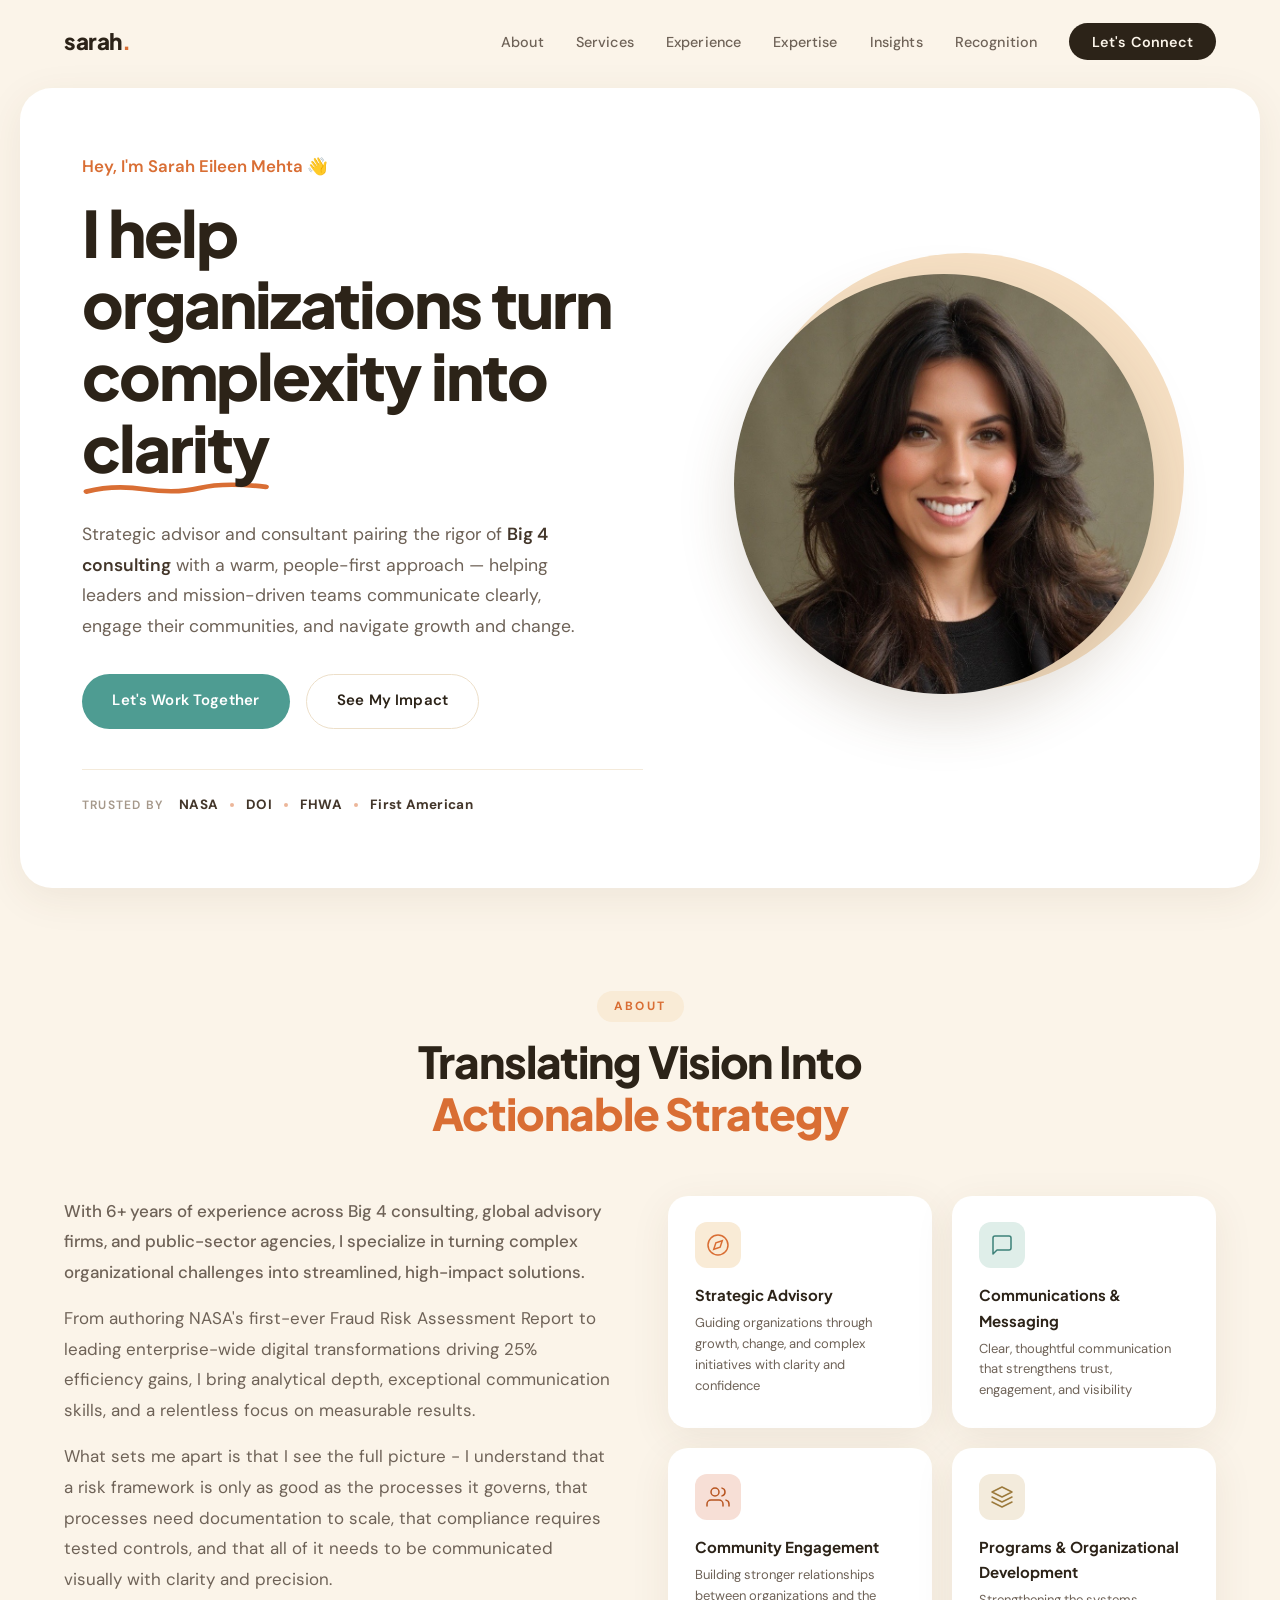
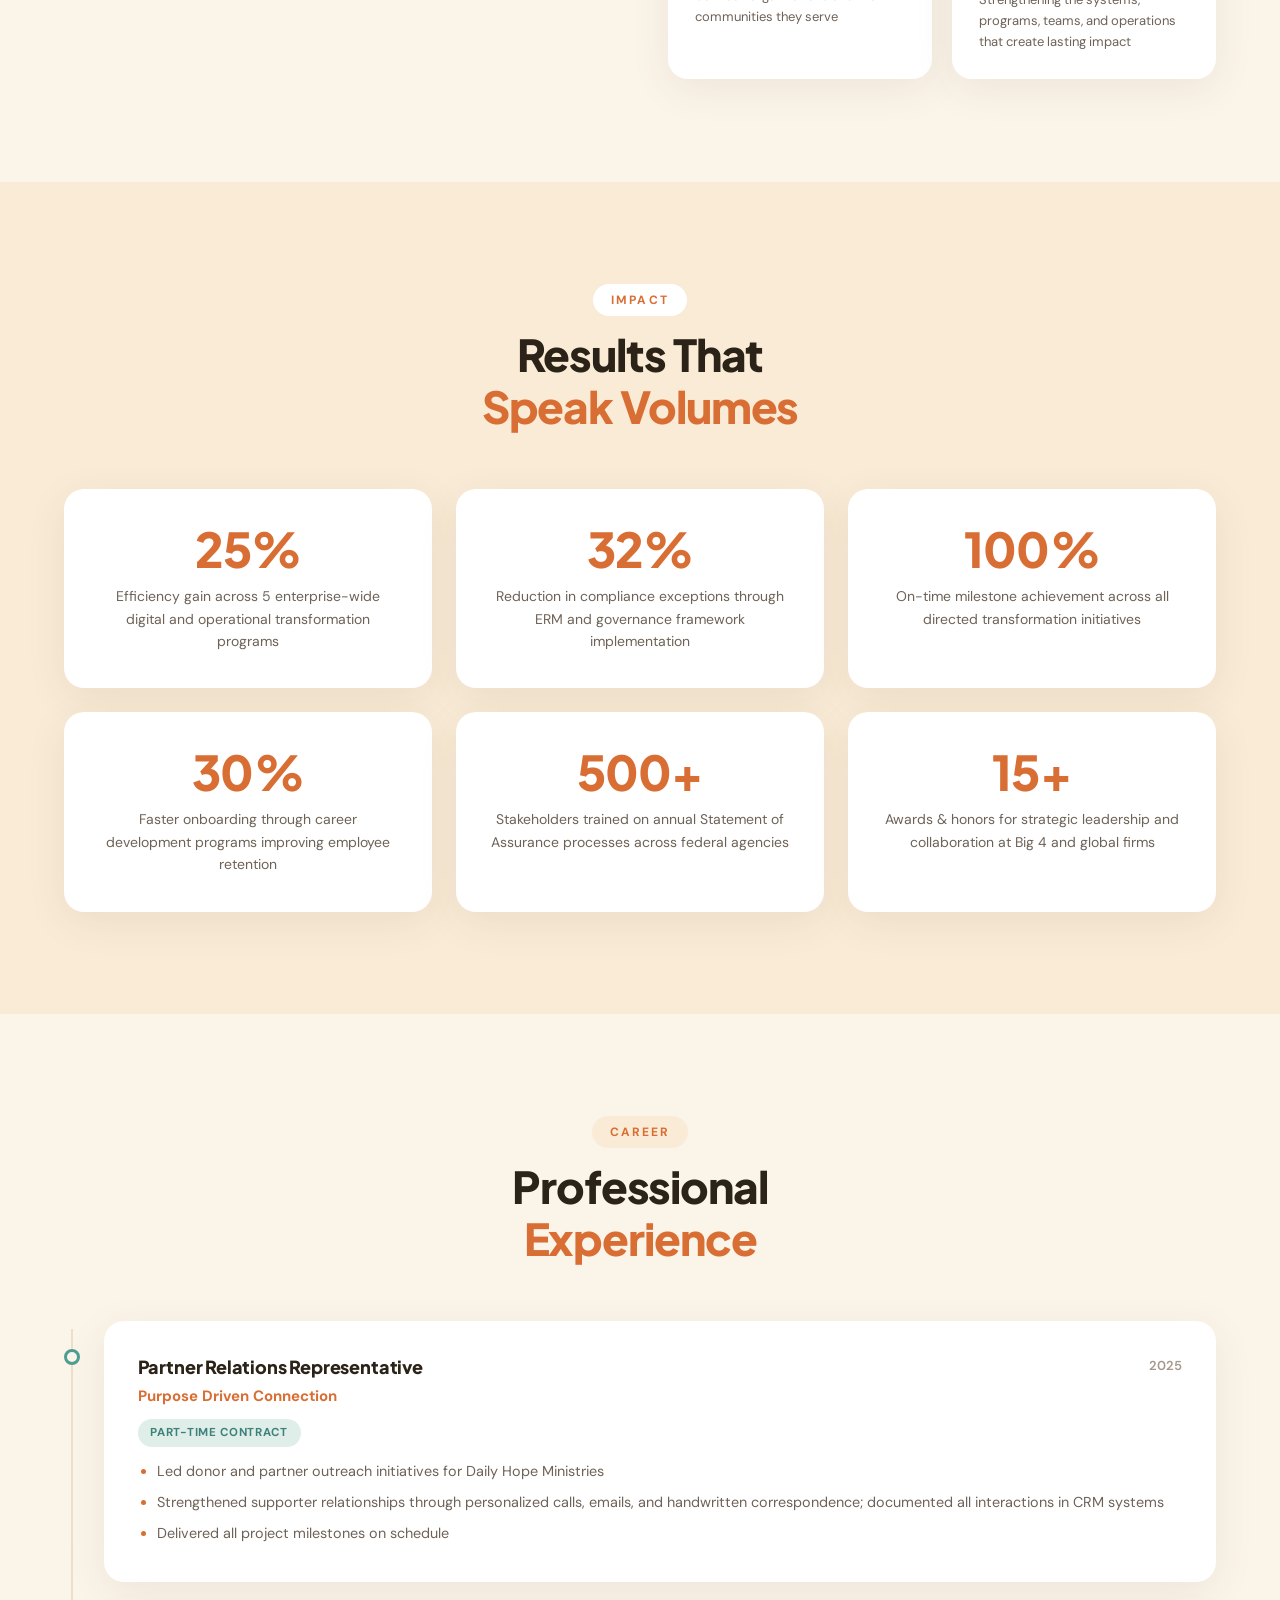
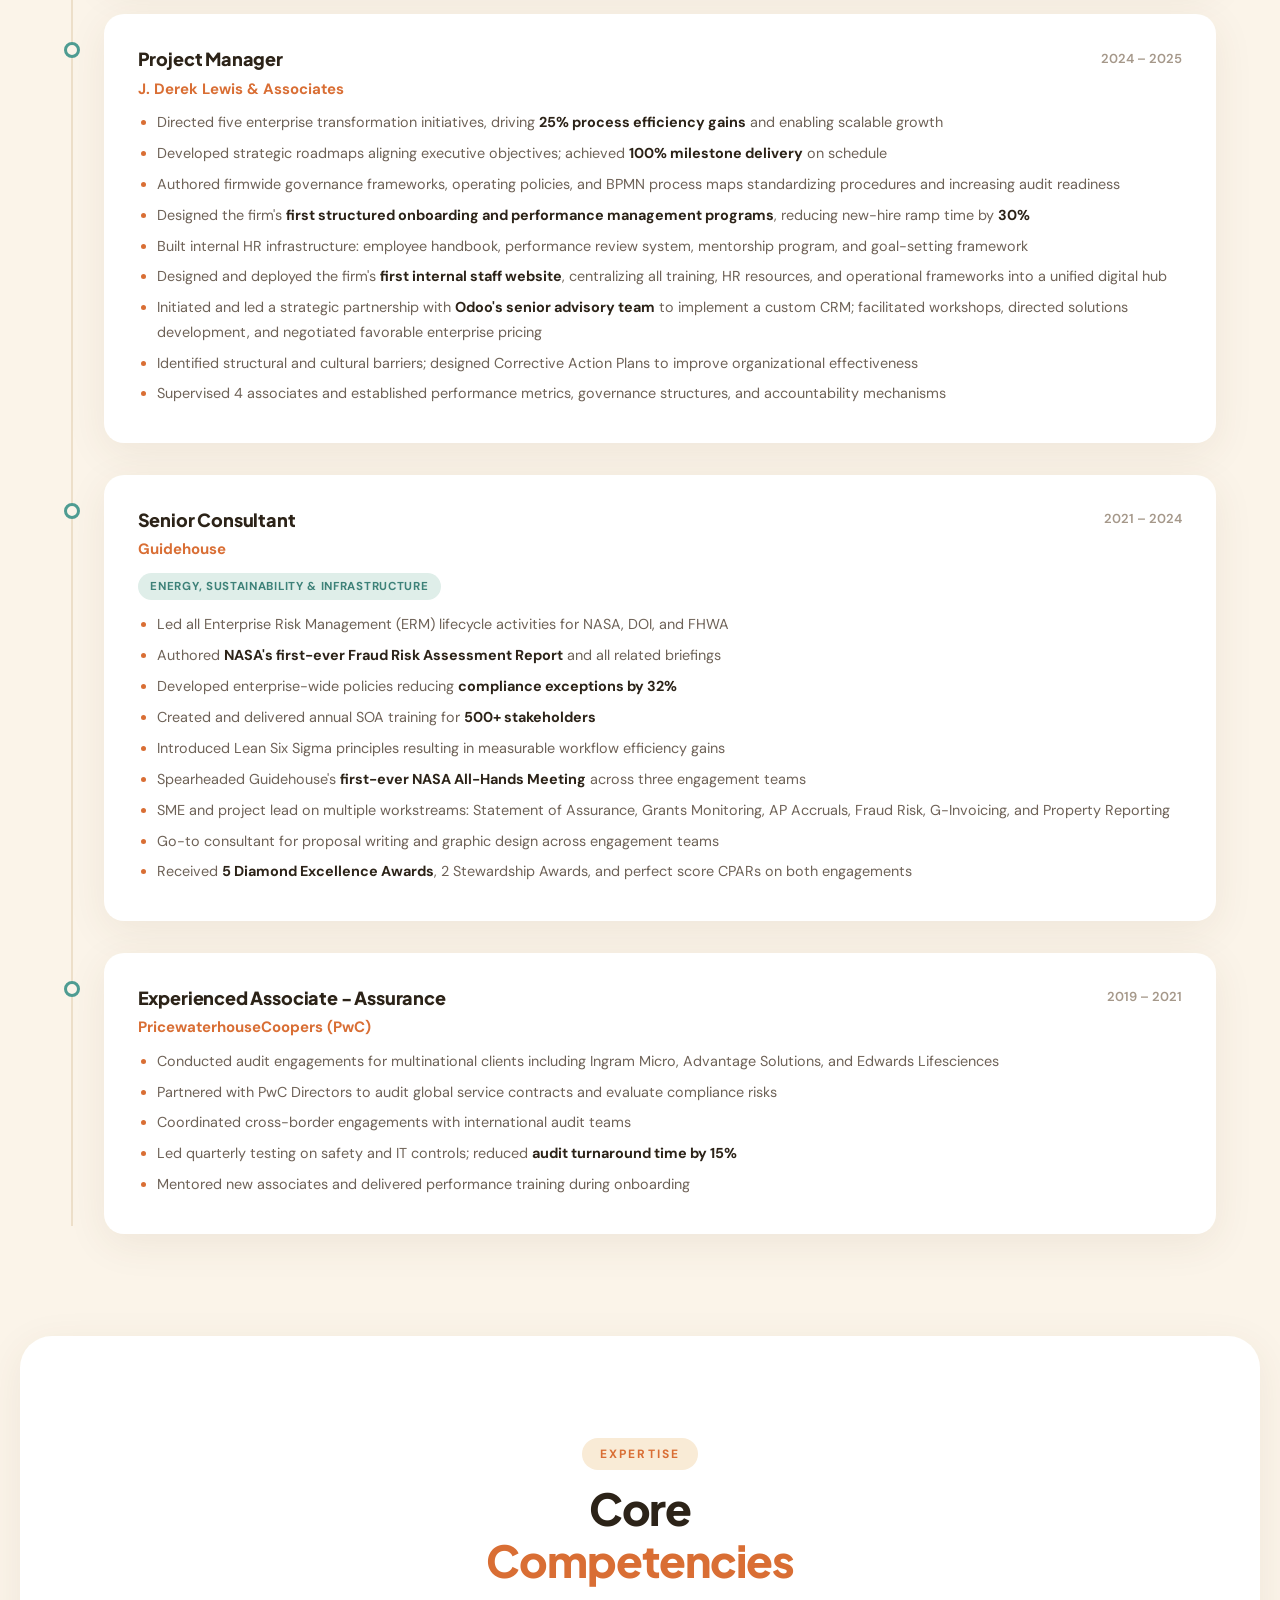
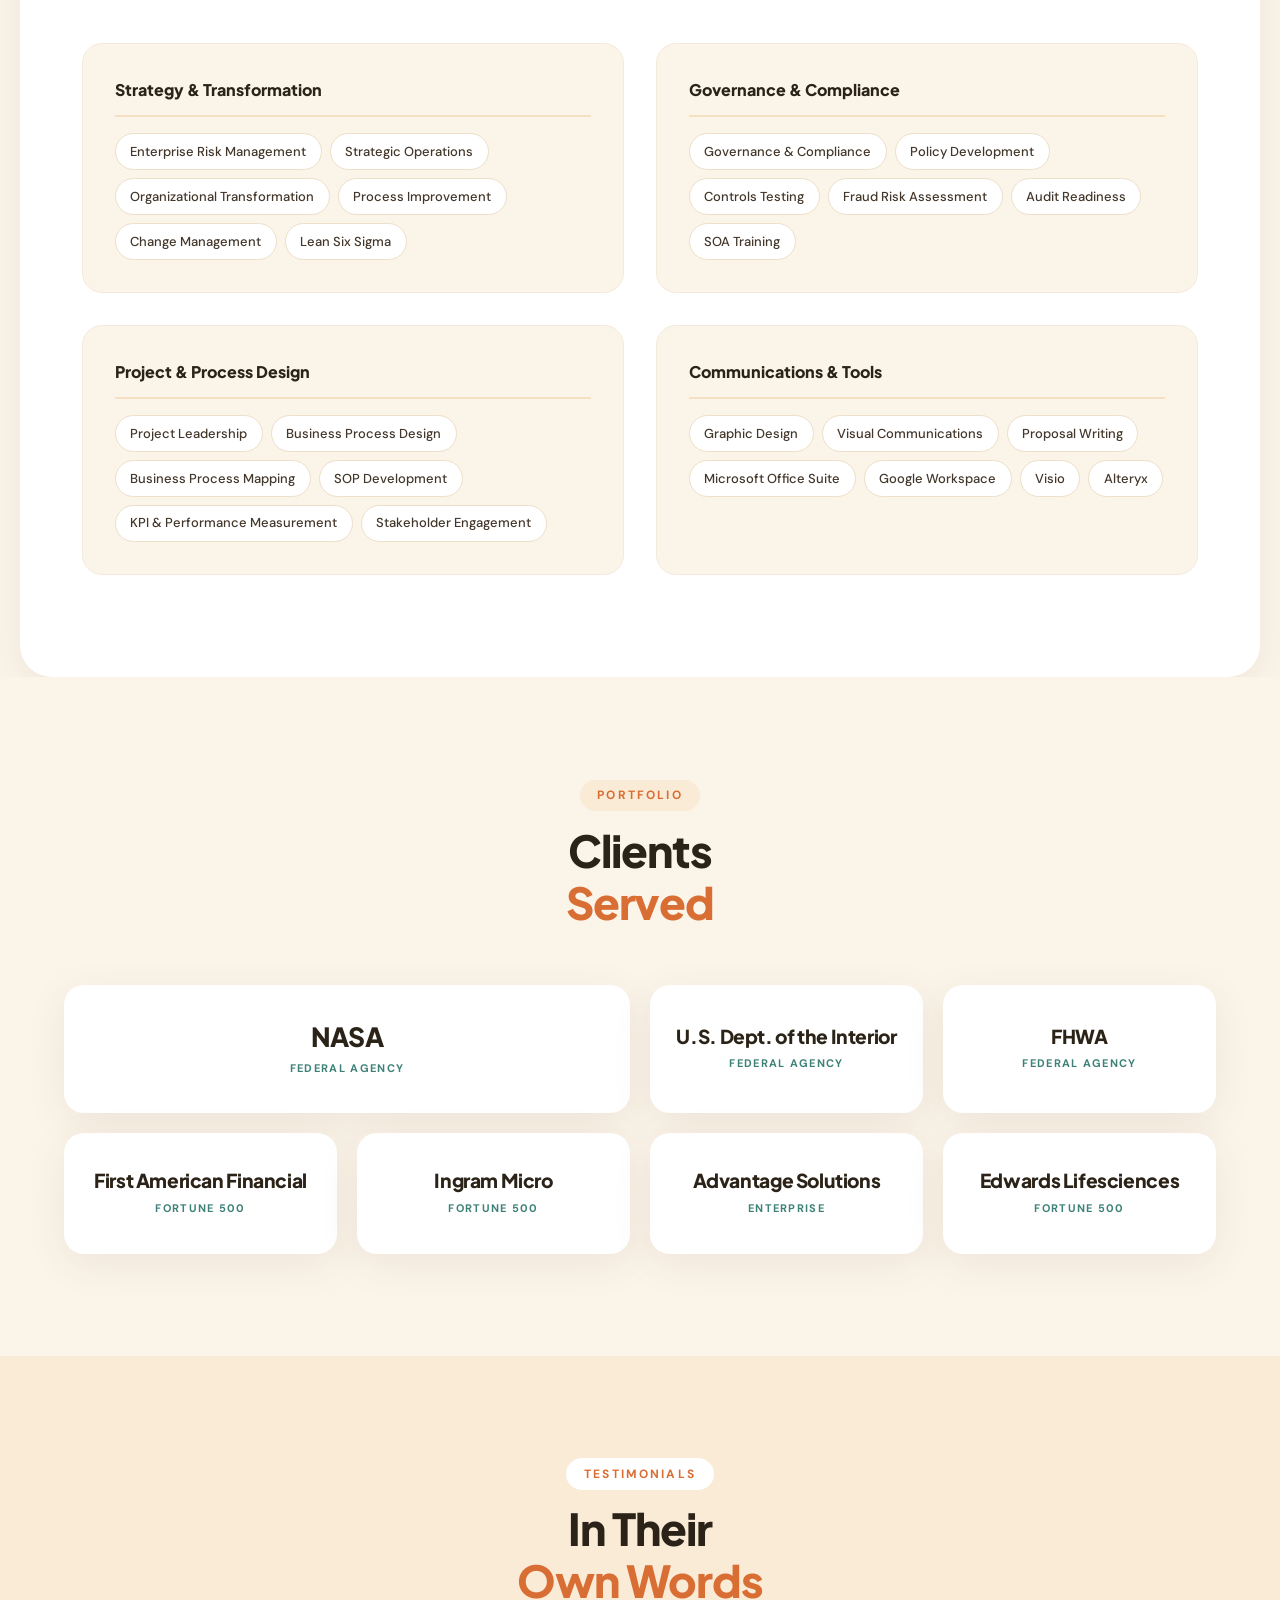
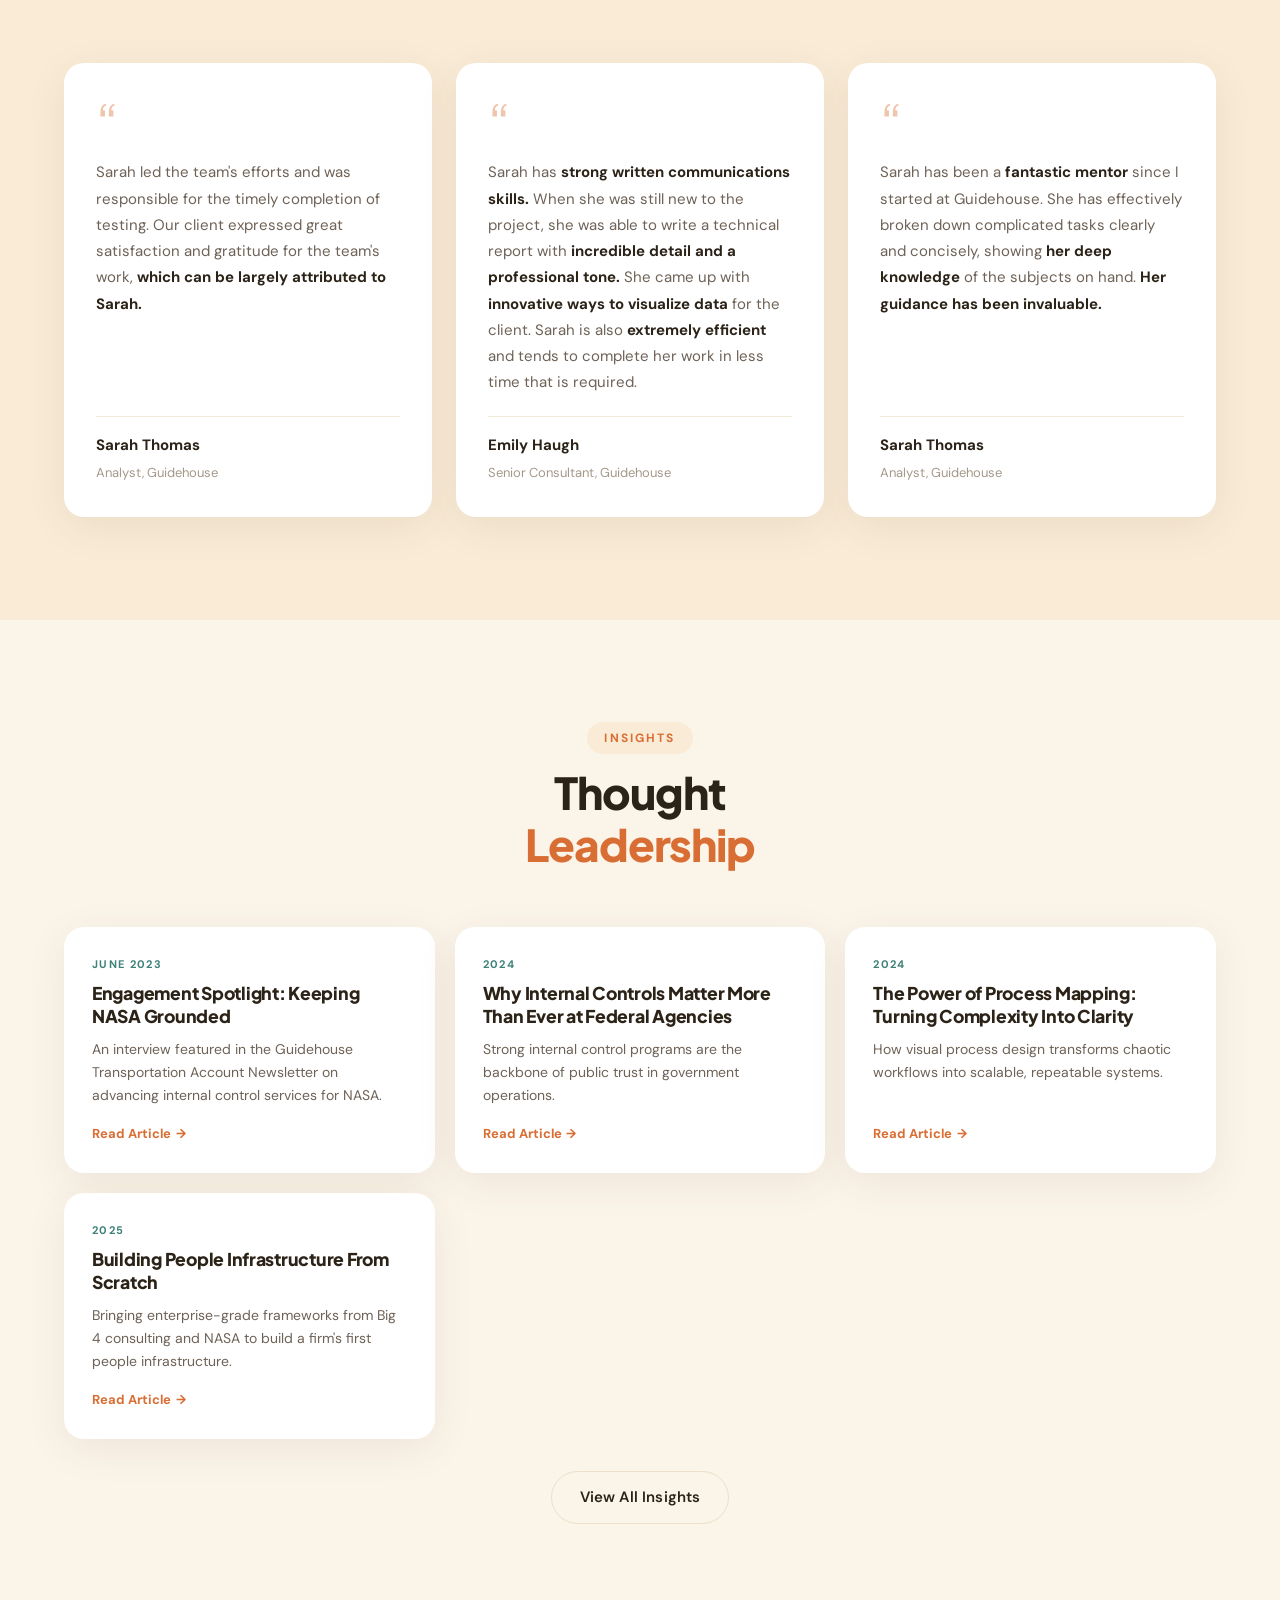
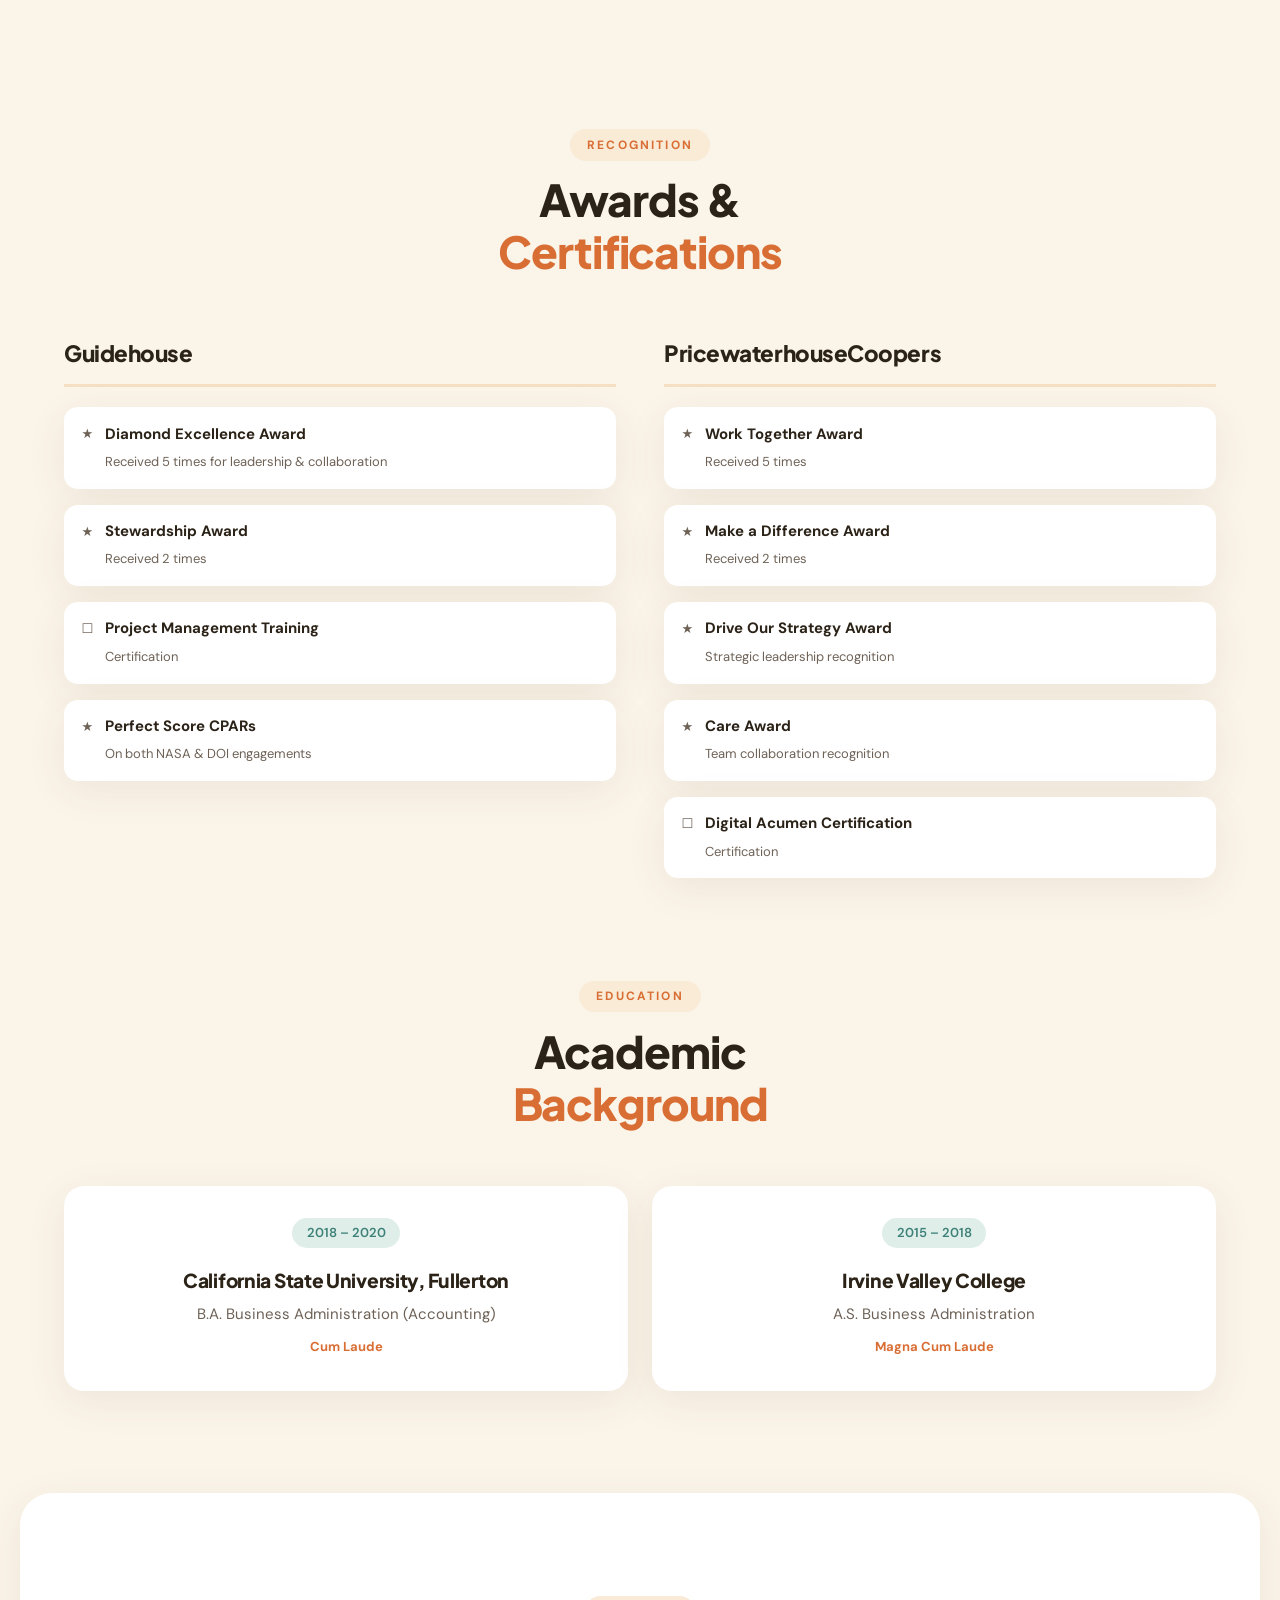
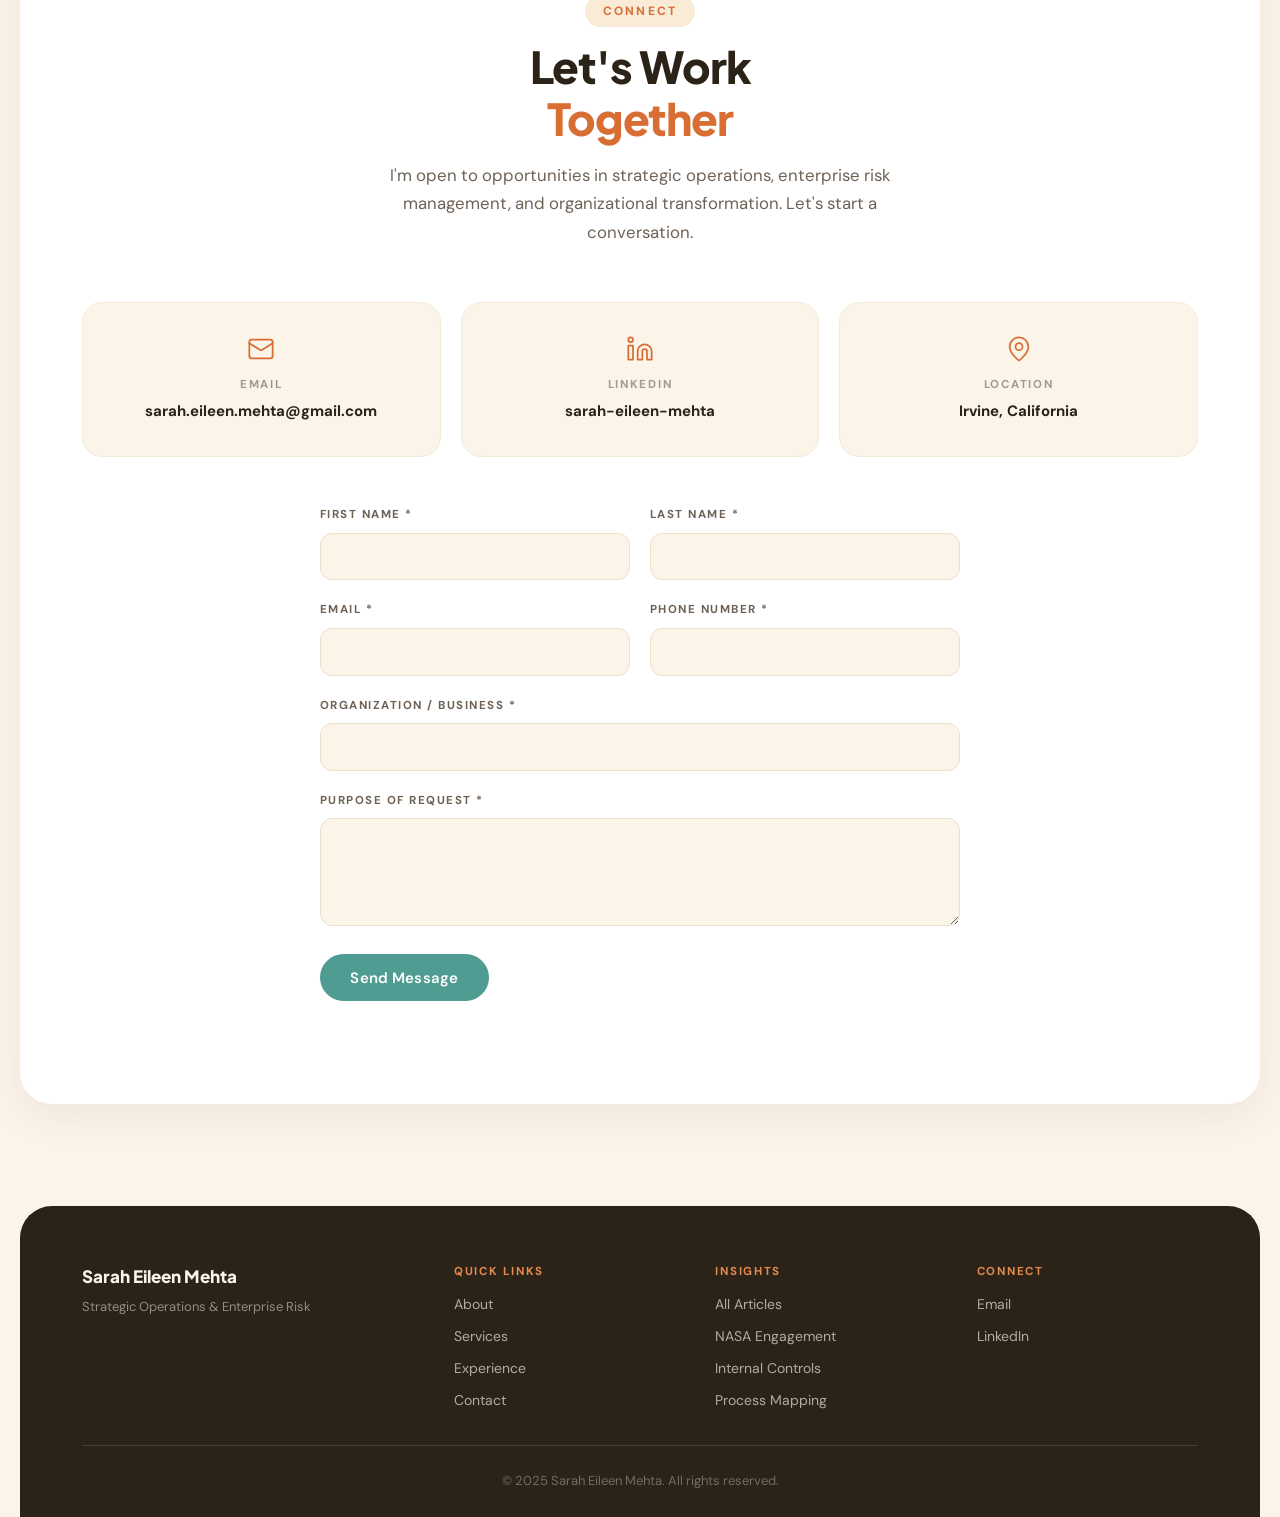
<file: index.html>
<!DOCTYPE html>
<html lang="en">
<head>
    <meta charset="UTF-8">
    <meta name="viewport" content="width=device-width, initial-scale=1.0">
    <title>Sarah Eileen Mehta | Strategic Advisor & Consultant</title>
    <meta name="description" content="Strategic advisor and consultant helping organizations, leaders, and mission-driven teams communicate clearly, engage their communities, and navigate growth and change — backed by Big 4 consulting and federal experience with NASA, DOI, and FHWA.">
    <link rel="preconnect" href="https://fonts.googleapis.com">
    <link rel="preconnect" href="https://fonts.gstatic.com" crossorigin>
    <link href="https://fonts.googleapis.com/css2?family=DM+Sans:wght@400;500;600;700&family=Plus+Jakarta+Sans:wght@500;600;700;800&display=swap" rel="stylesheet">
    <link rel="stylesheet" href="styles.css">
</head>
<body>

<!-- Navigation -->
<nav class="nav" id="nav">
    <div class="nav__container">
        <a href="#hero" class="nav__logo">sarah<span class="nav__logo-accent">.</span></a>
        <button class="nav__toggle" id="navToggle" aria-label="Toggle navigation">
            <span></span><span></span><span></span>
        </button>
        <ul class="nav__links" id="navLinks">
            <li><a href="#about">About</a></li>
            <li><a href="services.html">Services</a></li>
            <li><a href="#experience">Experience</a></li>
            <li><a href="#expertise">Expertise</a></li>
            <li><a href="blog.html">Insights</a></li>
            <li><a href="#recognition">Recognition</a></li>
            <li><a href="contact.html" class="nav__cta">Let's Connect</a></li>
        </ul>
    </div>
</nav>

<!-- Hero -->
<section class="hero" id="hero">
    <div class="hero__container">
        <div class="hero__content">
            <p class="hero__label">Hey, I'm Sarah Eileen Mehta 👋</p>
            <h1 class="hero__title">I help organizations turn complexity into <span class="hero__title-accent">clarity</span></h1>
            <p class="hero__subtitle">Strategic advisor and consultant pairing the rigor of <em>Big 4 consulting</em> with a warm, people-first approach — helping leaders and mission-driven teams communicate clearly, engage their communities, and navigate growth and change.</p>
            <div class="hero__actions">
                <a href="contact.html" class="btn btn--primary">Let's Work Together</a>
                <a href="#impact" class="btn btn--ghost">See My Impact</a>
            </div>
            <div class="hero__clients-bar">
                <span class="hero__clients-label">Trusted by</span>
                <span class="hero__client">NASA</span>
                <span class="hero__client-dot"></span>
                <span class="hero__client">DOI</span>
                <span class="hero__client-dot"></span>
                <span class="hero__client">FHWA</span>
                <span class="hero__client-dot"></span>
                <span class="hero__client">First American</span>
            </div>
        </div>
        <div class="hero__image-col">
            <div class="hero__image-wrapper">
                <img src="headshot/Headshot Profile.jpeg" alt="Sarah Eileen Mehta - Strategic Operations &amp; Enterprise Risk Leader" class="hero__image" width="480" height="480" loading="eager">
                <div class="hero__image-frame"></div>
            </div>
        </div>
    </div>
</section>

<!-- About -->
<section class="section about" id="about">
    <div class="container">
        <div class="section__header fade-in">
            <span class="section__label">About</span>
            <h2 class="section__title">Translating Vision Into<br><span class="accent">Actionable Strategy</span></h2>
        </div>
        <div class="about__grid">
            <div class="about__text fade-in">
                <p class="about__lead">With 6+ years of experience across Big 4 consulting, global advisory firms, and public-sector agencies, I specialize in turning complex organizational challenges into streamlined, high-impact solutions.</p>
                <p>From authoring NASA's first-ever Fraud Risk Assessment Report to leading enterprise-wide digital transformations driving 25% efficiency gains, I bring analytical depth, exceptional communication skills, and a relentless focus on measurable results.</p>
                <p>What sets me apart is that I see the full picture - I understand that a risk framework is only as good as the processes it governs, that processes need documentation to scale, that compliance requires tested controls, and that all of it needs to be communicated visually with clarity and precision.</p>
            </div>
            <div class="about__services fade-in">
                <div class="service-card">
                    <div class="service-card__icon">
                        <svg width="24" height="24" viewBox="0 0 24 24" fill="none" stroke="currentColor" stroke-width="1.5"><circle cx="12" cy="12" r="10"/><polygon points="16.24 7.76 14.12 14.12 7.76 16.24 9.88 9.88 16.24 7.76"/></svg>
                    </div>
                    <h3>Strategic Advisory</h3>
                    <p>Guiding organizations through growth, change, and complex initiatives with clarity and confidence</p>
                </div>
                <div class="service-card">
                    <div class="service-card__icon">
                        <svg width="24" height="24" viewBox="0 0 24 24" fill="none" stroke="currentColor" stroke-width="1.5" stroke-linecap="round" stroke-linejoin="round"><path d="M21 15a2 2 0 0 1-2 2H7l-4 4V5a2 2 0 0 1 2-2h14a2 2 0 0 1 2 2z"/></svg>
                    </div>
                    <h3>Communications & Messaging</h3>
                    <p>Clear, thoughtful communication that strengthens trust, engagement, and visibility</p>
                </div>
                <div class="service-card">
                    <div class="service-card__icon">
                        <svg width="24" height="24" viewBox="0 0 24 24" fill="none" stroke="currentColor" stroke-width="1.5" stroke-linecap="round" stroke-linejoin="round"><path d="M17 21v-2a4 4 0 0 0-4-4H5a4 4 0 0 0-4 4v2"/><circle cx="9" cy="7" r="4"/><path d="M23 21v-2a4 4 0 0 0-3-3.87"/><path d="M16 3.13a4 4 0 0 1 0 7.75"/></svg>
                    </div>
                    <h3>Community Engagement</h3>
                    <p>Building stronger relationships between organizations and the communities they serve</p>
                </div>
                <div class="service-card">
                    <div class="service-card__icon">
                        <svg width="24" height="24" viewBox="0 0 24 24" fill="none" stroke="currentColor" stroke-width="1.5" stroke-linecap="round" stroke-linejoin="round"><polygon points="12 2 2 7 12 12 22 7 12 2"/><polyline points="2 17 12 22 22 17"/><polyline points="2 12 12 17 22 12"/></svg>
                    </div>
                    <h3>Programs & Organizational Development</h3>
                    <p>Strengthening the systems, programs, teams, and operations that create lasting impact</p>
                </div>
            </div>
        </div>
    </div>
</section>

<!-- Impact / Metrics -->
<section class="section impact" id="impact">
    <div class="container">
        <div class="section__header fade-in">
            <span class="section__label">Impact</span>
            <h2 class="section__title">Results That<br><span class="accent">Speak Volumes</span></h2>
        </div>
        <div class="impact__grid">
            <div class="impact__card fade-in">
                <div class="impact__number" data-target="25" data-suffix="%">0%</div>
                <p class="impact__desc">Efficiency gain across 5 enterprise-wide digital and operational transformation programs</p>
            </div>
            <div class="impact__card fade-in">
                <div class="impact__number" data-target="32" data-suffix="%">0%</div>
                <p class="impact__desc">Reduction in compliance exceptions through ERM and governance framework implementation</p>
            </div>
            <div class="impact__card fade-in">
                <div class="impact__number" data-target="100" data-suffix="%">0%</div>
                <p class="impact__desc">On-time milestone achievement across all directed transformation initiatives</p>
            </div>
            <div class="impact__card fade-in">
                <div class="impact__number" data-target="30" data-suffix="%">0%</div>
                <p class="impact__desc">Faster onboarding through career development programs improving employee retention</p>
            </div>
            <div class="impact__card fade-in">
                <div class="impact__number" data-target="500" data-suffix="+">0</div>
                <p class="impact__desc">Stakeholders trained on annual Statement of Assurance processes across federal agencies</p>
            </div>
            <div class="impact__card fade-in">
                <div class="impact__number" data-target="15" data-suffix="+">0</div>
                <p class="impact__desc">Awards &amp; honors for strategic leadership and collaboration at Big 4 and global firms</p>
            </div>
        </div>
    </div>
</section>

<!-- Experience -->
<section class="section experience" id="experience">
    <div class="container">
        <div class="section__header fade-in">
            <span class="section__label">Career</span>
            <h2 class="section__title">Professional<br><span class="accent">Experience</span></h2>
        </div>

        <div class="timeline">
            <!-- Purpose Driven Connection -->
            <div class="timeline__item fade-in">
                <div class="timeline__marker"></div>
                <div class="timeline__card">
                    <div class="timeline__top">
                        <div>
                            <h3 class="timeline__role">Partner Relations Representative</h3>
                            <p class="timeline__company">Purpose Driven Connection</p>
                        </div>
                        <span class="timeline__date">2025</span>
                    </div>
                    <span class="timeline__badge">Part-Time Contract</span>
                    <ul class="timeline__list">
                        <li>Led donor and partner outreach initiatives for Daily Hope Ministries</li>
                        <li>Strengthened supporter relationships through personalized calls, emails, and handwritten correspondence; documented all interactions in CRM systems</li>
                        <li>Delivered all project milestones on schedule</li>
                    </ul>
                </div>
            </div>

            <!-- J. Derek Lewis -->
            <div class="timeline__item fade-in">
                <div class="timeline__marker"></div>
                <div class="timeline__card">
                    <div class="timeline__top">
                        <div>
                            <h3 class="timeline__role">Project Manager</h3>
                            <p class="timeline__company">J. Derek Lewis &amp; Associates</p>
                        </div>
                        <span class="timeline__date">2024 &ndash; 2025</span>
                    </div>
                    <ul class="timeline__list">
                        <li>Directed five enterprise transformation initiatives, driving <strong>25% process efficiency gains</strong> and enabling scalable growth</li>
                        <li>Developed strategic roadmaps aligning executive objectives; achieved <strong>100% milestone delivery</strong> on schedule</li>
                        <li>Authored firmwide governance frameworks, operating policies, and BPMN process maps standardizing procedures and increasing audit readiness</li>
                        <li>Designed the firm's <strong>first structured onboarding and performance management programs</strong>, reducing new-hire ramp time by <strong>30%</strong></li>
                        <li>Built internal HR infrastructure: employee handbook, performance review system, mentorship program, and goal-setting framework</li>
                        <li>Designed and deployed the firm's <strong>first internal staff website</strong>, centralizing all training, HR resources, and operational frameworks into a unified digital hub</li>
                        <li>Initiated and led a strategic partnership with <strong>Odoo's senior advisory team</strong> to implement a custom CRM; facilitated workshops, directed solutions development, and negotiated favorable enterprise pricing</li>
                        <li>Identified structural and cultural barriers; designed Corrective Action Plans to improve organizational effectiveness</li>
                        <li>Supervised 4 associates and established performance metrics, governance structures, and accountability mechanisms</li>
                    </ul>
                </div>
            </div>

            <!-- Guidehouse -->
            <div class="timeline__item fade-in">
                <div class="timeline__marker"></div>
                <div class="timeline__card">
                    <div class="timeline__top">
                        <div>
                            <h3 class="timeline__role">Senior Consultant</h3>
                            <p class="timeline__company">Guidehouse</p>
                        </div>
                        <span class="timeline__date">2021 &ndash; 2024</span>
                    </div>
                    <span class="timeline__badge">Energy, Sustainability &amp; Infrastructure</span>
                    <ul class="timeline__list">
                        <li>Led all Enterprise Risk Management (ERM) lifecycle activities for NASA, DOI, and FHWA</li>
                        <li>Authored <strong>NASA's first-ever Fraud Risk Assessment Report</strong> and all related briefings</li>
                        <li>Developed enterprise-wide policies reducing <strong>compliance exceptions by 32%</strong></li>
                        <li>Created and delivered annual SOA training for <strong>500+ stakeholders</strong></li>
                        <li>Introduced Lean Six Sigma principles resulting in measurable workflow efficiency gains</li>
                        <li>Spearheaded Guidehouse's <strong>first-ever NASA All-Hands Meeting</strong> across three engagement teams</li>
                        <li>SME and project lead on multiple workstreams: Statement of Assurance, Grants Monitoring, AP Accruals, Fraud Risk, G-Invoicing, and Property Reporting</li>
                        <li>Go-to consultant for proposal writing and graphic design across engagement teams</li>
                        <li>Received <strong>5 Diamond Excellence Awards</strong>, 2 Stewardship Awards, and perfect score CPARs on both engagements</li>
                    </ul>
                </div>
            </div>

            <!-- PwC -->
            <div class="timeline__item fade-in">
                <div class="timeline__marker"></div>
                <div class="timeline__card">
                    <div class="timeline__top">
                        <div>
                            <h3 class="timeline__role">Experienced Associate - Assurance</h3>
                            <p class="timeline__company">PricewaterhouseCoopers (PwC)</p>
                        </div>
                        <span class="timeline__date">2019 &ndash; 2021</span>
                    </div>
                    <ul class="timeline__list">
                        <li>Conducted audit engagements for multinational clients including Ingram Micro, Advantage Solutions, and Edwards Lifesciences</li>
                        <li>Partnered with PwC Directors to audit global service contracts and evaluate compliance risks</li>
                        <li>Coordinated cross-border engagements with international audit teams</li>
                        <li>Led quarterly testing on safety and IT controls; reduced <strong>audit turnaround time by 15%</strong></li>
                        <li>Mentored new associates and delivered performance training during onboarding</li>
                    </ul>
                </div>
            </div>
        </div>
    </div>
</section>

<!-- Expertise -->
<section class="section expertise" id="expertise">
    <div class="container">
        <div class="section__header fade-in">
            <span class="section__label">Expertise</span>
            <h2 class="section__title">Core<br><span class="accent">Competencies</span></h2>
        </div>
        <div class="expertise__grid">
            <div class="expertise__group fade-in">
                <h3 class="expertise__group-title">Strategy &amp; Transformation</h3>
                <div class="tags">
                    <span class="tag">Enterprise Risk Management</span>
                    <span class="tag">Strategic Operations</span>
                    <span class="tag">Organizational Transformation</span>
                    <span class="tag">Process Improvement</span>
                    <span class="tag">Change Management</span>
                    <span class="tag">Lean Six Sigma</span>
                </div>
            </div>
            <div class="expertise__group fade-in">
                <h3 class="expertise__group-title">Governance &amp; Compliance</h3>
                <div class="tags">
                    <span class="tag">Governance &amp; Compliance</span>
                    <span class="tag">Policy Development</span>
                    <span class="tag">Controls Testing</span>
                    <span class="tag">Fraud Risk Assessment</span>
                    <span class="tag">Audit Readiness</span>
                    <span class="tag">SOA Training</span>
                </div>
            </div>
            <div class="expertise__group fade-in">
                <h3 class="expertise__group-title">Project &amp; Process Design</h3>
                <div class="tags">
                    <span class="tag">Project Leadership</span>
                    <span class="tag">Business Process Design</span>
                    <span class="tag">Business Process Mapping</span>
                    <span class="tag">SOP Development</span>
                    <span class="tag">KPI &amp; Performance Measurement</span>
                    <span class="tag">Stakeholder Engagement</span>
                </div>
            </div>
            <div class="expertise__group fade-in">
                <h3 class="expertise__group-title">Communications &amp; Tools</h3>
                <div class="tags">
                    <span class="tag">Graphic Design</span>
                    <span class="tag">Visual Communications</span>
                    <span class="tag">Proposal Writing</span>
                    <span class="tag">Microsoft Office Suite</span>
                    <span class="tag">Google Workspace</span>
                    <span class="tag">Visio</span>
                    <span class="tag">Alteryx</span>
                </div>
            </div>
        </div>
    </div>
</section>

<!-- Clients -->
<section class="section clients" id="clients">
    <div class="container">
        <div class="section__header fade-in">
            <span class="section__label">Portfolio</span>
            <h2 class="section__title">Clients<br><span class="accent">Served</span></h2>
        </div>
        <div class="clients__grid fade-in">
            <div class="client-logo">
                <span class="client-logo__name">NASA</span>
                <span class="client-logo__type">Federal Agency</span>
            </div>
            <div class="client-logo">
                <span class="client-logo__name">U.S. Dept. of the Interior</span>
                <span class="client-logo__type">Federal Agency</span>
            </div>
            <div class="client-logo">
                <span class="client-logo__name">FHWA</span>
                <span class="client-logo__type">Federal Agency</span>
            </div>
            <div class="client-logo">
                <span class="client-logo__name">First American Financial</span>
                <span class="client-logo__type">Fortune 500</span>
            </div>
            <div class="client-logo">
                <span class="client-logo__name">Ingram Micro</span>
                <span class="client-logo__type">Fortune 500</span>
            </div>
            <div class="client-logo">
                <span class="client-logo__name">Advantage Solutions</span>
                <span class="client-logo__type">Enterprise</span>
            </div>
            <div class="client-logo">
                <span class="client-logo__name">Edwards Lifesciences</span>
                <span class="client-logo__type">Fortune 500</span>
            </div>
        </div>
    </div>
</section>

<!-- Testimonials -->
<section class="section testimonials">
    <div class="container">
        <div class="section__header fade-in">
            <span class="section__label">Testimonials</span>
            <h2 class="section__title">In Their<br><span class="accent">Own Words</span></h2>
        </div>
        <div class="testimonials__grid">
            <blockquote class="testimonial fade-in">
                <div class="testimonial__icon">&ldquo;</div>
                <p class="testimonial__text">Sarah led the team's efforts and was responsible for the timely completion of testing. Our client expressed great satisfaction and gratitude for the team's work, <strong>which can be largely attributed to Sarah.</strong></p>
                <footer class="testimonial__footer">
                    <cite class="testimonial__author">Sarah Thomas</cite>
                    <span class="testimonial__role">Analyst, Guidehouse</span>
                </footer>
            </blockquote>
            <blockquote class="testimonial fade-in">
                <div class="testimonial__icon">&ldquo;</div>
                <p class="testimonial__text">Sarah has <strong>strong written communications skills.</strong> When she was still new to the project, she was able to write a technical report with <strong>incredible detail and a professional tone.</strong> She came up with <strong>innovative ways to visualize data</strong> for the client. Sarah is also <strong>extremely efficient</strong> and tends to complete her work in less time that is required.</p>
                <footer class="testimonial__footer">
                    <cite class="testimonial__author">Emily Haugh</cite>
                    <span class="testimonial__role">Senior Consultant, Guidehouse</span>
                </footer>
            </blockquote>
            <blockquote class="testimonial fade-in">
                <div class="testimonial__icon">&ldquo;</div>
                <p class="testimonial__text">Sarah has been a <strong>fantastic mentor</strong> since I started at Guidehouse. She has effectively broken down complicated tasks clearly and concisely, showing <strong>her deep knowledge</strong> of the subjects on hand. <strong>Her guidance has been invaluable.</strong></p>
                <footer class="testimonial__footer">
                    <cite class="testimonial__author">Sarah Thomas</cite>
                    <span class="testimonial__role">Analyst, Guidehouse</span>
                </footer>
            </blockquote>
        </div>
    </div>
</section>

<!-- Insights Preview -->
<section class="section insights-preview" id="insights">
    <div class="container">
        <div class="section__header fade-in">
            <span class="section__label">Insights</span>
            <h2 class="section__title">Thought<br><span class="accent">Leadership</span></h2>
        </div>
        <div class="insights__grid">
            <a href="blog/nasa-engagement-spotlight.html" class="insight-card fade-in">
                <span class="insight-card__date">June 2023</span>
                <h3 class="insight-card__title">Engagement Spotlight: Keeping NASA Grounded</h3>
                <p class="insight-card__excerpt">An interview featured in the Guidehouse Transportation Account Newsletter on advancing internal control services for NASA.</p>
                <span class="insight-card__link">Read Article</span>
            </a>
            <a href="blog/internal-controls-federal-agencies.html" class="insight-card fade-in">
                <span class="insight-card__date">2024</span>
                <h3 class="insight-card__title">Why Internal Controls Matter More Than Ever at Federal Agencies</h3>
                <p class="insight-card__excerpt">Strong internal control programs are the backbone of public trust in government operations.</p>
                <span class="insight-card__link">Read Article</span>
            </a>
            <a href="blog/power-of-process-mapping.html" class="insight-card fade-in">
                <span class="insight-card__date">2024</span>
                <h3 class="insight-card__title">The Power of Process Mapping: Turning Complexity Into Clarity</h3>
                <p class="insight-card__excerpt">How visual process design transforms chaotic workflows into scalable, repeatable systems.</p>
                <span class="insight-card__link">Read Article</span>
            </a>
            <a href="blog/building-people-infrastructure.html" class="insight-card fade-in">
                <span class="insight-card__date">2025</span>
                <h3 class="insight-card__title">Building People Infrastructure From Scratch</h3>
                <p class="insight-card__excerpt">Bringing enterprise-grade frameworks from Big 4 consulting and NASA to build a firm's first people infrastructure.</p>
                <span class="insight-card__link">Read Article</span>
            </a>
        </div>
        <div class="insights__cta fade-in">
            <a href="blog.html" class="btn btn--ghost-dark">View All Insights</a>
        </div>
    </div>
</section>

<!-- Recognition -->
<section class="section recognition" id="recognition">
    <div class="container">
        <div class="section__header fade-in">
            <span class="section__label">Recognition</span>
            <h2 class="section__title">Awards &amp;<br><span class="accent">Certifications</span></h2>
        </div>
        <div class="recognition__grid">
            <div class="recognition__col fade-in">
                <h3 class="recognition__org">Guidehouse</h3>
                <ul class="recognition__list">
                    <li class="recognition__item">
                        <span class="recognition__star">&#9733;</span>
                        <div>
                            <strong>Diamond Excellence Award</strong>
                            <span>Received 5 times for leadership &amp; collaboration</span>
                        </div>
                    </li>
                    <li class="recognition__item">
                        <span class="recognition__star">&#9733;</span>
                        <div>
                            <strong>Stewardship Award</strong>
                            <span>Received 2 times</span>
                        </div>
                    </li>
                    <li class="recognition__item">
                        <span class="recognition__cert">&#9744;</span>
                        <div>
                            <strong>Project Management Training</strong>
                            <span>Certification</span>
                        </div>
                    </li>
                    <li class="recognition__item">
                        <span class="recognition__star">&#9733;</span>
                        <div>
                            <strong>Perfect Score CPARs</strong>
                            <span>On both NASA &amp; DOI engagements</span>
                        </div>
                    </li>
                </ul>
            </div>
            <div class="recognition__col fade-in">
                <h3 class="recognition__org">PricewaterhouseCoopers</h3>
                <ul class="recognition__list">
                    <li class="recognition__item">
                        <span class="recognition__star">&#9733;</span>
                        <div>
                            <strong>Work Together Award</strong>
                            <span>Received 5 times</span>
                        </div>
                    </li>
                    <li class="recognition__item">
                        <span class="recognition__star">&#9733;</span>
                        <div>
                            <strong>Make a Difference Award</strong>
                            <span>Received 2 times</span>
                        </div>
                    </li>
                    <li class="recognition__item">
                        <span class="recognition__star">&#9733;</span>
                        <div>
                            <strong>Drive Our Strategy Award</strong>
                            <span>Strategic leadership recognition</span>
                        </div>
                    </li>
                    <li class="recognition__item">
                        <span class="recognition__star">&#9733;</span>
                        <div>
                            <strong>Care Award</strong>
                            <span>Team collaboration recognition</span>
                        </div>
                    </li>
                    <li class="recognition__item">
                        <span class="recognition__cert">&#9744;</span>
                        <div>
                            <strong>Digital Acumen Certification</strong>
                            <span>Certification</span>
                        </div>
                    </li>
                </ul>
            </div>
        </div>
    </div>
</section>

<!-- Education -->
<section class="section education" id="education">
    <div class="container">
        <div class="section__header fade-in">
            <span class="section__label">Education</span>
            <h2 class="section__title">Academic<br><span class="accent">Background</span></h2>
        </div>
        <div class="education__grid">
            <div class="education__card fade-in">
                <span class="education__year">2018 &ndash; 2020</span>
                <h3 class="education__school">California State University, Fullerton</h3>
                <p class="education__degree">B.A. Business Administration (Accounting)</p>
                <span class="education__honors">Cum Laude</span>
            </div>
            <div class="education__card fade-in">
                <span class="education__year">2015 &ndash; 2018</span>
                <h3 class="education__school">Irvine Valley College</h3>
                <p class="education__degree">A.S. Business Administration</p>
                <span class="education__honors">Magna Cum Laude</span>
            </div>
        </div>
    </div>
</section>

<!-- Contact -->
<section class="section contact" id="contact">
    <div class="container">
        <div class="section__header fade-in">
            <span class="section__label">Connect</span>
            <h2 class="section__title">Let's Work<br><span class="accent">Together</span></h2>
            <p class="section__subtitle">I'm open to opportunities in strategic operations, enterprise risk management, and organizational transformation. Let's start a conversation.</p>
        </div>
        <div class="contact__grid fade-in">
            <a href="mailto:sarah.eileen.mehta@gmail.com" class="contact__card">
                <div class="contact__icon">
                    <svg width="28" height="28" viewBox="0 0 24 24" fill="none" stroke="currentColor" stroke-width="1.5" stroke-linecap="round" stroke-linejoin="round"><rect x="2" y="4" width="20" height="16" rx="2"/><path d="m22 7-8.97 5.7a1.94 1.94 0 0 1-2.06 0L2 7"/></svg>
                </div>
                <span class="contact__label">Email</span>
                <span class="contact__value">sarah.eileen.mehta@gmail.com</span>
            </a>
            <a href="https://linkedin.com/in/sarah-eileen-mehta" target="_blank" rel="noopener noreferrer" class="contact__card">
                <div class="contact__icon">
                    <svg width="28" height="28" viewBox="0 0 24 24" fill="none" stroke="currentColor" stroke-width="1.5" stroke-linecap="round" stroke-linejoin="round"><path d="M16 8a6 6 0 0 1 6 6v7h-4v-7a2 2 0 0 0-4 0v7h-4v-7a6 6 0 0 1 6-6z"/><rect x="2" y="9" width="4" height="12"/><circle cx="4" cy="4" r="2"/></svg>
                </div>
                <span class="contact__label">LinkedIn</span>
                <span class="contact__value">sarah-eileen-mehta</span>
            </a>
            <div class="contact__card">
                <div class="contact__icon">
                    <svg width="28" height="28" viewBox="0 0 24 24" fill="none" stroke="currentColor" stroke-width="1.5" stroke-linecap="round" stroke-linejoin="round"><path d="M20 10c0 6-8 12-8 12s-8-6-8-12a8 8 0 0 1 16 0Z"/><circle cx="12" cy="10" r="3"/></svg>
                </div>
                <span class="contact__label">Location</span>
                <span class="contact__value">Irvine, California</span>
            </div>
        </div>
        <form class="contact__form fade-in" id="contactForm">
            <input type="text" name="website" tabindex="-1" autocomplete="off" aria-hidden="true" style="position:absolute;left:-9999px;width:1px;height:1px;opacity:0">
            <div class="form__row">
                <div class="form__group">
                    <label for="firstName" class="form__label">First Name *</label>
                    <input type="text" id="firstName" name="firstName" class="form__input" required>
                </div>
                <div class="form__group">
                    <label for="lastName" class="form__label">Last Name *</label>
                    <input type="text" id="lastName" name="lastName" class="form__input" required>
                </div>
            </div>
            <div class="form__row">
                <div class="form__group">
                    <label for="email" class="form__label">Email *</label>
                    <input type="email" id="email" name="email" class="form__input" required>
                </div>
                <div class="form__group">
                    <label for="phone" class="form__label">Phone Number *</label>
                    <input type="tel" id="phone" name="phone" class="form__input" required>
                </div>
            </div>
            <div class="form__group">
                <label for="organization" class="form__label">Organization / Business *</label>
                <input type="text" id="organization" name="organization" class="form__input" required>
            </div>
            <div class="form__group">
                <label for="purpose" class="form__label">Purpose of Request *</label>
                <textarea id="purpose" name="purpose" class="form__input form__textarea" rows="4" required></textarea>
            </div>
            <button type="submit" class="btn btn--primary form__submit">Send Message</button>
        </form>
    </div>
</section>

<!-- Footer -->
<footer class="footer">
    <div class="container">
        <div class="footer__top">
            <div class="footer__brand">
                <span class="footer__name">Sarah Eileen Mehta</span>
                <p class="footer__tagline">Strategic Operations & Enterprise Risk</p>
            </div>
            <div class="footer__nav">
                <span class="footer__nav-title">Quick Links</span>
                <a href="#about">About</a>
                <a href="services.html">Services</a>
                <a href="#experience">Experience</a>
                <a href="contact.html">Contact</a>
            </div>
            <div class="footer__nav">
                <span class="footer__nav-title">Insights</span>
                <a href="blog.html">All Articles</a>
                <a href="blog/nasa-engagement-spotlight.html">NASA Engagement</a>
                <a href="blog/internal-controls-federal-agencies.html">Internal Controls</a>
                <a href="blog/power-of-process-mapping.html">Process Mapping</a>
            </div>
            <div class="footer__nav">
                <span class="footer__nav-title">Connect</span>
                <a href="mailto:sarah.eileen.mehta@gmail.com">Email</a>
                <a href="https://linkedin.com/in/sarah-eileen-mehta" target="_blank" rel="noopener noreferrer">LinkedIn</a>
            </div>
        </div>
        <div class="footer__bottom">
            <span class="footer__copy">&copy; 2025 Sarah Eileen Mehta. All rights reserved.</span>
        </div>
    </div>
</footer>

<script>
/* --- Navbar Scroll --- */
const nav = document.getElementById('nav');
let lastY = 0;
window.addEventListener('scroll', () => {
    const y = window.scrollY;
    nav.classList.toggle('nav--scrolled', y > 60);
    nav.classList.toggle('nav--hidden', y > 400 && y > lastY);
    lastY = y;
}, { passive: true });

/* --- Mobile Toggle --- */
const toggle = document.getElementById('navToggle');
const links = document.getElementById('navLinks');
toggle.addEventListener('click', () => {
    links.classList.toggle('nav__links--open');
    toggle.classList.toggle('nav__toggle--active');
});
document.querySelectorAll('.nav__links a').forEach(a => {
    a.addEventListener('click', () => {
        links.classList.remove('nav__links--open');
        toggle.classList.remove('nav__toggle--active');
    });
});

/* --- Smooth Scroll --- */
document.querySelectorAll('a[href^="#"]').forEach(a => {
    a.addEventListener('click', e => {
        e.preventDefault();
        const t = document.querySelector(a.getAttribute('href'));
        if (t) window.scrollTo({ top: t.offsetTop - 72, behavior: 'smooth' });
    });
});

/* --- Fade-In Observer --- */
const fadeEls = document.querySelectorAll('.fade-in');
const fadeObs = new IntersectionObserver((entries) => {
    entries.forEach(e => { if (e.isIntersecting) { e.target.classList.add('visible'); fadeObs.unobserve(e.target); } });
}, { threshold: 0.15, rootMargin: '0px 0px -40px 0px' });
fadeEls.forEach(el => fadeObs.observe(el));

/* --- Counter Animation --- */
function animateCounter(el) {
    const target = +el.dataset.target;
    const suffix = el.dataset.suffix || '';
    const duration = 1600;
    const start = performance.now();
    function step(now) {
        const progress = Math.min((now - start) / duration, 1);
        const eased = 1 - Math.pow(1 - progress, 3);
        el.textContent = Math.round(eased * target) + suffix;
        if (progress < 1) requestAnimationFrame(step);
    }
    requestAnimationFrame(step);
}
const counters = document.querySelectorAll('.impact__number');
const counterObs = new IntersectionObserver((entries) => {
    entries.forEach(e => { if (e.isIntersecting) { animateCounter(e.target); counterObs.unobserve(e.target); } });
}, { threshold: 0.5 });
counters.forEach(el => counterObs.observe(el));

/* --- Contact Form Submission --- */
const WEBHOOK_URL = 'https://hooks.zapier.com/hooks/catch/26162536/ucc3877/';
const contactForm = document.getElementById('contactForm');
if (contactForm) {
    contactForm.addEventListener('submit', async (e) => {
        e.preventDefault();
        const form = e.target;
        const btn = form.querySelector('.form__submit');
        const originalText = btn.textContent;
        btn.textContent = 'Sending...';
        btn.disabled = true;

        // Honeypot: bots fill hidden fields. Pretend success without sending.
        if (form.website && form.website.value) { window.location.href = 'thank-you.html'; return; }

        const data = {
            firstName: form.firstName.value.trim(),
            lastName: form.lastName.value.trim(),
            email: form.email.value.trim(),
            phone: form.phone.value.trim(),
            organization: form.organization.value.trim(),
            purpose: form.purpose.value.trim(),
            submittedAt: new Date().toISOString()
        };

        // Guard: don't send blank inquiries.
        if (!data.firstName || !data.email) {
            btn.textContent = 'Please fill in the required fields';
            btn.disabled = false;
            setTimeout(() => { btn.textContent = originalText; }, 3000);
            return;
        }

        try {
            // Send as url-encoded form data: this content type survives `no-cors`,
            // so Zapier receives named fields instead of an unparsed text/plain blob.
            await fetch(WEBHOOK_URL, {
                method: 'POST',
                headers: { 'Content-Type': 'application/x-www-form-urlencoded;charset=UTF-8' },
                mode: 'no-cors',
                body: new URLSearchParams(data).toString()
            });
            window.location.href = 'thank-you.html';
        } catch (err) {
            btn.textContent = 'Something went wrong — try again';
            btn.disabled = false;
            setTimeout(() => { btn.textContent = originalText; }, 3000);
        }
    });
}
</script>

</body>
</html>
</file>
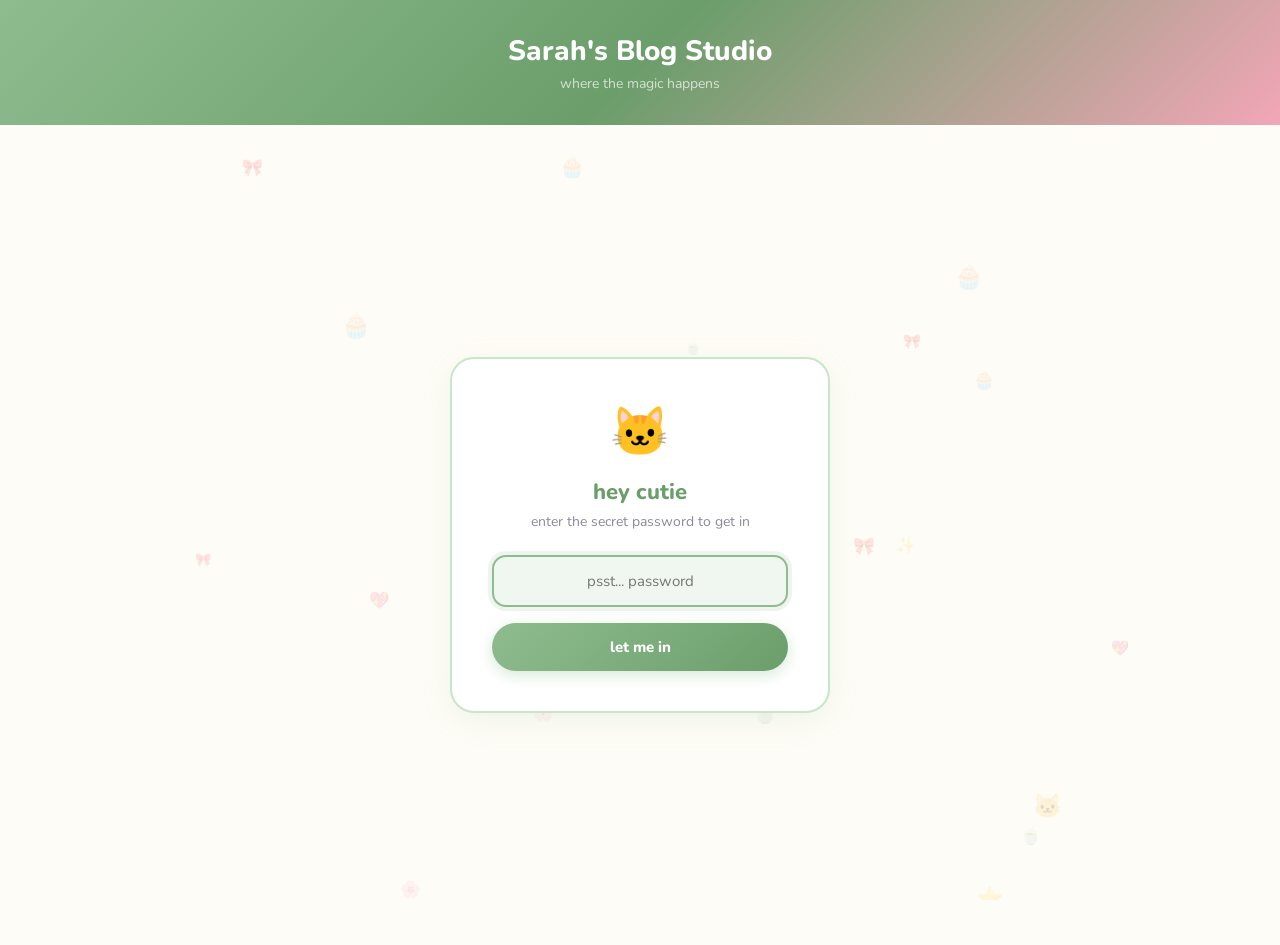
<file: admin.html>
<!DOCTYPE html>
<html lang="en">
<head>
    <meta charset="UTF-8">
    <meta name="viewport" content="width=device-width, initial-scale=1.0">
    <title>Sarah's Blog Studio</title>
    <meta name="robots" content="noindex, nofollow">
    <link rel="preconnect" href="https://fonts.googleapis.com">
    <link rel="preconnect" href="https://fonts.gstatic.com" crossorigin>
    <link href="https://fonts.googleapis.com/css2?family=Nunito:wght@400;600;700;800&family=Playfair+Display:ital,wght@0,700;1,700&display=swap" rel="stylesheet">
    <link href="https://cdn.quilljs.com/1.3.7/quill.snow.css" rel="stylesheet">
    <style>
        :root {
            --matcha: #8fbc8f;
            --matcha-dark: #6b9e6b;
            --matcha-light: #c8e6c8;
            --matcha-cream: #f0f7f0;
            --pink: #f2a6b7;
            --pink-light: #fce4ec;
            --pink-dark: #e88da1;
            --cream: #fefcf6;
            --lavender: #d4c5f9;
            --lavender-light: #ede7fb;
            --text: #4a4a5a;
            --text-light: #8a8a9a;
            --white: #ffffff;
            --border: #e8e0d8;
            --font: 'Nunito', sans-serif;
        }
        * { margin: 0; padding: 0; box-sizing: border-box; }
        body {
            font-family: var(--font); background: var(--cream); color: var(--text);
            min-height: 100vh; overflow-x: hidden;
        }

        /* Sparkles */
        .sparkle {
            position: fixed; pointer-events: none; z-index: 9999;
            animation: sparkle-fall linear forwards;
        }
        @keyframes sparkle-fall {
            0% { opacity: 1; transform: translateY(0) rotate(0deg) scale(1); }
            100% { opacity: 0; transform: translateY(120px) rotate(360deg) scale(0); }
        }
        .sparkle-bg {
            position: fixed; top: 0; left: 0; width: 100%; height: 100%;
            pointer-events: none; z-index: 0; overflow: hidden;
        }
        .sparkle-bg span {
            position: absolute; font-size: 1rem; opacity: 0.15;
            animation: float 8s ease-in-out infinite;
        }
        @keyframes float {
            0%, 100% { transform: translateY(0) rotate(0deg); }
            50% { transform: translateY(-20px) rotate(10deg); }
        }

        /* Header */
        .admin-header {
            background: linear-gradient(135deg, var(--matcha) 0%, var(--matcha-dark) 50%, var(--pink) 100%);
            padding: 2rem 0; text-align: center; position: relative; z-index: 1;
        }
        .admin-header h1 {
            font-size: 1.75rem; color: var(--white); font-weight: 800;
        }
        .admin-header p { color: rgba(255,255,255,0.7); font-size: 0.875rem; margin-top: 0.25rem; }

        /* Steps */
        .steps {
            display: flex; justify-content: center; gap: 1.5rem;
            padding: 1.25rem 0; background: var(--white);
            border-bottom: 2px dashed var(--matcha-light); position: relative; z-index: 1;
        }
        .step-indicator {
            display: flex; align-items: center; gap: 0.5rem;
            font-size: 0.8125rem; font-weight: 700; color: var(--text-light);
            transition: all 0.4s ease;
        }
        .step-indicator.active { color: var(--matcha-dark); transform: scale(1.05); }
        .step-indicator.done { color: var(--pink-dark); }
        .step-num {
            width: 32px; height: 32px; border-radius: 50%;
            display: flex; align-items: center; justify-content: center;
            font-size: 0.9rem; transition: all 0.4s ease;
            background: var(--matcha-cream); color: var(--text-light);
        }
        .step-indicator.active .step-num {
            background: var(--matcha); color: var(--white);
            box-shadow: 0 0 12px rgba(143,188,143,0.5);
            animation: pulse-glow 2s ease-in-out infinite;
        }
        .step-indicator.done .step-num {
            background: var(--pink); color: var(--white);
        }
        @keyframes pulse-glow {
            0%, 100% { box-shadow: 0 0 12px rgba(143,188,143,0.3); }
            50% { box-shadow: 0 0 20px rgba(143,188,143,0.6); }
        }

        /* Form */
        .admin-form {
            max-width: 800px; margin: 2rem auto; padding: 0 1.5rem;
            position: relative; z-index: 1;
            animation: slide-up 0.5s ease-out;
        }
        @keyframes slide-up {
            from { opacity: 0; transform: translateY(20px); }
            to { opacity: 1; transform: translateY(0); }
        }

        .form-group { margin-bottom: 1.5rem; }
        .form-group label {
            display: block; font-size: 0.8125rem; font-weight: 800;
            color: var(--matcha-dark); text-transform: uppercase;
            letter-spacing: 0.08em; margin-bottom: 0.5rem;
        }
        .form-group input,
        .form-group textarea,
        .form-group select {
            width: 100%; padding: 0.85rem 1rem;
            border: 2px solid var(--border); border-radius: 14px;
            font-family: var(--font); font-size: 0.9375rem;
            color: var(--text); background: var(--white);
            transition: all 0.3s ease;
        }
        .form-group input:focus,
        .form-group textarea:focus {
            outline: none; border-color: var(--matcha);
            box-shadow: 0 0 0 4px rgba(143,188,143,0.15);
        }
        .form-group textarea { min-height: 80px; resize: vertical; }
        .form-group .hint { font-size: 0.75rem; color: var(--text-light); margin-top: 0.35rem; }

        .form-row { display: grid; grid-template-columns: 1fr 1fr; gap: 1rem; }

        /* Toggle */
        .toggle-group { display: flex; align-items: center; gap: 0.75rem; }
        .toggle { position: relative; width: 48px; height: 26px; }
        .toggle input { opacity: 0; width: 0; height: 0; }
        .toggle-slider {
            position: absolute; cursor: pointer; inset: 0;
            background: var(--border); border-radius: 100px; transition: 0.3s;
        }
        .toggle-slider::before {
            content: ''; position: absolute; height: 20px; width: 20px;
            left: 3px; bottom: 3px; background: var(--white);
            border-radius: 50%; transition: 0.3s;
            box-shadow: 0 2px 4px rgba(0,0,0,0.1);
        }
        .toggle input:checked + .toggle-slider { background: var(--pink); }
        .toggle input:checked + .toggle-slider::before { transform: translateX(22px); }
        .toggle-label { font-size: 0.875rem; font-weight: 700; color: var(--text); }

        /* Quill */
        .ql-container {
            font-family: var(--font); font-size: 1rem;
            min-height: 300px; border-radius: 0 0 14px 14px;
            border: 2px solid var(--border); border-top: none;
        }
        .ql-toolbar {
            border-radius: 14px 14px 0 0;
            border: 2px solid var(--border);
            background: var(--matcha-cream);
        }
        .ql-editor { min-height: 300px; }

        /* Buttons */
        .btn {
            display: inline-flex; align-items: center; justify-content: center; gap: 0.5rem;
            padding: 0.9rem 2rem; border-radius: 100px;
            font-family: var(--font); font-size: 0.9375rem;
            font-weight: 800; cursor: pointer; border: none;
            transition: all 0.3s cubic-bezier(0.34, 1.56, 0.64, 1);
            position: relative; overflow: hidden;
        }
        .btn::after {
            content: ''; position: absolute; inset: 0;
            background: linear-gradient(45deg, transparent 40%, rgba(255,255,255,0.2) 50%, transparent 60%);
            transform: translateX(-100%); transition: transform 0.6s;
        }
        .btn:hover::after { transform: translateX(100%); }

        .btn--primary {
            background: linear-gradient(135deg, var(--matcha) 0%, var(--matcha-dark) 100%);
            color: var(--white); box-shadow: 0 4px 15px rgba(143,188,143,0.35);
        }
        .btn--primary:hover {
            transform: translateY(-3px) scale(1.02);
            box-shadow: 0 8px 25px rgba(143,188,143,0.45);
        }
        .btn--primary:active { transform: translateY(-1px) scale(0.98); }
        .btn--primary:disabled { opacity: 0.5; cursor: not-allowed; transform: none !important; box-shadow: none; }

        .btn--secondary {
            background: var(--white); color: var(--text);
            border: 2px solid var(--border); box-shadow: 0 2px 8px rgba(0,0,0,0.04);
        }
        .btn--secondary:hover {
            border-color: var(--matcha); transform: translateY(-2px);
            box-shadow: 0 4px 12px rgba(0,0,0,0.06);
        }

        .btn--publish {
            background: linear-gradient(135deg, var(--pink) 0%, var(--pink-dark) 100%);
            color: var(--white); box-shadow: 0 4px 15px rgba(242,166,183,0.35);
        }
        .btn--publish:hover {
            transform: translateY(-3px) scale(1.02);
            box-shadow: 0 8px 25px rgba(242,166,183,0.45);
        }
        .btn--publish:disabled { opacity: 0.5; cursor: not-allowed; transform: none !important; box-shadow: none; }

        .form-actions { display: flex; gap: 1rem; margin-top: 2rem; margin-bottom: 3rem; }

        /* Status */
        .status {
            margin-top: 1rem; padding: 1rem 1.25rem; border-radius: 14px;
            font-size: 0.875rem; font-weight: 700; display: none;
            animation: slide-up 0.3s ease-out;
        }
        .status--success {
            display: block; background: var(--matcha-cream); color: var(--matcha-dark);
            border: 2px solid var(--matcha-light);
        }
        .status--error {
            display: block; background: var(--pink-light); color: #b5445a;
            border: 2px solid var(--pink);
        }
        .status--loading {
            display: block; background: var(--lavender-light); color: #6b5ab5;
            border: 2px solid var(--lavender);
        }
        .status--loading::before {
            content: ''; display: inline-block; width: 14px; height: 14px;
            border: 2px solid #6b5ab5; border-top-color: transparent;
            border-radius: 50%; margin-right: 0.5rem; vertical-align: middle;
            animation: spin 0.8s linear infinite;
        }
        @keyframes spin { to { transform: rotate(360deg); } }

        /* Preview */
        .preview-container {
            max-width: 1100px; margin: 2rem auto; padding: 0 1.5rem;
            position: relative; z-index: 1;
        }
        .preview-frame {
            width: 100%; height: 700px;
            border: 2px solid var(--border); border-radius: 20px;
            background: var(--white);
            box-shadow: 0 8px 30px rgba(0,0,0,0.06);
        }
        .revision-box {
            max-width: 800px; margin: 1.5rem auto; padding: 0 1.5rem;
            position: relative; z-index: 1;
        }
        .revision-box label {
            display: block; font-size: 0.8125rem; font-weight: 800;
            color: var(--matcha-dark); text-transform: uppercase;
            letter-spacing: 0.08em; margin-bottom: 0.5rem;
        }
        .revision-box textarea {
            width: 100%; padding: 0.85rem 1rem; min-height: 100px;
            border: 2px solid var(--border); border-radius: 14px;
            font-family: var(--font); font-size: 0.9375rem;
            color: var(--text); background: var(--white); resize: vertical;
        }
        .revision-box textarea:focus {
            outline: none; border-color: var(--matcha);
            box-shadow: 0 0 0 4px rgba(143,188,143,0.15);
        }
        .revision-actions {
            max-width: 800px; margin: 1rem auto 3rem; padding: 0 1.5rem;
            display: flex; gap: 1rem; align-items: center;
            position: relative; z-index: 1;
        }
        .revision-actions .spacer { flex: 1; }

        /* Published */
        .published-box {
            max-width: 500px; margin: 4rem auto; padding: 3rem;
            background: var(--white); border-radius: 24px;
            border: 2px solid var(--matcha-light); text-align: center;
            box-shadow: 0 8px 30px rgba(143,188,143,0.12);
            animation: pop-in 0.5s cubic-bezier(0.34, 1.56, 0.64, 1);
            position: relative; z-index: 1;
        }
        @keyframes pop-in {
            from { opacity: 0; transform: scale(0.8); }
            to { opacity: 1; transform: scale(1); }
        }
        .published-box .pub-emoji { font-size: 3rem; margin-bottom: 1rem; }
        .published-box h2 {
            font-family: var(--font); font-size: 1.5rem;
            color: var(--matcha-dark); font-weight: 800; margin-bottom: 0.5rem;
        }
        .published-box p { color: var(--text-light); margin-bottom: 1rem; line-height: 1.7; }
        .published-box a { color: var(--pink-dark); font-weight: 700; text-decoration: underline; }

        /* Login Gate */
        .login-gate {
            display: flex; align-items: center; justify-content: center;
            min-height: calc(100vh - 80px); position: relative; z-index: 1;
        }
        .login-box {
            max-width: 380px; width: 100%; padding: 2.5rem;
            background: var(--white); border-radius: 24px;
            border: 2px solid var(--matcha-light); text-align: center;
            box-shadow: 0 8px 30px rgba(143,188,143,0.12);
            animation: pop-in 0.6s cubic-bezier(0.34, 1.56, 0.64, 1);
        }
        .login-box .login-emoji { font-size: 3rem; margin-bottom: 0.75rem; }
        .login-box h2 {
            font-family: var(--font); font-size: 1.375rem;
            color: var(--matcha-dark); font-weight: 800; margin-bottom: 0.35rem;
        }
        .login-box p { color: var(--text-light); font-size: 0.875rem; margin-bottom: 1.5rem; }
        .login-box input {
            width: 100%; padding: 0.85rem 1rem; margin-bottom: 1rem;
            border: 2px solid var(--border); border-radius: 14px;
            font-family: var(--font); font-size: 0.9375rem;
            color: var(--text); background: var(--matcha-cream); text-align: center;
            transition: all 0.3s;
        }
        .login-box input:focus {
            outline: none; border-color: var(--matcha);
            box-shadow: 0 0 0 4px rgba(143,188,143,0.15);
        }
        .login-error {
            font-size: 0.8125rem; color: #b5445a; margin-bottom: 1rem;
            display: none; font-weight: 700;
            animation: shake 0.4s ease;
        }
        @keyframes shake {
            0%, 100% { transform: translateX(0); }
            25% { transform: translateX(-6px); }
            75% { transform: translateX(6px); }
        }

        .app-content { display: none; }

        /* Manage Posts */
        .manage-section {
            max-width: 800px; margin: 0 auto 3rem; padding: 0 1.5rem;
            position: relative; z-index: 1;
        }
        .manage-toggle {
            display: flex; align-items: center; gap: 0.5rem;
            font-size: 0.875rem; font-weight: 800; color: var(--text-light);
            cursor: pointer; background: none; border: none;
            font-family: var(--font); padding: 0.5rem 0;
            transition: color 0.3s;
        }
        .manage-toggle:hover { color: var(--pink-dark); }
        .manage-toggle .arrow { transition: transform 0.3s; display: inline-block; }
        .manage-toggle.open .arrow { transform: rotate(90deg); }
        .manage-panel { display: none; margin-top: 1rem; }
        .manage-panel.open { display: block; animation: slide-up 0.3s ease-out; }
        .post-list { list-style: none; }
        .post-item {
            display: flex; align-items: center; justify-content: space-between;
            padding: 0.85rem 1.25rem; margin-bottom: 0.5rem;
            background: var(--white); border: 2px solid var(--border);
            border-radius: 14px; transition: all 0.2s;
        }
        .post-item:hover { border-color: var(--pink); }
        .post-item__name {
            font-size: 0.875rem; font-weight: 700; color: var(--text);
        }
        .post-item__delete {
            background: none; border: none; cursor: pointer;
            font-size: 0.8rem; font-weight: 800; color: var(--text-light);
            font-family: var(--font); padding: 0.4rem 0.8rem;
            border-radius: 100px; transition: all 0.3s;
        }
        .post-item__delete:hover {
            background: var(--pink-light); color: #b5445a;
        }
        .manage-status {
            margin-top: 0.75rem; font-size: 0.8125rem;
            font-weight: 700; color: var(--text-light);
        }

        @media (max-width: 640px) {
            .form-row { grid-template-columns: 1fr; }
            .admin-form, .revision-box, .revision-actions { padding: 0 1rem; }
            .steps { gap: 0.75rem; padding: 1rem 0.5rem; }
            .step-indicator span:not(.step-num) { display: none; }
            .preview-frame { height: 500px; }
            .login-box { margin: 0 1rem; }
        }
    </style>
</head>
<body>

<!-- Floating sparkle background -->
<div class="sparkle-bg" id="sparkle-bg"></div>

<header class="admin-header">
    <h1>Sarah's Blog Studio</h1>
    <p>where the magic happens</p>
</header>

<!-- Login Gate -->
<div id="login-gate" class="login-gate">
    <div class="login-box">
        <div class="login-emoji">🐱</div>
        <h2>hey cutie</h2>
        <p>enter the secret password to get in</p>
        <input type="password" id="login-password" placeholder="psst... password" autofocus>
        <p class="login-error" id="login-error">nope, try again bestie</p>
        <button class="btn btn--primary" id="loginBtn" style="width:100%;">let me in</button>
    </div>
</div>

<!-- App (hidden until login) -->
<div class="app-content" id="app-content">

<div class="steps">
    <div class="step-indicator active" id="step1-ind">
        <span class="step-num">🍵</span>
        <span>Write</span>
    </div>
    <div class="step-indicator" id="step2-ind">
        <span class="step-num">🧁</span>
        <span>Preview &amp; Revise</span>
    </div>
    <div class="step-indicator" id="step3-ind">
        <span class="step-num">✨</span>
        <span>Published</span>
    </div>
</div>

<!-- STEP 1: Input Form -->
<div id="step-form" class="admin-form">
    <div class="form-group">
        <label for="title">article title 🍵</label>
        <input type="text" id="title" placeholder="e.g., Why Internal Controls Matter More Than Ever">
    </div>

    <div class="form-row">
        <div class="form-group">
            <label for="slug">url slug 🔗</label>
            <input type="text" id="slug" placeholder="auto-generated-from-title">
            <p class="hint">Auto-generated from title. Edit if needed.</p>
        </div>
        <div class="form-group">
            <label for="date">date 📅</label>
            <input type="text" id="date" placeholder="e.g., March 2026 or 2026">
        </div>
    </div>

    <div class="form-group">
        <label>upload pdf to generate content 📄</label>
        <input type="file" id="pdf-input" accept=".pdf" style="display:none;">
        <div id="pdf-drop-zone" style="border: 2px dashed var(--border); border-radius: 14px; padding: 1.25rem; text-align: center; cursor: pointer; transition: all 0.3s ease; background: var(--bg);">
            <span style="font-size: 1.75rem;">📄</span>
            <p style="margin: 0.35rem 0 0; font-size: 0.875rem; color: var(--text-light);">drop a PDF or click to add</p>
        </div>
        <div id="pdf-list" style="margin-top: 0.75rem; display: flex; flex-direction: column; gap: 0.5rem;"></div>
        <button type="button" id="pdf-generate-btn" style="display:none; margin-top: 0.75rem; width: 100%; padding: 0.75rem; border: none; border-radius: 12px; background: var(--matcha); color: white; font-family: var(--font); font-size: 0.9rem; font-weight: 700; cursor: pointer; transition: all 0.3s ease;">✨ generate from PDFs</button>
        <div id="pdf-loading" style="display:none; text-align:center; padding: 0.75rem;">
            <span style="font-size: 1.25rem;">⏳</span>
            <span style="font-size: 0.875rem; color: var(--text-light); margin-left: 0.5rem;">generating content from PDFs...</span>
        </div>
        <p class="hint">add PDFs one by one — click generate when ready. title & content will auto-fill.</p>
    </div>

    <div class="form-group">
        <label>article content 🐱</label>
        <div id="editor"></div>
    </div>

    <div class="form-group">
        <div class="toggle-group">
            <label class="toggle">
                <input type="checkbox" id="featured">
                <span class="toggle-slider"></span>
            </label>
            <span class="toggle-label">⭐ Mark as Featured</span>
        </div>
    </div>

    <div class="form-actions">
        <button class="btn btn--primary" id="generateBtn">✨ Generate Preview</button>
    </div>

    <div id="generate-status" class="status"></div>
</div>

<!-- STEP 2: Preview & Revise -->
<div id="step-preview" style="display:none;">
    <div class="preview-container">
        <iframe id="preview-frame" class="preview-frame"></iframe>
    </div>

    <div class="revision-box">
        <label for="excerpt">excerpt (auto-generated — edit if u want) 📝</label>
        <textarea id="excerpt" rows="2" placeholder="Summary for the blog listing page..."></textarea>
        <br><br>
        <label for="metaDesc">meta description (auto-generated) 🔍</label>
        <textarea id="metaDesc" rows="2" placeholder="SEO description for search engines..."></textarea>
        <br><br>
        <label for="feedback">request changes 🧁</label>
        <textarea id="feedback" placeholder="e.g., &quot;Move the stats banner lower&quot;, &quot;Change the bar chart title&quot;, &quot;Add a blockquote after paragraph 3&quot;..."></textarea>
    </div>

    <div class="revision-actions">
        <button class="btn btn--secondary" id="backBtn">← Back</button>
        <button class="btn btn--primary" id="reviseBtn">🔄 Revise</button>
        <span class="spacer"></span>
        <button class="btn btn--publish" id="publishBtn">🚀 Publish</button>
    </div>

    <div id="revise-status" class="status" style="max-width:800px;margin:0 auto 2rem;padding-left:1.5rem;padding-right:1.5rem;"></div>
</div>

<!-- STEP 3: Published -->
<div id="step-published" style="display:none;">
    <div class="published-box">
        <div class="pub-emoji">🎉🐱✨</div>
        <h2>yay it's live!</h2>
        <p>your article is being deployed right meow. give it about 30 seconds.</p>
        <p id="published-link"></p>
        <br>
        <button class="btn btn--primary" id="newPostBtn">🍵 Write Another</button>
    </div>
</div>

<!-- Manage Posts -->
<div class="manage-section" id="manage-section">
    <button class="manage-toggle" id="manageToggle">
        <span class="arrow">▶</span> 🗑️ Manage Existing Posts
    </button>
    <div class="manage-panel" id="managePanel">
        <ul class="post-list" id="postList"></ul>
        <p class="manage-status" id="manage-status"></p>
    </div>
</div>

</div><!-- /app-content -->

<script src="https://cdn.quilljs.com/1.3.7/quill.min.js"></script>
<script>
// Floating background sparkles
(function() {
    var bg = document.getElementById('sparkle-bg');
    var icons = ['✨','🐱','🍵','🧁','💖','🌸','⭐','🎀'];
    for (var i = 0; i < 25; i++) {
        var s = document.createElement('span');
        s.textContent = icons[Math.floor(Math.random() * icons.length)];
        s.style.left = Math.random() * 100 + '%';
        s.style.top = Math.random() * 100 + '%';
        s.style.animationDelay = (Math.random() * 8) + 's';
        s.style.animationDuration = (6 + Math.random() * 6) + 's';
        s.style.fontSize = (0.8 + Math.random() * 0.8) + 'rem';
        bg.appendChild(s);
    }
})();

// PDF Upload Handler
(function() {
    var dropZone = document.getElementById('pdf-drop-zone');
    var pdfInput = document.getElementById('pdf-input');
    var pdfList = document.getElementById('pdf-list');
    var generateBtn = document.getElementById('pdf-generate-btn');
    var loadingEl = document.getElementById('pdf-loading');
    var pendingFiles = [];

    // Open file picker on click
    dropZone.addEventListener('click', function() { pdfInput.click(); });

    // Drag over style
    dropZone.addEventListener('dragover', function(e) { e.preventDefault(); dropZone.style.borderColor = 'var(--matcha)'; });
    dropZone.addEventListener('dragleave', function() { dropZone.style.borderColor = 'var(--border)'; });
    dropZone.addEventListener('drop', function(e) {
        e.preventDefault();
        dropZone.style.borderColor = 'var(--border)';
        var files = Array.from(e.dataTransfer.files).filter(function(f) { return f.type === 'application/pdf'; });
        files.forEach(addFile);
    });

    // File picker change
    pdfInput.addEventListener('change', function() {
        Array.from(pdfInput.files).forEach(addFile);
        pdfInput.value = '';
    });

    function addFile(file) {
        // Avoid duplicates by name
        if (pendingFiles.find(function(f) { return f.name === file.name; })) return;
        pendingFiles.push(file);
        renderList();
    }

    function removeFile(name) {
        pendingFiles = pendingFiles.filter(function(f) { return f.name !== name; });
        renderList();
    }

    function renderList() {
        pdfList.innerHTML = '';
        pendingFiles.forEach(function(file) {
            var item = document.createElement('div');
            item.style.cssText = 'display:flex; align-items:center; justify-content:space-between; padding: 0.6rem 0.9rem; background: var(--bg); border: 1.5px solid var(--border); border-radius: 10px; font-size: 0.875rem;';
            item.innerHTML = '<span>📄 ' + file.name + '</span><button type="button" style="background:none; border:none; cursor:pointer; font-size:1rem; color:var(--text-light); padding:0;" data-name="' + file.name + '">✕</button>';
            item.querySelector('button').addEventListener('click', function() { removeFile(this.dataset.name); });
            pdfList.appendChild(item);
        });
        generateBtn.style.display = pendingFiles.length > 0 ? 'block' : 'none';
    }

    function fileToBase64(file) {
        return new Promise(function(resolve, reject) {
            var reader = new FileReader();
            reader.onload = function(e) { resolve(e.target.result.split(',')[1]); };
            reader.onerror = reject;
            reader.readAsDataURL(file);
        });
    }

    generateBtn.addEventListener('click', async function() {
        if (!pendingFiles.length) return;
        generateBtn.style.display = 'none';
        loadingEl.style.display = 'block';

        try {
            var pdfs = await Promise.all(pendingFiles.map(async function(f) {
                return { base64: await fileToBase64(f), filename: f.name };
            }));

            var res = await fetch('/api/pdf-to-content', {
                method: 'POST',
                headers: { 'Content-Type': 'application/json' },
                body: JSON.stringify({ password: adminPassword, pdfs: pdfs })
            });

            var data = await res.json();

            if (data.error) {
                alert('Error: ' + data.error);
            } else {
                var titleInput = document.getElementById('title');
                if (titleInput && data.title) titleInput.value = data.title;
                if (window.quill && data.content) {
                    quill.clipboard.dangerouslyPasteHTML(data.content);
                } else {
                    var editor = document.getElementById('editor');
                    if (editor) editor.innerHTML = data.content;
                }
                // Clear the list after success
                pendingFiles = [];
                renderList();
                pdfList.innerHTML = '<div style="text-align:center; font-size:0.875rem; color:var(--matcha-dark); padding:0.5rem;">✅ done! title & content filled in below.</div>';
            }
        } catch(err) {
            alert('Failed: ' + err.message);
            renderList();
        }

        loadingEl.style.display = 'none';
    });
})();

// Click sparkle burst
document.addEventListener('click', function(e) {
    var icons = ['✨','💖','⭐','🌸'];
    for (var i = 0; i < 5; i++) {
        var s = document.createElement('span');
        s.className = 'sparkle';
        s.textContent = icons[Math.floor(Math.random() * icons.length)];
        s.style.left = (e.clientX + (Math.random() - 0.5) * 40) + 'px';
        s.style.top = (e.clientY + (Math.random() - 0.5) * 40) + 'px';
        s.style.fontSize = (0.7 + Math.random() * 0.6) + 'rem';
        s.style.animationDuration = (0.6 + Math.random() * 0.8) + 's';
        document.body.appendChild(s);
        setTimeout(function(el) { el.remove(); }, 1500, s);
    }
});

var quill = new Quill('#editor', {
    theme: 'snow',
    placeholder: 'paste or write your article content here...',
    modules: {
        toolbar: [
            [{ header: [2, 3, false] }],
            ['bold', 'italic'],
            [{ list: 'ordered' }, { list: 'bullet' }],
            ['blockquote'],
            ['clean']
        ]
    }
});

// State
var currentBodyHtml = '';
var adminPassword = '';

// Login gate
document.getElementById('loginBtn').addEventListener('click', doLogin);
document.getElementById('login-password').addEventListener('keydown', function(e) {
    if (e.key === 'Enter') doLogin();
});

async function doLogin() {
    var pw = document.getElementById('login-password').value;
    var errEl = document.getElementById('login-error');
    var btn = document.getElementById('loginBtn');
    if (!pw) return;

    btn.disabled = true;
    btn.textContent = '🐱 checking...';
    errEl.style.display = 'none';

    try {
        var res = await fetch('/api/login', {
            method: 'POST',
            headers: { 'Content-Type': 'application/json' },
            body: JSON.stringify({ password: pw })
        });

        if (res.ok) {
            adminPassword = pw;
            document.getElementById('login-gate').style.display = 'none';
            document.getElementById('app-content').style.display = 'block';
        } else {
            errEl.style.display = '';
            document.getElementById('login-password').value = '';
            document.getElementById('login-password').focus();
        }
    } catch (err) {
        errEl.textContent = 'connection error, try again babe';
        errEl.style.display = '';
    }

    btn.disabled = false;
    btn.textContent = 'let me in';
}

// Auto-generate slug
document.getElementById('title').addEventListener('input', function(e) {
    document.getElementById('slug').value = e.target.value
        .toLowerCase()
        .replace(/[^a-z0-9\s-]/g, '')
        .replace(/\s+/g, '-')
        .replace(/-+/g, '-')
        .replace(/^-|-$/g, '')
        .substring(0, 60);
});

// Show/hide steps
function showStep(step) {
    document.getElementById('step-form').style.display = step === 1 ? '' : 'none';
    document.getElementById('step-preview').style.display = step === 2 ? '' : 'none';
    document.getElementById('step-published').style.display = step === 3 ? '' : 'none';

    var s1 = document.getElementById('step1-ind');
    var s2 = document.getElementById('step2-ind');
    var s3 = document.getElementById('step3-ind');

    s1.className = 'step-indicator' + (step === 1 ? ' active' : ' done');
    s2.className = 'step-indicator' + (step === 2 ? ' active' : (step > 2 ? ' done' : ''));
    s3.className = 'step-indicator' + (step === 3 ? ' active' : '');
    window.scrollTo({ top: 0, behavior: 'smooth' });
}

// Build preview HTML for iframe
function buildPreviewHtml(bodyContent) {
    var title = document.getElementById('title').value.trim();
    var date = document.getElementById('date').value.trim();
    var excerpt = (document.getElementById('excerpt').value || '').trim();

    return '<!DOCTYPE html><html lang="en"><head>' +
        '<meta charset="UTF-8"><meta name="viewport" content="width=device-width, initial-scale=1.0">' +
        '<link rel="preconnect" href="https://fonts.googleapis.com">' +
        '<link rel="preconnect" href="https://fonts.gstatic.com" crossorigin>' +
        '<link href="https://fonts.googleapis.com/css2?family=DM+Sans:wght@400;500;600;700&family=Plus+Jakarta+Sans:wght@500;600;700;800&display=swap" rel="stylesheet">' +
        '<link rel="stylesheet" href="/styles.css">' +
        '<link rel="stylesheet" href="/blog.css">' +
        '</head><body>' +
        '<header class="article-header">' +
        '<div class="container">' +
        '<span class="article-header__date">' + date + '</span>' +
        '<h1 class="article-header__title">' + title + '</h1>' +
        '<p class="article-header__subtitle">' + excerpt + '</p>' +
        '</div></header>' +
        '<article class="article"><div class="container article__container">' +
        bodyContent +
        '</div></article>' +
        '<script>' +
        'var observer = new IntersectionObserver(function(entries) {' +
        '  entries.forEach(function(entry) {' +
        '    if (entry.isIntersecting) { entry.target.classList.add("animated"); observer.unobserve(entry.target); }' +
        '  });' +
        '}, { threshold: 0.3 });' +
        'document.querySelectorAll(".stat-ring, .bar-chart").forEach(function(el) { observer.observe(el); });' +
        '<\/script>' +
        '</body></html>';
}

function updatePreview() {
    var iframe = document.getElementById('preview-frame');
    iframe.srcdoc = buildPreviewHtml(currentBodyHtml);
}

// STEP 1: Generate Preview
document.getElementById('generateBtn').addEventListener('click', async function() {
    var btn = this;
    var statusEl = document.getElementById('generate-status');

    var password = adminPassword;
    var title = document.getElementById('title').value.trim();
    var content = quill.root.innerHTML;

    if (!title || !content || content === '<p><br></p>') {
        statusEl.className = 'status status--error';
        statusEl.textContent = '🐱 fill in the title and content first!';
        return;
    }

    var slug = document.getElementById('slug').value.trim();
    var date = document.getElementById('date').value.trim();

    if (!slug || !date) {
        statusEl.className = 'status status--error';
        statusEl.textContent = '🐱 need the slug and date too!';
        return;
    }

    btn.disabled = true;
    btn.textContent = '✨ generating...';
    statusEl.className = 'status status--loading';
    statusEl.textContent = 'sprinkling visual magic on your content... hang tight 🍵';

    try {
        var res = await fetch('/api/generate', {
            method: 'POST',
            headers: { 'Content-Type': 'application/json' },
            body: JSON.stringify({ password: password, title: title, content: content })
        });

        var data = await res.json();

        if (res.ok) {
            currentBodyHtml = data.html;
            if (data.excerpt) document.getElementById('excerpt').value = data.excerpt;
            if (data.metaDescription) document.getElementById('metaDesc').value = data.metaDescription;
            statusEl.className = 'status';
            statusEl.style.display = 'none';
            updatePreview();
            showStep(2);
        } else {
            statusEl.className = 'status status--error';
            statusEl.textContent = '😿 ' + (data.error || 'something went wrong, try again!');
        }
    } catch (err) {
        statusEl.className = 'status status--error';
        statusEl.textContent = '😿 network error — check your connection babe';
    }

    btn.disabled = false;
    btn.textContent = '✨ Generate Preview';
});

// STEP 2: Back to Edit
document.getElementById('backBtn').addEventListener('click', function() {
    showStep(1);
});

// STEP 2: Revise
document.getElementById('reviseBtn').addEventListener('click', async function() {
    var btn = this;
    var statusEl = document.getElementById('revise-status');
    var feedback = document.getElementById('feedback').value.trim();

    if (!feedback) {
        statusEl.className = 'status status--error';
        statusEl.textContent = '🐱 tell me what to change!';
        return;
    }

    var password = adminPassword;

    btn.disabled = true;
    btn.textContent = '🔄 revising...';
    statusEl.className = 'status status--loading';
    statusEl.textContent = 'making your changes... ✨';

    try {
        var res = await fetch('/api/revise', {
            method: 'POST',
            headers: { 'Content-Type': 'application/json' },
            body: JSON.stringify({ password: password, currentHtml: currentBodyHtml, feedback: feedback })
        });

        var data = await res.json();

        if (res.ok) {
            currentBodyHtml = data.html;
            updatePreview();
            document.getElementById('feedback').value = '';
            statusEl.className = 'status status--success';
            statusEl.textContent = '🎉 changes applied! check the preview above';
        } else {
            statusEl.className = 'status status--error';
            statusEl.textContent = '😿 ' + (data.error || 'revision failed, try again!');
        }
    } catch (err) {
        statusEl.className = 'status status--error';
        statusEl.textContent = '😿 network error — try again';
    }

    btn.disabled = false;
    btn.textContent = '🔄 Revise';
});

// STEP 2: Publish
document.getElementById('publishBtn').addEventListener('click', async function() {
    var btn = this;
    var statusEl = document.getElementById('revise-status');

    var password = adminPassword;
    var title = document.getElementById('title').value.trim();
    var slug = document.getElementById('slug').value.trim();
    var date = document.getElementById('date').value.trim();
    var excerpt = document.getElementById('excerpt').value.trim();
    var metaDescription = document.getElementById('metaDesc').value.trim() || excerpt;
    var featured = document.getElementById('featured').checked;

    btn.disabled = true;
    btn.textContent = '🚀 publishing...';
    statusEl.className = 'status status--loading';
    statusEl.textContent = 'pushing to the world... 🌍✨';

    try {
        var res = await fetch('/api/publish', {
            method: 'POST',
            headers: { 'Content-Type': 'application/json' },
            body: JSON.stringify({
                password: password,
                title: title,
                slug: slug,
                date: date,
                metaDescription: metaDescription,
                excerpt: excerpt,
                content: currentBodyHtml,
                featured: featured
            })
        });

        var data = await res.json();

        if (res.ok) {
            document.getElementById('published-link').innerHTML =
                '<a href="' + data.url + '" target="_blank">view your article →</a>';
            showStep(3);
        } else {
            statusEl.className = 'status status--error';
            statusEl.textContent = '😿 ' + (data.error || 'publish failed, try again!');
        }
    } catch (err) {
        statusEl.className = 'status status--error';
        statusEl.textContent = '😿 network error — try again';
    }

    btn.disabled = false;
    btn.textContent = '🚀 Publish';
});

// Manage Posts
document.getElementById('manageToggle').addEventListener('click', function() {
    var panel = document.getElementById('managePanel');
    var btn = this;
    var isOpen = panel.classList.contains('open');

    if (isOpen) {
        panel.classList.remove('open');
        btn.classList.remove('open');
    } else {
        panel.classList.add('open');
        btn.classList.add('open');
        loadPosts();
    }
});

async function loadPosts() {
    var listEl = document.getElementById('postList');
    var statusEl = document.getElementById('manage-status');
    listEl.innerHTML = '';
    statusEl.textContent = '🐱 loading posts...';

    try {
        var res = await fetch('/api/list-posts', {
            method: 'POST',
            headers: { 'Content-Type': 'application/json' },
            body: JSON.stringify({ password: adminPassword })
        });
        var data = await res.json();

        if (!res.ok) { statusEl.textContent = '😿 ' + data.error; return; }

        if (data.posts.length === 0) {
            statusEl.textContent = 'no posts yet!';
            return;
        }

        statusEl.textContent = '';
        data.posts.forEach(function(post) {
            var li = document.createElement('li');
            li.className = 'post-item';
            li.innerHTML = '<span class="post-item__name">📄 ' + post.slug + '</span>' +
                '<button class="post-item__delete" data-slug="' + post.slug + '">delete 🗑️</button>';
            listEl.appendChild(li);
        });

        listEl.querySelectorAll('.post-item__delete').forEach(function(btn) {
            btn.addEventListener('click', function() { deletePost(this.dataset.slug); });
        });
    } catch (err) {
        statusEl.textContent = '😿 failed to load posts';
    }
}

async function deletePost(slug) {
    if (!confirm('delete "' + slug + '"? this can\'t be undone! 🫣')) return;

    var statusEl = document.getElementById('manage-status');
    statusEl.textContent = '🗑️ deleting ' + slug + '...';

    try {
        var res = await fetch('/api/delete-post', {
            method: 'POST',
            headers: { 'Content-Type': 'application/json' },
            body: JSON.stringify({ password: adminPassword, slug: slug })
        });
        var data = await res.json();

        if (res.ok) {
            statusEl.textContent = '✨ "' + slug + '" deleted!';
            loadPosts();
        } else {
            statusEl.textContent = '😿 ' + (data.error || 'failed to delete');
        }
    } catch (err) {
        statusEl.textContent = '😿 network error';
    }
}

// STEP 3: New Post
document.getElementById('newPostBtn').addEventListener('click', function() {
    document.getElementById('title').value = '';
    document.getElementById('slug').value = '';
    document.getElementById('date').value = '';
    document.getElementById('excerpt').value = '';
    document.getElementById('metaDesc').value = '';
    document.getElementById('featured').checked = false;
    document.getElementById('feedback').value = '';
    quill.setContents([]);
    currentBodyHtml = '';
    document.getElementById('generate-status').style.display = 'none';
    document.getElementById('revise-status').style.display = 'none';
    showStep(1);
});
</script>

</body>
</html>
</file>
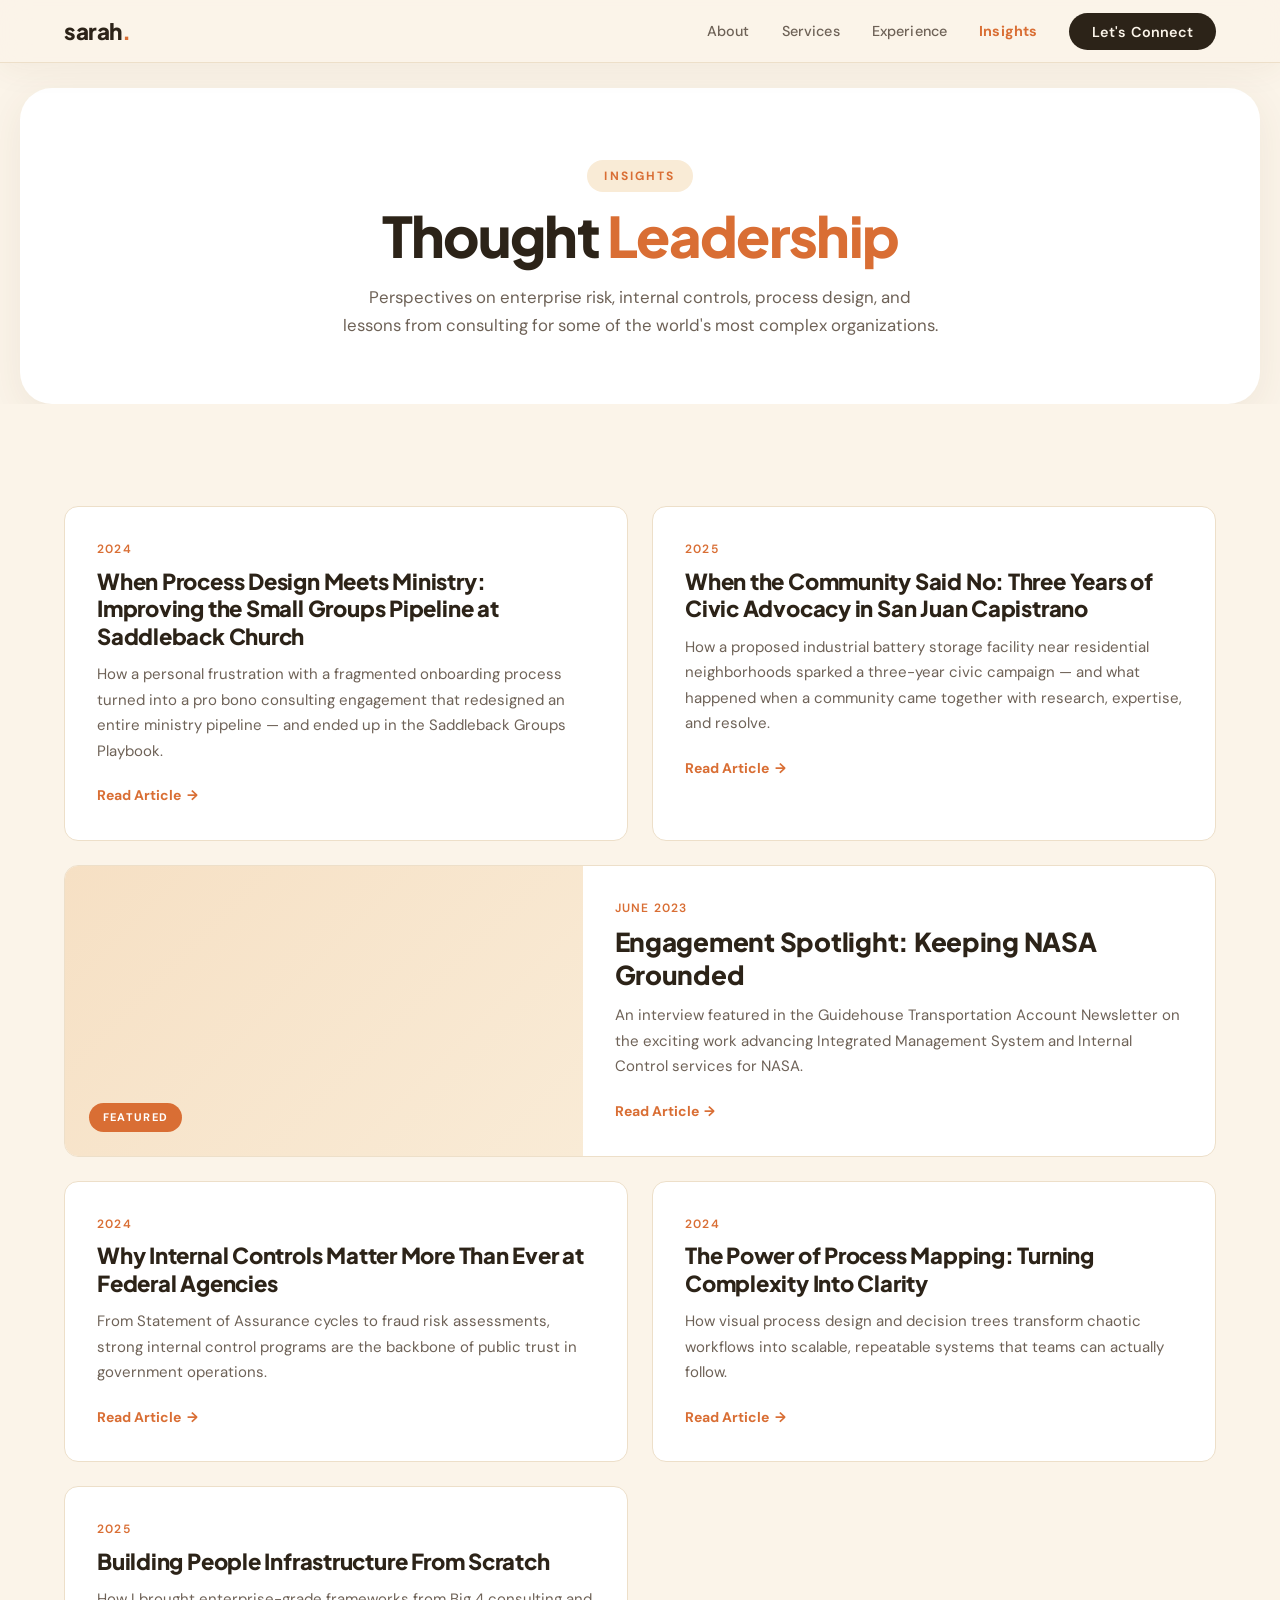
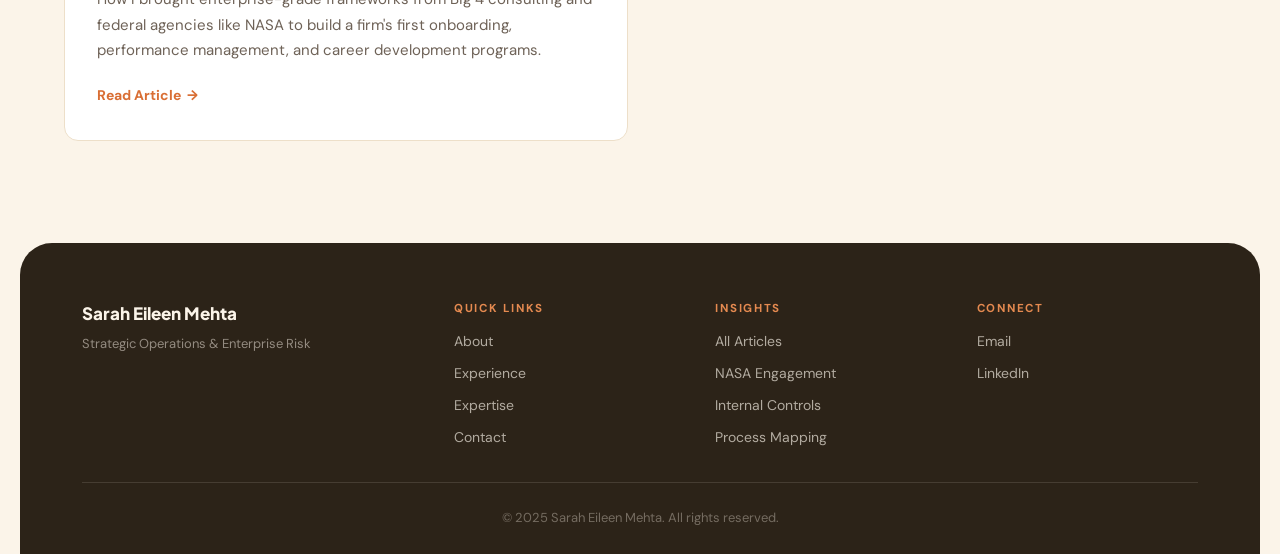
<file: blog.html>
<!DOCTYPE html>
<html lang="en">
<head>
    <meta charset="UTF-8">
    <meta name="viewport" content="width=device-width, initial-scale=1.0">
    <title>Insights | Sarah Eileen Mehta</title>
    <meta name="description" content="Thought leadership on enterprise risk management, internal controls, process mapping, and federal consulting from Sarah Eileen Mehta.">
    <link rel="preconnect" href="https://fonts.googleapis.com">
    <link rel="preconnect" href="https://fonts.gstatic.com" crossorigin>
    <link href="https://fonts.googleapis.com/css2?family=DM+Sans:wght@400;500;600;700&family=Plus+Jakarta+Sans:wght@500;600;700;800&display=swap" rel="stylesheet">
    <link rel="stylesheet" href="styles.css">
    <link rel="stylesheet" href="blog.css">
</head>
<body>

<!-- Navigation -->
<nav class="nav nav--scrolled" id="nav">
    <div class="nav__container">
        <a href="index.html" class="nav__logo">sarah<span class="nav__logo-accent">.</span></a>
        <button class="nav__toggle" id="navToggle" aria-label="Toggle navigation">
            <span></span><span></span><span></span>
        </button>
        <ul class="nav__links" id="navLinks">
            <li><a href="index.html#about">About</a></li>
            <li><a href="services.html">Services</a></li>
            <li><a href="index.html#experience">Experience</a></li>
            <li><a href="blog.html" class="nav__links--active">Insights</a></li>
            <li><a href="contact.html" class="nav__cta">Let's Connect</a></li>
        </ul>
    </div>
</nav>

<!-- Blog Header -->
<header class="blog-header">
    <div class="container">
        <span class="section__label">Insights</span>
        <h1 class="blog-header__title">Thought <span class="accent">Leadership</span></h1>
        <p class="blog-header__subtitle">Perspectives on enterprise risk, internal controls, process design, and lessons from consulting for some of the world's most complex organizations.</p>
    </div>
</header>

<!-- Blog Grid -->
<section class="section blog-list">
    <div class="container">
        <div class="blog-grid">
            <!-- NEW_POSTS_HERE -->

            <a href="blog/small-groups-process-design-saddleback.html" class="blog-card">
                <div class="blog-card__body">
                    <span class="blog-card__date">2024</span>
                    <h2 class="blog-card__title">When Process Design Meets Ministry: Improving the Small Groups Pipeline at Saddleback Church</h2>
                    <p class="blog-card__excerpt">How a personal frustration with a fragmented onboarding process turned into a pro bono consulting engagement that redesigned an entire ministry pipeline — and ended up in the Saddleback Groups Playbook.</p>
                    <span class="blog-card__link">Read Article</span>
                </div>
            </a>

            <a href="blog/bess-community-advocacy-san-juan-capistrano.html" class="blog-card">
                <div class="blog-card__body">
                    <span class="blog-card__date">2025</span>
                    <h2 class="blog-card__title">When the Community Said No: Three Years of Civic Advocacy in San Juan Capistrano</h2>
                    <p class="blog-card__excerpt">How a proposed industrial battery storage facility near residential neighborhoods sparked a three-year civic campaign — and what happened when a community came together with research, expertise, and resolve.</p>
                    <span class="blog-card__link">Read Article</span>
                </div>
            </a>

            <a href="blog/nasa-engagement-spotlight.html" class="blog-card blog-card--featured">
                <div class="blog-card__image">
                    <span class="blog-card__tag">Featured</span>
                </div>
                <div class="blog-card__body">
                    <span class="blog-card__date">June 2023</span>
                    <h2 class="blog-card__title">Engagement Spotlight: Keeping NASA Grounded</h2>
                    <p class="blog-card__excerpt">An interview featured in the Guidehouse Transportation Account Newsletter on the exciting work advancing Integrated Management System and Internal Control services for NASA.</p>
                    <span class="blog-card__link">Read Article</span>
                </div>
            </a>

            <a href="blog/internal-controls-federal-agencies.html" class="blog-card">
                <div class="blog-card__body">
                    <span class="blog-card__date">2024</span>
                    <h2 class="blog-card__title">Why Internal Controls Matter More Than Ever at Federal Agencies</h2>
                    <p class="blog-card__excerpt">From Statement of Assurance cycles to fraud risk assessments, strong internal control programs are the backbone of public trust in government operations.</p>
                    <span class="blog-card__link">Read Article</span>
                </div>
            </a>

            <a href="blog/power-of-process-mapping.html" class="blog-card">
                <div class="blog-card__body">
                    <span class="blog-card__date">2024</span>
                    <h2 class="blog-card__title">The Power of Process Mapping: Turning Complexity Into Clarity</h2>
                    <p class="blog-card__excerpt">How visual process design and decision trees transform chaotic workflows into scalable, repeatable systems that teams can actually follow.</p>
                    <span class="blog-card__link">Read Article</span>
                </div>
            </a>

            <a href="blog/building-people-infrastructure.html" class="blog-card">
                <div class="blog-card__body">
                    <span class="blog-card__date">2025</span>
                    <h2 class="blog-card__title">Building People Infrastructure From Scratch</h2>
                    <p class="blog-card__excerpt">How I brought enterprise-grade frameworks from Big 4 consulting and federal agencies like NASA to build a firm's first onboarding, performance management, and career development programs.</p>
                    <span class="blog-card__link">Read Article</span>
                </div>
            </a>

        </div>
    </div>
</section>

<!-- Footer -->
<footer class="footer">
    <div class="container">
        <div class="footer__top">
            <div class="footer__brand">
                <span class="footer__name">Sarah Eileen Mehta</span>
                <p class="footer__tagline">Strategic Operations & Enterprise Risk</p>
            </div>
            <div class="footer__nav">
                <span class="footer__nav-title">Quick Links</span>
                <a href="index.html#about">About</a>
                <a href="index.html#experience">Experience</a>
                <a href="index.html#expertise">Expertise</a>
                <a href="contact.html">Contact</a>
            </div>
            <div class="footer__nav">
                <span class="footer__nav-title">Insights</span>
                <a href="blog.html">All Articles</a>
                <a href="blog/nasa-engagement-spotlight.html">NASA Engagement</a>
                <a href="blog/internal-controls-federal-agencies.html">Internal Controls</a>
                <a href="blog/power-of-process-mapping.html">Process Mapping</a>
            </div>
            <div class="footer__nav">
                <span class="footer__nav-title">Connect</span>
                <a href="mailto:sarah.eileen.mehta@gmail.com">Email</a>
                <a href="https://linkedin.com/in/sarah-eileen-mehta" target="_blank" rel="noopener noreferrer">LinkedIn</a>
            </div>
        </div>
        <div class="footer__bottom">
            <span class="footer__copy">&copy; 2025 Sarah Eileen Mehta. All rights reserved.</span>
        </div>
    </div>
</footer>

<script>
const toggle = document.getElementById('navToggle');
const links = document.getElementById('navLinks');
toggle.addEventListener('click', () => {
    links.classList.toggle('nav__links--open');
    toggle.classList.toggle('nav__toggle--active');
});
document.querySelectorAll('.nav__links a').forEach(a => {
    a.addEventListener('click', () => {
        links.classList.remove('nav__links--open');
        toggle.classList.remove('nav__toggle--active');
    });
});
</script>

</body>
</html>
</file>
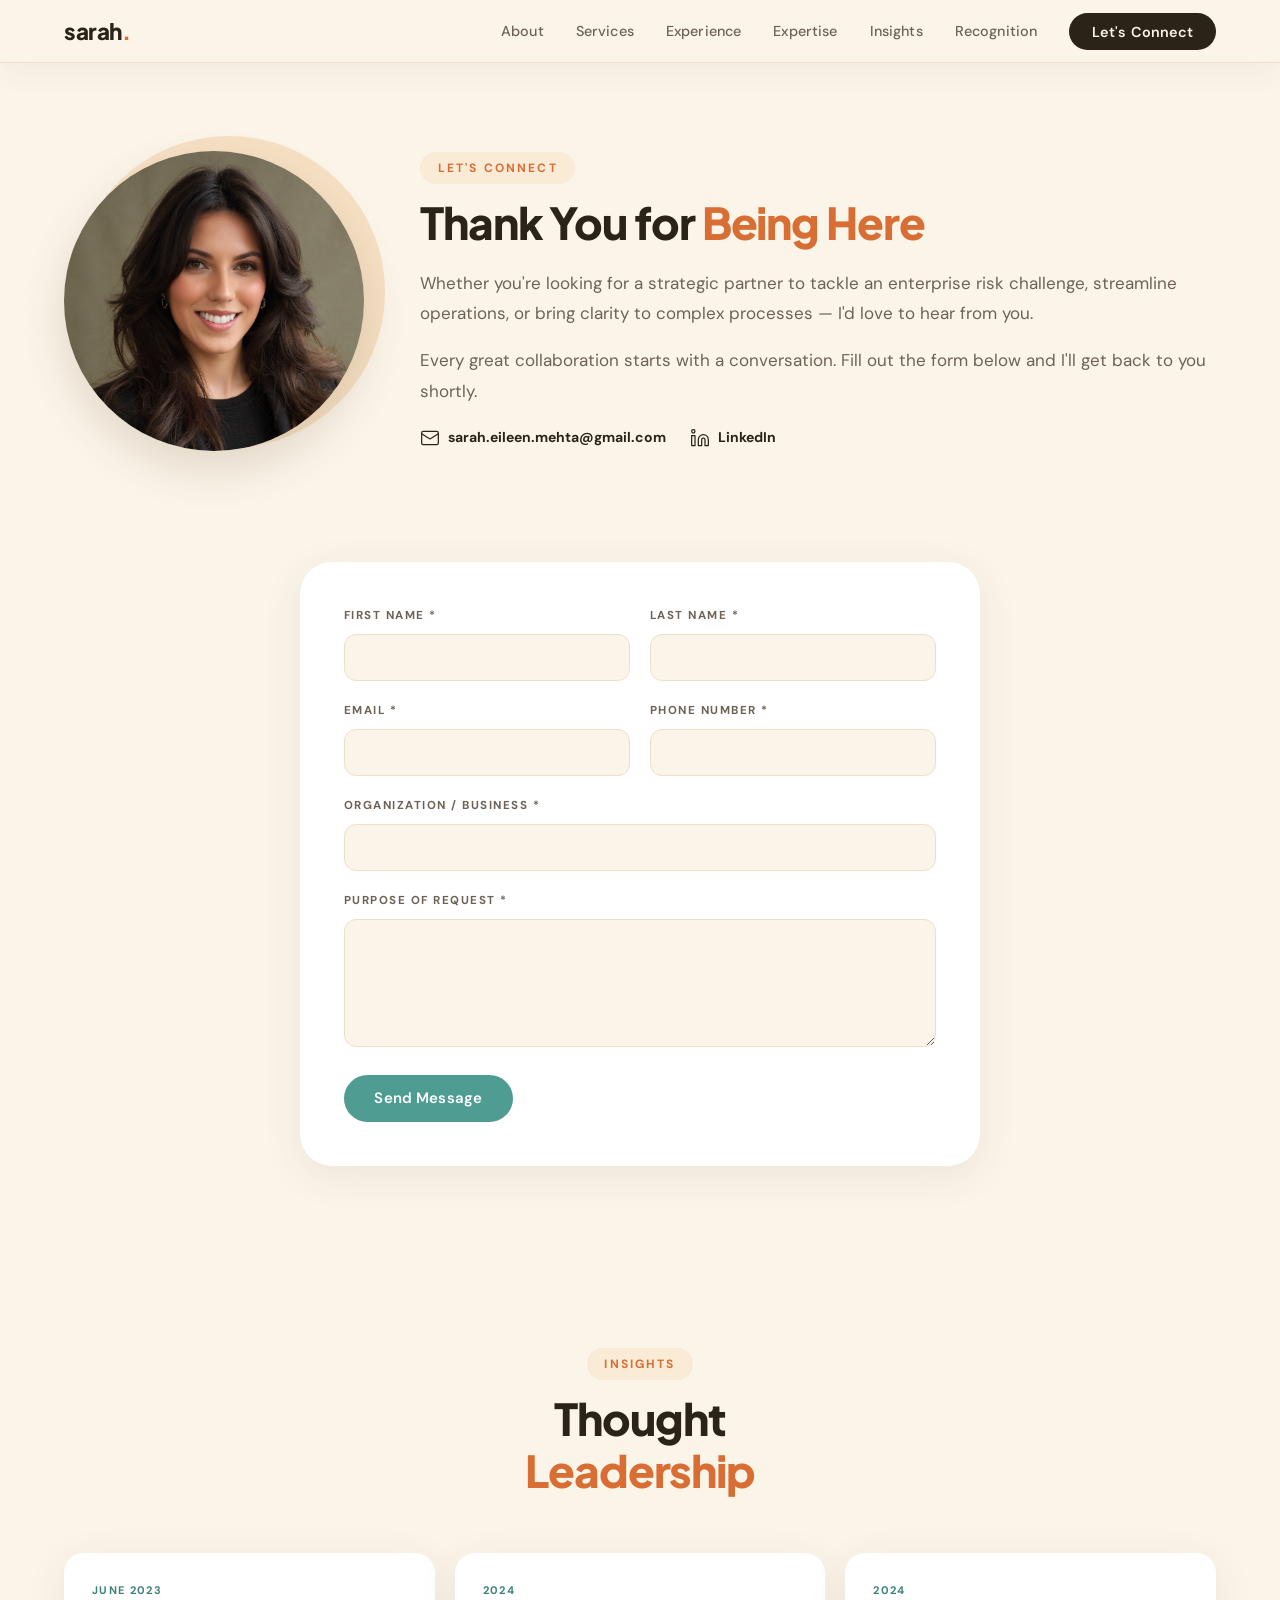
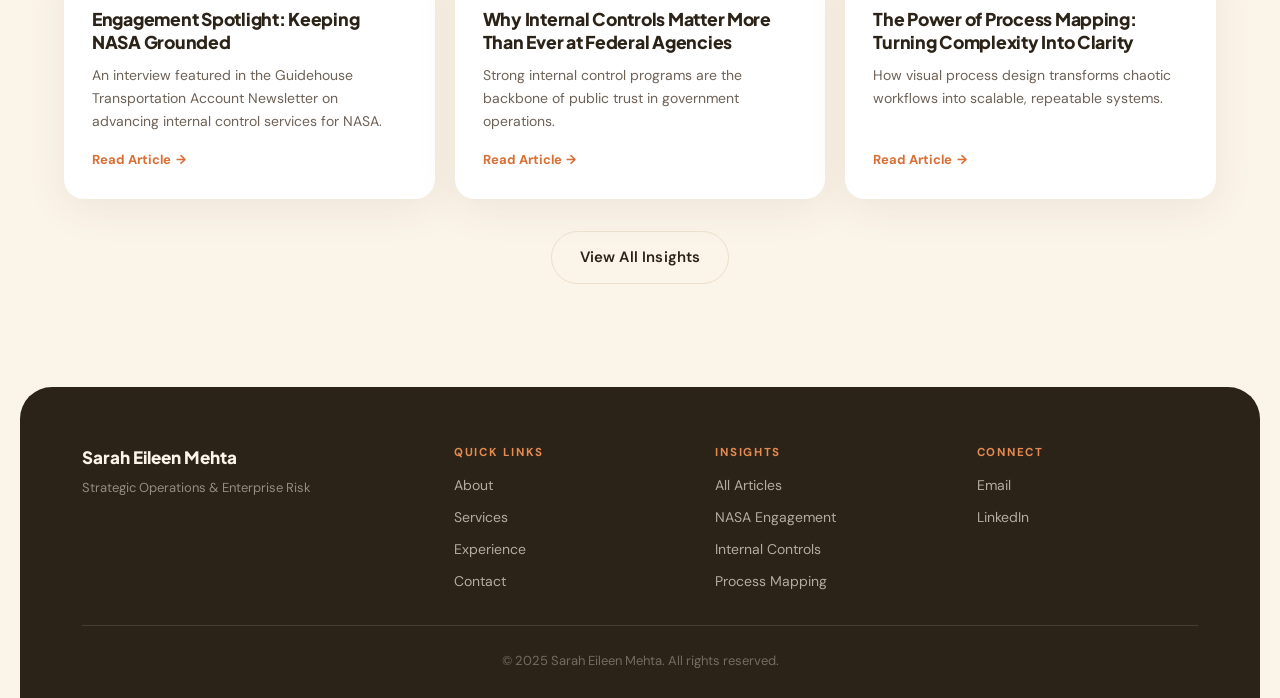
<file: contact.html>
<!DOCTYPE html>
<html lang="en">
<head>
    <meta charset="UTF-8">
    <meta name="viewport" content="width=device-width, initial-scale=1.0">
    <title>Contact | Sarah Eileen Mehta</title>
    <meta name="description" content="Get in touch with Sarah Eileen Mehta for strategic operations, enterprise risk management, and organizational transformation consulting.">
    <link rel="preconnect" href="https://fonts.googleapis.com">
    <link rel="preconnect" href="https://fonts.gstatic.com" crossorigin>
    <link href="https://fonts.googleapis.com/css2?family=DM+Sans:wght@400;500;600;700&family=Plus+Jakarta+Sans:wght@500;600;700;800&display=swap" rel="stylesheet">
    <link rel="stylesheet" href="styles.css">
</head>
<body>

<!-- Navigation -->
<nav class="nav nav--scrolled" id="nav">
    <div class="nav__container">
        <a href="index.html" class="nav__logo">sarah<span class="nav__logo-accent">.</span></a>
        <button class="nav__toggle" id="navToggle" aria-label="Toggle navigation">
            <span></span><span></span><span></span>
        </button>
        <ul class="nav__links" id="navLinks">
            <li><a href="index.html#about">About</a></li>
            <li><a href="services.html">Services</a></li>
            <li><a href="index.html#experience">Experience</a></li>
            <li><a href="index.html#expertise">Expertise</a></li>
            <li><a href="blog.html">Insights</a></li>
            <li><a href="index.html#recognition">Recognition</a></li>
            <li><a href="contact.html" class="nav__cta nav__links--active">Let's Connect</a></li>
        </ul>
    </div>
</nav>

<!-- Contact Hero -->
<section class="contact-page__hero">
    <div class="container">
        <div class="contact-page__intro">
            <div class="contact-page__photo-col">
                <div class="contact-page__photo-wrapper">
                    <img src="headshot/Headshot Profile.jpeg" alt="Sarah Eileen Mehta" class="contact-page__photo" width="400" height="400" loading="eager">
                    <div class="contact-page__photo-frame"></div>
                </div>
            </div>
            <div class="contact-page__text-col">
                <span class="section__label">Let's Connect</span>
                <h1 class="contact-page__title">Thank You for <span class="accent">Being Here</span></h1>
                <p class="contact-page__summary">Whether you're looking for a strategic partner to tackle an enterprise risk challenge, streamline operations, or bring clarity to complex processes — I'd love to hear from you.</p>
                <p class="contact-page__summary">Every great collaboration starts with a conversation. Fill out the form below and I'll get back to you shortly.</p>
                <div class="contact-page__links">
                    <a href="mailto:sarah.eileen.mehta@gmail.com" class="contact-page__link">
                        <svg width="20" height="20" viewBox="0 0 24 24" fill="none" stroke="currentColor" stroke-width="1.5" stroke-linecap="round" stroke-linejoin="round"><rect x="2" y="4" width="20" height="16" rx="2"/><path d="m22 7-8.97 5.7a1.94 1.94 0 0 1-2.06 0L2 7"/></svg>
                        sarah.eileen.mehta@gmail.com
                    </a>
                    <a href="https://linkedin.com/in/sarah-eileen-mehta" target="_blank" rel="noopener noreferrer" class="contact-page__link">
                        <svg width="20" height="20" viewBox="0 0 24 24" fill="none" stroke="currentColor" stroke-width="1.5" stroke-linecap="round" stroke-linejoin="round"><path d="M16 8a6 6 0 0 1 6 6v7h-4v-7a2 2 0 0 0-4 0v7h-4v-7a6 6 0 0 1 6-6z"/><rect x="2" y="9" width="4" height="12"/><circle cx="4" cy="4" r="2"/></svg>
                        LinkedIn
                    </a>
                </div>
            </div>
        </div>
    </div>
</section>

<!-- Contact Form -->
<section class="contact-page__form-section">
    <div class="container">
        <form class="contact-page__form" id="contactForm">
            <input type="text" name="website" tabindex="-1" autocomplete="off" aria-hidden="true" style="position:absolute;left:-9999px;width:1px;height:1px;opacity:0">
            <div class="form__row">
                <div class="form__group">
                    <label for="firstName" class="form__label form__label--light">First Name *</label>
                    <input type="text" id="firstName" name="firstName" class="form__input form__input--light" required>
                </div>
                <div class="form__group">
                    <label for="lastName" class="form__label form__label--light">Last Name *</label>
                    <input type="text" id="lastName" name="lastName" class="form__input form__input--light" required>
                </div>
            </div>
            <div class="form__row">
                <div class="form__group">
                    <label for="email" class="form__label form__label--light">Email *</label>
                    <input type="email" id="email" name="email" class="form__input form__input--light" required>
                </div>
                <div class="form__group">
                    <label for="phone" class="form__label form__label--light">Phone Number *</label>
                    <input type="tel" id="phone" name="phone" class="form__input form__input--light" required>
                </div>
            </div>
            <div class="form__group">
                <label for="organization" class="form__label form__label--light">Organization / Business *</label>
                <input type="text" id="organization" name="organization" class="form__input form__input--light" required>
            </div>
            <div class="form__group">
                <label for="purpose" class="form__label form__label--light">Purpose of Request *</label>
                <textarea id="purpose" name="purpose" class="form__input form__input--light form__textarea" rows="5" required></textarea>
            </div>
            <button type="submit" class="btn btn--primary form__submit">Send Message</button>
        </form>
    </div>
</section>

<!-- Insights Preview -->
<section class="section insights-preview" id="insights">
    <div class="container">
        <div class="section__header fade-in">
            <span class="section__label">Insights</span>
            <h2 class="section__title">Thought<br><span class="accent">Leadership</span></h2>
        </div>
        <div class="insights__grid">
            <a href="blog/nasa-engagement-spotlight.html" class="insight-card fade-in">
                <span class="insight-card__date">June 2023</span>
                <h3 class="insight-card__title">Engagement Spotlight: Keeping NASA Grounded</h3>
                <p class="insight-card__excerpt">An interview featured in the Guidehouse Transportation Account Newsletter on advancing internal control services for NASA.</p>
                <span class="insight-card__link">Read Article</span>
            </a>
            <a href="blog/internal-controls-federal-agencies.html" class="insight-card fade-in">
                <span class="insight-card__date">2024</span>
                <h3 class="insight-card__title">Why Internal Controls Matter More Than Ever at Federal Agencies</h3>
                <p class="insight-card__excerpt">Strong internal control programs are the backbone of public trust in government operations.</p>
                <span class="insight-card__link">Read Article</span>
            </a>
            <a href="blog/power-of-process-mapping.html" class="insight-card fade-in">
                <span class="insight-card__date">2024</span>
                <h3 class="insight-card__title">The Power of Process Mapping: Turning Complexity Into Clarity</h3>
                <p class="insight-card__excerpt">How visual process design transforms chaotic workflows into scalable, repeatable systems.</p>
                <span class="insight-card__link">Read Article</span>
            </a>
        </div>
        <div class="insights__cta fade-in">
            <a href="blog.html" class="btn btn--ghost-dark">View All Insights</a>
        </div>
    </div>
</section>

<!-- Footer -->
<footer class="footer">
    <div class="container">
        <div class="footer__top">
            <div class="footer__brand">
                <span class="footer__name">Sarah Eileen Mehta</span>
                <p class="footer__tagline">Strategic Operations & Enterprise Risk</p>
            </div>
            <div class="footer__nav">
                <span class="footer__nav-title">Quick Links</span>
                <a href="index.html#about">About</a>
                <a href="services.html">Services</a>
                <a href="index.html#experience">Experience</a>
                <a href="contact.html">Contact</a>
            </div>
            <div class="footer__nav">
                <span class="footer__nav-title">Insights</span>
                <a href="blog.html">All Articles</a>
                <a href="blog/nasa-engagement-spotlight.html">NASA Engagement</a>
                <a href="blog/internal-controls-federal-agencies.html">Internal Controls</a>
                <a href="blog/power-of-process-mapping.html">Process Mapping</a>
            </div>
            <div class="footer__nav">
                <span class="footer__nav-title">Connect</span>
                <a href="mailto:sarah.eileen.mehta@gmail.com">Email</a>
                <a href="https://linkedin.com/in/sarah-eileen-mehta" target="_blank" rel="noopener noreferrer">LinkedIn</a>
            </div>
        </div>
        <div class="footer__bottom">
            <span class="footer__copy">&copy; 2025 Sarah Eileen Mehta. All rights reserved.</span>
        </div>
    </div>
</footer>

<script>
const toggle = document.getElementById('navToggle');
const links = document.getElementById('navLinks');
toggle.addEventListener('click', () => {
    links.classList.toggle('nav__links--open');
    toggle.classList.toggle('nav__toggle--active');
});
document.querySelectorAll('.nav__links a').forEach(a => {
    a.addEventListener('click', () => {
        links.classList.remove('nav__links--open');
        toggle.classList.remove('nav__toggle--active');
    });
});

/* Contact Form Submission */
const WEBHOOK_URL = 'https://hooks.zapier.com/hooks/catch/26162536/ucc3877/';

document.getElementById('contactForm').addEventListener('submit', async (e) => {
    e.preventDefault();
    const form = e.target;
    const btn = form.querySelector('.form__submit');
    const originalText = btn.textContent;
    btn.textContent = 'Sending...';
    btn.disabled = true;

    // Honeypot: bots fill hidden fields. Pretend success without sending.
    if (form.website && form.website.value) { window.location.href = 'thank-you.html'; return; }

    const data = {
        firstName: form.firstName.value.trim(),
        lastName: form.lastName.value.trim(),
        email: form.email.value.trim(),
        phone: form.phone.value.trim(),
        organization: form.organization.value.trim(),
        purpose: form.purpose.value.trim(),
        submittedAt: new Date().toISOString()
    };

    // Guard: don't send blank inquiries.
    if (!data.firstName || !data.email) {
        btn.textContent = 'Please fill in the required fields';
        btn.disabled = false;
        setTimeout(() => { btn.textContent = originalText; }, 3000);
        return;
    }

    try {
        // Send as url-encoded form data: this content type survives `no-cors`,
        // so Zapier receives named fields instead of an unparsed text/plain blob.
        await fetch(WEBHOOK_URL, {
            method: 'POST',
            headers: { 'Content-Type': 'application/x-www-form-urlencoded;charset=UTF-8' },
            mode: 'no-cors',
            body: new URLSearchParams(data).toString()
        });
        window.location.href = 'thank-you.html';
    } catch (err) {
        btn.textContent = 'Something went wrong — try again';
        btn.disabled = false;
        setTimeout(() => { btn.textContent = originalText; }, 3000);
    }
});

/* Fade-In Observer */
const fadeEls = document.querySelectorAll('.fade-in');
const fadeObs = new IntersectionObserver((entries) => {
    entries.forEach(e => { if (e.isIntersecting) { e.target.classList.add('visible'); fadeObs.unobserve(e.target); } });
}, { threshold: 0.15, rootMargin: '0px 0px -40px 0px' });
fadeEls.forEach(el => fadeObs.observe(el));
</script>

</body>
</html>
</file>
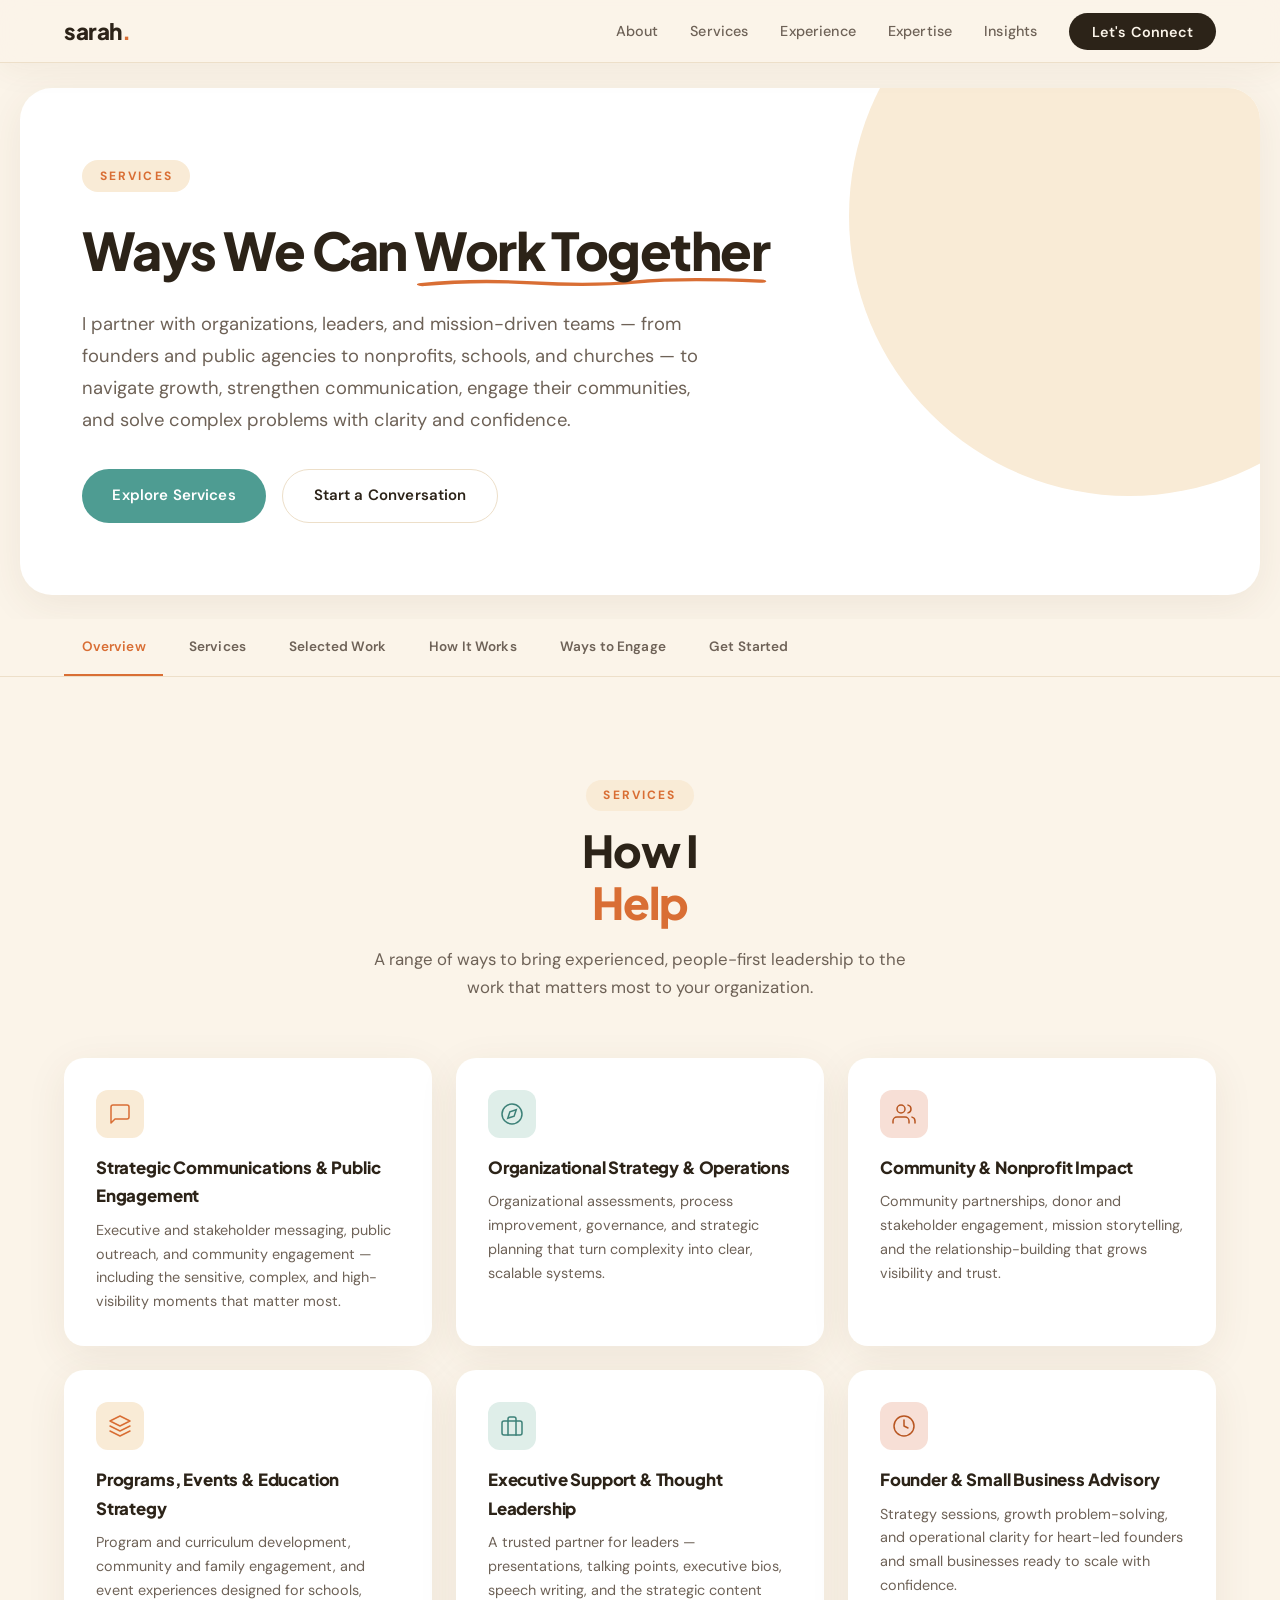
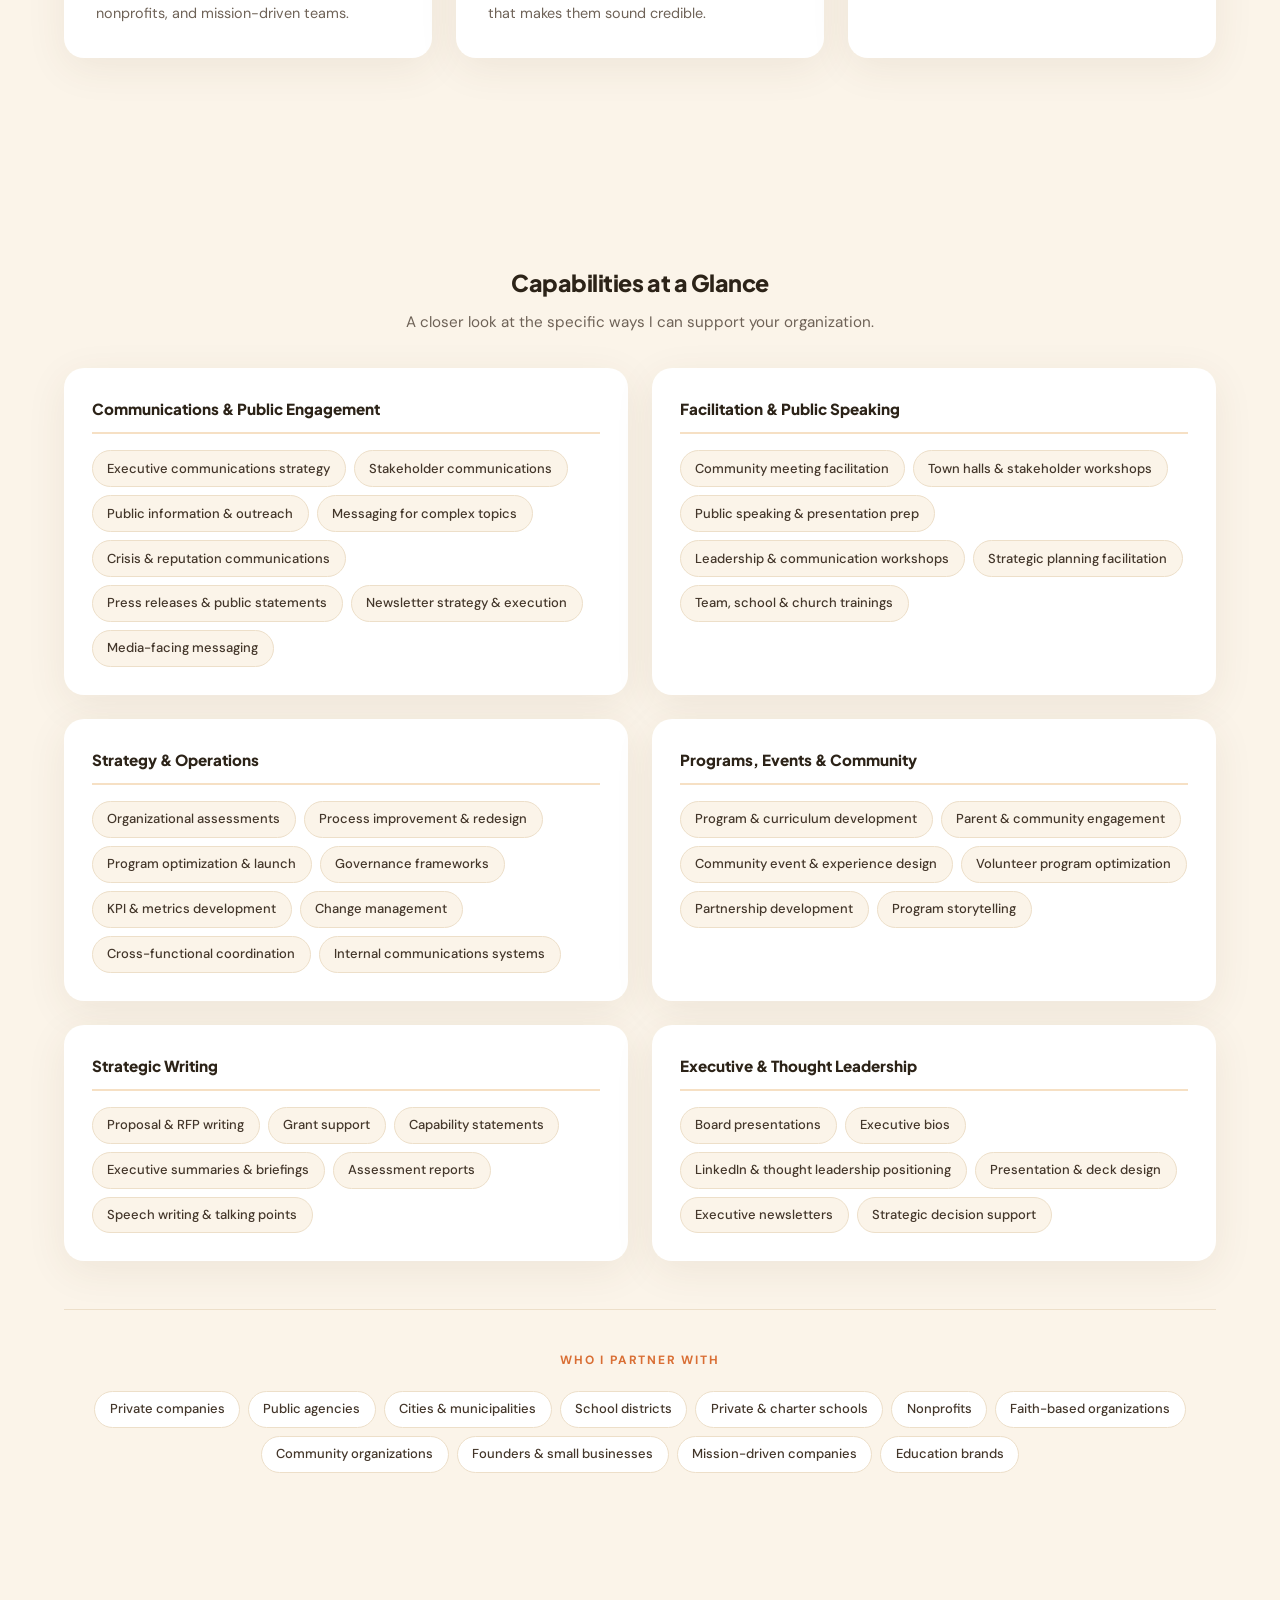
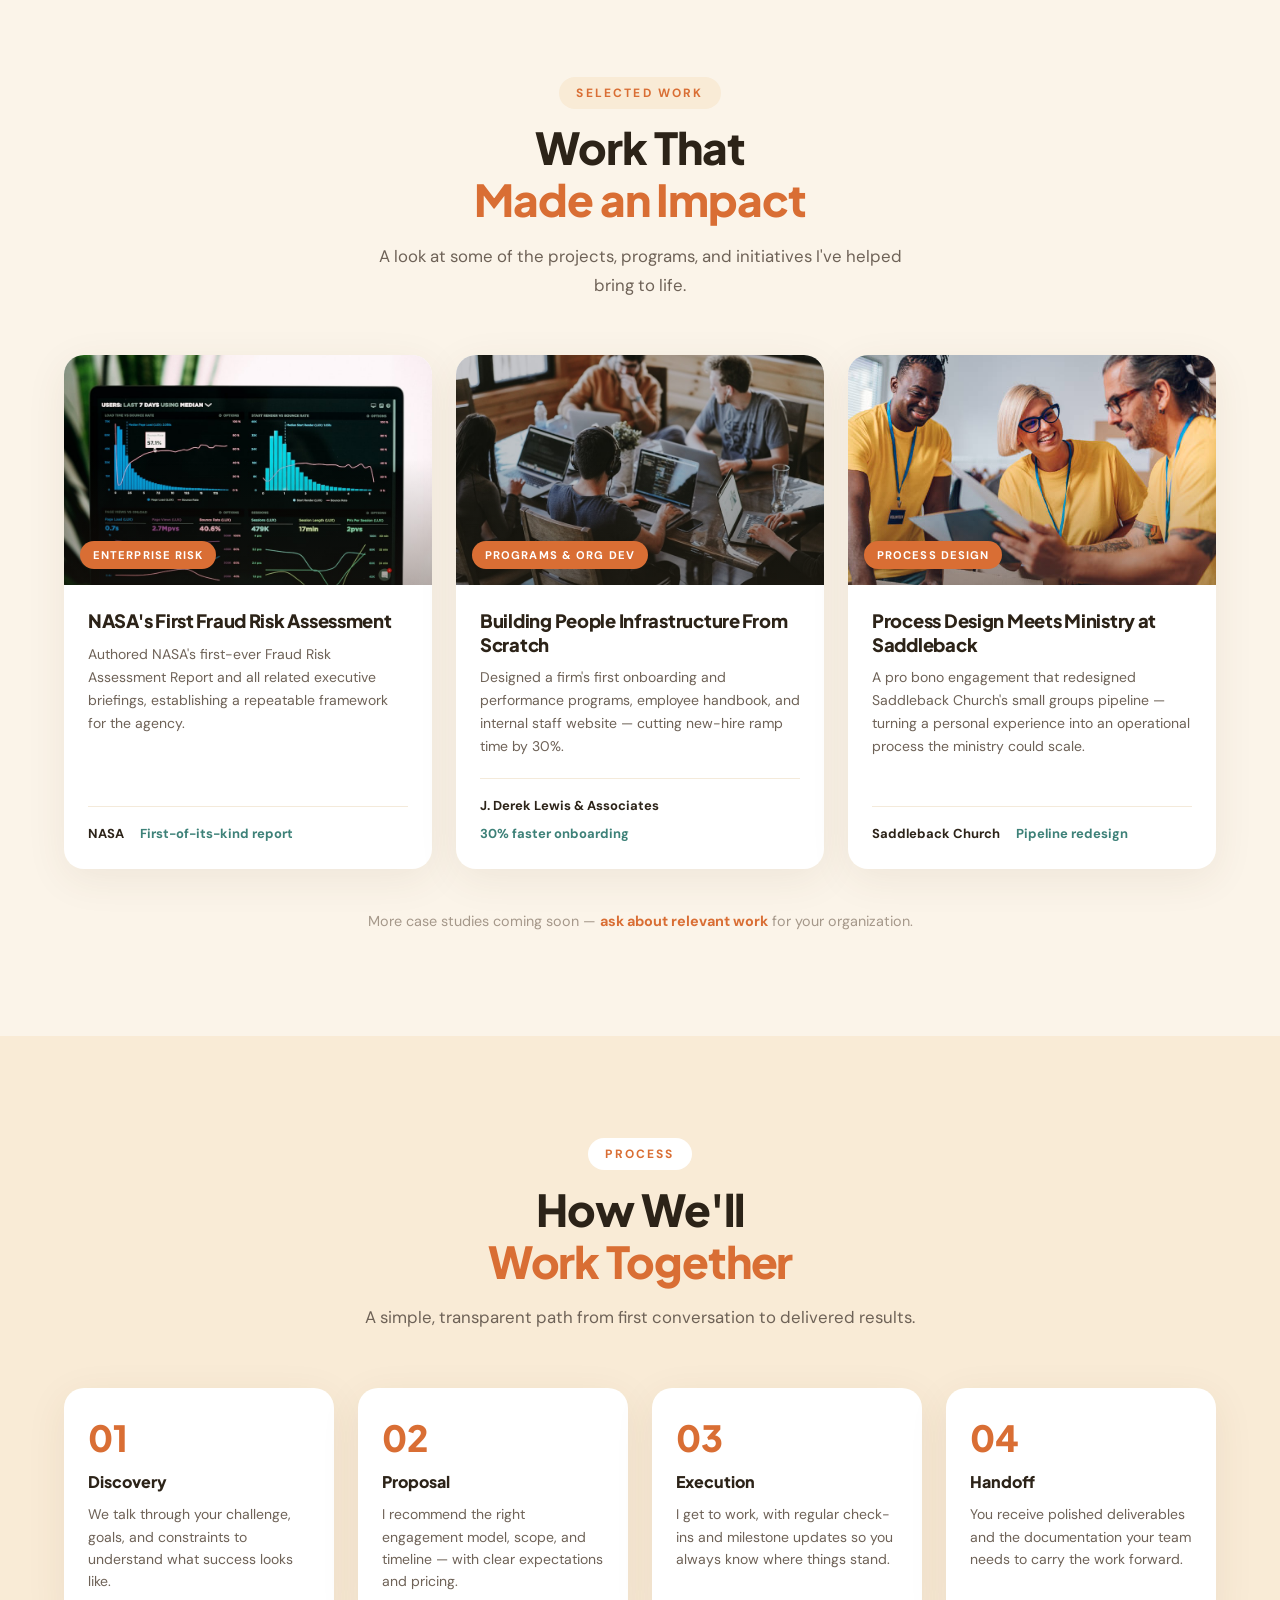
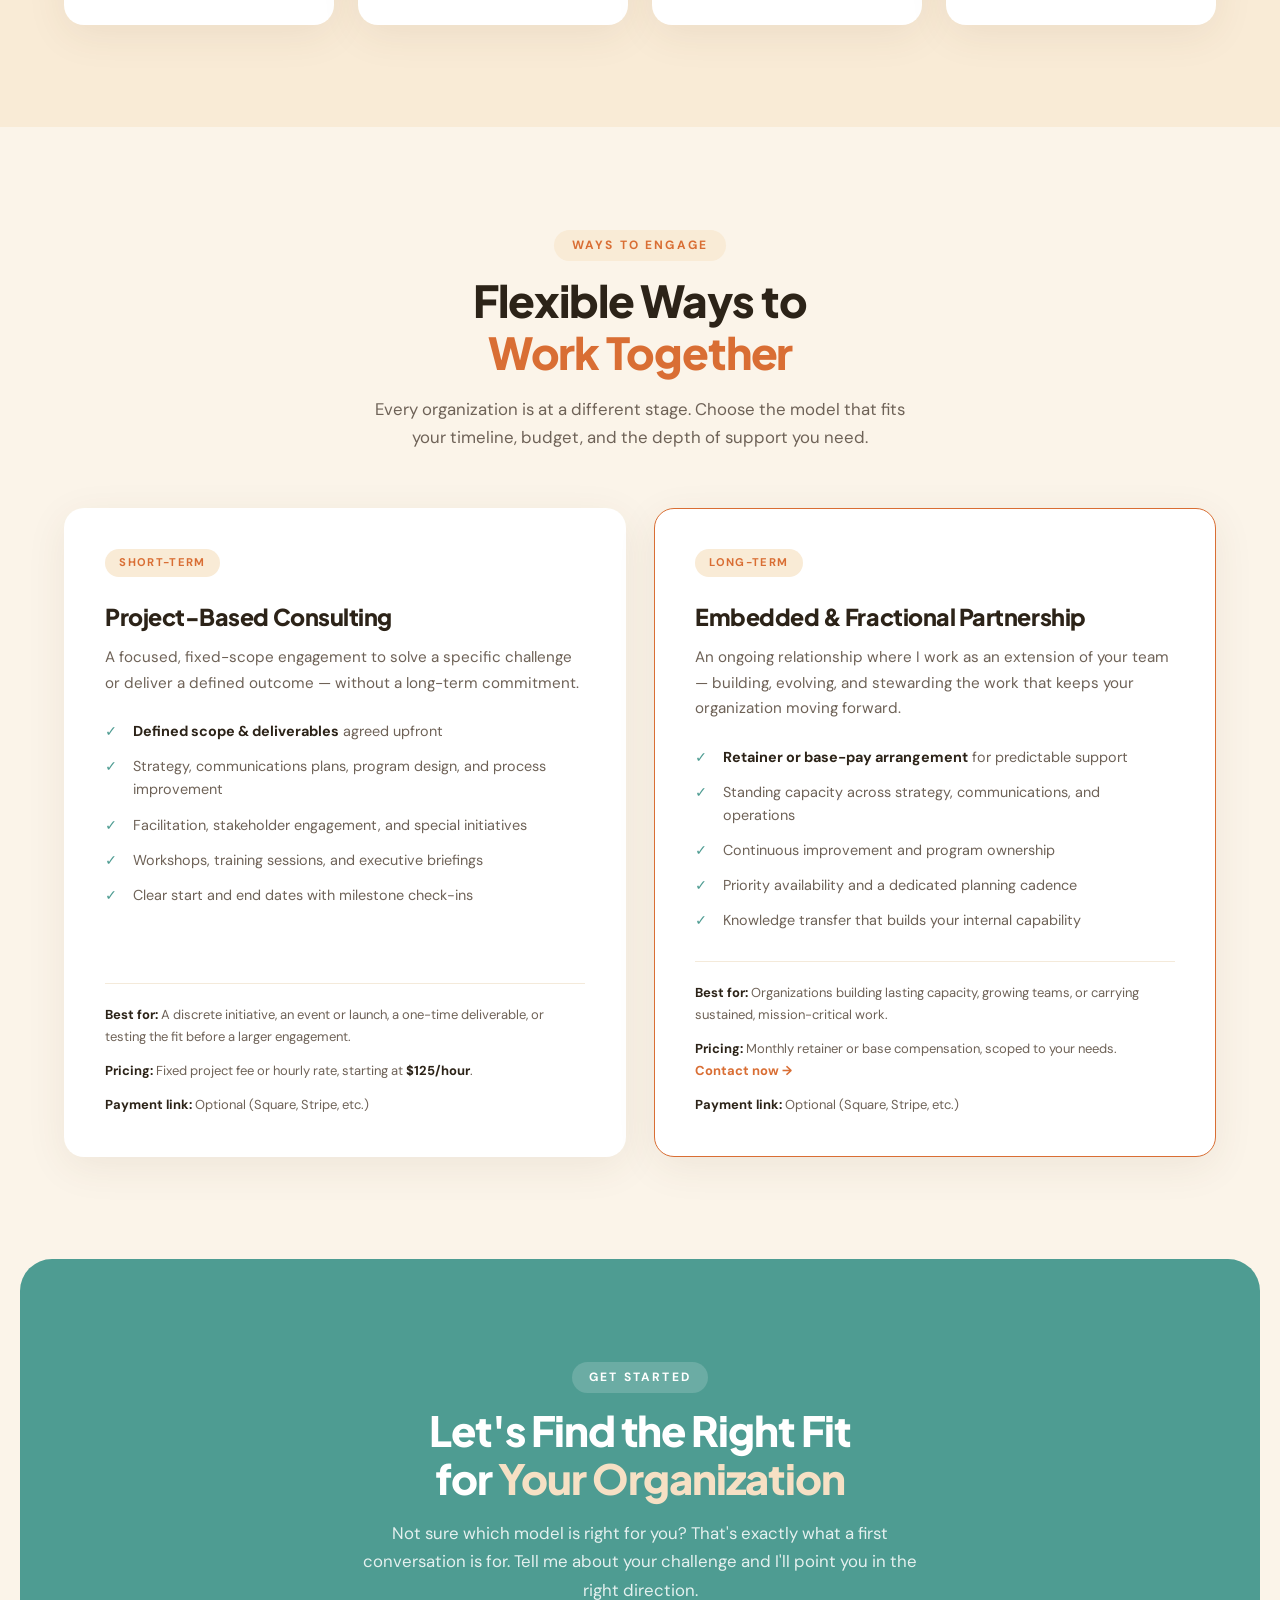
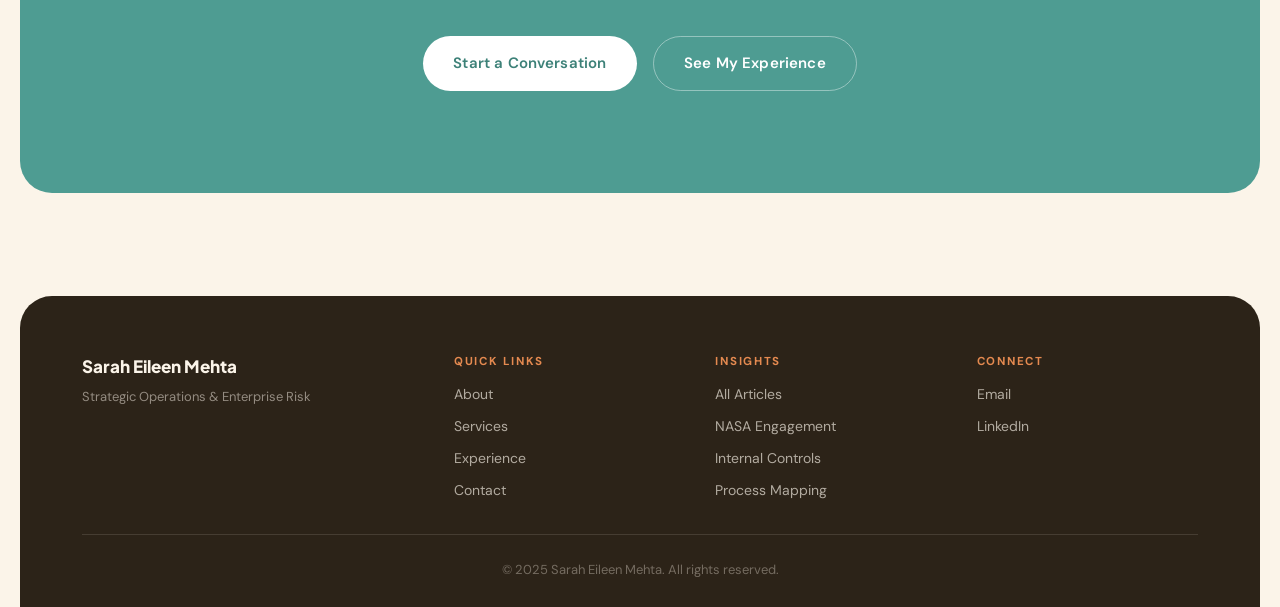
<file: services.html>
<!DOCTYPE html>
<html lang="en">
<head>
    <meta charset="UTF-8">
    <meta name="viewport" content="width=device-width, initial-scale=1.0">
    <title>Services | Sarah Eileen Mehta</title>
    <meta name="description" content="Strategic operations and enterprise risk consulting — short-term project engagements and long-term embedded partnerships with Sarah Eileen Mehta.">
    <link rel="preconnect" href="https://fonts.googleapis.com">
    <link rel="preconnect" href="https://fonts.gstatic.com" crossorigin>
    <link href="https://fonts.googleapis.com/css2?family=DM+Sans:wght@400;500;600;700&family=Plus+Jakarta+Sans:wght@500;600;700;800&display=swap" rel="stylesheet">
    <link rel="stylesheet" href="styles.css?v=7">
</head>
<body>

<!-- Navigation -->
<nav class="nav nav--scrolled" id="nav">
    <div class="nav__container">
        <a href="index.html" class="nav__logo">sarah<span class="nav__logo-accent">.</span></a>
        <button class="nav__toggle" id="navToggle" aria-label="Toggle navigation">
            <span></span><span></span><span></span>
        </button>
        <ul class="nav__links" id="navLinks">
            <li><a href="index.html#about">About</a></li>
            <li><a href="services.html">Services</a></li>
            <li><a href="index.html#experience">Experience</a></li>
            <li><a href="index.html#expertise">Expertise</a></li>
            <li><a href="blog.html">Insights</a></li>
            <li><a href="contact.html" class="nav__cta">Let's Connect</a></li>
        </ul>
    </div>
</nav>

<!-- Services Hero -->
<section class="services-page__hero" id="overview">
    <div class="container">
        <div class="services-page__hero-inner">
            <span class="section__label">Services</span>
            <h1 class="services-page__title">Ways We Can <span class="accent">Work Together</span></h1>
            <p class="services-page__lead">I partner with organizations, leaders, and mission-driven teams &mdash; from founders and public agencies to nonprofits, schools, and churches &mdash; to navigate growth, strengthen communication, engage their communities, and solve complex problems with clarity and confidence.</p>
            <div class="services-page__hero-actions">
                <a href="#services" class="btn btn--primary">Explore Services</a>
                <a href="contact.html" class="btn btn--ghost">Start a Conversation</a>
            </div>
        </div>
    </div>
</section>

<!-- In-page sub-navigation -->
<nav class="services-subnav" id="servicesSubnav" aria-label="Services sections">
    <div class="services-subnav__inner">
        <a href="#overview" class="services-subnav__link">Overview</a>
        <a href="#services" class="services-subnav__link">Services</a>
        <a href="#work" class="services-subnav__link">Selected Work</a>
        <a href="#process" class="services-subnav__link">How It Works</a>
        <a href="#engagement" class="services-subnav__link">Ways to Engage</a>
        <a href="#get-started" class="services-subnav__link">Get Started</a>
    </div>
</nav>

<!-- Services -->
<section class="section capabilities" id="services">
    <div class="container">
        <div class="section__header fade-in">
            <span class="section__label">Services</span>
            <h2 class="section__title">How I<br><span class="accent">Help</span></h2>
            <p class="section__subtitle">A range of ways to bring experienced, people-first leadership to the work that matters most to your organization.</p>
        </div>
        <div class="capabilities__grid capabilities__grid--three">
            <div class="capability-card fade-in">
                <div class="capability-card__icon">
                    <svg width="24" height="24" viewBox="0 0 24 24" fill="none" stroke="currentColor" stroke-width="1.5" stroke-linecap="round" stroke-linejoin="round"><path d="M21 15a2 2 0 0 1-2 2H7l-4 4V5a2 2 0 0 1 2-2h14a2 2 0 0 1 2 2z"/></svg>
                </div>
                <h3>Strategic Communications &amp; Public Engagement</h3>
                <p>Executive and stakeholder messaging, public outreach, and community engagement &mdash; including the sensitive, complex, and high-visibility moments that matter most.</p>
            </div>
            <div class="capability-card fade-in">
                <div class="capability-card__icon">
                    <svg width="24" height="24" viewBox="0 0 24 24" fill="none" stroke="currentColor" stroke-width="1.5"><circle cx="12" cy="12" r="10"/><polygon points="16.24 7.76 14.12 14.12 7.76 16.24 9.88 9.88 16.24 7.76"/></svg>
                </div>
                <h3>Organizational Strategy &amp; Operations</h3>
                <p>Organizational assessments, process improvement, governance, and strategic planning that turn complexity into clear, scalable systems.</p>
            </div>
            <div class="capability-card fade-in">
                <div class="capability-card__icon">
                    <svg width="24" height="24" viewBox="0 0 24 24" fill="none" stroke="currentColor" stroke-width="1.5" stroke-linecap="round" stroke-linejoin="round"><path d="M17 21v-2a4 4 0 0 0-4-4H5a4 4 0 0 0-4 4v2"/><circle cx="9" cy="7" r="4"/><path d="M23 21v-2a4 4 0 0 0-3-3.87"/><path d="M16 3.13a4 4 0 0 1 0 7.75"/></svg>
                </div>
                <h3>Community &amp; Nonprofit Impact</h3>
                <p>Community partnerships, donor and stakeholder engagement, mission storytelling, and the relationship-building that grows visibility and trust.</p>
            </div>
            <div class="capability-card fade-in">
                <div class="capability-card__icon">
                    <svg width="24" height="24" viewBox="0 0 24 24" fill="none" stroke="currentColor" stroke-width="1.5" stroke-linecap="round" stroke-linejoin="round"><polygon points="12 2 2 7 12 12 22 7 12 2"/><polyline points="2 17 12 22 22 17"/><polyline points="2 12 12 17 22 12"/></svg>
                </div>
                <h3>Programs, Events &amp; Education Strategy</h3>
                <p>Program and curriculum development, community and family engagement, and event experiences designed for schools, nonprofits, and mission-driven teams.</p>
            </div>
            <div class="capability-card fade-in">
                <div class="capability-card__icon">
                    <svg width="24" height="24" viewBox="0 0 24 24" fill="none" stroke="currentColor" stroke-width="1.5" stroke-linecap="round" stroke-linejoin="round"><rect x="2" y="7" width="20" height="14" rx="2" ry="2"/><path d="M16 21V5a2 2 0 0 0-2-2h-4a2 2 0 0 0-2 2v16"/></svg>
                </div>
                <h3>Executive Support &amp; Thought Leadership</h3>
                <p>A trusted partner for leaders &mdash; presentations, talking points, executive bios, speech writing, and the strategic content that makes them sound credible.</p>
            </div>
            <div class="capability-card fade-in">
                <div class="capability-card__icon">
                    <svg width="24" height="24" viewBox="0 0 24 24" fill="none" stroke="currentColor" stroke-width="1.5" stroke-linecap="round" stroke-linejoin="round"><circle cx="12" cy="12" r="10"/><polyline points="12 6 12 12 16 14"/></svg>
                </div>
                <h3>Founder &amp; Small Business Advisory</h3>
                <p>Strategy sessions, growth problem-solving, and operational clarity for heart-led founders and small businesses ready to scale with confidence.</p>
            </div>
        </div>
    </div>
</section>

<!-- Capabilities at a Glance -->
<section class="section capabilities-glance" id="capabilities">
    <div class="container">
        <div class="skills">
            <div class="skills__intro fade-in">
                <h3>Capabilities at a Glance</h3>
                <p>A closer look at the specific ways I can support your organization.</p>
            </div>
            <div class="skills__grid">
                <div class="skills__group fade-in">
                    <h4 class="skills__group-title">Communications &amp; Public Engagement</h4>
                    <div class="tags">
                        <span class="tag">Executive communications strategy</span>
                        <span class="tag">Stakeholder communications</span>
                        <span class="tag">Public information &amp; outreach</span>
                        <span class="tag">Messaging for complex topics</span>
                        <span class="tag">Crisis &amp; reputation communications</span>
                        <span class="tag">Press releases &amp; public statements</span>
                        <span class="tag">Newsletter strategy &amp; execution</span>
                        <span class="tag">Media-facing messaging</span>
                    </div>
                </div>
                <div class="skills__group fade-in">
                    <h4 class="skills__group-title">Facilitation &amp; Public Speaking</h4>
                    <div class="tags">
                        <span class="tag">Community meeting facilitation</span>
                        <span class="tag">Town halls &amp; stakeholder workshops</span>
                        <span class="tag">Public speaking &amp; presentation prep</span>
                        <span class="tag">Leadership &amp; communication workshops</span>
                        <span class="tag">Strategic planning facilitation</span>
                        <span class="tag">Team, school &amp; church trainings</span>
                    </div>
                </div>
                <div class="skills__group fade-in">
                    <h4 class="skills__group-title">Strategy &amp; Operations</h4>
                    <div class="tags">
                        <span class="tag">Organizational assessments</span>
                        <span class="tag">Process improvement &amp; redesign</span>
                        <span class="tag">Program optimization &amp; launch</span>
                        <span class="tag">Governance frameworks</span>
                        <span class="tag">KPI &amp; metrics development</span>
                        <span class="tag">Change management</span>
                        <span class="tag">Cross-functional coordination</span>
                        <span class="tag">Internal communications systems</span>
                    </div>
                </div>
                <div class="skills__group fade-in">
                    <h4 class="skills__group-title">Programs, Events &amp; Community</h4>
                    <div class="tags">
                        <span class="tag">Program &amp; curriculum development</span>
                        <span class="tag">Parent &amp; community engagement</span>
                        <span class="tag">Community event &amp; experience design</span>
                        <span class="tag">Volunteer program optimization</span>
                        <span class="tag">Partnership development</span>
                        <span class="tag">Program storytelling</span>
                    </div>
                </div>
                <div class="skills__group fade-in">
                    <h4 class="skills__group-title">Strategic Writing</h4>
                    <div class="tags">
                        <span class="tag">Proposal &amp; RFP writing</span>
                        <span class="tag">Grant support</span>
                        <span class="tag">Capability statements</span>
                        <span class="tag">Executive summaries &amp; briefings</span>
                        <span class="tag">Assessment reports</span>
                        <span class="tag">Speech writing &amp; talking points</span>
                    </div>
                </div>
                <div class="skills__group fade-in">
                    <h4 class="skills__group-title">Executive &amp; Thought Leadership</h4>
                    <div class="tags">
                        <span class="tag">Board presentations</span>
                        <span class="tag">Executive bios</span>
                        <span class="tag">LinkedIn &amp; thought leadership positioning</span>
                        <span class="tag">Presentation &amp; deck design</span>
                        <span class="tag">Executive newsletters</span>
                        <span class="tag">Strategic decision support</span>
                    </div>
                </div>
            </div>
            <!-- Who I partner with -->
            <div class="audience fade-in">
                <p class="audience__title">Who I Partner With</p>
                <div class="audience__tags">
                    <span class="tag">Private companies</span>
                    <span class="tag">Public agencies</span>
                    <span class="tag">Cities &amp; municipalities</span>
                    <span class="tag">School districts</span>
                    <span class="tag">Private &amp; charter schools</span>
                    <span class="tag">Nonprofits</span>
                    <span class="tag">Faith-based organizations</span>
                    <span class="tag">Community organizations</span>
                    <span class="tag">Founders &amp; small businesses</span>
                    <span class="tag">Mission-driven companies</span>
                    <span class="tag">Education brands</span>
                </div>
            </div>
        </div>
    </div>
</section>

<!-- Selected Work -->
<section class="section work" id="work">
    <div class="container">
        <div class="section__header fade-in">
            <span class="section__label">Selected Work</span>
            <h2 class="section__title">Work That<br><span class="accent">Made an Impact</span></h2>
            <p class="section__subtitle">A look at some of the projects, programs, and initiatives I've helped bring to life.</p>
        </div>
        <div class="work__grid">
            <!--
                PROJECT CARD TEMPLATE — duplicate this block for each project.
                • Add an image: set style="background-image:url('path/to/image.jpg')" on .work-card__media
                  (leave it off and a styled gradient placeholder shows automatically).
                • Add a link: use <a href="..." class="work-card">…</a> if the project has a detail page.
            -->
            <a class="work-card fade-in" href="blog/nasa-engagement-spotlight.html">
                <div class="work-card__media" style="background-image:url('images/work/risk_a.jpg')">
                    <span class="work-card__tag">Enterprise Risk</span>
                </div>
                <div class="work-card__body">
                    <h3 class="work-card__title">NASA's First Fraud Risk Assessment</h3>
                    <p class="work-card__desc">Authored NASA's first-ever Fraud Risk Assessment Report and all related executive briefings, establishing a repeatable framework for the agency.</p>
                    <div class="work-card__meta">
                        <span class="work-card__client">NASA</span>
                        <span class="work-card__result">First-of-its-kind report</span>
                    </div>
                </div>
            </a>
            <a class="work-card fade-in" href="blog/building-people-infrastructure.html">
                <div class="work-card__media" style="background-image:url('images/work/people.jpg')">
                    <span class="work-card__tag">Programs &amp; Org Dev</span>
                </div>
                <div class="work-card__body">
                    <h3 class="work-card__title">Building People Infrastructure From Scratch</h3>
                    <p class="work-card__desc">Designed a firm's first onboarding and performance programs, employee handbook, and internal staff website — cutting new-hire ramp time by 30%.</p>
                    <div class="work-card__meta">
                        <span class="work-card__client">J. Derek Lewis &amp; Associates</span>
                        <span class="work-card__result">30% faster onboarding</span>
                    </div>
                </div>
            </a>
            <a class="work-card fade-in" href="blog/small-groups-process-design-saddleback.html">
                <div class="work-card__media" style="background-image:url('images/work/saddleback.png')">
                    <span class="work-card__tag">Process Design</span>
                </div>
                <div class="work-card__body">
                    <h3 class="work-card__title">Process Design Meets Ministry at Saddleback</h3>
                    <p class="work-card__desc">A pro bono engagement that redesigned Saddleback Church's small groups pipeline — turning a personal experience into an operational process the ministry could scale.</p>
                    <div class="work-card__meta">
                        <span class="work-card__client">Saddleback Church</span>
                        <span class="work-card__result">Pipeline redesign</span>
                    </div>
                </div>
            </a>
        </div>
        <p class="work__note fade-in">More case studies coming soon &mdash; <a href="contact.html" class="engagement__contact-link">ask about relevant work</a> for your organization.</p>
    </div>
</section>

<!-- How It Works -->
<section class="section process" id="process">
    <div class="container">
        <div class="section__header fade-in">
            <span class="section__label">Process</span>
            <h2 class="section__title">How We'll<br><span class="accent">Work Together</span></h2>
            <p class="section__subtitle">A simple, transparent path from first conversation to delivered results.</p>
        </div>
        <div class="process__grid">
            <div class="process__step fade-in">
                <div class="process__num">01</div>
                <h3>Discovery</h3>
                <p>We talk through your challenge, goals, and constraints to understand what success looks like.</p>
            </div>
            <div class="process__step fade-in">
                <div class="process__num">02</div>
                <h3>Proposal</h3>
                <p>I recommend the right engagement model, scope, and timeline — with clear expectations and pricing.</p>
            </div>
            <div class="process__step fade-in">
                <div class="process__num">03</div>
                <h3>Execution</h3>
                <p>I get to work, with regular check-ins and milestone updates so you always know where things stand.</p>
            </div>
            <div class="process__step fade-in">
                <div class="process__num">04</div>
                <h3>Handoff</h3>
                <p>You receive polished deliverables and the documentation your team needs to carry the work forward.</p>
            </div>
        </div>
    </div>
</section>

<!-- Ways to Engage (pricing) -->
<section class="section engagement" id="engagement">
    <div class="container">
        <div class="section__header fade-in">
            <span class="section__label">Ways to Engage</span>
            <h2 class="section__title">Flexible Ways to<br><span class="accent">Work Together</span></h2>
            <p class="section__subtitle">Every organization is at a different stage. Choose the model that fits your timeline, budget, and the depth of support you need.</p>
        </div>
        <div class="engagement__grid">
            <!-- Short-term -->
            <div class="engagement__card fade-in">
                <span class="engagement__tag">Short-Term</span>
                <h3 class="engagement__name">Project-Based Consulting</h3>
                <p class="engagement__desc">A focused, fixed-scope engagement to solve a specific challenge or deliver a defined outcome &mdash; without a long-term commitment.</p>
                <ul class="engagement__list">
                    <li><strong>Defined scope &amp; deliverables</strong> agreed upfront</li>
                    <li>Strategy, communications plans, program design, and process improvement</li>
                    <li>Facilitation, stakeholder engagement, and special initiatives</li>
                    <li>Workshops, training sessions, and executive briefings</li>
                    <li>Clear start and end dates with milestone check-ins</li>
                </ul>
                <div class="engagement__footer">
                    <p class="engagement__terms"><strong>Best for:</strong> A discrete initiative, an event or launch, a one-time deliverable, or testing the fit before a larger engagement.</p>
                    <p class="engagement__terms"><strong>Pricing:</strong> Fixed project fee or hourly rate, starting at <strong>$125/hour</strong>.</p>
                    <p class="engagement__terms"><strong>Payment link:</strong> Optional (Square, Stripe, etc.)</p>
                </div>
            </div>
            <!-- Long-term -->
            <div class="engagement__card engagement__card--featured fade-in">
                <span class="engagement__tag">Long-Term</span>
                <h3 class="engagement__name">Embedded &amp; Fractional Partnership</h3>
                <p class="engagement__desc">An ongoing relationship where I work as an extension of your team &mdash; building, evolving, and stewarding the work that keeps your organization moving forward.</p>
                <ul class="engagement__list">
                    <li><strong>Retainer or base-pay arrangement</strong> for predictable support</li>
                    <li>Standing capacity across strategy, communications, and operations</li>
                    <li>Continuous improvement and program ownership</li>
                    <li>Priority availability and a dedicated planning cadence</li>
                    <li>Knowledge transfer that builds your internal capability</li>
                </ul>
                <div class="engagement__footer">
                    <p class="engagement__terms"><strong>Best for:</strong> Organizations building lasting capacity, growing teams, or carrying sustained, mission-critical work.</p>
                    <p class="engagement__terms"><strong>Pricing:</strong> Monthly retainer or base compensation, scoped to your needs. <a href="contact.html" class="engagement__contact-link">Contact now &rarr;</a></p>
                    <p class="engagement__terms"><strong>Payment link:</strong> Optional (Square, Stripe, etc.)</p>
                </div>
            </div>
        </div>
    </div>
</section>

<!-- CTA -->
<section class="section services-cta" id="get-started">
    <div class="container">
        <span class="section__label">Get Started</span>
        <h2 class="services-cta__title">Let's Find the Right Fit<br>for <span class="accent">Your Organization</span></h2>
        <p class="services-cta__text">Not sure which model is right for you? That's exactly what a first conversation is for. Tell me about your challenge and I'll point you in the right direction.</p>
        <div class="services-cta__actions">
            <a href="contact.html" class="btn btn--primary">Start a Conversation</a>
            <a href="index.html#experience" class="btn btn--ghost">See My Experience</a>
        </div>
    </div>
</section>

<!-- Footer -->
<footer class="footer">
    <div class="container">
        <div class="footer__top">
            <div class="footer__brand">
                <span class="footer__name">Sarah Eileen Mehta</span>
                <p class="footer__tagline">Strategic Operations & Enterprise Risk</p>
            </div>
            <div class="footer__nav">
                <span class="footer__nav-title">Quick Links</span>
                <a href="index.html#about">About</a>
                <a href="services.html">Services</a>
                <a href="index.html#experience">Experience</a>
                <a href="contact.html">Contact</a>
            </div>
            <div class="footer__nav">
                <span class="footer__nav-title">Insights</span>
                <a href="blog.html">All Articles</a>
                <a href="blog/nasa-engagement-spotlight.html">NASA Engagement</a>
                <a href="blog/internal-controls-federal-agencies.html">Internal Controls</a>
                <a href="blog/power-of-process-mapping.html">Process Mapping</a>
            </div>
            <div class="footer__nav">
                <span class="footer__nav-title">Connect</span>
                <a href="mailto:sarah.eileen.mehta@gmail.com">Email</a>
                <a href="https://linkedin.com/in/sarah-eileen-mehta" target="_blank" rel="noopener noreferrer">LinkedIn</a>
            </div>
        </div>
        <div class="footer__bottom">
            <span class="footer__copy">&copy; 2025 Sarah Eileen Mehta. All rights reserved.</span>
        </div>
    </div>
</footer>

<script>
/* --- Mobile Toggle --- */
const toggle = document.getElementById('navToggle');
const links = document.getElementById('navLinks');
toggle.addEventListener('click', () => {
    links.classList.toggle('nav__links--open');
    toggle.classList.toggle('nav__toggle--active');
});
document.querySelectorAll('.nav__links a').forEach(a => {
    a.addEventListener('click', () => {
        links.classList.remove('nav__links--open');
        toggle.classList.remove('nav__toggle--active');
    });
});

/* --- In-page smooth scroll (accounts for sticky subnav) --- */
const subnav = document.getElementById('servicesSubnav');
document.querySelectorAll('a[href^="#"]').forEach(a => {
    a.addEventListener('click', e => {
        const target = document.querySelector(a.getAttribute('href'));
        if (!target) return;
        e.preventDefault();
        const stickyTop = parseInt(getComputedStyle(subnav).top, 10) || 0;
        const offset = stickyTop + subnav.offsetHeight + 8;
        const top = target.getBoundingClientRect().top + window.scrollY - offset;
        window.scrollTo({ top, behavior: 'smooth' });
    });
});

/* --- Active section highlighting in subnav --- */
const subLinks = Array.from(document.querySelectorAll('.services-subnav__link'));
const sections = subLinks.map(l => document.querySelector(l.getAttribute('href'))).filter(Boolean);
const spyObs = new IntersectionObserver((entries) => {
    entries.forEach(entry => {
        if (entry.isIntersecting) {
            const id = entry.target.id;
            subLinks.forEach(l => l.classList.toggle('is-active', l.getAttribute('href') === '#' + id));
        }
    });
}, { rootMargin: '-45% 0px -50% 0px', threshold: 0 });
sections.forEach(s => spyObs.observe(s));

/* --- Fade-In Observer --- */
const fadeEls = document.querySelectorAll('.fade-in');
const fadeObs = new IntersectionObserver((entries) => {
    entries.forEach(e => { if (e.isIntersecting) { e.target.classList.add('visible'); fadeObs.unobserve(e.target); } });
}, { threshold: 0.15, rootMargin: '0px 0px -40px 0px' });
fadeEls.forEach(el => fadeObs.observe(el));
</script>

</body>
</html>
</file>
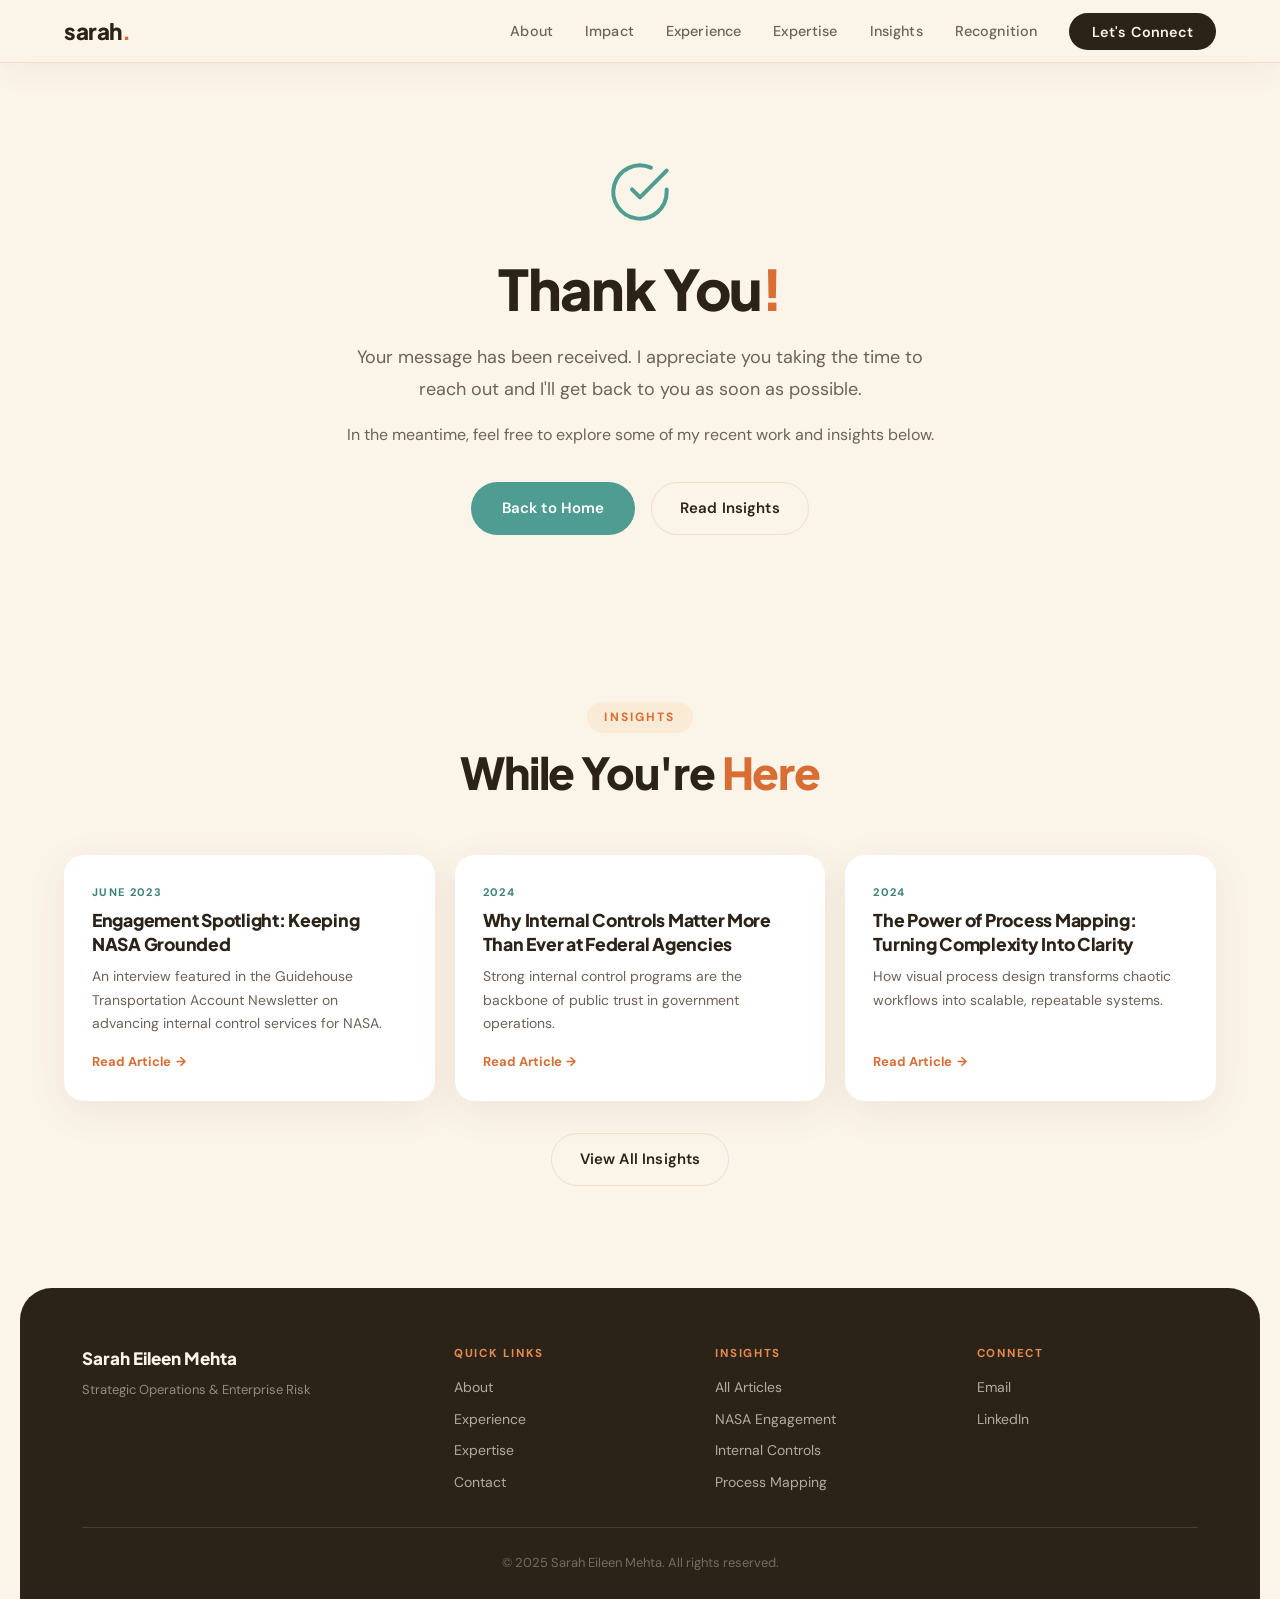
<file: thank-you.html>
<!DOCTYPE html>
<html lang="en">
<head>
    <meta charset="UTF-8">
    <meta name="viewport" content="width=device-width, initial-scale=1.0">
    <title>Thank You | Sarah Eileen Mehta</title>
    <meta name="description" content="Thank you for reaching out to Sarah Eileen Mehta. Your message has been received.">
    <link rel="preconnect" href="https://fonts.googleapis.com">
    <link rel="preconnect" href="https://fonts.gstatic.com" crossorigin>
    <link href="https://fonts.googleapis.com/css2?family=DM+Sans:wght@400;500;600;700&family=Plus+Jakarta+Sans:wght@500;600;700;800&display=swap" rel="stylesheet">
    <link rel="stylesheet" href="styles.css">
</head>
<body>

<!-- Navigation -->
<nav class="nav nav--scrolled" id="nav">
    <div class="nav__container">
        <a href="index.html" class="nav__logo">sarah<span class="nav__logo-accent">.</span></a>
        <button class="nav__toggle" id="navToggle" aria-label="Toggle navigation">
            <span></span><span></span><span></span>
        </button>
        <ul class="nav__links" id="navLinks">
            <li><a href="index.html#about">About</a></li>
            <li><a href="index.html#impact">Impact</a></li>
            <li><a href="index.html#experience">Experience</a></li>
            <li><a href="index.html#expertise">Expertise</a></li>
            <li><a href="blog.html">Insights</a></li>
            <li><a href="index.html#recognition">Recognition</a></li>
            <li><a href="contact.html" class="nav__cta">Let's Connect</a></li>
        </ul>
    </div>
</nav>

<!-- Thank You Hero -->
<section class="thankyou">
    <div class="container">
        <div class="thankyou__content">
            <div class="thankyou__icon">
                <svg width="64" height="64" viewBox="0 0 24 24" fill="none" stroke="currentColor" stroke-width="1.5" stroke-linecap="round" stroke-linejoin="round"><path d="M22 11.08V12a10 10 0 1 1-5.93-9.14"/><polyline points="22 4 12 14.01 9 11.01"/></svg>
            </div>
            <h1 class="thankyou__title">Thank You<span class="accent">!</span></h1>
            <p class="thankyou__message">Your message has been received. I appreciate you taking the time to reach out and I'll get back to you as soon as possible.</p>
            <p class="thankyou__submessage">In the meantime, feel free to explore some of my recent work and insights below.</p>
            <div class="thankyou__actions">
                <a href="index.html" class="btn btn--primary">Back to Home</a>
                <a href="blog.html" class="btn btn--ghost-dark">Read Insights</a>
            </div>
        </div>
    </div>
</section>

<!-- Insights Preview -->
<section class="section insights-preview" id="insights">
    <div class="container">
        <div class="section__header fade-in">
            <span class="section__label">Insights</span>
            <h2 class="section__title">While You're <span class="accent">Here</span></h2>
        </div>
        <div class="insights__grid">
            <a href="blog/nasa-engagement-spotlight.html" class="insight-card fade-in">
                <span class="insight-card__date">June 2023</span>
                <h3 class="insight-card__title">Engagement Spotlight: Keeping NASA Grounded</h3>
                <p class="insight-card__excerpt">An interview featured in the Guidehouse Transportation Account Newsletter on advancing internal control services for NASA.</p>
                <span class="insight-card__link">Read Article</span>
            </a>
            <a href="blog/internal-controls-federal-agencies.html" class="insight-card fade-in">
                <span class="insight-card__date">2024</span>
                <h3 class="insight-card__title">Why Internal Controls Matter More Than Ever at Federal Agencies</h3>
                <p class="insight-card__excerpt">Strong internal control programs are the backbone of public trust in government operations.</p>
                <span class="insight-card__link">Read Article</span>
            </a>
            <a href="blog/power-of-process-mapping.html" class="insight-card fade-in">
                <span class="insight-card__date">2024</span>
                <h3 class="insight-card__title">The Power of Process Mapping: Turning Complexity Into Clarity</h3>
                <p class="insight-card__excerpt">How visual process design transforms chaotic workflows into scalable, repeatable systems.</p>
                <span class="insight-card__link">Read Article</span>
            </a>
        </div>
        <div class="insights__cta fade-in">
            <a href="blog.html" class="btn btn--ghost-dark">View All Insights</a>
        </div>
    </div>
</section>

<!-- Footer -->
<footer class="footer">
    <div class="container">
        <div class="footer__top">
            <div class="footer__brand">
                <span class="footer__name">Sarah Eileen Mehta</span>
                <p class="footer__tagline">Strategic Operations & Enterprise Risk</p>
            </div>
            <div class="footer__nav">
                <span class="footer__nav-title">Quick Links</span>
                <a href="index.html#about">About</a>
                <a href="index.html#experience">Experience</a>
                <a href="index.html#expertise">Expertise</a>
                <a href="contact.html">Contact</a>
            </div>
            <div class="footer__nav">
                <span class="footer__nav-title">Insights</span>
                <a href="blog.html">All Articles</a>
                <a href="blog/nasa-engagement-spotlight.html">NASA Engagement</a>
                <a href="blog/internal-controls-federal-agencies.html">Internal Controls</a>
                <a href="blog/power-of-process-mapping.html">Process Mapping</a>
            </div>
            <div class="footer__nav">
                <span class="footer__nav-title">Connect</span>
                <a href="mailto:sarah.eileen.mehta@gmail.com">Email</a>
                <a href="https://linkedin.com/in/sarah-eileen-mehta" target="_blank" rel="noopener noreferrer">LinkedIn</a>
            </div>
        </div>
        <div class="footer__bottom">
            <span class="footer__copy">&copy; 2025 Sarah Eileen Mehta. All rights reserved.</span>
        </div>
    </div>
</footer>

<script>
const toggle = document.getElementById('navToggle');
const links = document.getElementById('navLinks');
toggle.addEventListener('click', () => {
    links.classList.toggle('nav__links--open');
    toggle.classList.toggle('nav__toggle--active');
});
document.querySelectorAll('.nav__links a').forEach(a => {
    a.addEventListener('click', () => {
        links.classList.remove('nav__links--open');
        toggle.classList.remove('nav__toggle--active');
    });
});

/* Fade-In Observer */
const fadeEls = document.querySelectorAll('.fade-in');
const fadeObs = new IntersectionObserver((entries) => {
    entries.forEach(e => { if (e.isIntersecting) { e.target.classList.add('visible'); fadeObs.unobserve(e.target); } });
}, { threshold: 0.15, rootMargin: '0px 0px -40px 0px' });
fadeEls.forEach(el => fadeObs.observe(el));
</script>

</body>
</html>
</file>
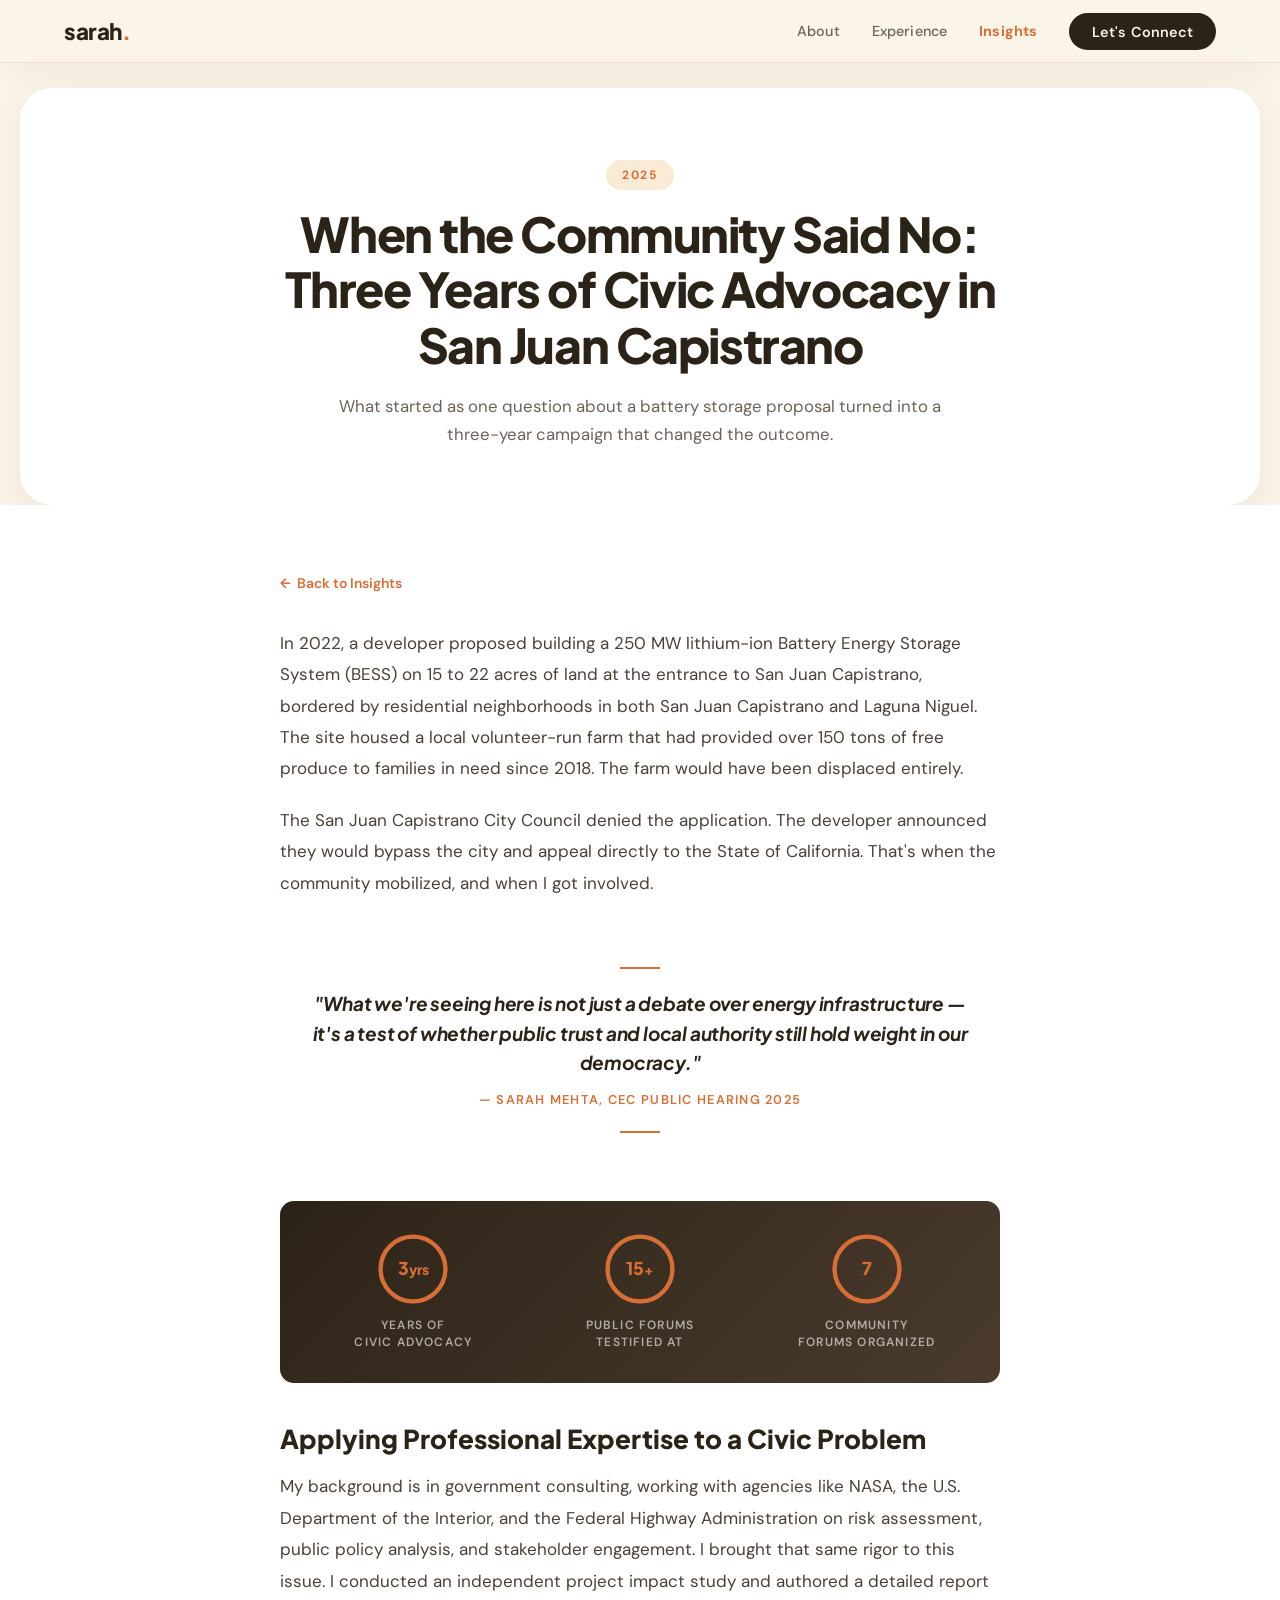
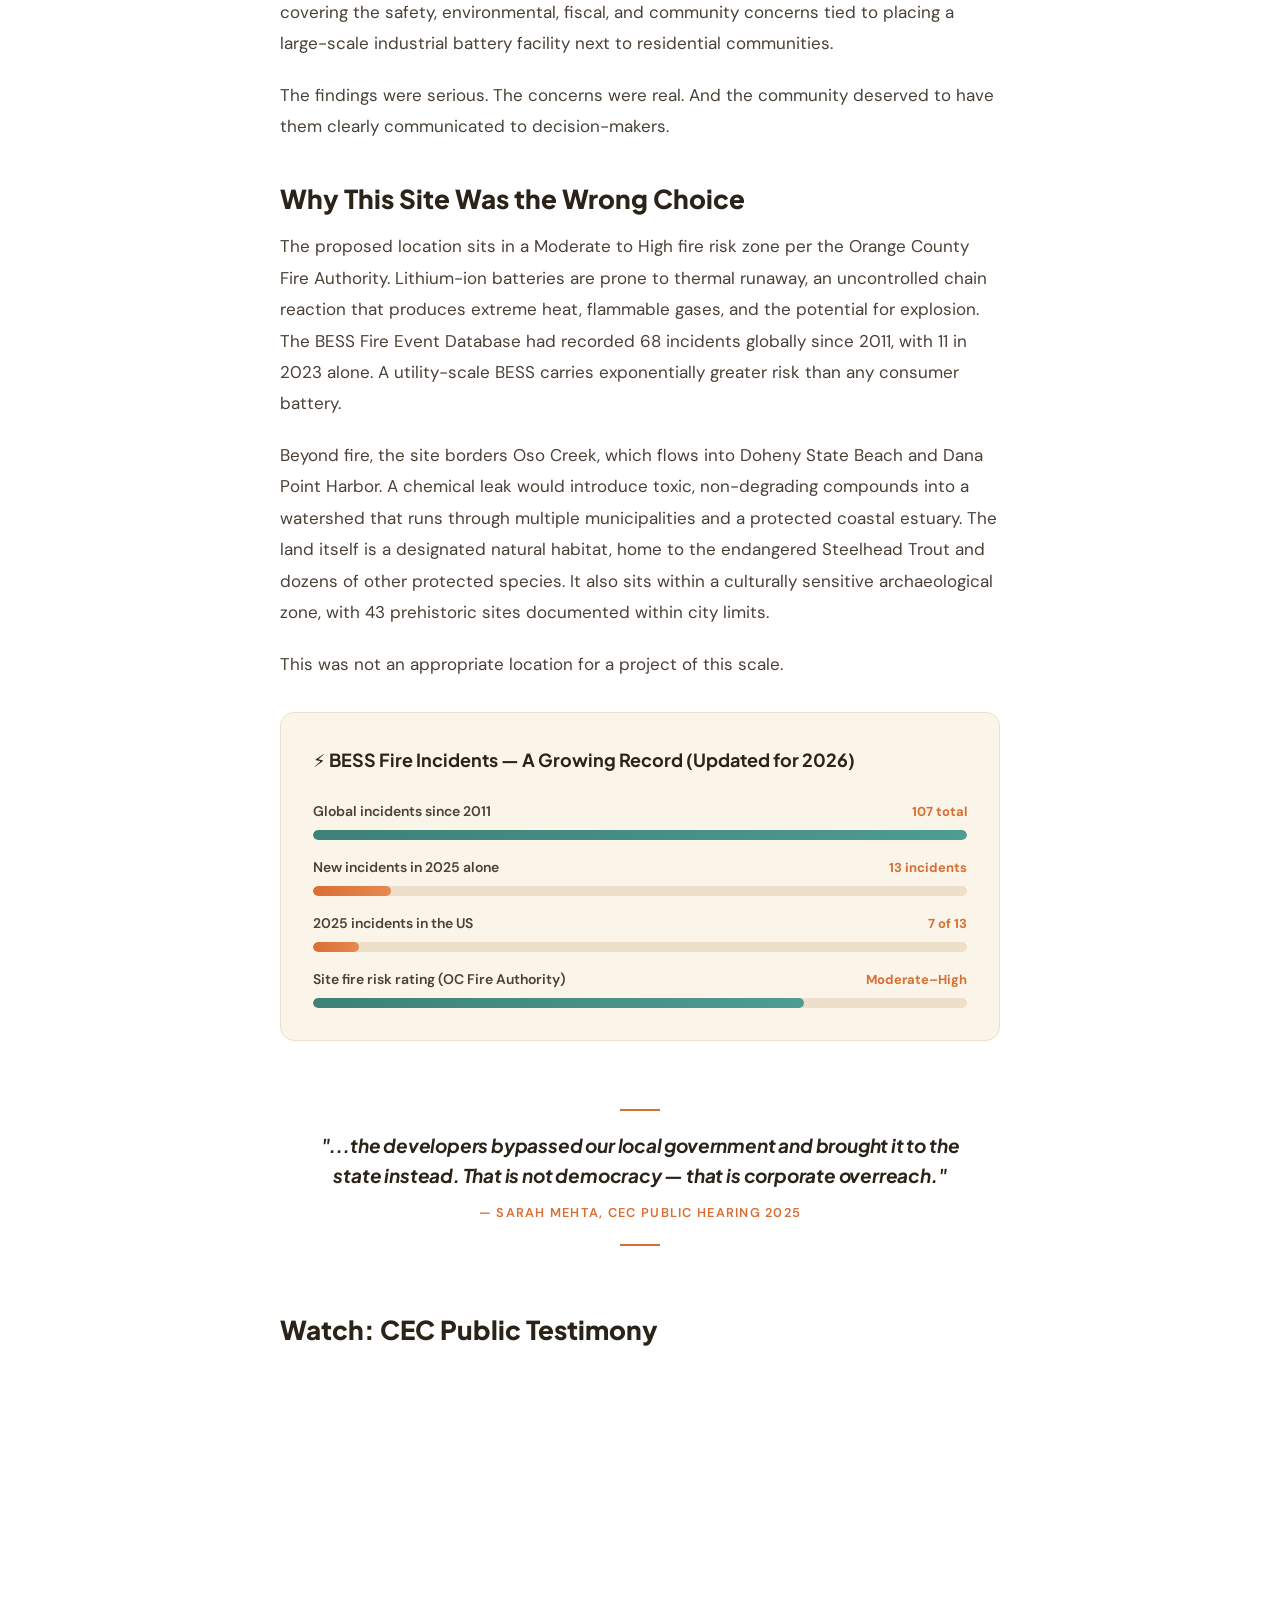
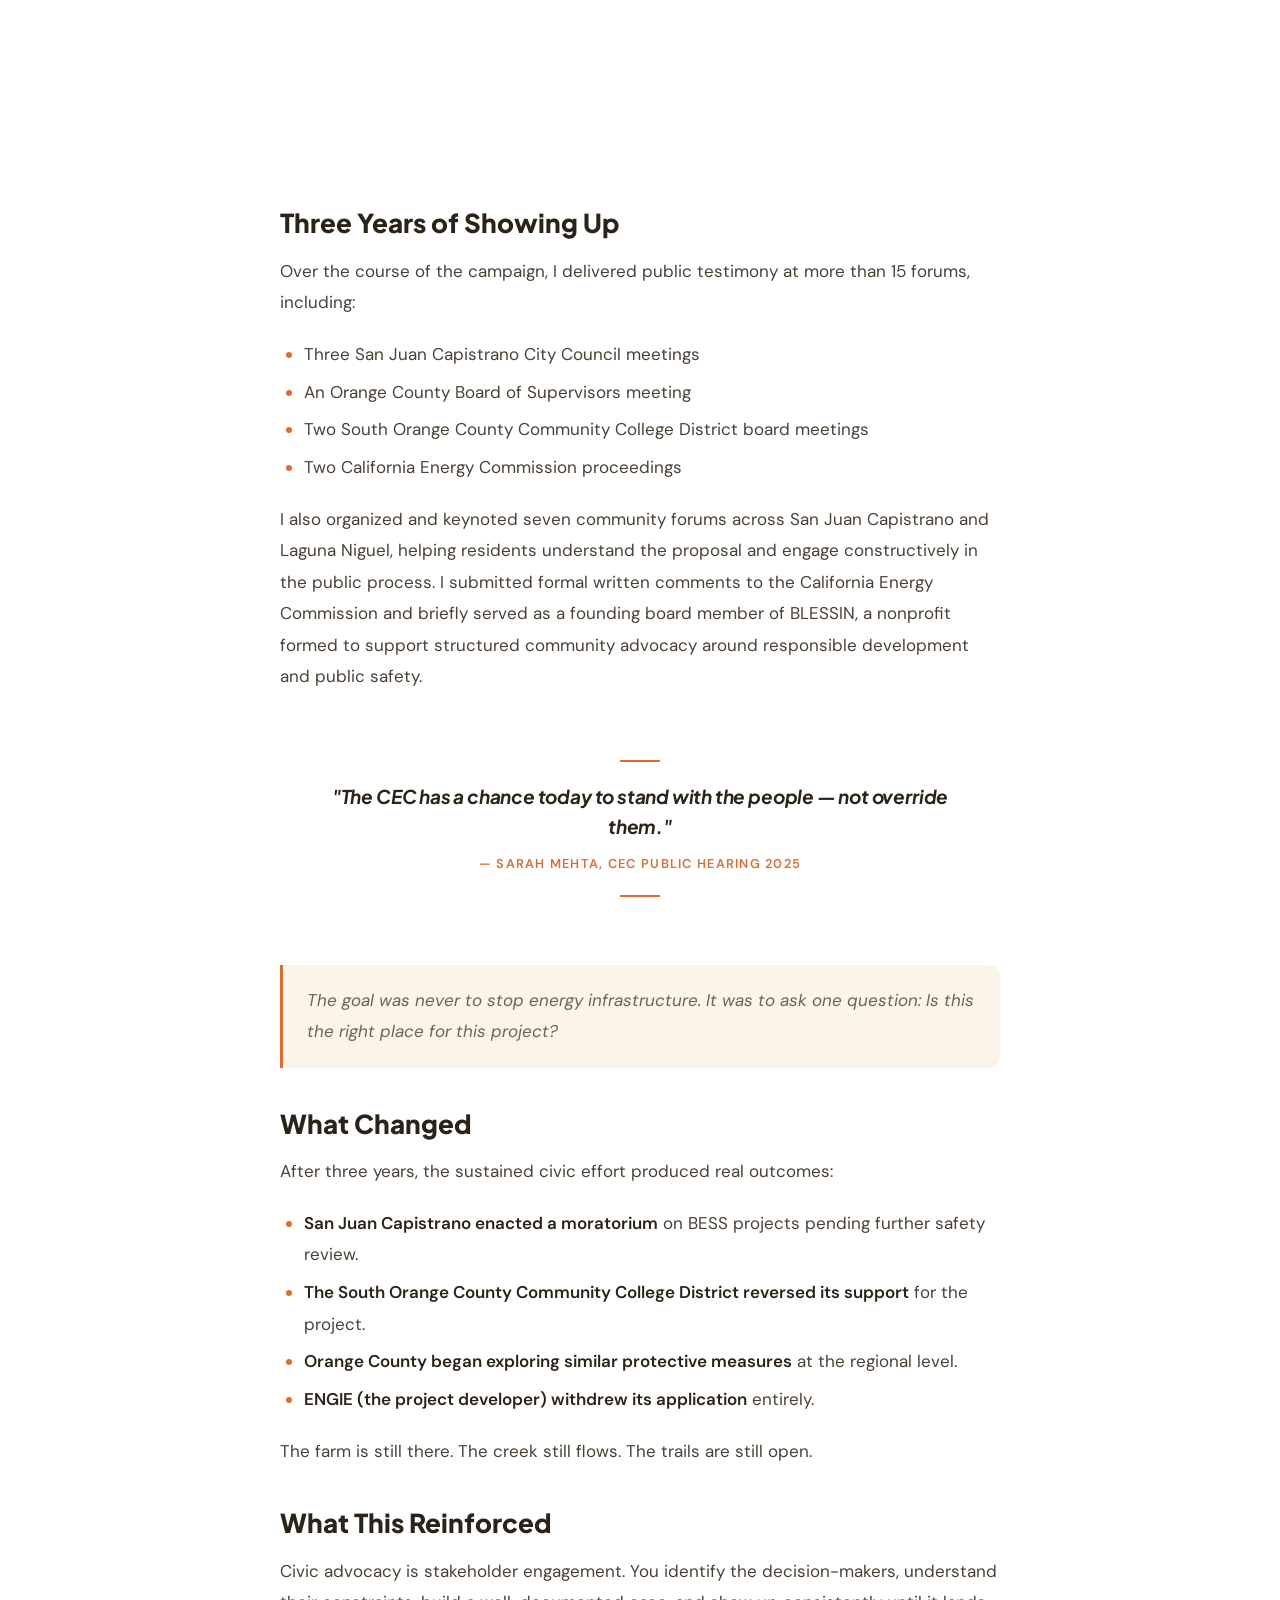
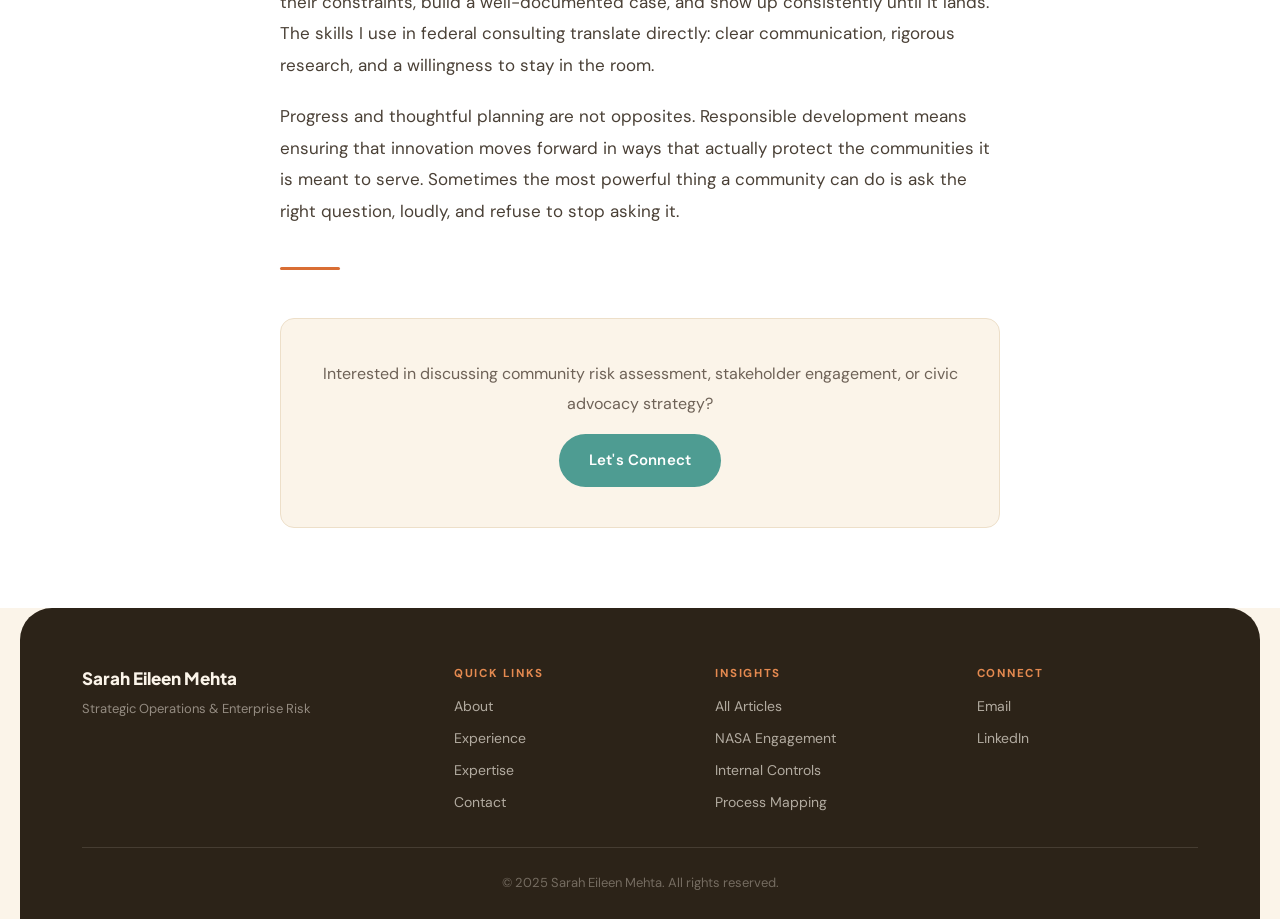
<file: blog/bess-community-advocacy-san-juan-capistrano.html>
<!DOCTYPE html>
<html lang="en">
<head>
    <meta charset="UTF-8">
    <meta name="viewport" content="width=device-width, initial-scale=1.0">
    <title>When the Community Said No: Three Years of Civic Advocacy in San Juan Capistrano | Sarah Eileen Mehta</title>
    <meta name="description" content="How a proposed industrial battery storage facility near residential neighborhoods sparked a three-year civic campaign — and what happened when a community came together with research, expertise, and resolve.">
    <link rel="preconnect" href="https://fonts.googleapis.com">
    <link rel="preconnect" href="https://fonts.gstatic.com" crossorigin>
    <link href="https://fonts.googleapis.com/css2?family=DM+Sans:wght@400;500;600;700&family=Plus+Jakarta+Sans:wght@500;600;700;800&display=swap" rel="stylesheet">
    <link rel="stylesheet" href="../styles.css">
    <link rel="stylesheet" href="../blog.css">
</head>
<body>

<nav class="nav nav--scrolled" id="nav">
    <div class="nav__container">
        <a href="../index.html" class="nav__logo">sarah<span class="nav__logo-accent">.</span></a>
        <button class="nav__toggle" id="navToggle" aria-label="Toggle navigation">
            <span></span><span></span><span></span>
        </button>
        <ul class="nav__links" id="navLinks">
            <li><a href="../index.html#about">About</a></li>
            <li><a href="../index.html#experience">Experience</a></li>
            <li><a href="../blog.html" class="nav__links--active">Insights</a></li>
            <li><a href="../contact.html" class="nav__cta">Let's Connect</a></li>
        </ul>
    </div>
</nav>

<header class="article-header">
    <div class="container">
        <span class="article-header__date">2025</span>
        <h1 class="article-header__title">When the Community Said No: Three Years of Civic Advocacy in San Juan Capistrano</h1>
        <p class="article-header__subtitle">What started as one question about a battery storage proposal turned into a three-year campaign that changed the outcome.</p>
    </div>
</header>

<article class="article">
    <div class="container article__container">
        <a href="../blog.html" class="article__back">Back to Insights</a>

        <p>In 2022, a developer proposed building a 250 MW lithium-ion Battery Energy Storage System (BESS) on 15 to 22 acres of land at the entrance to San Juan Capistrano, bordered by residential neighborhoods in both San Juan Capistrano and Laguna Niguel. The site housed a local volunteer-run farm that had provided over 150 tons of free produce to families in need since 2018. The farm would have been displaced entirely.</p>

        <p>The San Juan Capistrano City Council denied the application. The developer announced they would bypass the city and appeal directly to the State of California. That's when the community mobilized, and when I got involved.</p>

        <div class="speech-quote">
            <p>"What we're seeing here is not just a debate over energy infrastructure — it's a test of whether public trust and local authority still hold weight in our democracy."</p>
            <cite>— Sarah Mehta, CEC Public Hearing 2025</cite>
        </div>

        <!-- Stats Banner -->
        <div class="stats-banner stats-banner--trio">
            <div class="stat-item">
                <div class="stat-ring" style="--offset: 0;">
                    <svg viewBox="0 0 100 100">
                        <circle class="stat-ring__bg" cx="50" cy="50" r="45"/>
                        <circle class="stat-ring__fill" cx="50" cy="50" r="45"/>
                    </svg>
                    <div class="stat-ring__value">3<span>yrs</span></div>
                </div>
                <div class="stat-item__label">Years of<br>Civic Advocacy</div>
            </div>
            <div class="stat-item">
                <div class="stat-ring" style="--offset: 0;">
                    <svg viewBox="0 0 100 100">
                        <circle class="stat-ring__bg" cx="50" cy="50" r="45"/>
                        <circle class="stat-ring__fill" cx="50" cy="50" r="45"/>
                    </svg>
                    <div class="stat-ring__value">15<span>+</span></div>
                </div>
                <div class="stat-item__label">Public Forums<br>Testified At</div>
            </div>
            <div class="stat-item">
                <div class="stat-ring" style="--offset: 0;">
                    <svg viewBox="0 0 100 100">
                        <circle class="stat-ring__bg" cx="50" cy="50" r="45"/>
                        <circle class="stat-ring__fill" cx="50" cy="50" r="45"/>
                    </svg>
                    <div class="stat-ring__value">7</div>
                </div>
                <div class="stat-item__label">Community<br>Forums Organized</div>
            </div>
        </div>

        <h2>Applying Professional Expertise to a Civic Problem</h2>

        <p>My background is in government consulting, working with agencies like NASA, the U.S. Department of the Interior, and the Federal Highway Administration on risk assessment, public policy analysis, and stakeholder engagement. I brought that same rigor to this issue. I conducted an independent project impact study and authored a detailed report covering the safety, environmental, fiscal, and community concerns tied to placing a large-scale industrial battery facility next to residential communities.</p>

        <p>The findings were serious. The concerns were real. And the community deserved to have them clearly communicated to decision-makers.</p>

        <h2>Why This Site Was the Wrong Choice</h2>

        <p>The proposed location sits in a Moderate to High fire risk zone per the Orange County Fire Authority. Lithium-ion batteries are prone to thermal runaway, an uncontrolled chain reaction that produces extreme heat, flammable gases, and the potential for explosion. The BESS Fire Event Database had recorded 68 incidents globally since 2011, with 11 in 2023 alone. A utility-scale BESS carries exponentially greater risk than any consumer battery.</p>

        <p>Beyond fire, the site borders Oso Creek, which flows into Doheny State Beach and Dana Point Harbor. A chemical leak would introduce toxic, non-degrading compounds into a watershed that runs through multiple municipalities and a protected coastal estuary. The land itself is a designated natural habitat, home to the endangered Steelhead Trout and dozens of other protected species. It also sits within a culturally sensitive archaeological zone, with 43 prehistoric sites documented within city limits.</p>

        <p>This was not an appropriate location for a project of this scale.</p>

        <!-- BESS Fire Incidents Chart -->
        <div class="bar-chart">
            <div class="bar-chart__title">⚡ BESS Fire Incidents — A Growing Record (Updated for 2026)</div>
            <div class="bar-chart__item">
                <div class="bar-chart__label">
                    <span class="bar-chart__name">Global incidents since 2011</span>
                    <span class="bar-chart__value">107 total</span>
                </div>
                <div class="bar-chart__track"><div class="bar-chart__fill" style="--width: 100%"></div></div>
            </div>
            <div class="bar-chart__item">
                <div class="bar-chart__label">
                    <span class="bar-chart__name">New incidents in 2025 alone</span>
                    <span class="bar-chart__value">13 incidents</span>
                </div>
                <div class="bar-chart__track"><div class="bar-chart__fill bar-chart__fill--gold" style="--width: 12%"></div></div>
            </div>
            <div class="bar-chart__item">
                <div class="bar-chart__label">
                    <span class="bar-chart__name">2025 incidents in the US</span>
                    <span class="bar-chart__value">7 of 13</span>
                </div>
                <div class="bar-chart__track"><div class="bar-chart__fill bar-chart__fill--gold" style="--width: 7%"></div></div>
            </div>
            <div class="bar-chart__item">
                <div class="bar-chart__label">
                    <span class="bar-chart__name">Site fire risk rating (OC Fire Authority)</span>
                    <span class="bar-chart__value">Moderate–High</span>
                </div>
                <div class="bar-chart__track"><div class="bar-chart__fill" style="--width: 75%"></div></div>
            </div>
        </div>

        <div class="speech-quote">
            <p>"...the developers bypassed our local government and brought it to the state instead. That is not democracy — that is corporate overreach."</p>
            <cite>— Sarah Mehta, CEC Public Hearing 2025</cite>
        </div>

        <h2>Watch: CEC Public Testimony</h2>

        <div style="position: relative; padding-bottom: 56.25%; height: 0; overflow: hidden; border-radius: 12px; margin-bottom: 2rem;">
            <iframe
                src="https://www.youtube.com/embed/sMzd6q2mm54"
                title="CEC Public Hearing on Compass Energy SJC Project"
                frameborder="0"
                allow="accelerometer; autoplay; clipboard-write; encrypted-media; gyroscope; picture-in-picture"
                allowfullscreen
                style="position: absolute; top: 0; left: 0; width: 100%; height: 100%;">
            </iframe>
        </div>

        <h2>Three Years of Showing Up</h2>

        <p>Over the course of the campaign, I delivered public testimony at more than 15 forums, including:</p>

        <ul>
            <li>Three San Juan Capistrano City Council meetings</li>
            <li>An Orange County Board of Supervisors meeting</li>
            <li>Two South Orange County Community College District board meetings</li>
            <li>Two California Energy Commission proceedings</li>
        </ul>

        <p>I also organized and keynoted seven community forums across San Juan Capistrano and Laguna Niguel, helping residents understand the proposal and engage constructively in the public process. I submitted formal written comments to the California Energy Commission and briefly served as a founding board member of BLESSIN, a nonprofit formed to support structured community advocacy around responsible development and public safety.</p>

        <div class="speech-quote">
            <p>"The CEC has a chance today to stand with the people — not override them."</p>
            <cite>— Sarah Mehta, CEC Public Hearing 2025</cite>
        </div>

        <blockquote>
            <p>The goal was never to stop energy infrastructure. It was to ask one question: Is this the right place for this project?</p>
        </blockquote>

        <h2>What Changed</h2>

        <p>After three years, the sustained civic effort produced real outcomes:</p>

        <ul>
            <li><strong>San Juan Capistrano enacted a moratorium</strong> on BESS projects pending further safety review.</li>
            <li><strong>The South Orange County Community College District reversed its support</strong> for the project.</li>
            <li><strong>Orange County began exploring similar protective measures</strong> at the regional level.</li>
            <li><strong>ENGIE (the project developer) withdrew its application</strong> entirely.</li>
        </ul>

        <p>The farm is still there. The creek still flows. The trails are still open.</p>

        <h2>What This Reinforced</h2>

        <p>Civic advocacy is stakeholder engagement. You identify the decision-makers, understand their constraints, build a well-documented case, and show up consistently until it lands. The skills I use in federal consulting translate directly: clear communication, rigorous research, and a willingness to stay in the room.</p>

        <p>Progress and thoughtful planning are not opposites. Responsible development means ensuring that innovation moves forward in ways that actually protect the communities it is meant to serve. Sometimes the most powerful thing a community can do is ask the right question, loudly, and refuse to stop asking it.</p>

        <hr class="article__divider">

        <div class="article__cta">
            <p>Interested in discussing community risk assessment, stakeholder engagement, or civic advocacy strategy?</p>
            <a href="../contact.html" class="btn btn--primary">Let's Connect</a>
        </div>
    </div>
</article>

<footer class="footer">
    <div class="container">
        <div class="footer__top">
            <div class="footer__brand">
                <span class="footer__name">Sarah Eileen Mehta</span>
                <p class="footer__tagline">Strategic Operations & Enterprise Risk</p>
            </div>
            <div class="footer__nav">
                <span class="footer__nav-title">Quick Links</span>
                <a href="../index.html#about">About</a>
                <a href="../index.html#experience">Experience</a>
                <a href="../index.html#expertise">Expertise</a>
                <a href="../contact.html">Contact</a>
            </div>
            <div class="footer__nav">
                <span class="footer__nav-title">Insights</span>
                <a href="../blog.html">All Articles</a>
                <a href="nasa-engagement-spotlight.html">NASA Engagement</a>
                <a href="internal-controls-federal-agencies.html">Internal Controls</a>
                <a href="power-of-process-mapping.html">Process Mapping</a>
            </div>
            <div class="footer__nav">
                <span class="footer__nav-title">Connect</span>
                <a href="mailto:sarah.eileen.mehta@gmail.com">Email</a>
                <a href="https://linkedin.com/in/sarah-eileen-mehta" target="_blank" rel="noopener noreferrer">LinkedIn</a>
            </div>
        </div>
        <div class="footer__bottom">
            <span class="footer__copy">&copy; 2025 Sarah Eileen Mehta. All rights reserved.</span>
        </div>
    </div>
</footer>

<script>
const toggle = document.getElementById('navToggle');
const links = document.getElementById('navLinks');
toggle.addEventListener('click', () => {
    links.classList.toggle('nav__links--open');
    toggle.classList.toggle('nav__toggle--active');
});

const observer = new IntersectionObserver((entries) => {
    entries.forEach(entry => {
        if (entry.isIntersecting) entry.target.classList.add('animated');
    });
}, { threshold: 0.2 });
document.querySelectorAll('.stat-ring, .bar-chart').forEach(el => observer.observe(el));
</script>

</body>
</html>
</file>
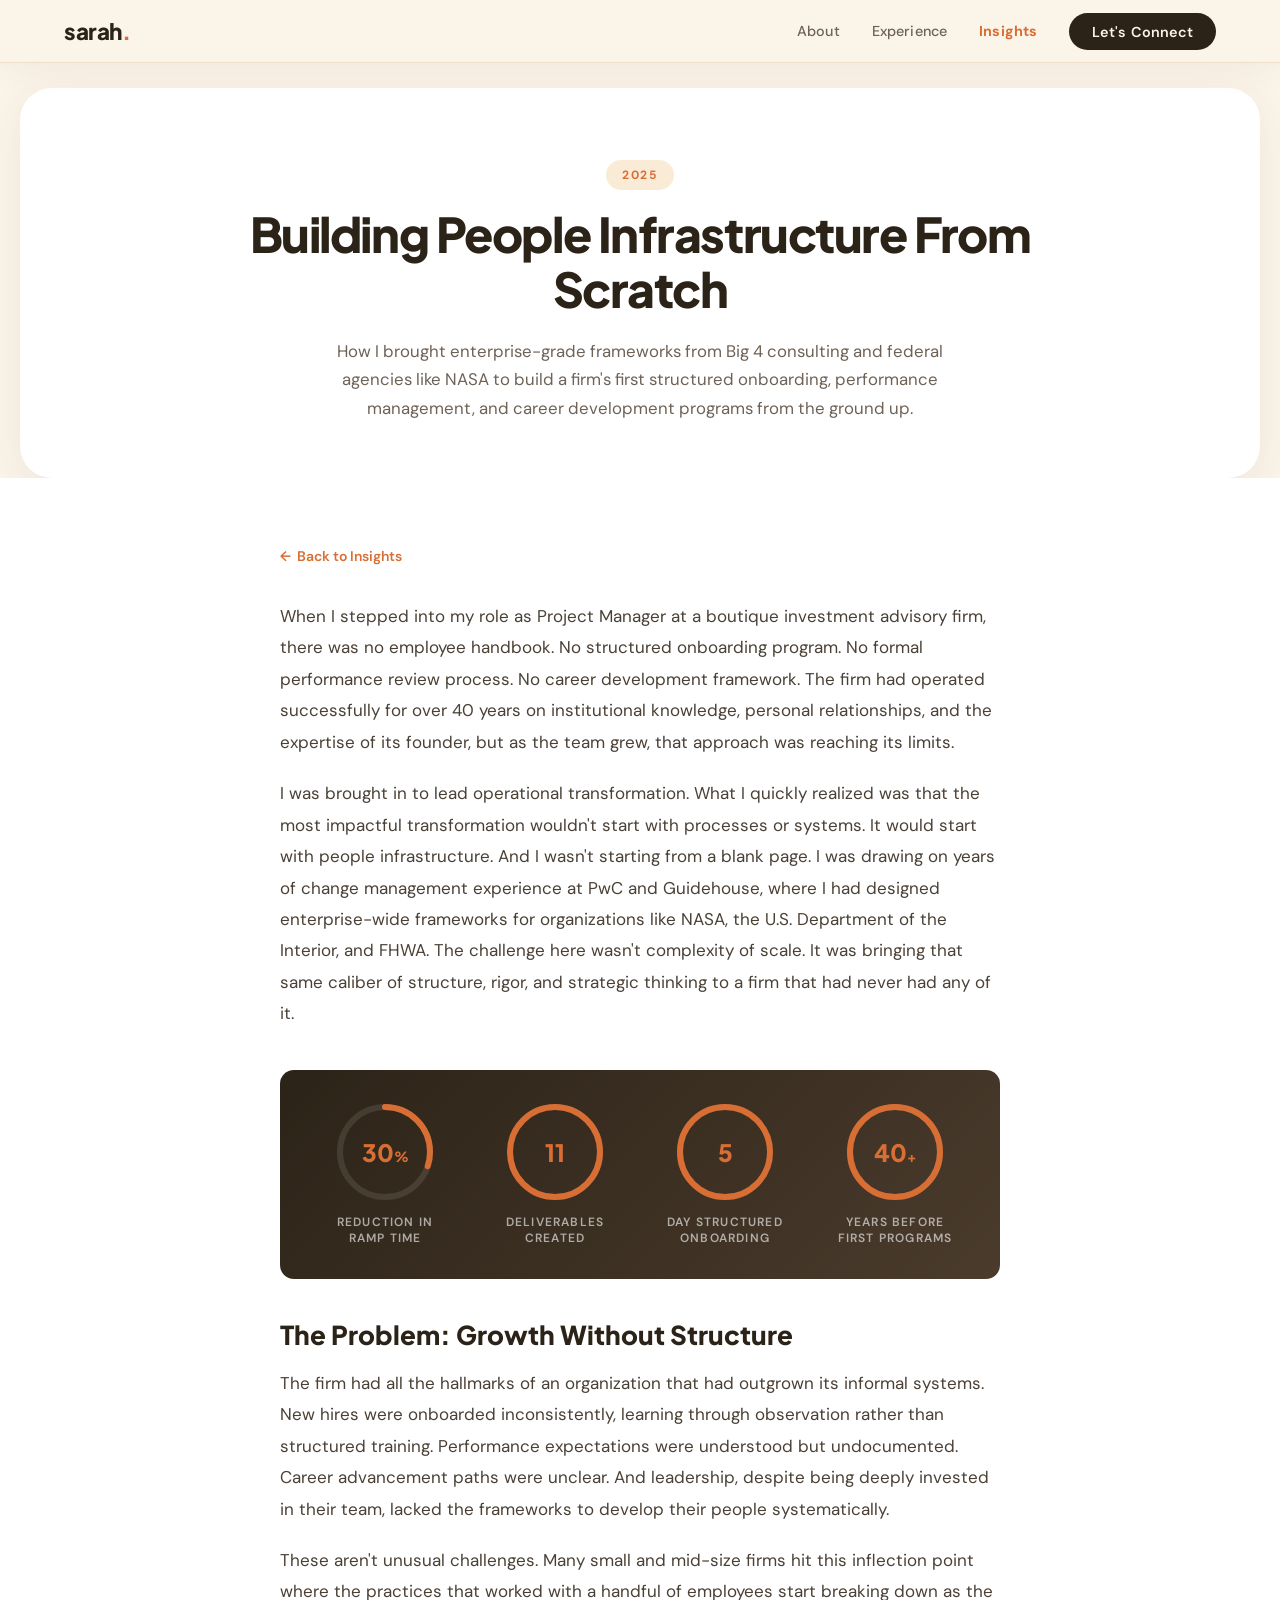
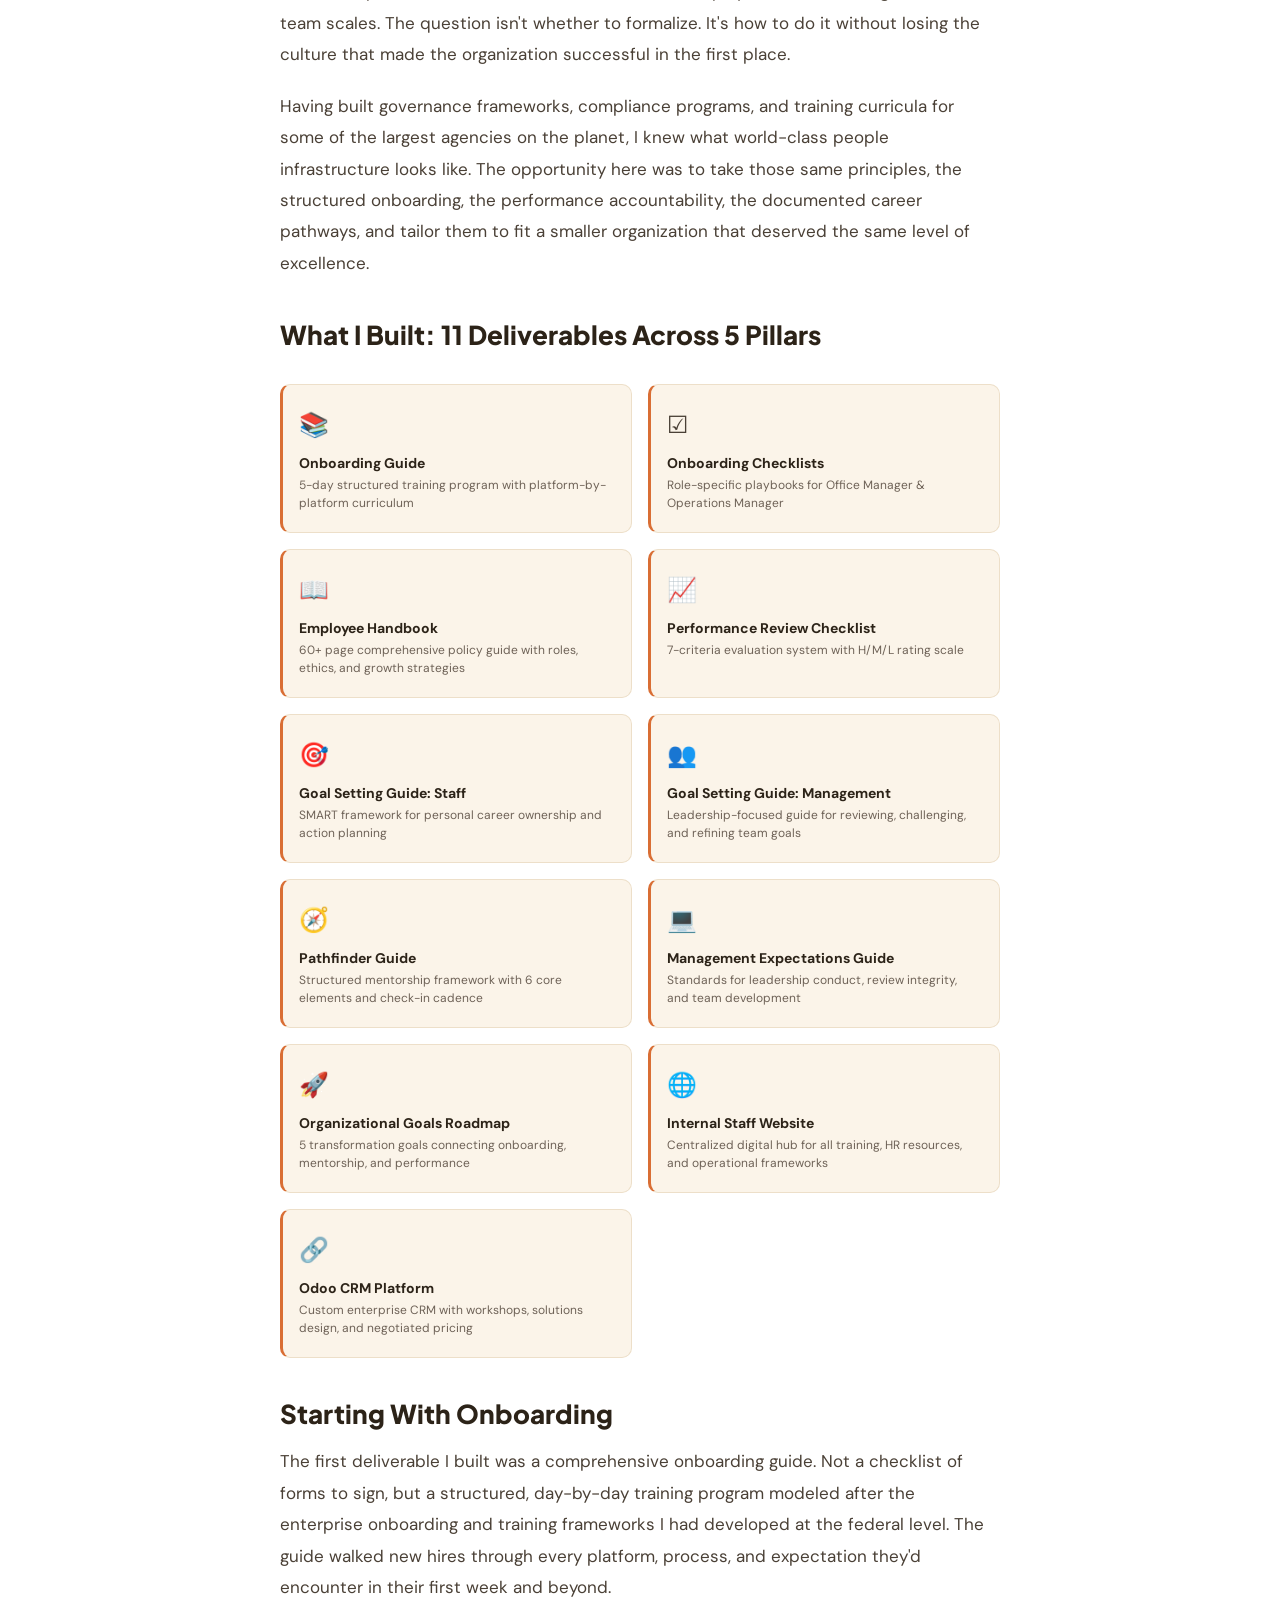
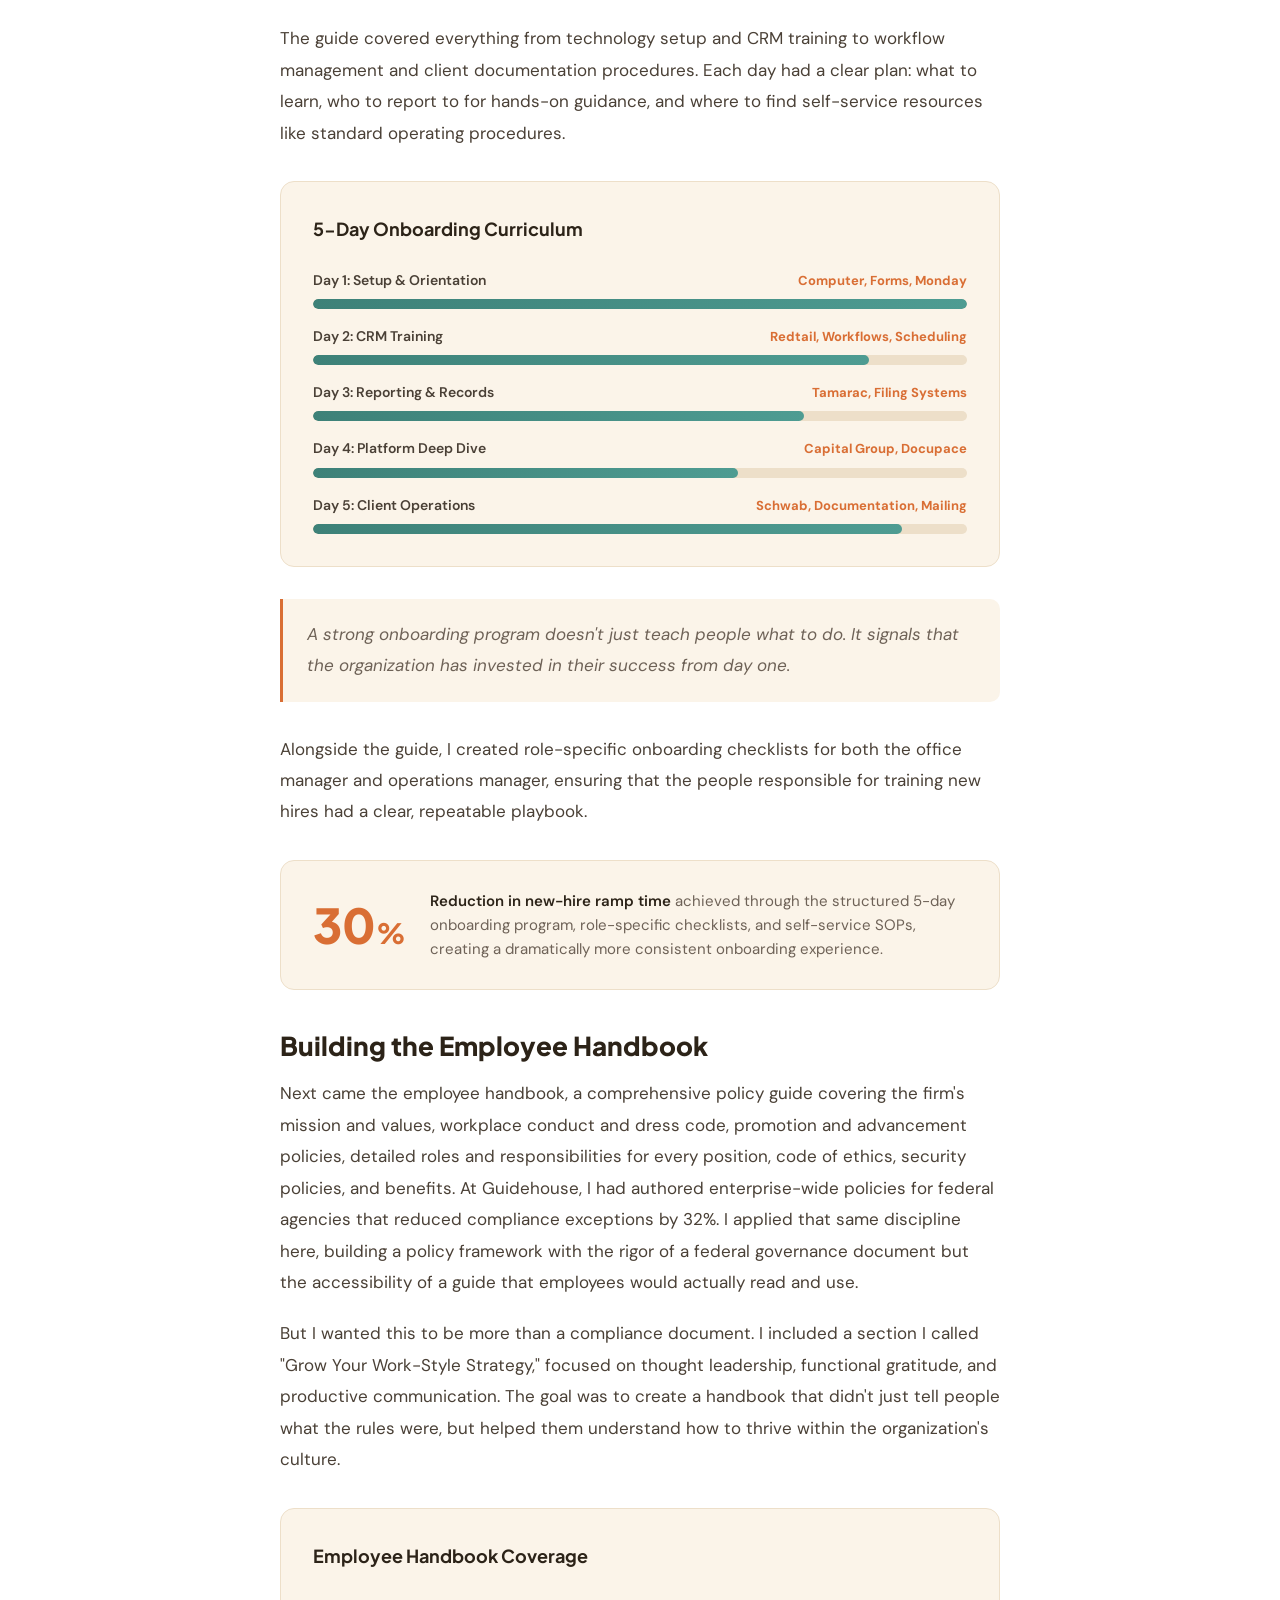
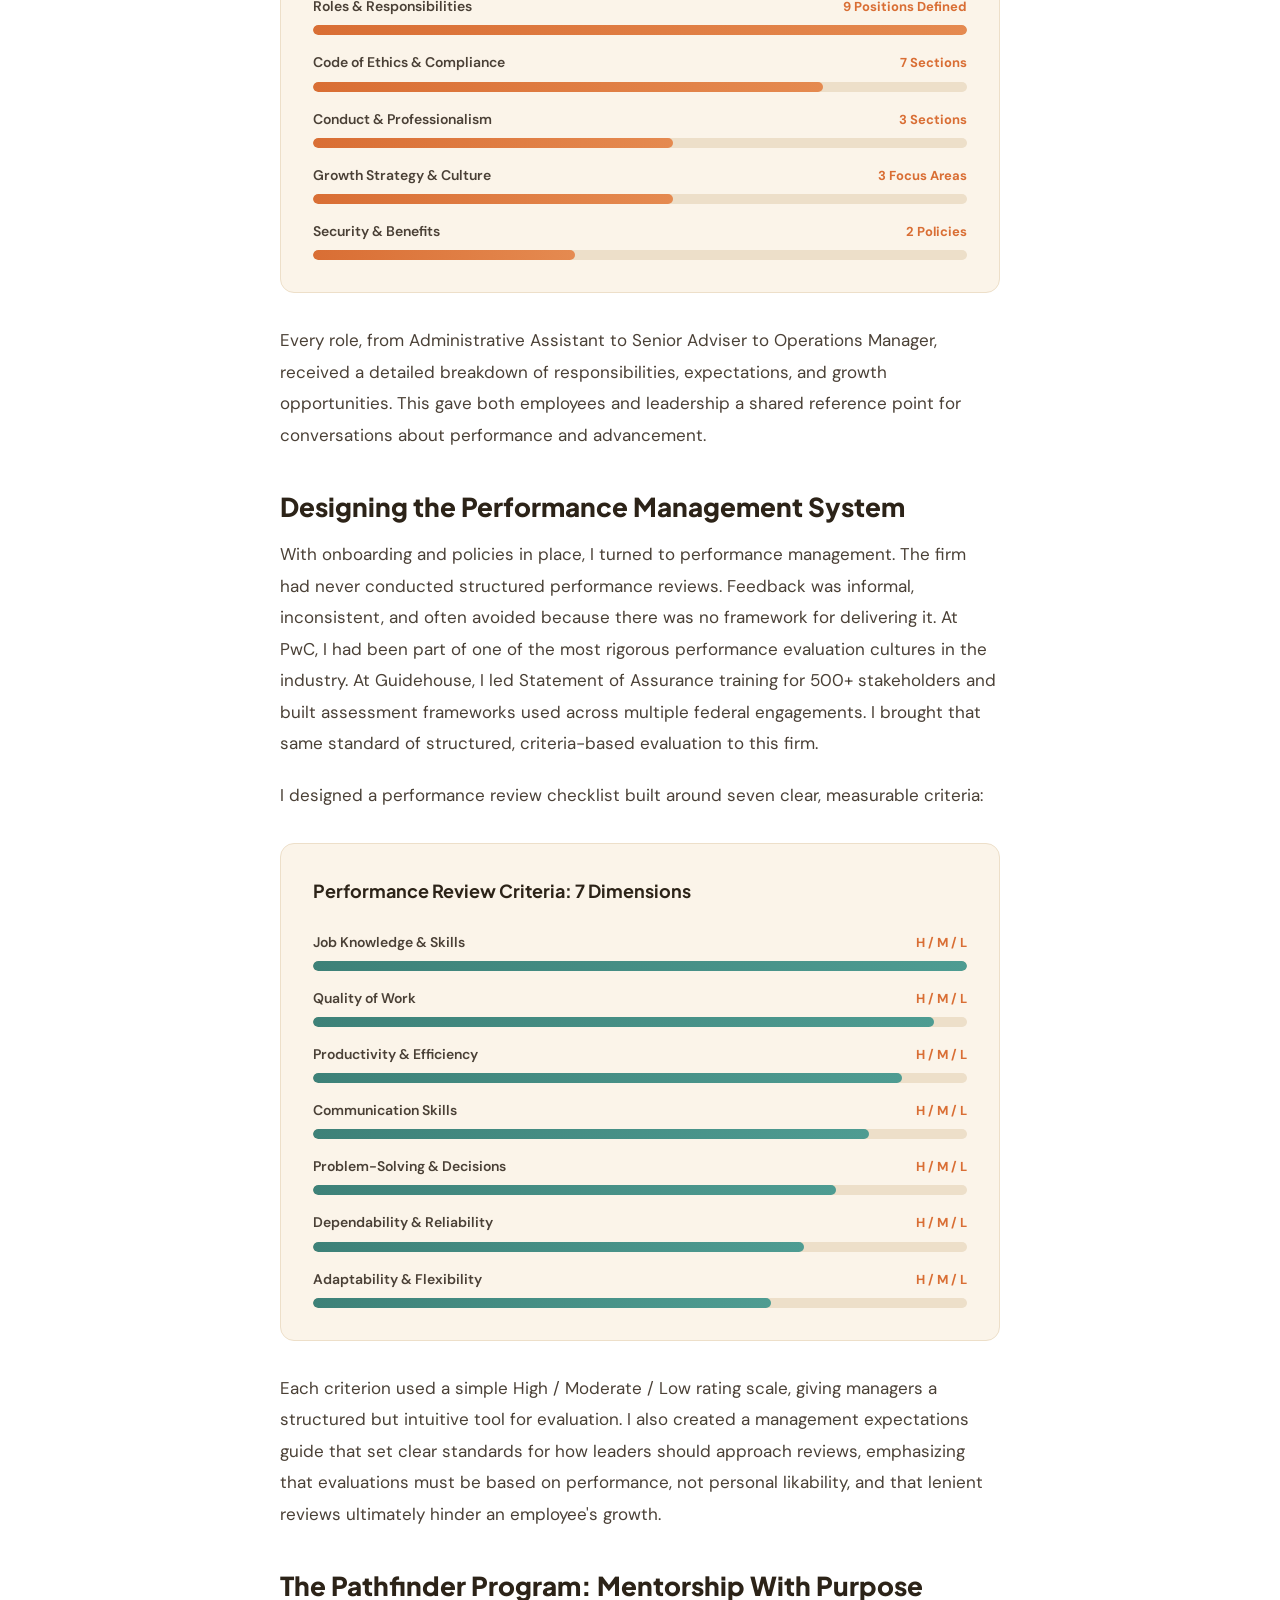
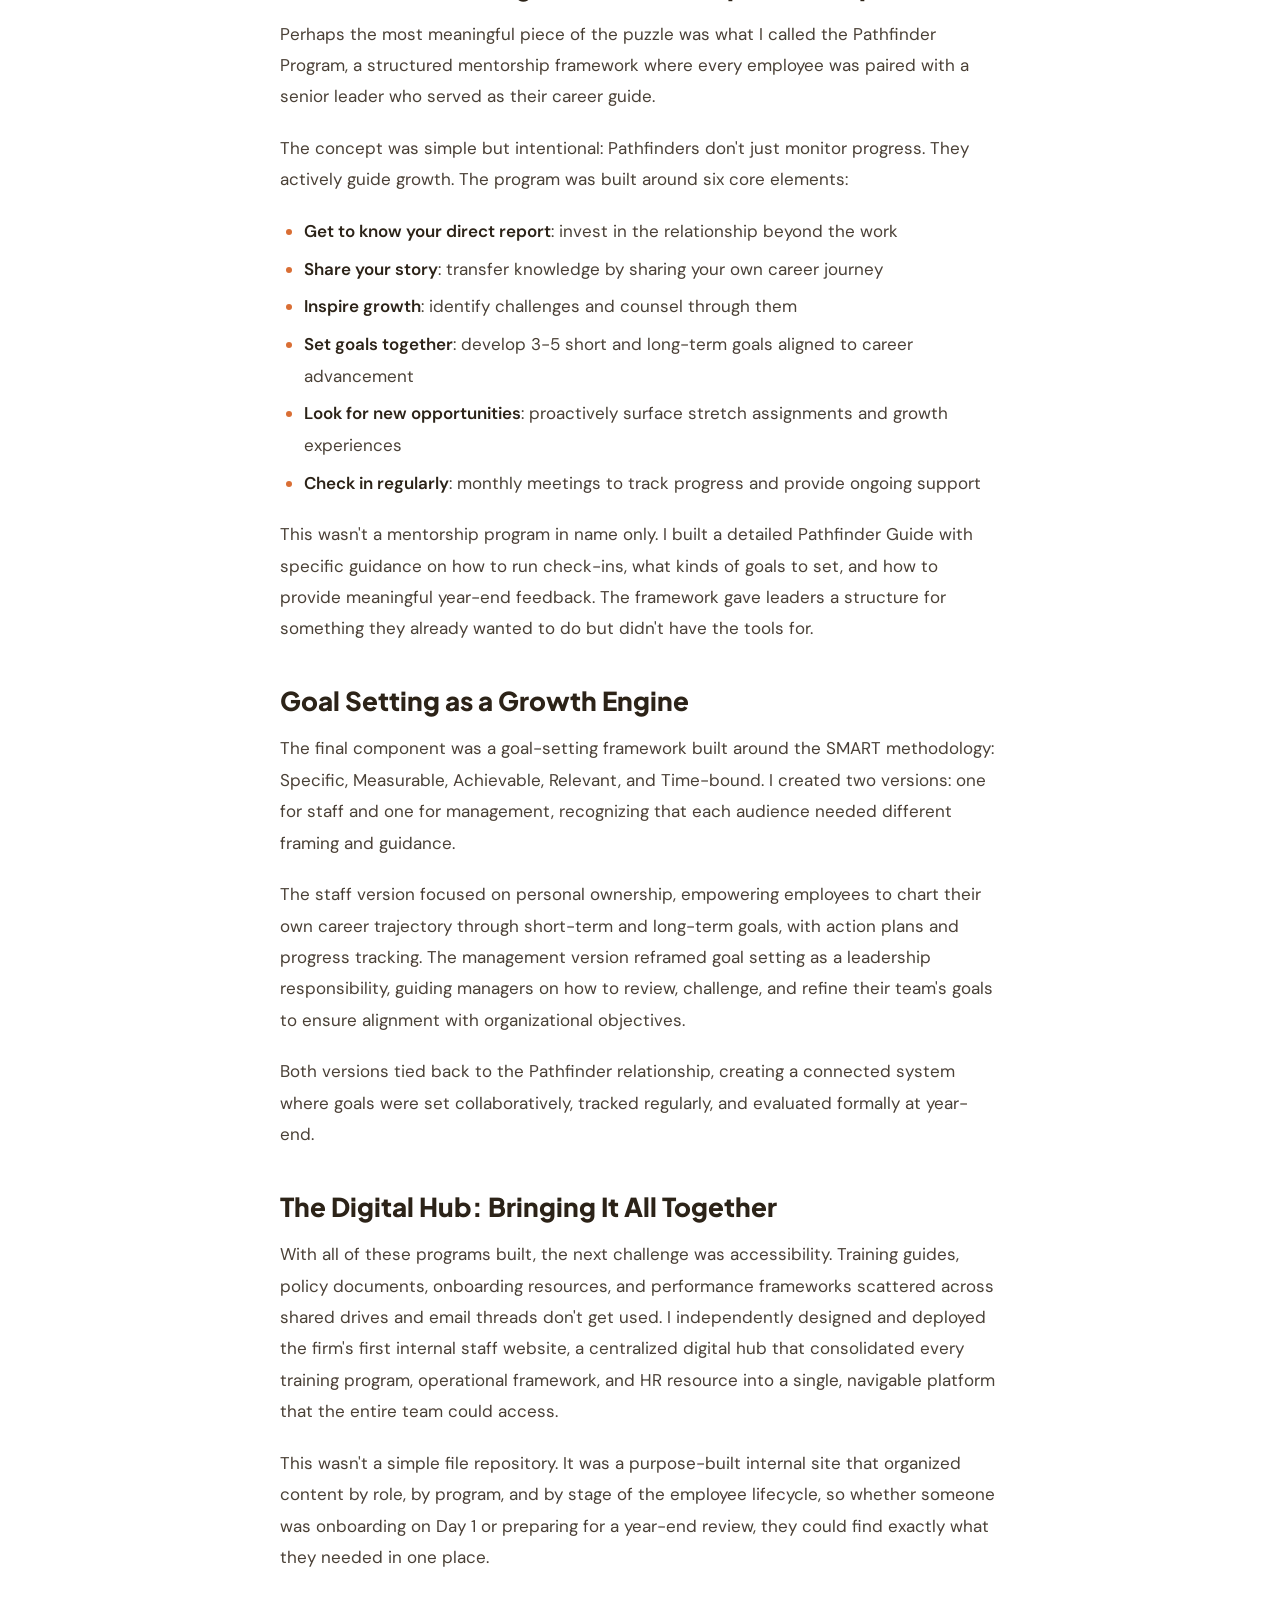
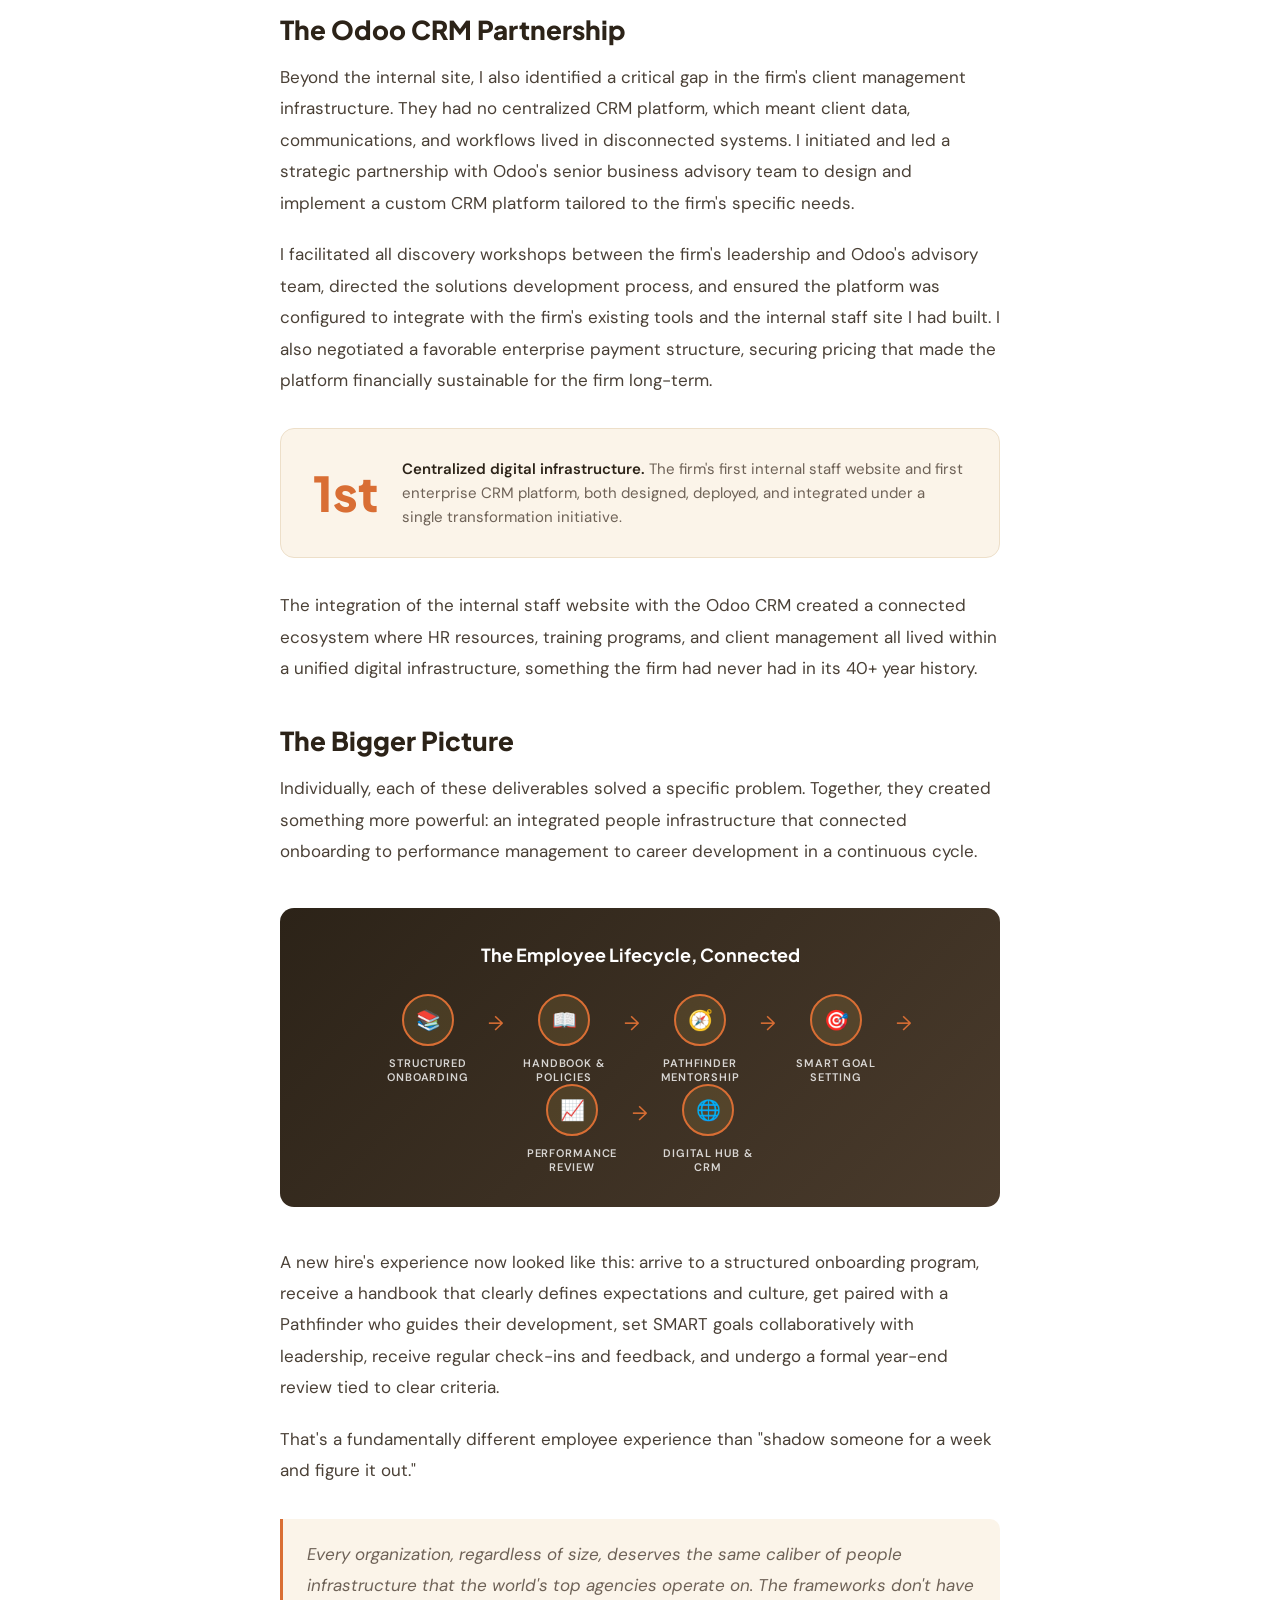
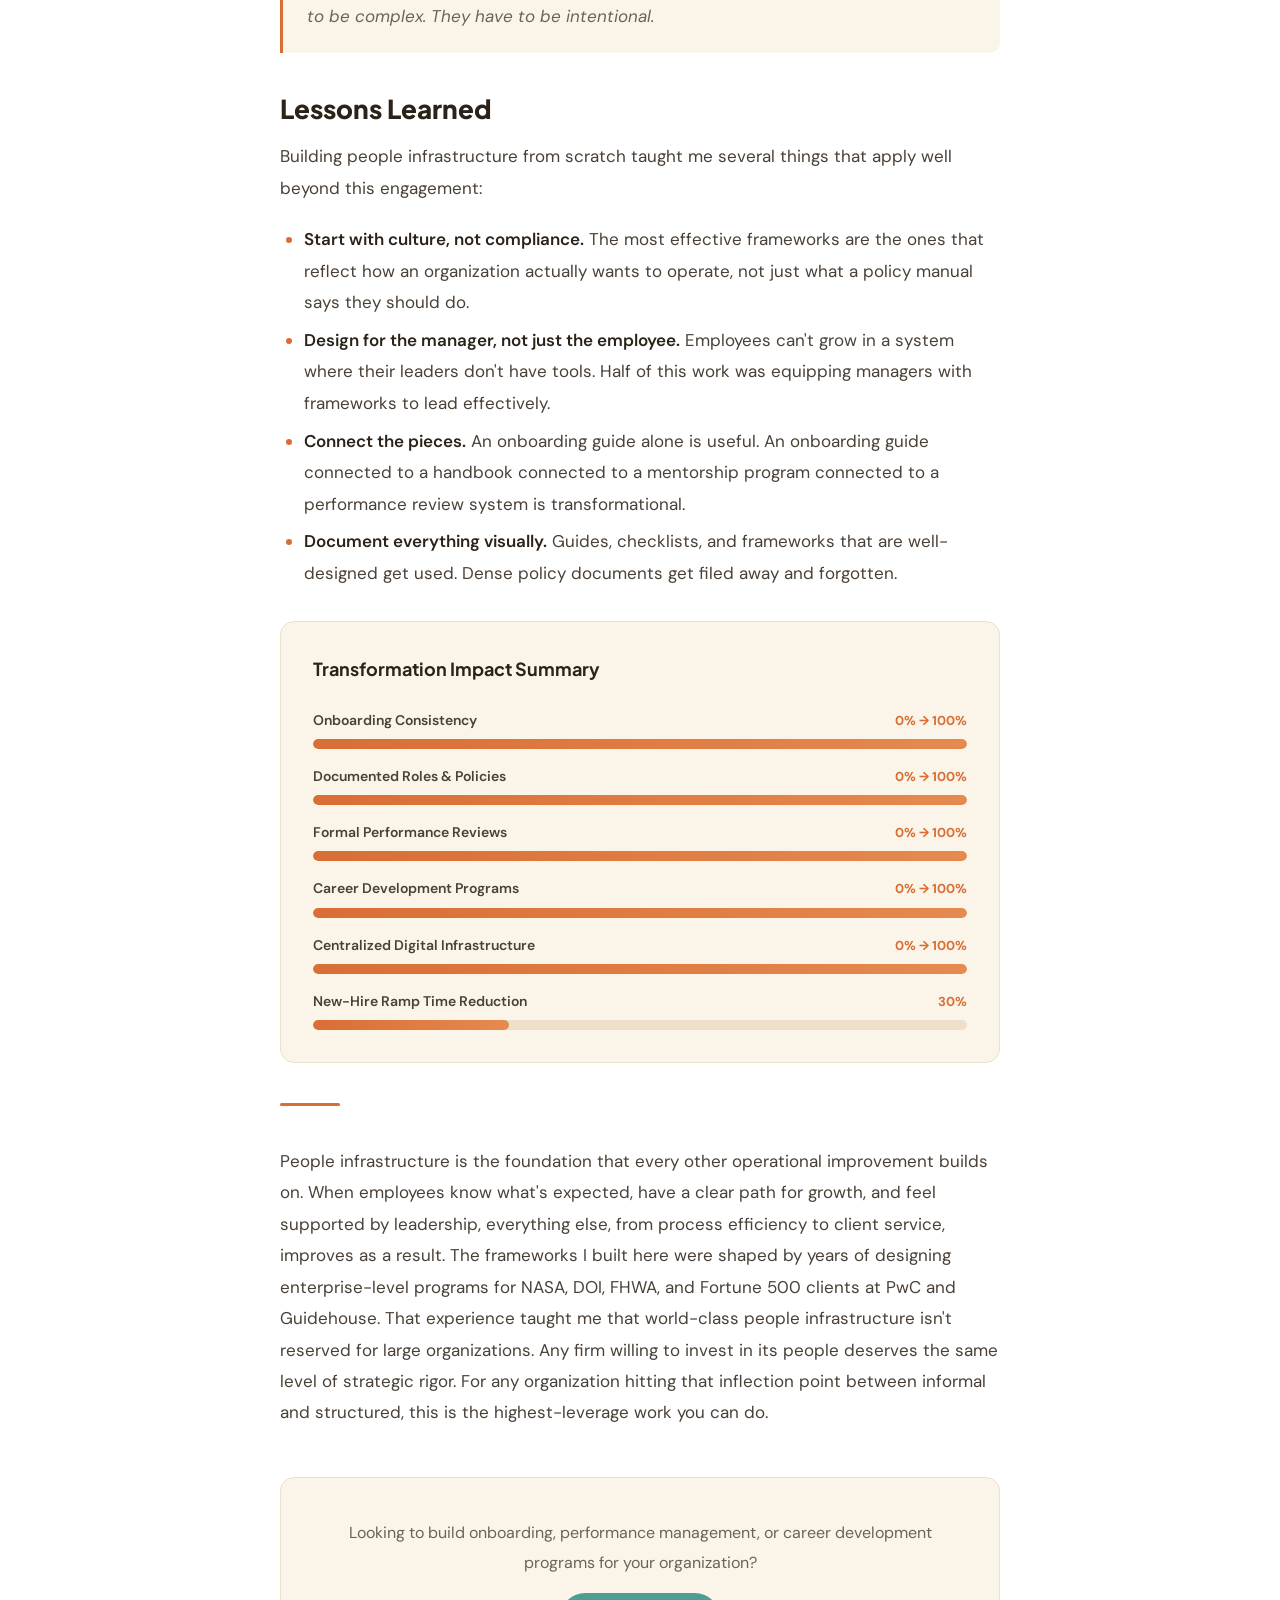
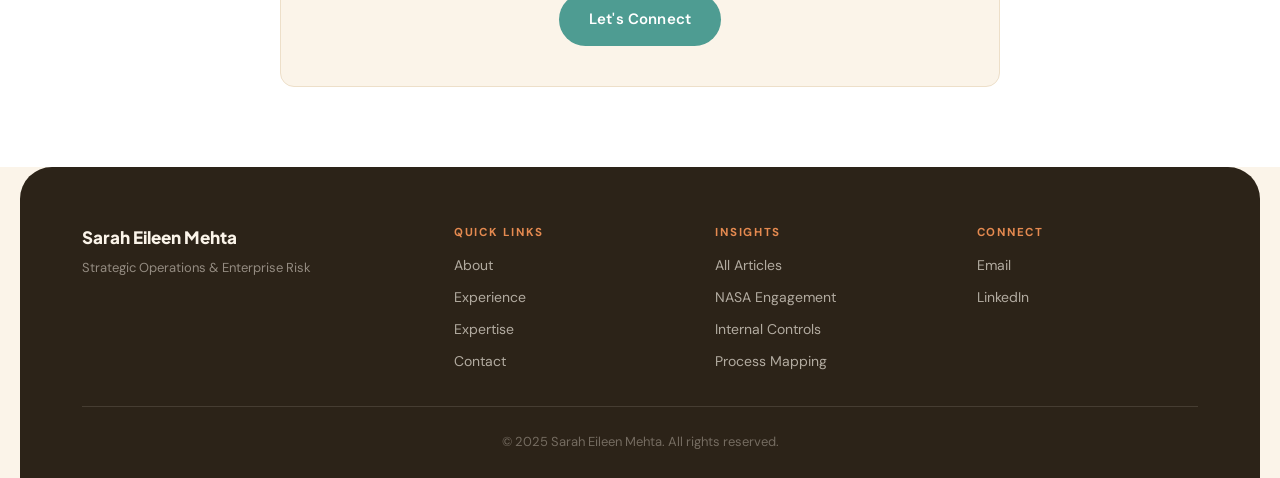
<file: blog/building-people-infrastructure.html>
<!DOCTYPE html>
<html lang="en">
<head>
    <meta charset="UTF-8">
    <meta name="viewport" content="width=device-width, initial-scale=1.0">
    <title>Building People Infrastructure From Scratch | Sarah Eileen Mehta</title>
    <meta name="description" content="How I brought Big 4 and federal consulting expertise from NASA, DOI, and FHWA to design a firm's first structured onboarding, performance management, and career development programs.">
    <link rel="preconnect" href="https://fonts.googleapis.com">
    <link rel="preconnect" href="https://fonts.gstatic.com" crossorigin>
    <link href="https://fonts.googleapis.com/css2?family=DM+Sans:wght@400;500;600;700&family=Plus+Jakarta+Sans:wght@500;600;700;800&display=swap" rel="stylesheet">
    <link rel="stylesheet" href="../styles.css">
    <link rel="stylesheet" href="../blog.css">
</head>
<body>

<nav class="nav nav--scrolled" id="nav">
    <div class="nav__container">
        <a href="../index.html" class="nav__logo">sarah<span class="nav__logo-accent">.</span></a>
        <button class="nav__toggle" id="navToggle" aria-label="Toggle navigation">
            <span></span><span></span><span></span>
        </button>
        <ul class="nav__links" id="navLinks">
            <li><a href="../index.html#about">About</a></li>
            <li><a href="../index.html#experience">Experience</a></li>
            <li><a href="../blog.html" class="nav__links--active">Insights</a></li>
            <li><a href="../contact.html" class="nav__cta">Let's Connect</a></li>
        </ul>
    </div>
</nav>

<header class="article-header">
    <div class="container">
        <span class="article-header__date">2025</span>
        <h1 class="article-header__title">Building People Infrastructure From Scratch</h1>
        <p class="article-header__subtitle">How I brought enterprise-grade frameworks from Big 4 consulting and federal agencies like NASA to build a firm's first structured onboarding, performance management, and career development programs from the ground up.</p>
    </div>
</header>

<article class="article">
    <div class="container article__container">
        <a href="../blog.html" class="article__back">Back to Insights</a>

        <p>When I stepped into my role as Project Manager at a boutique investment advisory firm, there was no employee handbook. No structured onboarding program. No formal performance review process. No career development framework. The firm had operated successfully for over 40 years on institutional knowledge, personal relationships, and the expertise of its founder, but as the team grew, that approach was reaching its limits.</p>

        <p>I was brought in to lead operational transformation. What I quickly realized was that the most impactful transformation wouldn't start with processes or systems. It would start with people infrastructure. And I wasn't starting from a blank page. I was drawing on years of change management experience at PwC and Guidehouse, where I had designed enterprise-wide frameworks for organizations like NASA, the U.S. Department of the Interior, and FHWA. The challenge here wasn't complexity of scale. It was bringing that same caliber of structure, rigor, and strategic thinking to a firm that had never had any of it.</p>

        <!-- Stats Banner with Circular Rings -->
        <div class="stats-banner">
            <div class="stat-item">
                <div class="stat-ring" style="--offset: 198;">
                    <svg viewBox="0 0 100 100">
                        <circle class="stat-ring__bg" cx="50" cy="50" r="45"/>
                        <circle class="stat-ring__fill" cx="50" cy="50" r="45"/>
                    </svg>
                    <div class="stat-ring__value">30<span>%</span></div>
                </div>
                <div class="stat-item__label">Reduction in<br>Ramp Time</div>
            </div>
            <div class="stat-item">
                <div class="stat-ring" style="--offset: 0;">
                    <svg viewBox="0 0 100 100">
                        <circle class="stat-ring__bg" cx="50" cy="50" r="45"/>
                        <circle class="stat-ring__fill" cx="50" cy="50" r="45"/>
                    </svg>
                    <div class="stat-ring__value">11</div>
                </div>
                <div class="stat-item__label">Deliverables<br>Created</div>
            </div>
            <div class="stat-item">
                <div class="stat-ring" style="--offset: 0;">
                    <svg viewBox="0 0 100 100">
                        <circle class="stat-ring__bg" cx="50" cy="50" r="45"/>
                        <circle class="stat-ring__fill" cx="50" cy="50" r="45"/>
                    </svg>
                    <div class="stat-ring__value">5</div>
                </div>
                <div class="stat-item__label">Day Structured<br>Onboarding</div>
            </div>
            <div class="stat-item">
                <div class="stat-ring" style="--offset: 0;">
                    <svg viewBox="0 0 100 100">
                        <circle class="stat-ring__bg" cx="50" cy="50" r="45"/>
                        <circle class="stat-ring__fill" cx="50" cy="50" r="45"/>
                    </svg>
                    <div class="stat-ring__value">40<span>+</span></div>
                </div>
                <div class="stat-item__label">Years Before<br>First Programs</div>
            </div>
        </div>

        <h2>The Problem: Growth Without Structure</h2>

        <p>The firm had all the hallmarks of an organization that had outgrown its informal systems. New hires were onboarded inconsistently, learning through observation rather than structured training. Performance expectations were understood but undocumented. Career advancement paths were unclear. And leadership, despite being deeply invested in their team, lacked the frameworks to develop their people systematically.</p>

        <p>These aren't unusual challenges. Many small and mid-size firms hit this inflection point where the practices that worked with a handful of employees start breaking down as the team scales. The question isn't whether to formalize. It's how to do it without losing the culture that made the organization successful in the first place.</p>

        <p>Having built governance frameworks, compliance programs, and training curricula for some of the largest agencies on the planet, I knew what world-class people infrastructure looks like. The opportunity here was to take those same principles, the structured onboarding, the performance accountability, the documented career pathways, and tailor them to fit a smaller organization that deserved the same level of excellence.</p>

        <!-- Deliverables Grid -->
        <h2>What I Built: 11 Deliverables Across 5 Pillars</h2>

        <div class="deliverables-grid">
            <div class="deliverable-card">
                <span class="deliverable-card__icon">&#128218;</span>
                <div class="deliverable-card__name">Onboarding Guide</div>
                <div class="deliverable-card__desc">5-day structured training program with platform-by-platform curriculum</div>
            </div>
            <div class="deliverable-card">
                <span class="deliverable-card__icon">&#9745;</span>
                <div class="deliverable-card__name">Onboarding Checklists</div>
                <div class="deliverable-card__desc">Role-specific playbooks for Office Manager &amp; Operations Manager</div>
            </div>
            <div class="deliverable-card">
                <span class="deliverable-card__icon">&#128214;</span>
                <div class="deliverable-card__name">Employee Handbook</div>
                <div class="deliverable-card__desc">60+ page comprehensive policy guide with roles, ethics, and growth strategies</div>
            </div>
            <div class="deliverable-card">
                <span class="deliverable-card__icon">&#128200;</span>
                <div class="deliverable-card__name">Performance Review Checklist</div>
                <div class="deliverable-card__desc">7-criteria evaluation system with H/M/L rating scale</div>
            </div>
            <div class="deliverable-card">
                <span class="deliverable-card__icon">&#127919;</span>
                <div class="deliverable-card__name">Goal Setting Guide: Staff</div>
                <div class="deliverable-card__desc">SMART framework for personal career ownership and action planning</div>
            </div>
            <div class="deliverable-card">
                <span class="deliverable-card__icon">&#128101;</span>
                <div class="deliverable-card__name">Goal Setting Guide: Management</div>
                <div class="deliverable-card__desc">Leadership-focused guide for reviewing, challenging, and refining team goals</div>
            </div>
            <div class="deliverable-card">
                <span class="deliverable-card__icon">&#129517;</span>
                <div class="deliverable-card__name">Pathfinder Guide</div>
                <div class="deliverable-card__desc">Structured mentorship framework with 6 core elements and check-in cadence</div>
            </div>
            <div class="deliverable-card">
                <span class="deliverable-card__icon">&#128187;</span>
                <div class="deliverable-card__name">Management Expectations Guide</div>
                <div class="deliverable-card__desc">Standards for leadership conduct, review integrity, and team development</div>
            </div>
            <div class="deliverable-card">
                <span class="deliverable-card__icon">&#128640;</span>
                <div class="deliverable-card__name">Organizational Goals Roadmap</div>
                <div class="deliverable-card__desc">5 transformation goals connecting onboarding, mentorship, and performance</div>
            </div>
            <div class="deliverable-card">
                <span class="deliverable-card__icon">&#127760;</span>
                <div class="deliverable-card__name">Internal Staff Website</div>
                <div class="deliverable-card__desc">Centralized digital hub for all training, HR resources, and operational frameworks</div>
            </div>
            <div class="deliverable-card">
                <span class="deliverable-card__icon">&#128279;</span>
                <div class="deliverable-card__name">Odoo CRM Platform</div>
                <div class="deliverable-card__desc">Custom enterprise CRM with workshops, solutions design, and negotiated pricing</div>
            </div>
        </div>

        <h2>Starting With Onboarding</h2>

        <p>The first deliverable I built was a comprehensive onboarding guide. Not a checklist of forms to sign, but a structured, day-by-day training program modeled after the enterprise onboarding and training frameworks I had developed at the federal level. The guide walked new hires through every platform, process, and expectation they'd encounter in their first week and beyond.</p>

        <p>The guide covered everything from technology setup and CRM training to workflow management and client documentation procedures. Each day had a clear plan: what to learn, who to report to for hands-on guidance, and where to find self-service resources like standard operating procedures.</p>

        <!-- Onboarding Bar Chart -->
        <div class="bar-chart">
            <div class="bar-chart__title">5-Day Onboarding Curriculum</div>
            <div class="bar-chart__item">
                <div class="bar-chart__label">
                    <span class="bar-chart__name">Day 1: Setup &amp; Orientation</span>
                    <span class="bar-chart__value">Computer, Forms, Monday</span>
                </div>
                <div class="bar-chart__track"><div class="bar-chart__fill" style="--width: 100%"></div></div>
            </div>
            <div class="bar-chart__item">
                <div class="bar-chart__label">
                    <span class="bar-chart__name">Day 2: CRM Training</span>
                    <span class="bar-chart__value">Redtail, Workflows, Scheduling</span>
                </div>
                <div class="bar-chart__track"><div class="bar-chart__fill" style="--width: 85%"></div></div>
            </div>
            <div class="bar-chart__item">
                <div class="bar-chart__label">
                    <span class="bar-chart__name">Day 3: Reporting &amp; Records</span>
                    <span class="bar-chart__value">Tamarac, Filing Systems</span>
                </div>
                <div class="bar-chart__track"><div class="bar-chart__fill" style="--width: 75%"></div></div>
            </div>
            <div class="bar-chart__item">
                <div class="bar-chart__label">
                    <span class="bar-chart__name">Day 4: Platform Deep Dive</span>
                    <span class="bar-chart__value">Capital Group, Docupace</span>
                </div>
                <div class="bar-chart__track"><div class="bar-chart__fill" style="--width: 65%"></div></div>
            </div>
            <div class="bar-chart__item">
                <div class="bar-chart__label">
                    <span class="bar-chart__name">Day 5: Client Operations</span>
                    <span class="bar-chart__value">Schwab, Documentation, Mailing</span>
                </div>
                <div class="bar-chart__track"><div class="bar-chart__fill" style="--width: 90%"></div></div>
            </div>
        </div>

        <blockquote>
            <p>A strong onboarding program doesn't just teach people what to do. It signals that the organization has invested in their success from day one.</p>
        </blockquote>

        <p>Alongside the guide, I created role-specific onboarding checklists for both the office manager and operations manager, ensuring that the people responsible for training new hires had a clear, repeatable playbook.</p>

        <!-- 30% Callout -->
        <div class="pct-callout">
            <div class="pct-callout__number">30<span>%</span></div>
            <div class="pct-callout__text"><strong>Reduction in new-hire ramp time</strong> achieved through the structured 5-day onboarding program, role-specific checklists, and self-service SOPs, creating a dramatically more consistent onboarding experience.</div>
        </div>

        <h2>Building the Employee Handbook</h2>

        <p>Next came the employee handbook, a comprehensive policy guide covering the firm's mission and values, workplace conduct and dress code, promotion and advancement policies, detailed roles and responsibilities for every position, code of ethics, security policies, and benefits. At Guidehouse, I had authored enterprise-wide policies for federal agencies that reduced compliance exceptions by 32%. I applied that same discipline here, building a policy framework with the rigor of a federal governance document but the accessibility of a guide that employees would actually read and use.</p>

        <p>But I wanted this to be more than a compliance document. I included a section I called "Grow Your Work-Style Strategy," focused on thought leadership, functional gratitude, and productive communication. The goal was to create a handbook that didn't just tell people what the rules were, but helped them understand how to thrive within the organization's culture.</p>

        <!-- Handbook Coverage Bar Chart -->
        <div class="bar-chart">
            <div class="bar-chart__title">Employee Handbook Coverage</div>
            <div class="bar-chart__item">
                <div class="bar-chart__label">
                    <span class="bar-chart__name">Roles &amp; Responsibilities</span>
                    <span class="bar-chart__value">9 Positions Defined</span>
                </div>
                <div class="bar-chart__track"><div class="bar-chart__fill bar-chart__fill--gold" style="--width: 100%"></div></div>
            </div>
            <div class="bar-chart__item">
                <div class="bar-chart__label">
                    <span class="bar-chart__name">Code of Ethics &amp; Compliance</span>
                    <span class="bar-chart__value">7 Sections</span>
                </div>
                <div class="bar-chart__track"><div class="bar-chart__fill bar-chart__fill--gold" style="--width: 78%"></div></div>
            </div>
            <div class="bar-chart__item">
                <div class="bar-chart__label">
                    <span class="bar-chart__name">Conduct &amp; Professionalism</span>
                    <span class="bar-chart__value">3 Sections</span>
                </div>
                <div class="bar-chart__track"><div class="bar-chart__fill bar-chart__fill--gold" style="--width: 55%"></div></div>
            </div>
            <div class="bar-chart__item">
                <div class="bar-chart__label">
                    <span class="bar-chart__name">Growth Strategy &amp; Culture</span>
                    <span class="bar-chart__value">3 Focus Areas</span>
                </div>
                <div class="bar-chart__track"><div class="bar-chart__fill bar-chart__fill--gold" style="--width: 55%"></div></div>
            </div>
            <div class="bar-chart__item">
                <div class="bar-chart__label">
                    <span class="bar-chart__name">Security &amp; Benefits</span>
                    <span class="bar-chart__value">2 Policies</span>
                </div>
                <div class="bar-chart__track"><div class="bar-chart__fill bar-chart__fill--gold" style="--width: 40%"></div></div>
            </div>
        </div>

        <p>Every role, from Administrative Assistant to Senior Adviser to Operations Manager, received a detailed breakdown of responsibilities, expectations, and growth opportunities. This gave both employees and leadership a shared reference point for conversations about performance and advancement.</p>

        <h2>Designing the Performance Management System</h2>

        <p>With onboarding and policies in place, I turned to performance management. The firm had never conducted structured performance reviews. Feedback was informal, inconsistent, and often avoided because there was no framework for delivering it. At PwC, I had been part of one of the most rigorous performance evaluation cultures in the industry. At Guidehouse, I led Statement of Assurance training for 500+ stakeholders and built assessment frameworks used across multiple federal engagements. I brought that same standard of structured, criteria-based evaluation to this firm.</p>

        <p>I designed a performance review checklist built around seven clear, measurable criteria:</p>

        <!-- Performance Criteria Bar Chart -->
        <div class="bar-chart">
            <div class="bar-chart__title">Performance Review Criteria: 7 Dimensions</div>
            <div class="bar-chart__item">
                <div class="bar-chart__label">
                    <span class="bar-chart__name">Job Knowledge &amp; Skills</span>
                    <span class="bar-chart__value">H / M / L</span>
                </div>
                <div class="bar-chart__track"><div class="bar-chart__fill" style="--width: 100%"></div></div>
            </div>
            <div class="bar-chart__item">
                <div class="bar-chart__label">
                    <span class="bar-chart__name">Quality of Work</span>
                    <span class="bar-chart__value">H / M / L</span>
                </div>
                <div class="bar-chart__track"><div class="bar-chart__fill" style="--width: 95%"></div></div>
            </div>
            <div class="bar-chart__item">
                <div class="bar-chart__label">
                    <span class="bar-chart__name">Productivity &amp; Efficiency</span>
                    <span class="bar-chart__value">H / M / L</span>
                </div>
                <div class="bar-chart__track"><div class="bar-chart__fill" style="--width: 90%"></div></div>
            </div>
            <div class="bar-chart__item">
                <div class="bar-chart__label">
                    <span class="bar-chart__name">Communication Skills</span>
                    <span class="bar-chart__value">H / M / L</span>
                </div>
                <div class="bar-chart__track"><div class="bar-chart__fill" style="--width: 85%"></div></div>
            </div>
            <div class="bar-chart__item">
                <div class="bar-chart__label">
                    <span class="bar-chart__name">Problem-Solving &amp; Decisions</span>
                    <span class="bar-chart__value">H / M / L</span>
                </div>
                <div class="bar-chart__track"><div class="bar-chart__fill" style="--width: 80%"></div></div>
            </div>
            <div class="bar-chart__item">
                <div class="bar-chart__label">
                    <span class="bar-chart__name">Dependability &amp; Reliability</span>
                    <span class="bar-chart__value">H / M / L</span>
                </div>
                <div class="bar-chart__track"><div class="bar-chart__fill" style="--width: 75%"></div></div>
            </div>
            <div class="bar-chart__item">
                <div class="bar-chart__label">
                    <span class="bar-chart__name">Adaptability &amp; Flexibility</span>
                    <span class="bar-chart__value">H / M / L</span>
                </div>
                <div class="bar-chart__track"><div class="bar-chart__fill" style="--width: 70%"></div></div>
            </div>
        </div>

        <p>Each criterion used a simple High / Moderate / Low rating scale, giving managers a structured but intuitive tool for evaluation. I also created a management expectations guide that set clear standards for how leaders should approach reviews, emphasizing that evaluations must be based on performance, not personal likability, and that lenient reviews ultimately hinder an employee's growth.</p>

        <h2>The Pathfinder Program: Mentorship With Purpose</h2>

        <p>Perhaps the most meaningful piece of the puzzle was what I called the Pathfinder Program, a structured mentorship framework where every employee was paired with a senior leader who served as their career guide.</p>

        <p>The concept was simple but intentional: Pathfinders don't just monitor progress. They actively guide growth. The program was built around six core elements:</p>

        <ul>
            <li><strong>Get to know your direct report</strong>: invest in the relationship beyond the work</li>
            <li><strong>Share your story</strong>: transfer knowledge by sharing your own career journey</li>
            <li><strong>Inspire growth</strong>: identify challenges and counsel through them</li>
            <li><strong>Set goals together</strong>: develop 3-5 short and long-term goals aligned to career advancement</li>
            <li><strong>Look for new opportunities</strong>: proactively surface stretch assignments and growth experiences</li>
            <li><strong>Check in regularly</strong>: monthly meetings to track progress and provide ongoing support</li>
        </ul>

        <p>This wasn't a mentorship program in name only. I built a detailed Pathfinder Guide with specific guidance on how to run check-ins, what kinds of goals to set, and how to provide meaningful year-end feedback. The framework gave leaders a structure for something they already wanted to do but didn't have the tools for.</p>

        <h2>Goal Setting as a Growth Engine</h2>

        <p>The final component was a goal-setting framework built around the SMART methodology: Specific, Measurable, Achievable, Relevant, and Time-bound. I created two versions: one for staff and one for management, recognizing that each audience needed different framing and guidance.</p>

        <p>The staff version focused on personal ownership, empowering employees to chart their own career trajectory through short-term and long-term goals, with action plans and progress tracking. The management version reframed goal setting as a leadership responsibility, guiding managers on how to review, challenge, and refine their team's goals to ensure alignment with organizational objectives.</p>

        <p>Both versions tied back to the Pathfinder relationship, creating a connected system where goals were set collaboratively, tracked regularly, and evaluated formally at year-end.</p>

        <h2>The Digital Hub: Bringing It All Together</h2>

        <p>With all of these programs built, the next challenge was accessibility. Training guides, policy documents, onboarding resources, and performance frameworks scattered across shared drives and email threads don't get used. I independently designed and deployed the firm's first internal staff website, a centralized digital hub that consolidated every training program, operational framework, and HR resource into a single, navigable platform that the entire team could access.</p>

        <p>This wasn't a simple file repository. It was a purpose-built internal site that organized content by role, by program, and by stage of the employee lifecycle, so whether someone was onboarding on Day 1 or preparing for a year-end review, they could find exactly what they needed in one place.</p>

        <h2>The Odoo CRM Partnership</h2>

        <p>Beyond the internal site, I also identified a critical gap in the firm's client management infrastructure. They had no centralized CRM platform, which meant client data, communications, and workflows lived in disconnected systems. I initiated and led a strategic partnership with Odoo's senior business advisory team to design and implement a custom CRM platform tailored to the firm's specific needs.</p>

        <p>I facilitated all discovery workshops between the firm's leadership and Odoo's advisory team, directed the solutions development process, and ensured the platform was configured to integrate with the firm's existing tools and the internal staff site I had built. I also negotiated a favorable enterprise payment structure, securing pricing that made the platform financially sustainable for the firm long-term.</p>

        <div class="pct-callout">
            <div class="pct-callout__number">1st</div>
            <div class="pct-callout__text"><strong>Centralized digital infrastructure.</strong> The firm's first internal staff website and first enterprise CRM platform, both designed, deployed, and integrated under a single transformation initiative.</div>
        </div>

        <p>The integration of the internal staff website with the Odoo CRM created a connected ecosystem where HR resources, training programs, and client management all lived within a unified digital infrastructure, something the firm had never had in its 40+ year history.</p>

        <h2>The Bigger Picture</h2>

        <p>Individually, each of these deliverables solved a specific problem. Together, they created something more powerful: an integrated people infrastructure that connected onboarding to performance management to career development in a continuous cycle.</p>

        <!-- Process Flow Diagram -->
        <div class="process-flow">
            <div class="process-flow__title">The Employee Lifecycle, Connected</div>
            <div class="process-flow__steps">
                <div class="process-flow__step">
                    <div class="process-flow__icon">&#128218;</div>
                    <div class="process-flow__label">Structured Onboarding</div>
                </div>
                <div class="process-flow__arrow">&#8594;</div>
                <div class="process-flow__step">
                    <div class="process-flow__icon">&#128214;</div>
                    <div class="process-flow__label">Handbook &amp; Policies</div>
                </div>
                <div class="process-flow__arrow">&#8594;</div>
                <div class="process-flow__step">
                    <div class="process-flow__icon">&#129517;</div>
                    <div class="process-flow__label">Pathfinder Mentorship</div>
                </div>
                <div class="process-flow__arrow">&#8594;</div>
                <div class="process-flow__step">
                    <div class="process-flow__icon">&#127919;</div>
                    <div class="process-flow__label">SMART Goal Setting</div>
                </div>
                <div class="process-flow__arrow">&#8594;</div>
                <div class="process-flow__step">
                    <div class="process-flow__icon">&#128200;</div>
                    <div class="process-flow__label">Performance Review</div>
                </div>
                <div class="process-flow__arrow">&#8594;</div>
                <div class="process-flow__step">
                    <div class="process-flow__icon">&#127760;</div>
                    <div class="process-flow__label">Digital Hub &amp; CRM</div>
                </div>
            </div>
        </div>

        <p>A new hire's experience now looked like this: arrive to a structured onboarding program, receive a handbook that clearly defines expectations and culture, get paired with a Pathfinder who guides their development, set SMART goals collaboratively with leadership, receive regular check-ins and feedback, and undergo a formal year-end review tied to clear criteria.</p>

        <p>That's a fundamentally different employee experience than "shadow someone for a week and figure it out."</p>

        <blockquote>
            <p>Every organization, regardless of size, deserves the same caliber of people infrastructure that the world's top agencies operate on. The frameworks don't have to be complex. They have to be intentional.</p>
        </blockquote>

        <h2>Lessons Learned</h2>

        <p>Building people infrastructure from scratch taught me several things that apply well beyond this engagement:</p>

        <ul>
            <li><strong>Start with culture, not compliance.</strong> The most effective frameworks are the ones that reflect how an organization actually wants to operate, not just what a policy manual says they should do.</li>
            <li><strong>Design for the manager, not just the employee.</strong> Employees can't grow in a system where their leaders don't have tools. Half of this work was equipping managers with frameworks to lead effectively.</li>
            <li><strong>Connect the pieces.</strong> An onboarding guide alone is useful. An onboarding guide connected to a handbook connected to a mentorship program connected to a performance review system is transformational.</li>
            <li><strong>Document everything visually.</strong> Guides, checklists, and frameworks that are well-designed get used. Dense policy documents get filed away and forgotten.</li>
        </ul>

        <!-- Impact Summary -->
        <div class="bar-chart">
            <div class="bar-chart__title">Transformation Impact Summary</div>
            <div class="bar-chart__item">
                <div class="bar-chart__label">
                    <span class="bar-chart__name">Onboarding Consistency</span>
                    <span class="bar-chart__value">0% &#8594; 100%</span>
                </div>
                <div class="bar-chart__track"><div class="bar-chart__fill bar-chart__fill--gold" style="--width: 100%"></div></div>
            </div>
            <div class="bar-chart__item">
                <div class="bar-chart__label">
                    <span class="bar-chart__name">Documented Roles &amp; Policies</span>
                    <span class="bar-chart__value">0% &#8594; 100%</span>
                </div>
                <div class="bar-chart__track"><div class="bar-chart__fill bar-chart__fill--gold" style="--width: 100%"></div></div>
            </div>
            <div class="bar-chart__item">
                <div class="bar-chart__label">
                    <span class="bar-chart__name">Formal Performance Reviews</span>
                    <span class="bar-chart__value">0% &#8594; 100%</span>
                </div>
                <div class="bar-chart__track"><div class="bar-chart__fill bar-chart__fill--gold" style="--width: 100%"></div></div>
            </div>
            <div class="bar-chart__item">
                <div class="bar-chart__label">
                    <span class="bar-chart__name">Career Development Programs</span>
                    <span class="bar-chart__value">0% &#8594; 100%</span>
                </div>
                <div class="bar-chart__track"><div class="bar-chart__fill bar-chart__fill--gold" style="--width: 100%"></div></div>
            </div>
            <div class="bar-chart__item">
                <div class="bar-chart__label">
                    <span class="bar-chart__name">Centralized Digital Infrastructure</span>
                    <span class="bar-chart__value">0% &#8594; 100%</span>
                </div>
                <div class="bar-chart__track"><div class="bar-chart__fill bar-chart__fill--gold" style="--width: 100%"></div></div>
            </div>
            <div class="bar-chart__item">
                <div class="bar-chart__label">
                    <span class="bar-chart__name">New-Hire Ramp Time Reduction</span>
                    <span class="bar-chart__value">30%</span>
                </div>
                <div class="bar-chart__track"><div class="bar-chart__fill bar-chart__fill--gold" style="--width: 30%"></div></div>
            </div>
        </div>

        <hr class="article__divider">

        <p>People infrastructure is the foundation that every other operational improvement builds on. When employees know what's expected, have a clear path for growth, and feel supported by leadership, everything else, from process efficiency to client service, improves as a result. The frameworks I built here were shaped by years of designing enterprise-level programs for NASA, DOI, FHWA, and Fortune 500 clients at PwC and Guidehouse. That experience taught me that world-class people infrastructure isn't reserved for large organizations. Any firm willing to invest in its people deserves the same level of strategic rigor. For any organization hitting that inflection point between informal and structured, this is the highest-leverage work you can do.</p>

        <div class="article__cta">
            <p>Looking to build onboarding, performance management, or career development programs for your organization?</p>
            <a href="../contact.html" class="btn btn--primary">Let's Connect</a>
        </div>
    </div>
</article>

<footer class="footer">
    <div class="container">
        <div class="footer__top">
            <div class="footer__brand">
                <span class="footer__name">Sarah Eileen Mehta</span>
                <p class="footer__tagline">Strategic Operations & Enterprise Risk</p>
            </div>
            <div class="footer__nav">
                <span class="footer__nav-title">Quick Links</span>
                <a href="../index.html#about">About</a>
                <a href="../index.html#experience">Experience</a>
                <a href="../index.html#expertise">Expertise</a>
                <a href="../contact.html">Contact</a>
            </div>
            <div class="footer__nav">
                <span class="footer__nav-title">Insights</span>
                <a href="../blog.html">All Articles</a>
                <a href="nasa-engagement-spotlight.html">NASA Engagement</a>
                <a href="internal-controls-federal-agencies.html">Internal Controls</a>
                <a href="power-of-process-mapping.html">Process Mapping</a>
            </div>
            <div class="footer__nav">
                <span class="footer__nav-title">Connect</span>
                <a href="mailto:sarah.eileen.mehta@gmail.com">Email</a>
                <a href="https://linkedin.com/in/sarah-eileen-mehta" target="_blank" rel="noopener noreferrer">LinkedIn</a>
            </div>
        </div>
        <div class="footer__bottom">
            <span class="footer__copy">&copy; 2025 Sarah Eileen Mehta. All rights reserved.</span>
        </div>
    </div>
</footer>

<script>
const toggle = document.getElementById('navToggle');
const links = document.getElementById('navLinks');
toggle.addEventListener('click', () => {
    links.classList.toggle('nav__links--open');
    toggle.classList.toggle('nav__toggle--active');
});

// Animate stats and charts on scroll
const observer = new IntersectionObserver((entries) => {
    entries.forEach(entry => {
        if (entry.isIntersecting) {
            entry.target.classList.add('animated');
            observer.unobserve(entry.target);
        }
    });
}, { threshold: 0.3 });

document.querySelectorAll('.stat-ring, .bar-chart').forEach(el => observer.observe(el));
</script>

</body>
</html>
</file>
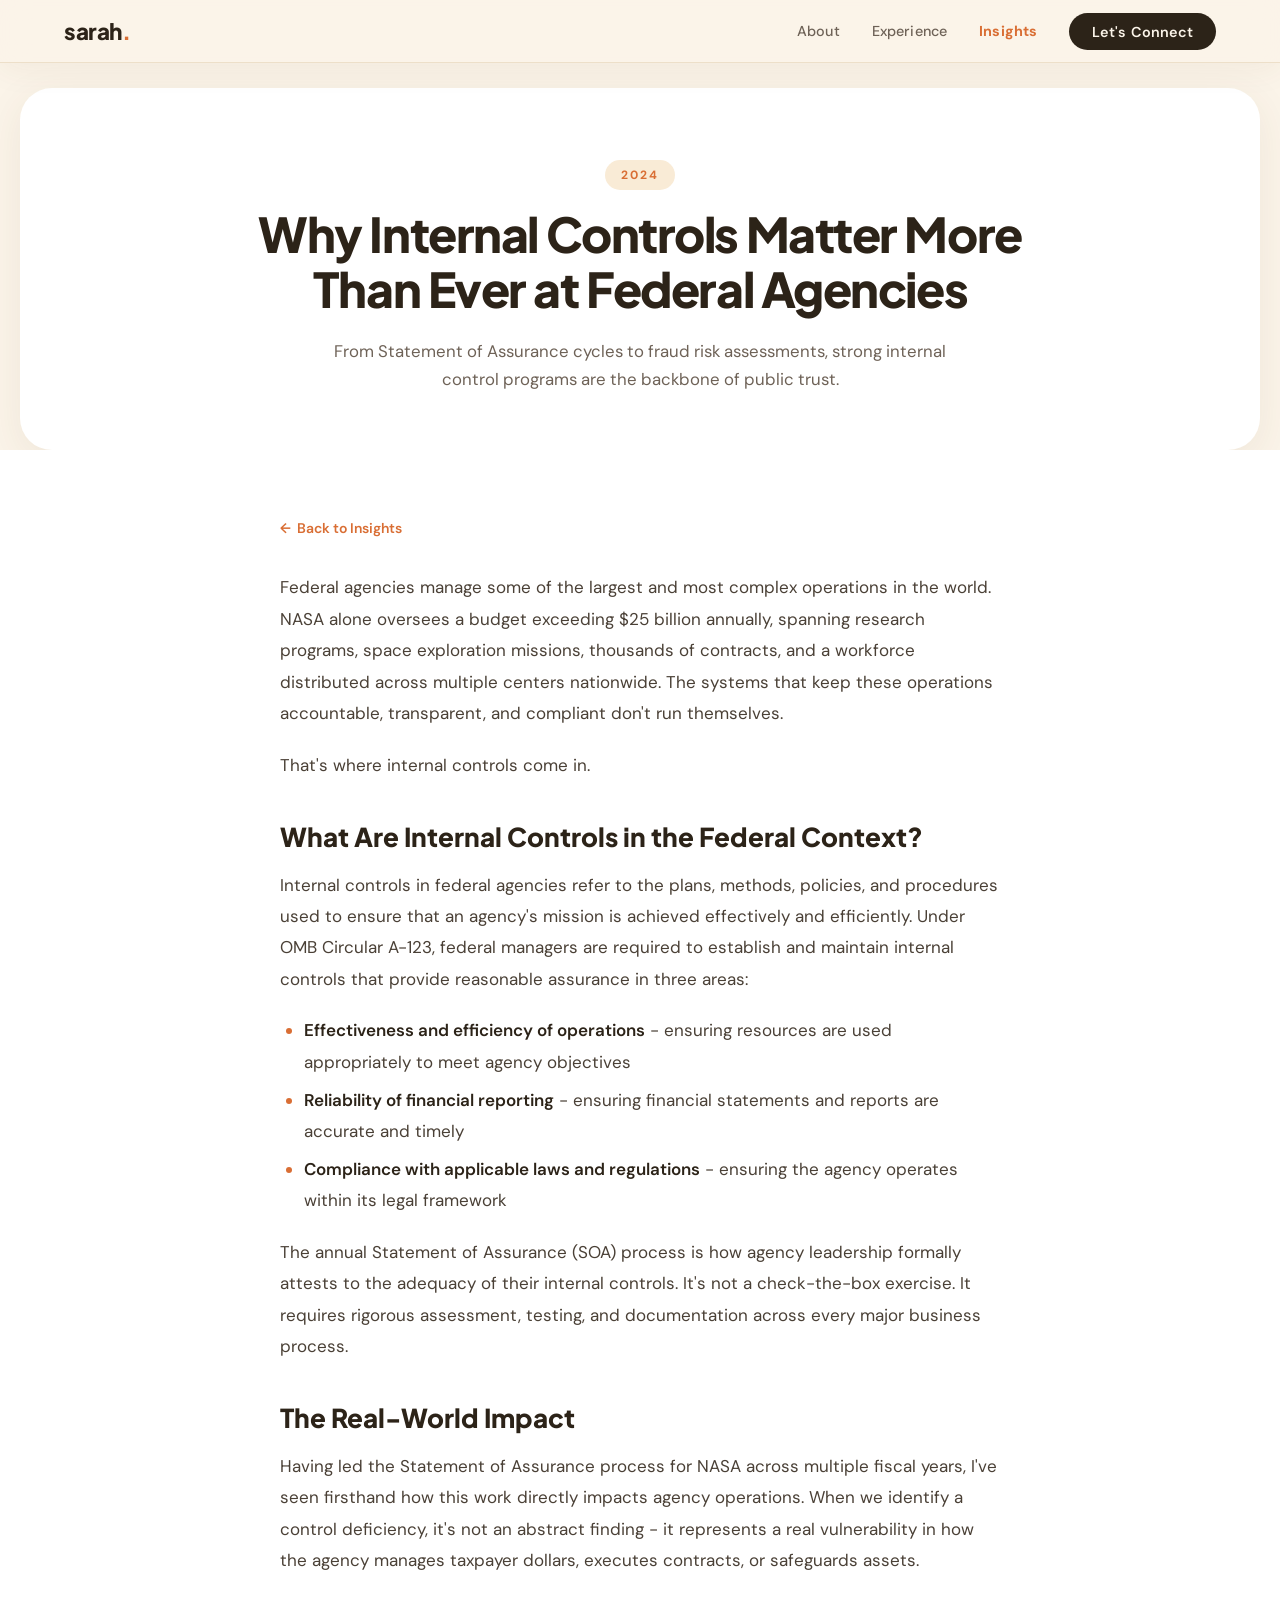
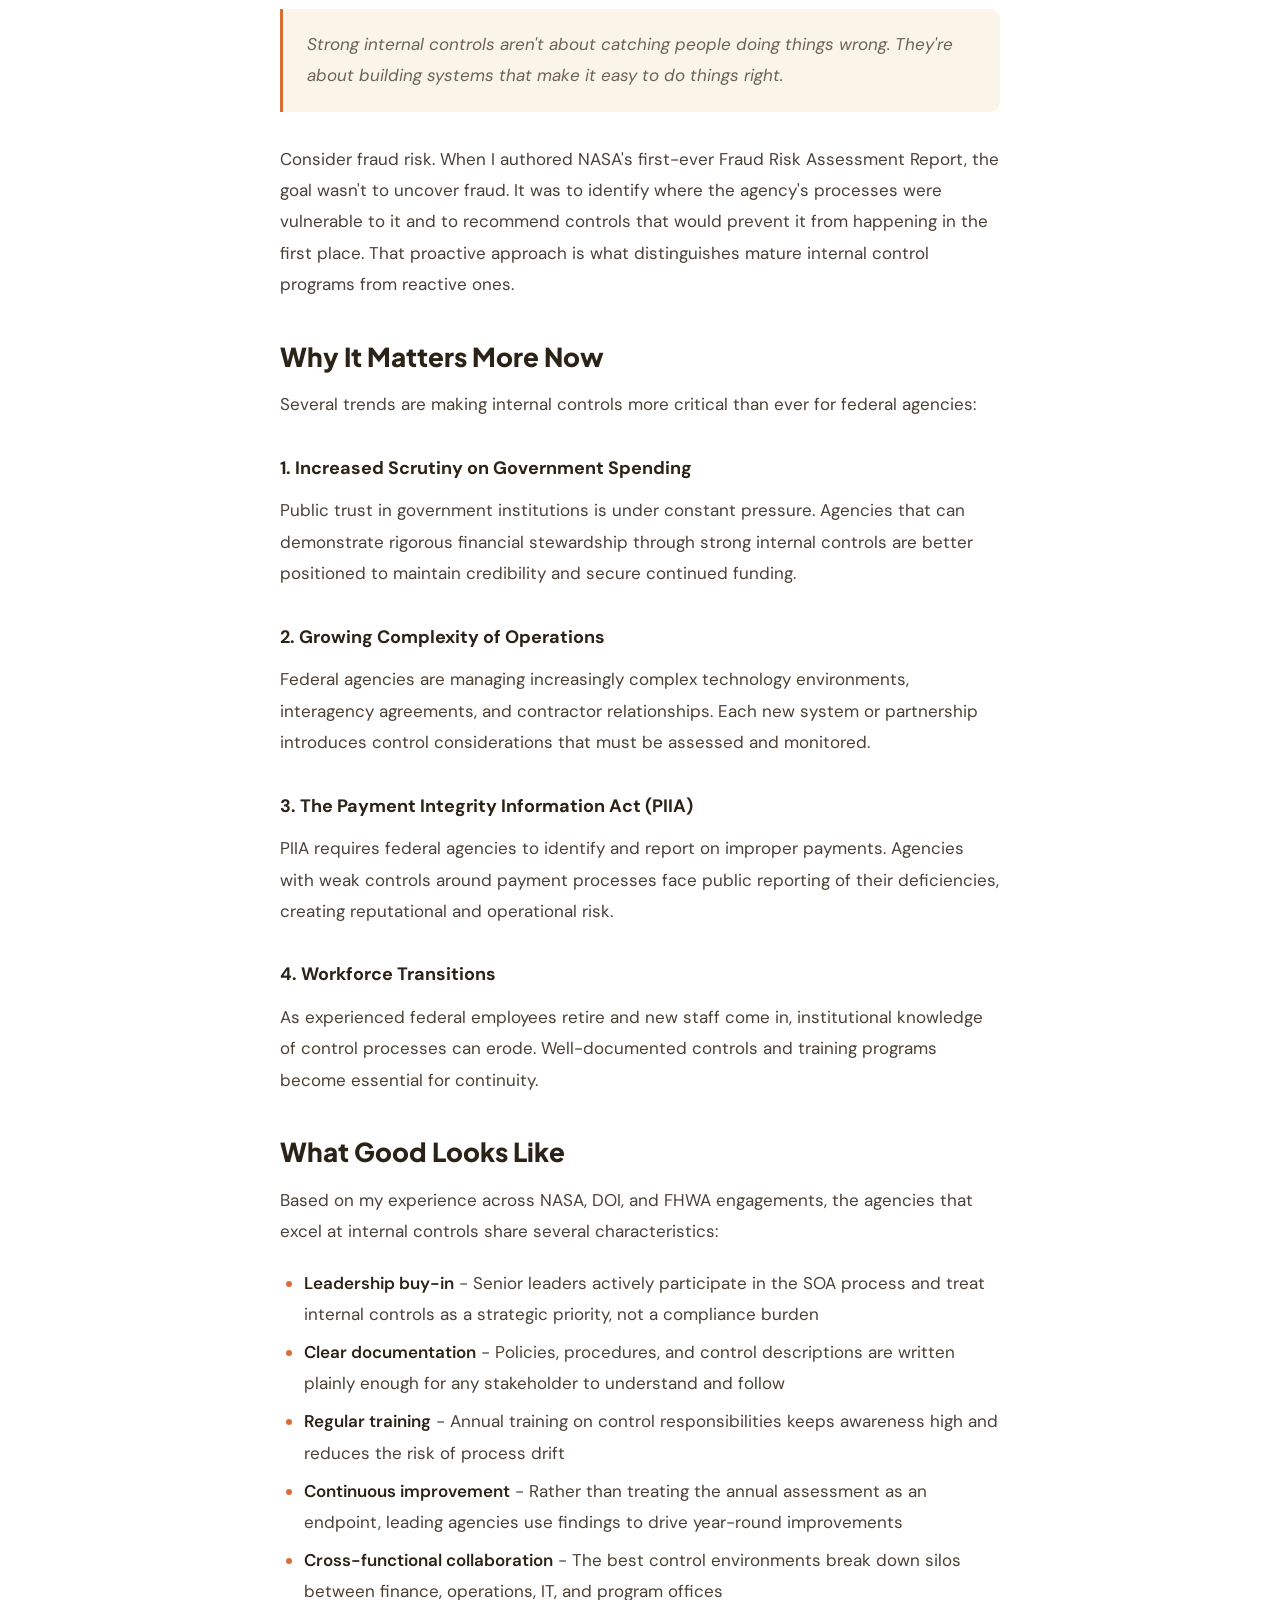
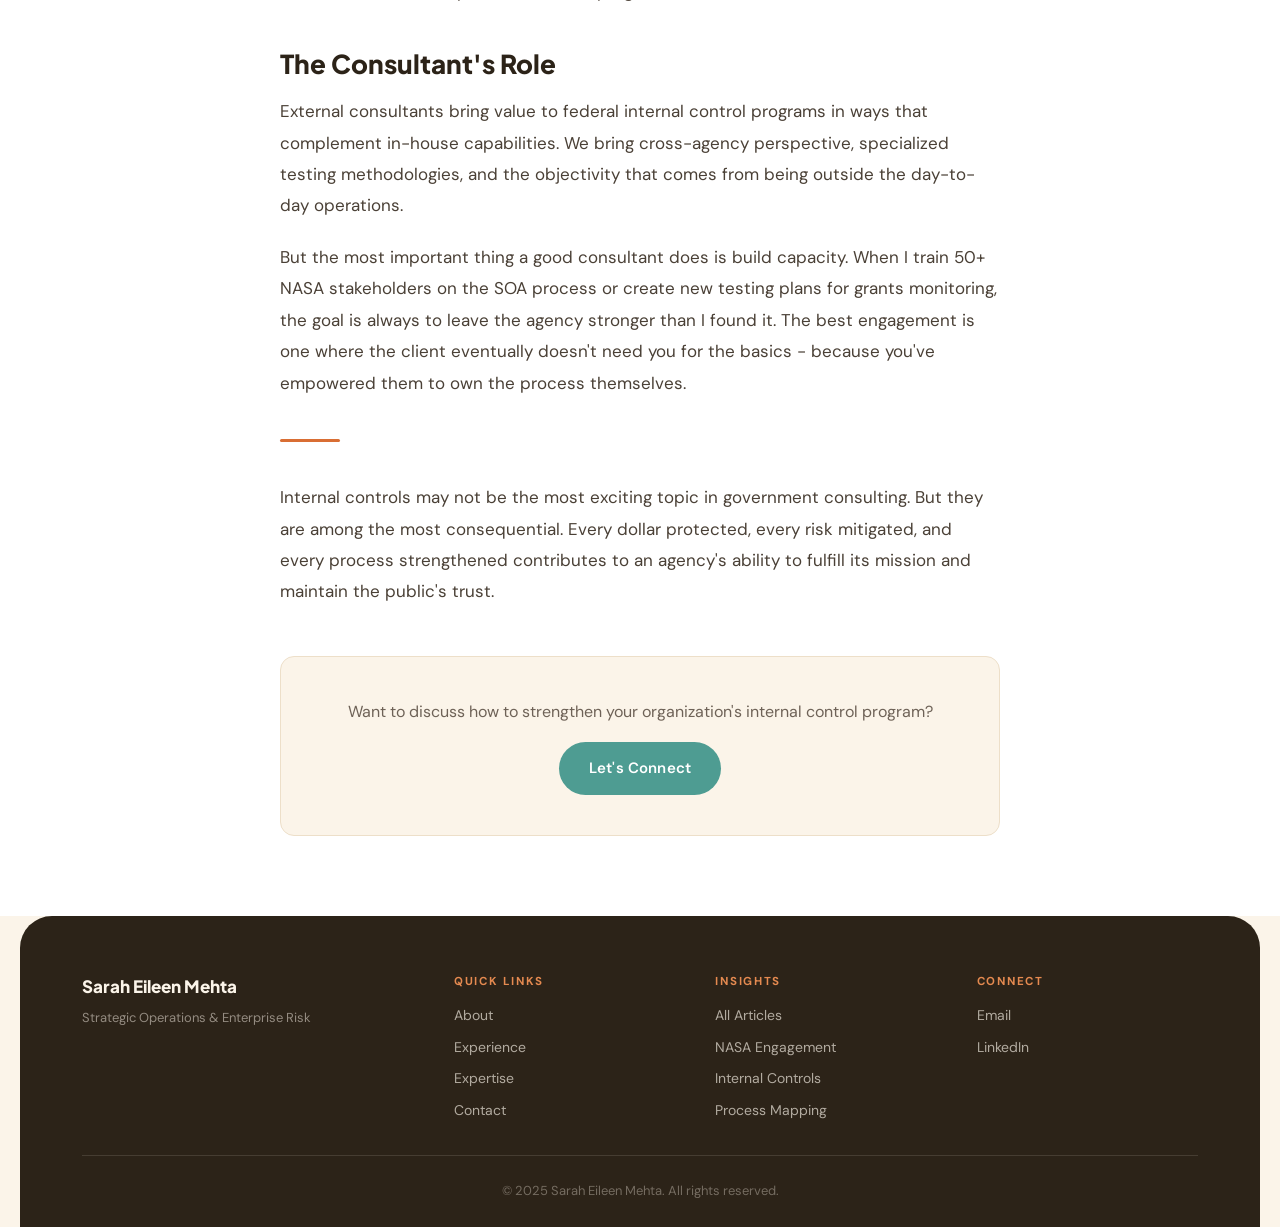
<file: blog/internal-controls-federal-agencies.html>
<!DOCTYPE html>
<html lang="en">
<head>
    <meta charset="UTF-8">
    <meta name="viewport" content="width=device-width, initial-scale=1.0">
    <title>Why Internal Controls Matter at Federal Agencies | Sarah Eileen Mehta</title>
    <meta name="description" content="How strong internal control programs protect public trust, ensure compliance, and drive operational excellence in federal agencies.">
    <link rel="preconnect" href="https://fonts.googleapis.com">
    <link rel="preconnect" href="https://fonts.gstatic.com" crossorigin>
    <link href="https://fonts.googleapis.com/css2?family=DM+Sans:wght@400;500;600;700&family=Plus+Jakarta+Sans:wght@500;600;700;800&display=swap" rel="stylesheet">
    <link rel="stylesheet" href="../styles.css">
    <link rel="stylesheet" href="../blog.css">
</head>
<body>

<nav class="nav nav--scrolled" id="nav">
    <div class="nav__container">
        <a href="../index.html" class="nav__logo">sarah<span class="nav__logo-accent">.</span></a>
        <button class="nav__toggle" id="navToggle" aria-label="Toggle navigation">
            <span></span><span></span><span></span>
        </button>
        <ul class="nav__links" id="navLinks">
            <li><a href="../index.html#about">About</a></li>
            <li><a href="../index.html#experience">Experience</a></li>
            <li><a href="../blog.html" class="nav__links--active">Insights</a></li>
            <li><a href="../contact.html" class="nav__cta">Let's Connect</a></li>
        </ul>
    </div>
</nav>

<header class="article-header">
    <div class="container">
        <span class="article-header__date">2024</span>
        <h1 class="article-header__title">Why Internal Controls Matter More Than Ever at Federal Agencies</h1>
        <p class="article-header__subtitle">From Statement of Assurance cycles to fraud risk assessments, strong internal control programs are the backbone of public trust.</p>
    </div>
</header>

<article class="article">
    <div class="container article__container">
        <a href="../blog.html" class="article__back">Back to Insights</a>

        <p>Federal agencies manage some of the largest and most complex operations in the world. NASA alone oversees a budget exceeding $25 billion annually, spanning research programs, space exploration missions, thousands of contracts, and a workforce distributed across multiple centers nationwide. The systems that keep these operations accountable, transparent, and compliant don't run themselves.</p>

        <p>That's where internal controls come in.</p>

        <h2>What Are Internal Controls in the Federal Context?</h2>

        <p>Internal controls in federal agencies refer to the plans, methods, policies, and procedures used to ensure that an agency's mission is achieved effectively and efficiently. Under OMB Circular A-123, federal managers are required to establish and maintain internal controls that provide reasonable assurance in three areas:</p>

        <ul>
            <li><strong>Effectiveness and efficiency of operations</strong> - ensuring resources are used appropriately to meet agency objectives</li>
            <li><strong>Reliability of financial reporting</strong> - ensuring financial statements and reports are accurate and timely</li>
            <li><strong>Compliance with applicable laws and regulations</strong> - ensuring the agency operates within its legal framework</li>
        </ul>

        <p>The annual Statement of Assurance (SOA) process is how agency leadership formally attests to the adequacy of their internal controls. It's not a check-the-box exercise. It requires rigorous assessment, testing, and documentation across every major business process.</p>

        <h2>The Real-World Impact</h2>

        <p>Having led the Statement of Assurance process for NASA across multiple fiscal years, I've seen firsthand how this work directly impacts agency operations. When we identify a control deficiency, it's not an abstract finding - it represents a real vulnerability in how the agency manages taxpayer dollars, executes contracts, or safeguards assets.</p>

        <blockquote>
            <p>Strong internal controls aren't about catching people doing things wrong. They're about building systems that make it easy to do things right.</p>
        </blockquote>

        <p>Consider fraud risk. When I authored NASA's first-ever Fraud Risk Assessment Report, the goal wasn't to uncover fraud. It was to identify where the agency's processes were vulnerable to it and to recommend controls that would prevent it from happening in the first place. That proactive approach is what distinguishes mature internal control programs from reactive ones.</p>

        <h2>Why It Matters More Now</h2>

        <p>Several trends are making internal controls more critical than ever for federal agencies:</p>

        <h3>1. Increased Scrutiny on Government Spending</h3>
        <p>Public trust in government institutions is under constant pressure. Agencies that can demonstrate rigorous financial stewardship through strong internal controls are better positioned to maintain credibility and secure continued funding.</p>

        <h3>2. Growing Complexity of Operations</h3>
        <p>Federal agencies are managing increasingly complex technology environments, interagency agreements, and contractor relationships. Each new system or partnership introduces control considerations that must be assessed and monitored.</p>

        <h3>3. The Payment Integrity Information Act (PIIA)</h3>
        <p>PIIA requires federal agencies to identify and report on improper payments. Agencies with weak controls around payment processes face public reporting of their deficiencies, creating reputational and operational risk.</p>

        <h3>4. Workforce Transitions</h3>
        <p>As experienced federal employees retire and new staff come in, institutional knowledge of control processes can erode. Well-documented controls and training programs become essential for continuity.</p>

        <h2>What Good Looks Like</h2>

        <p>Based on my experience across NASA, DOI, and FHWA engagements, the agencies that excel at internal controls share several characteristics:</p>

        <ul>
            <li><strong>Leadership buy-in</strong> - Senior leaders actively participate in the SOA process and treat internal controls as a strategic priority, not a compliance burden</li>
            <li><strong>Clear documentation</strong> - Policies, procedures, and control descriptions are written plainly enough for any stakeholder to understand and follow</li>
            <li><strong>Regular training</strong> - Annual training on control responsibilities keeps awareness high and reduces the risk of process drift</li>
            <li><strong>Continuous improvement</strong> - Rather than treating the annual assessment as an endpoint, leading agencies use findings to drive year-round improvements</li>
            <li><strong>Cross-functional collaboration</strong> - The best control environments break down silos between finance, operations, IT, and program offices</li>
        </ul>

        <h2>The Consultant's Role</h2>

        <p>External consultants bring value to federal internal control programs in ways that complement in-house capabilities. We bring cross-agency perspective, specialized testing methodologies, and the objectivity that comes from being outside the day-to-day operations.</p>

        <p>But the most important thing a good consultant does is build capacity. When I train 50+ NASA stakeholders on the SOA process or create new testing plans for grants monitoring, the goal is always to leave the agency stronger than I found it. The best engagement is one where the client eventually doesn't need you for the basics - because you've empowered them to own the process themselves.</p>

        <hr class="article__divider">

        <p>Internal controls may not be the most exciting topic in government consulting. But they are among the most consequential. Every dollar protected, every risk mitigated, and every process strengthened contributes to an agency's ability to fulfill its mission and maintain the public's trust.</p>

        <div class="article__cta">
            <p>Want to discuss how to strengthen your organization's internal control program?</p>
            <a href="../contact.html" class="btn btn--primary">Let's Connect</a>
        </div>
    </div>
</article>

<footer class="footer">
    <div class="container">
        <div class="footer__top">
            <div class="footer__brand">
                <span class="footer__name">Sarah Eileen Mehta</span>
                <p class="footer__tagline">Strategic Operations & Enterprise Risk</p>
            </div>
            <div class="footer__nav">
                <span class="footer__nav-title">Quick Links</span>
                <a href="../index.html#about">About</a>
                <a href="../index.html#experience">Experience</a>
                <a href="../index.html#expertise">Expertise</a>
                <a href="../contact.html">Contact</a>
            </div>
            <div class="footer__nav">
                <span class="footer__nav-title">Insights</span>
                <a href="../blog.html">All Articles</a>
                <a href="nasa-engagement-spotlight.html">NASA Engagement</a>
                <a href="internal-controls-federal-agencies.html">Internal Controls</a>
                <a href="power-of-process-mapping.html">Process Mapping</a>
            </div>
            <div class="footer__nav">
                <span class="footer__nav-title">Connect</span>
                <a href="mailto:sarah.eileen.mehta@gmail.com">Email</a>
                <a href="https://linkedin.com/in/sarah-eileen-mehta" target="_blank" rel="noopener noreferrer">LinkedIn</a>
            </div>
        </div>
        <div class="footer__bottom">
            <span class="footer__copy">&copy; 2025 Sarah Eileen Mehta. All rights reserved.</span>
        </div>
    </div>
</footer>

<script>
const toggle = document.getElementById('navToggle');
const links = document.getElementById('navLinks');
toggle.addEventListener('click', () => {
    links.classList.toggle('nav__links--open');
    toggle.classList.toggle('nav__toggle--active');
});
</script>

</body>
</html>
</file>
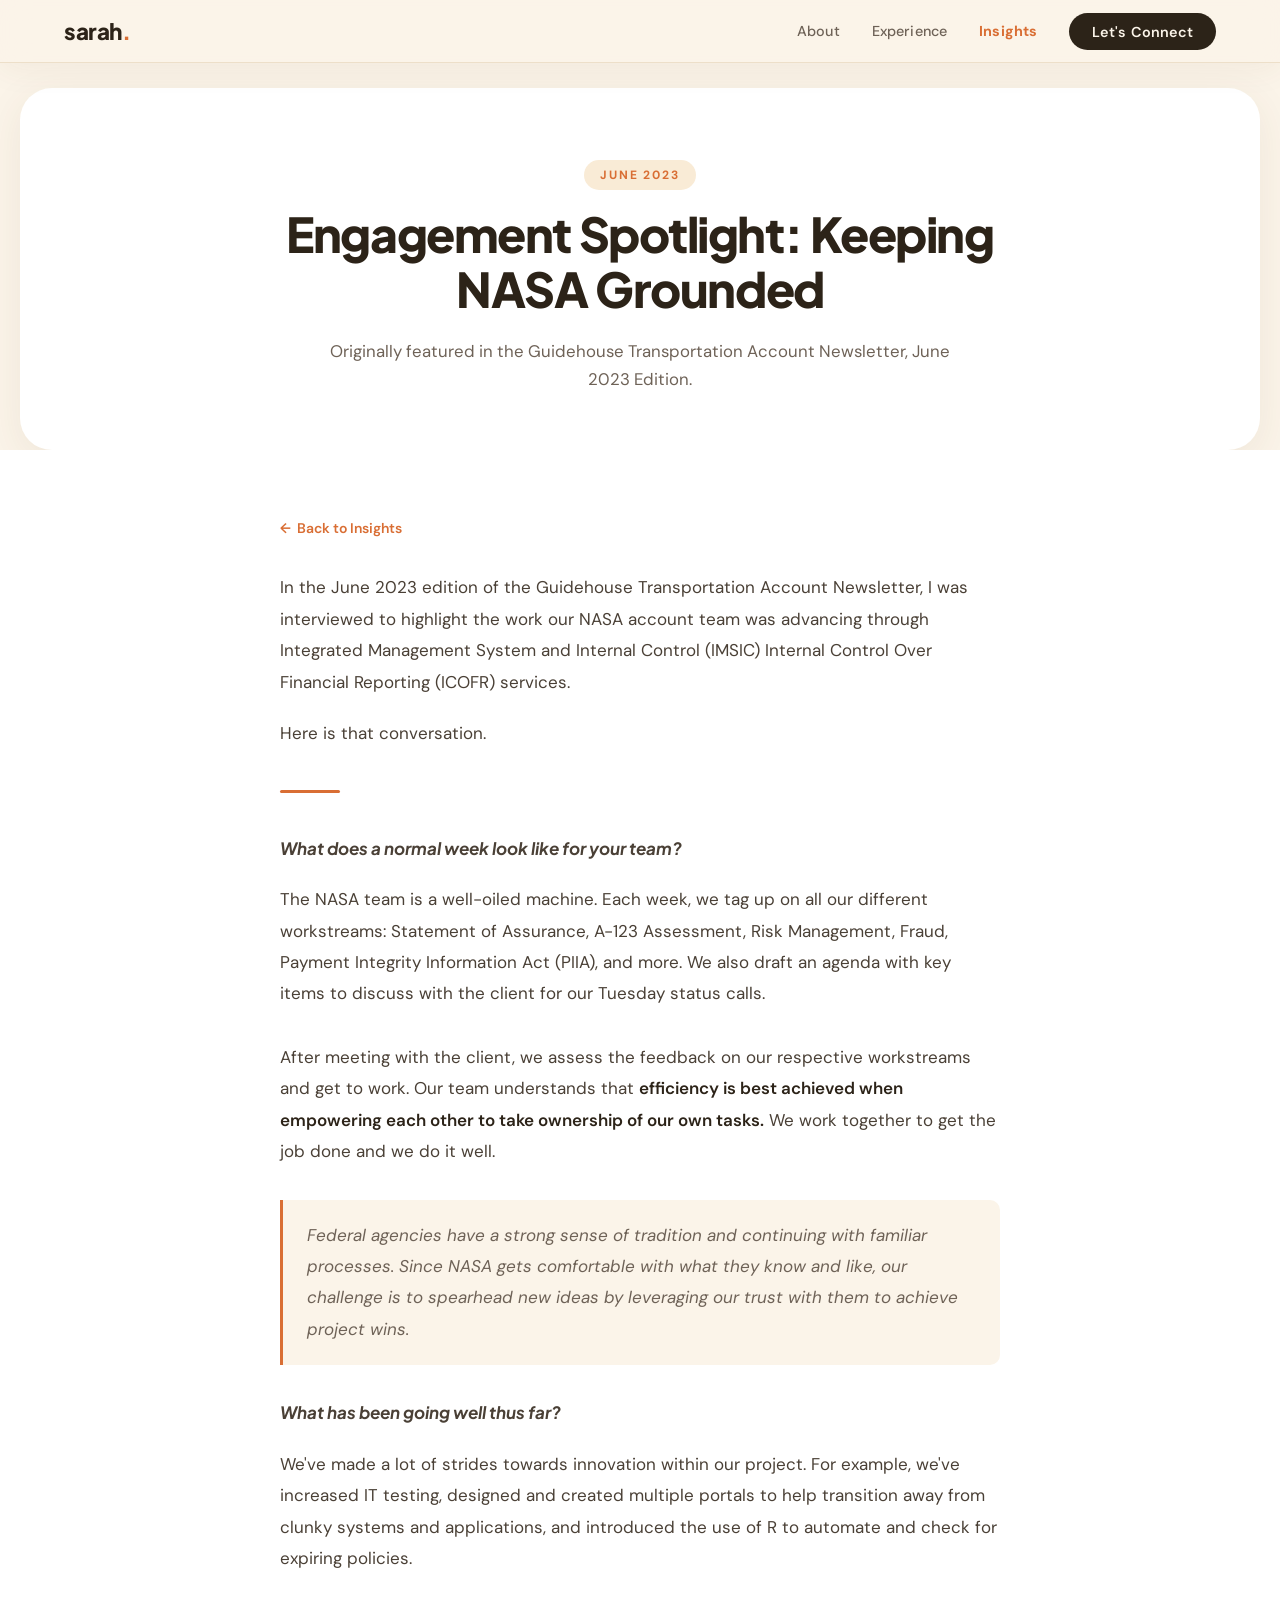
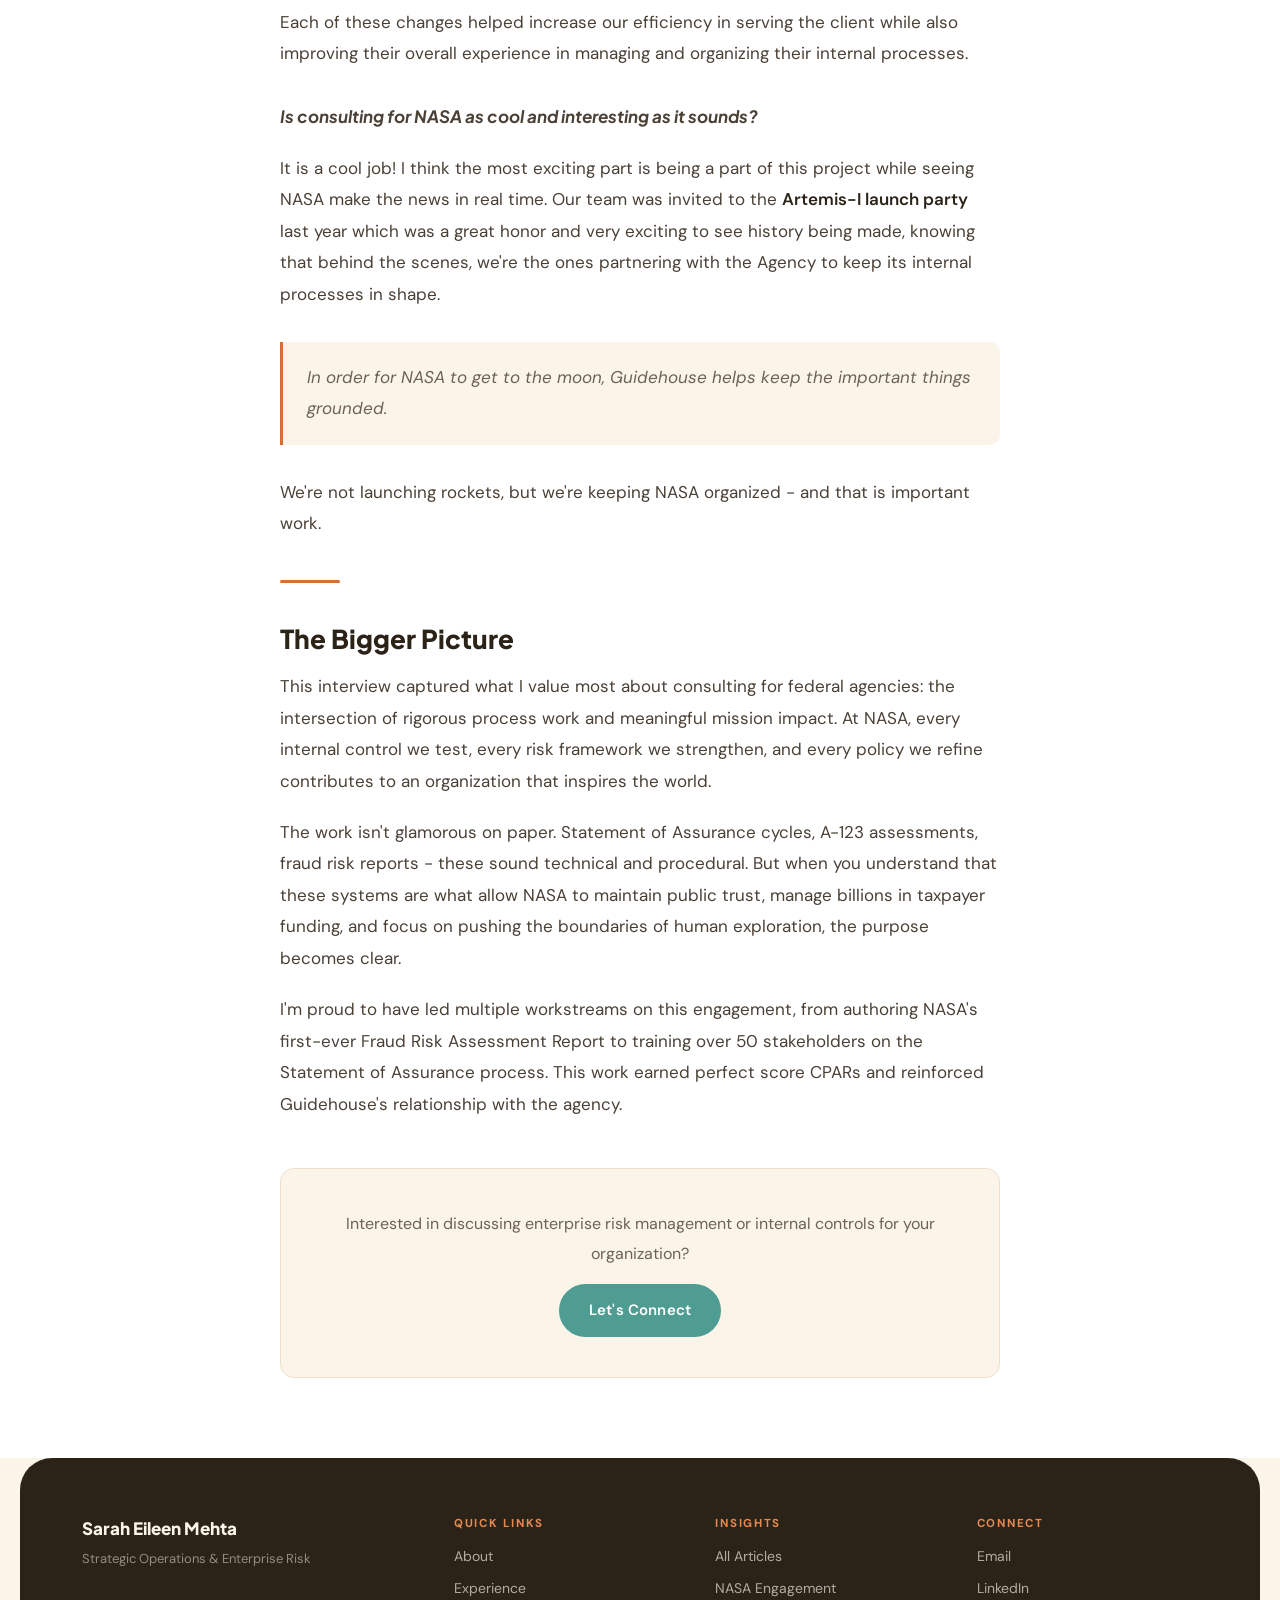
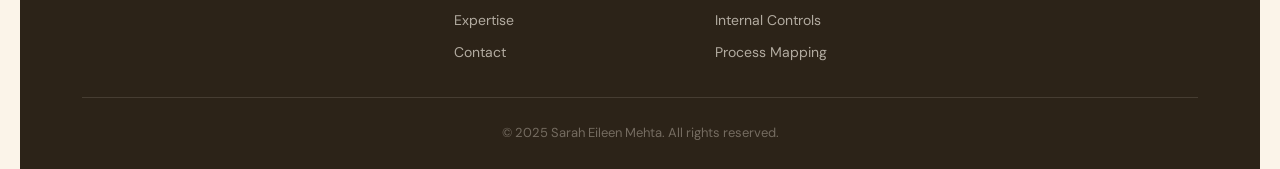
<file: blog/nasa-engagement-spotlight.html>
<!DOCTYPE html>
<html lang="en">
<head>
    <meta charset="UTF-8">
    <meta name="viewport" content="width=device-width, initial-scale=1.0">
    <title>Engagement Spotlight: Keeping NASA Grounded | Sarah Eileen Mehta</title>
    <meta name="description" content="An interview with Sarah Mehta from Guidehouse's NASA account on advancing Integrated Management System and Internal Control services.">
    <link rel="preconnect" href="https://fonts.googleapis.com">
    <link rel="preconnect" href="https://fonts.gstatic.com" crossorigin>
    <link href="https://fonts.googleapis.com/css2?family=DM+Sans:wght@400;500;600;700&family=Plus+Jakarta+Sans:wght@500;600;700;800&display=swap" rel="stylesheet">
    <link rel="stylesheet" href="../styles.css">
    <link rel="stylesheet" href="../blog.css">
</head>
<body>

<nav class="nav nav--scrolled" id="nav">
    <div class="nav__container">
        <a href="../index.html" class="nav__logo">sarah<span class="nav__logo-accent">.</span></a>
        <button class="nav__toggle" id="navToggle" aria-label="Toggle navigation">
            <span></span><span></span><span></span>
        </button>
        <ul class="nav__links" id="navLinks">
            <li><a href="../index.html#about">About</a></li>
            <li><a href="../index.html#experience">Experience</a></li>
            <li><a href="../blog.html" class="nav__links--active">Insights</a></li>
            <li><a href="../contact.html" class="nav__cta">Let's Connect</a></li>
        </ul>
    </div>
</nav>

<header class="article-header">
    <div class="container">
        <span class="article-header__date">June 2023</span>
        <h1 class="article-header__title">Engagement Spotlight: Keeping NASA Grounded</h1>
        <p class="article-header__subtitle">Originally featured in the Guidehouse Transportation Account Newsletter, June 2023 Edition.</p>
    </div>
</header>

<article class="article">
    <div class="container article__container">
        <a href="../blog.html" class="article__back">Back to Insights</a>

        <p>In the June 2023 edition of the Guidehouse Transportation Account Newsletter, I was interviewed to highlight the work our NASA account team was advancing through Integrated Management System and Internal Control (IMSIC) Internal Control Over Financial Reporting (ICOFR) services.</p>

        <p>Here is that conversation.</p>

        <hr class="article__divider">

        <div class="qa">
            <p class="qa__q">What does a normal week look like for your team?</p>
            <p class="qa__a">The NASA team is a well-oiled machine. Each week, we tag up on all our different workstreams: Statement of Assurance, A-123 Assessment, Risk Management, Fraud, Payment Integrity Information Act (PIIA), and more. We also draft an agenda with key items to discuss with the client for our Tuesday status calls.</p>
        </div>

        <p>After meeting with the client, we assess the feedback on our respective workstreams and get to work. Our team understands that <strong>efficiency is best achieved when empowering each other to take ownership of our own tasks.</strong> We work together to get the job done and we do it well.</p>

        <blockquote>
            <p>Federal agencies have a strong sense of tradition and continuing with familiar processes. Since NASA gets comfortable with what they know and like, our challenge is to spearhead new ideas by leveraging our trust with them to achieve project wins.</p>
        </blockquote>

        <div class="qa">
            <p class="qa__q">What has been going well thus far?</p>
            <p class="qa__a">We've made a lot of strides towards innovation within our project. For example, we've increased IT testing, designed and created multiple portals to help transition away from clunky systems and applications, and introduced the use of R to automate and check for expiring policies.</p>
        </div>

        <p>Each of these changes helped increase our efficiency in serving the client while also improving their overall experience in managing and organizing their internal processes.</p>

        <div class="qa">
            <p class="qa__q">Is consulting for NASA as cool and interesting as it sounds?</p>
            <p class="qa__a">It is a cool job! I think the most exciting part is being a part of this project while seeing NASA make the news in real time. Our team was invited to the <strong>Artemis-I launch party</strong> last year which was a great honor and very exciting to see history being made, knowing that behind the scenes, we're the ones partnering with the Agency to keep its internal processes in shape.</p>
        </div>

        <blockquote>
            <p>In order for NASA to get to the moon, Guidehouse helps keep the important things grounded.</p>
        </blockquote>

        <p>We're not launching rockets, but we're keeping NASA organized - and that is important work.</p>

        <hr class="article__divider">

        <h2>The Bigger Picture</h2>

        <p>This interview captured what I value most about consulting for federal agencies: the intersection of rigorous process work and meaningful mission impact. At NASA, every internal control we test, every risk framework we strengthen, and every policy we refine contributes to an organization that inspires the world.</p>

        <p>The work isn't glamorous on paper. Statement of Assurance cycles, A-123 assessments, fraud risk reports - these sound technical and procedural. But when you understand that these systems are what allow NASA to maintain public trust, manage billions in taxpayer funding, and focus on pushing the boundaries of human exploration, the purpose becomes clear.</p>

        <p>I'm proud to have led multiple workstreams on this engagement, from authoring NASA's first-ever Fraud Risk Assessment Report to training over 50 stakeholders on the Statement of Assurance process. This work earned perfect score CPARs and reinforced Guidehouse's relationship with the agency.</p>

        <div class="article__cta">
            <p>Interested in discussing enterprise risk management or internal controls for your organization?</p>
            <a href="../contact.html" class="btn btn--primary">Let's Connect</a>
        </div>
    </div>
</article>

<footer class="footer">
    <div class="container">
        <div class="footer__top">
            <div class="footer__brand">
                <span class="footer__name">Sarah Eileen Mehta</span>
                <p class="footer__tagline">Strategic Operations & Enterprise Risk</p>
            </div>
            <div class="footer__nav">
                <span class="footer__nav-title">Quick Links</span>
                <a href="../index.html#about">About</a>
                <a href="../index.html#experience">Experience</a>
                <a href="../index.html#expertise">Expertise</a>
                <a href="../contact.html">Contact</a>
            </div>
            <div class="footer__nav">
                <span class="footer__nav-title">Insights</span>
                <a href="../blog.html">All Articles</a>
                <a href="nasa-engagement-spotlight.html">NASA Engagement</a>
                <a href="internal-controls-federal-agencies.html">Internal Controls</a>
                <a href="power-of-process-mapping.html">Process Mapping</a>
            </div>
            <div class="footer__nav">
                <span class="footer__nav-title">Connect</span>
                <a href="mailto:sarah.eileen.mehta@gmail.com">Email</a>
                <a href="https://linkedin.com/in/sarah-eileen-mehta" target="_blank" rel="noopener noreferrer">LinkedIn</a>
            </div>
        </div>
        <div class="footer__bottom">
            <span class="footer__copy">&copy; 2025 Sarah Eileen Mehta. All rights reserved.</span>
        </div>
    </div>
</footer>

<script>
const toggle = document.getElementById('navToggle');
const links = document.getElementById('navLinks');
toggle.addEventListener('click', () => {
    links.classList.toggle('nav__links--open');
    toggle.classList.toggle('nav__toggle--active');
});
</script>

</body>
</html>
</file>
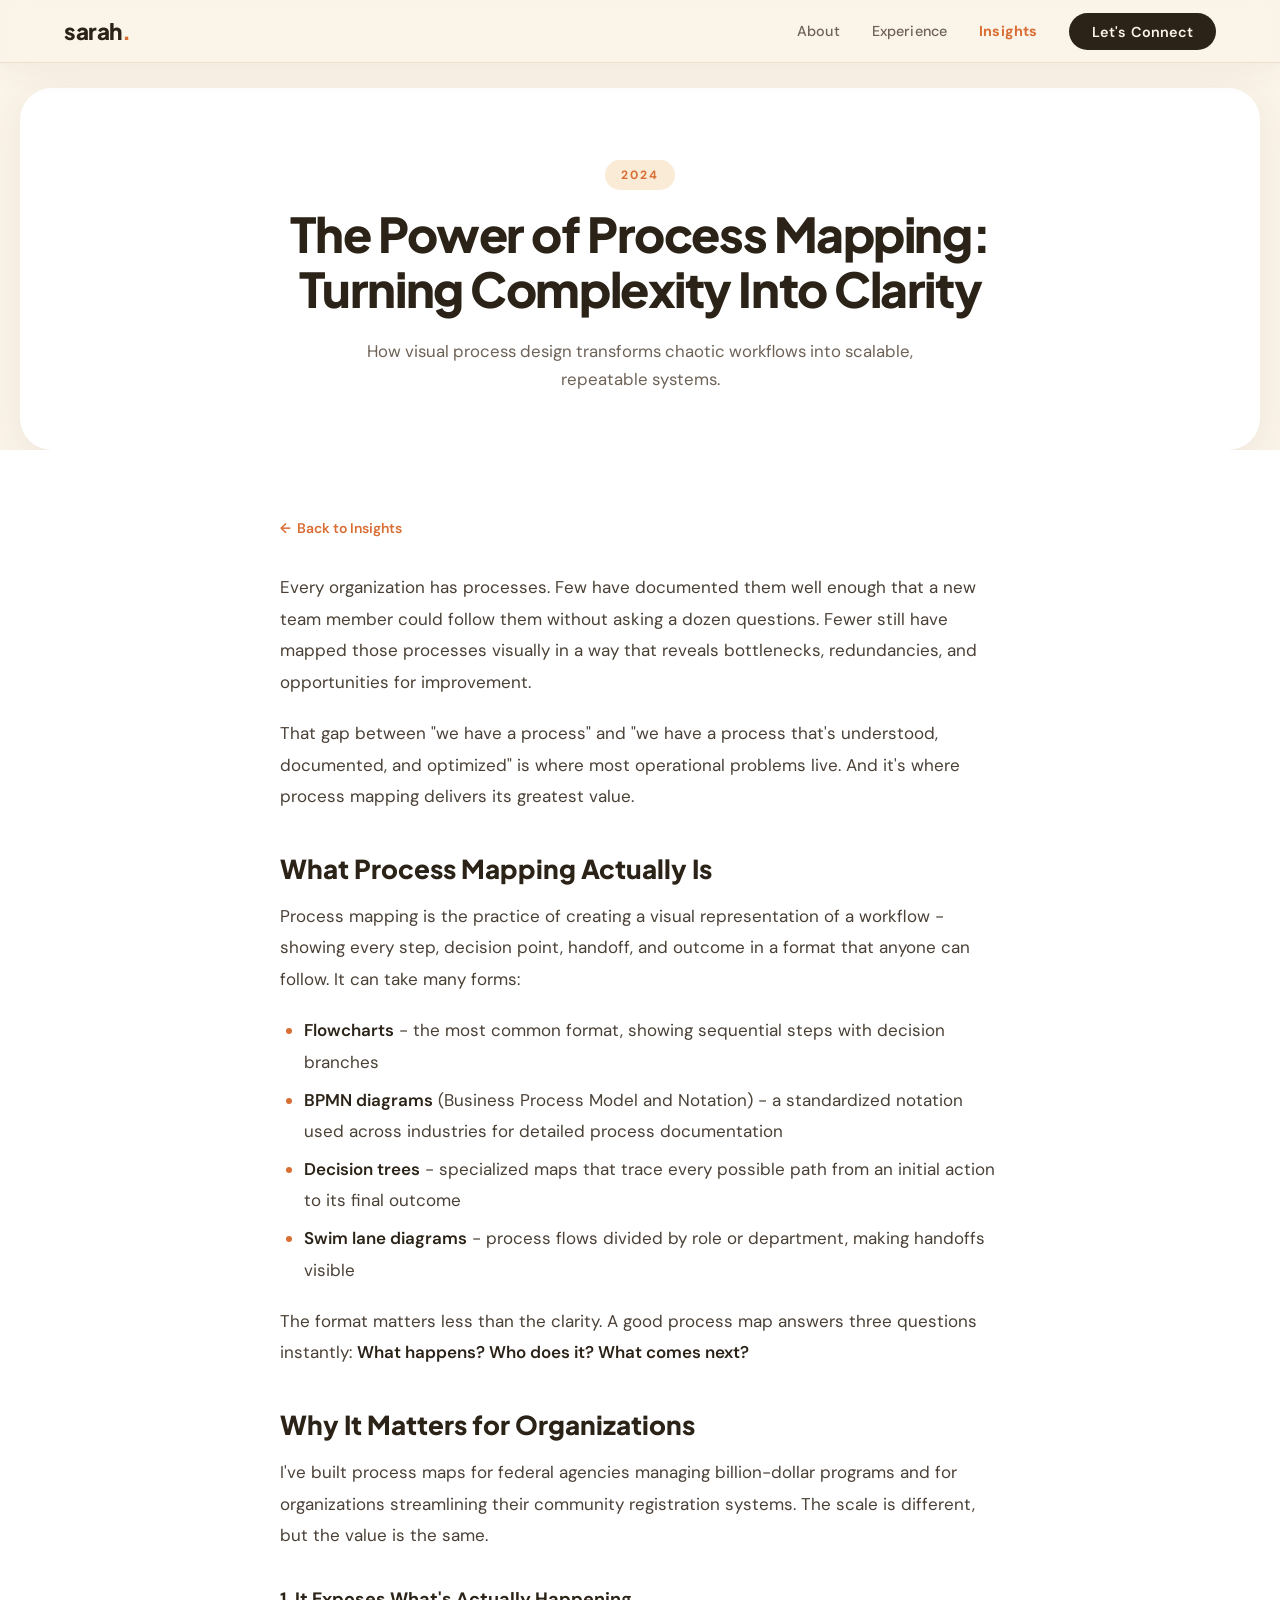
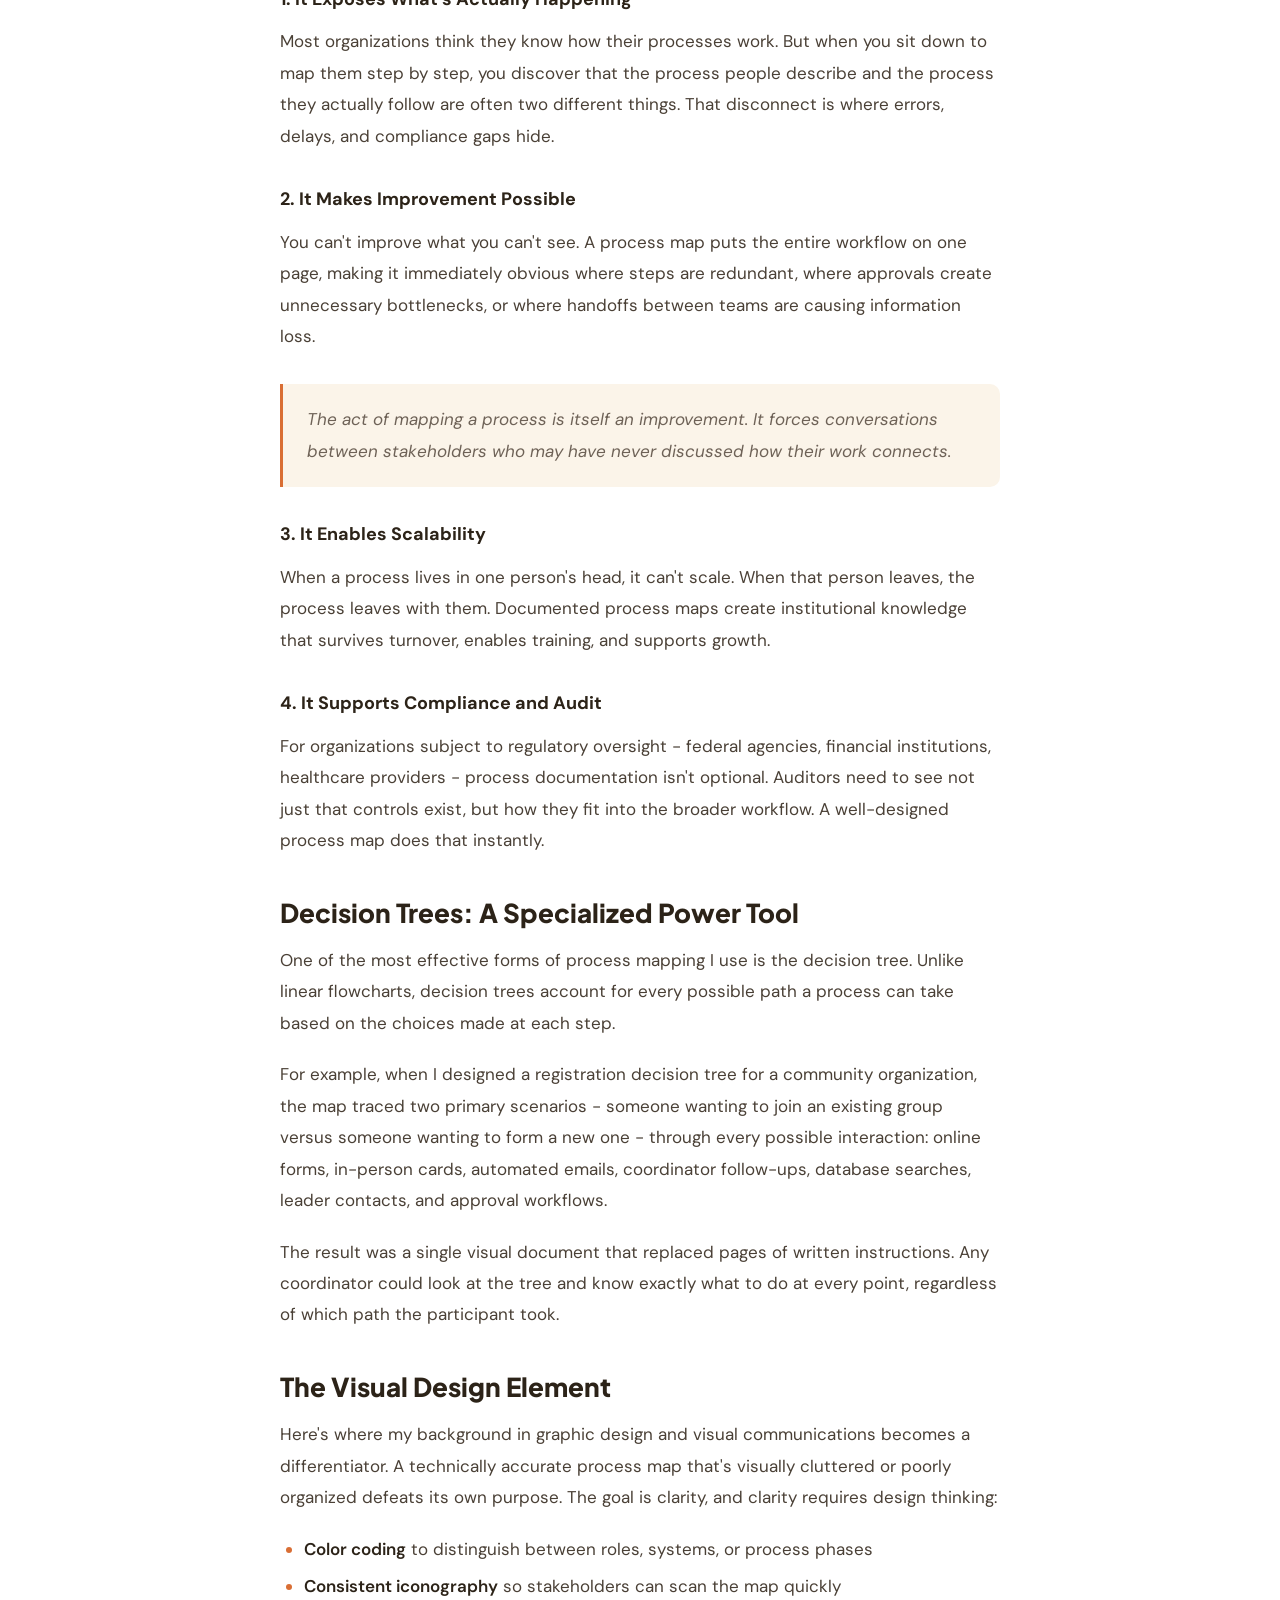
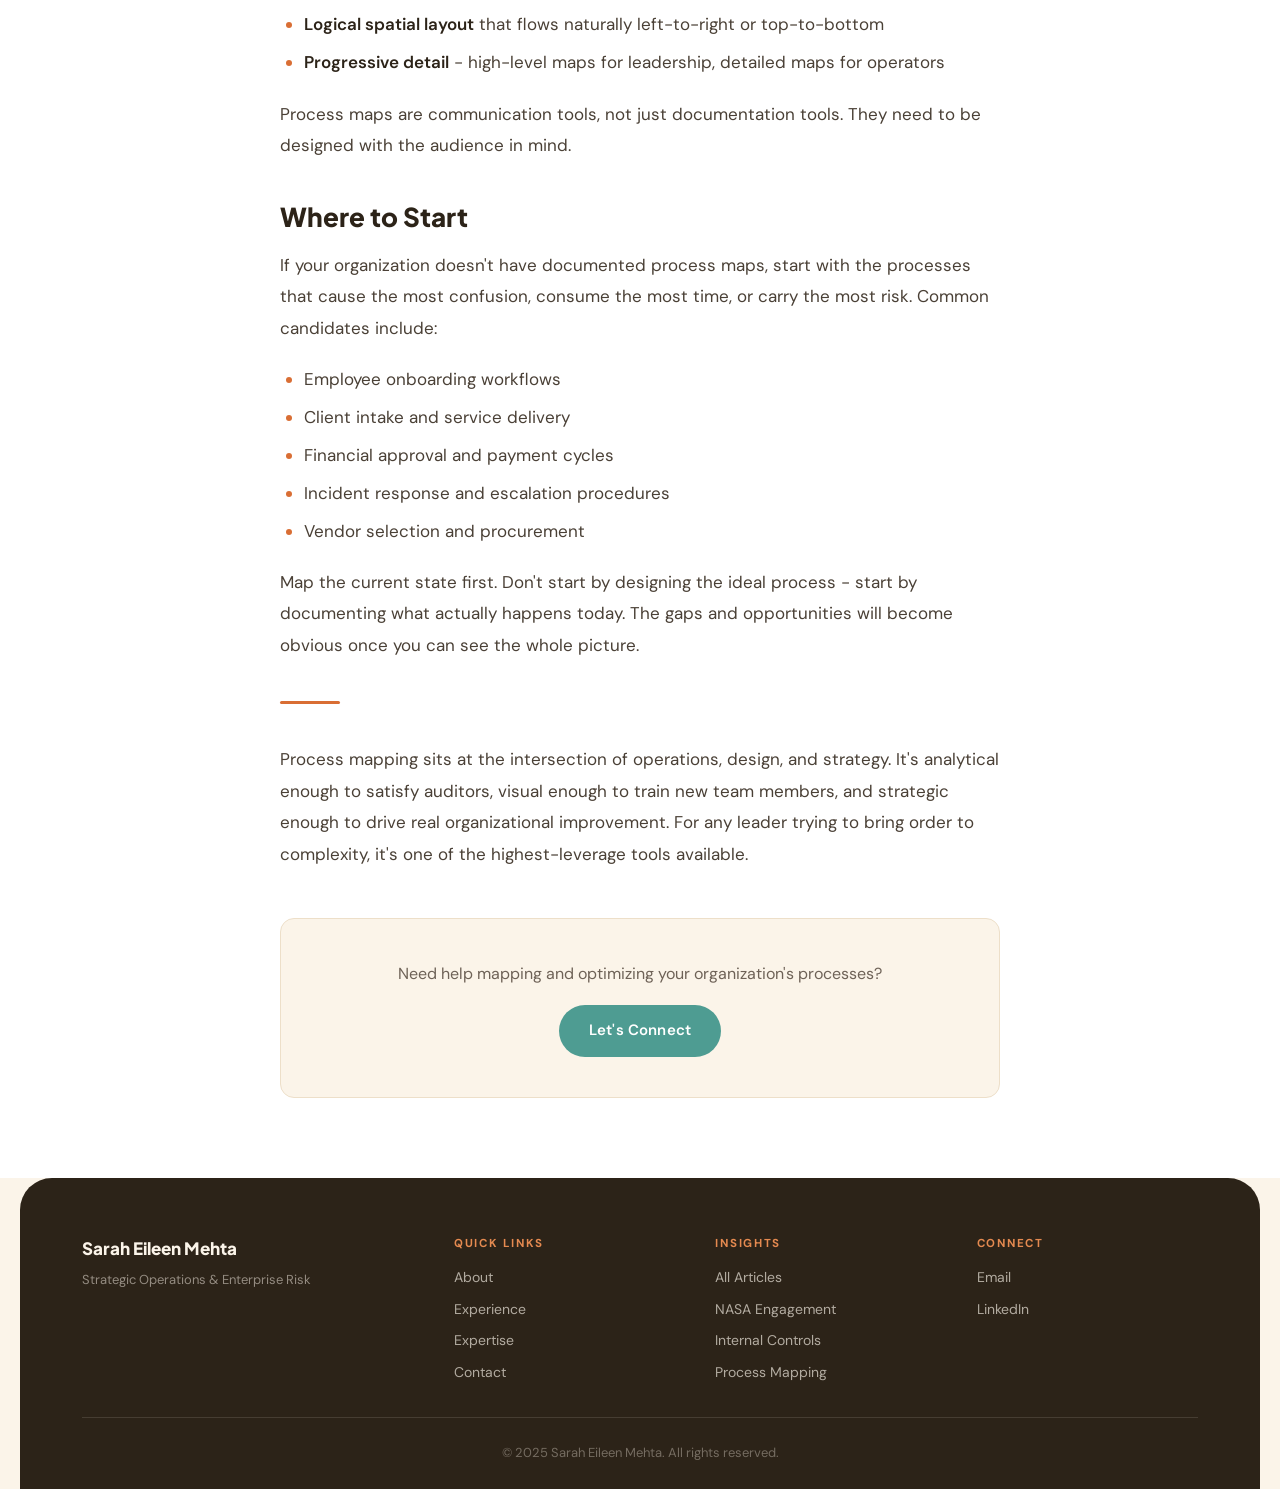
<file: blog/power-of-process-mapping.html>
<!DOCTYPE html>
<html lang="en">
<head>
    <meta charset="UTF-8">
    <meta name="viewport" content="width=device-width, initial-scale=1.0">
    <title>The Power of Process Mapping | Sarah Eileen Mehta</title>
    <meta name="description" content="How visual process design and decision trees transform chaotic workflows into scalable systems that teams can follow.">
    <link rel="preconnect" href="https://fonts.googleapis.com">
    <link rel="preconnect" href="https://fonts.gstatic.com" crossorigin>
    <link href="https://fonts.googleapis.com/css2?family=DM+Sans:wght@400;500;600;700&family=Plus+Jakarta+Sans:wght@500;600;700;800&display=swap" rel="stylesheet">
    <link rel="stylesheet" href="../styles.css">
    <link rel="stylesheet" href="../blog.css">
</head>
<body>

<nav class="nav nav--scrolled" id="nav">
    <div class="nav__container">
        <a href="../index.html" class="nav__logo">sarah<span class="nav__logo-accent">.</span></a>
        <button class="nav__toggle" id="navToggle" aria-label="Toggle navigation">
            <span></span><span></span><span></span>
        </button>
        <ul class="nav__links" id="navLinks">
            <li><a href="../index.html#about">About</a></li>
            <li><a href="../index.html#experience">Experience</a></li>
            <li><a href="../blog.html" class="nav__links--active">Insights</a></li>
            <li><a href="../contact.html" class="nav__cta">Let's Connect</a></li>
        </ul>
    </div>
</nav>

<header class="article-header">
    <div class="container">
        <span class="article-header__date">2024</span>
        <h1 class="article-header__title">The Power of Process Mapping: Turning Complexity Into Clarity</h1>
        <p class="article-header__subtitle">How visual process design transforms chaotic workflows into scalable, repeatable systems.</p>
    </div>
</header>

<article class="article">
    <div class="container article__container">
        <a href="../blog.html" class="article__back">Back to Insights</a>

        <p>Every organization has processes. Few have documented them well enough that a new team member could follow them without asking a dozen questions. Fewer still have mapped those processes visually in a way that reveals bottlenecks, redundancies, and opportunities for improvement.</p>

        <p>That gap between "we have a process" and "we have a process that's understood, documented, and optimized" is where most operational problems live. And it's where process mapping delivers its greatest value.</p>

        <h2>What Process Mapping Actually Is</h2>

        <p>Process mapping is the practice of creating a visual representation of a workflow - showing every step, decision point, handoff, and outcome in a format that anyone can follow. It can take many forms:</p>

        <ul>
            <li><strong>Flowcharts</strong> - the most common format, showing sequential steps with decision branches</li>
            <li><strong>BPMN diagrams</strong> (Business Process Model and Notation) - a standardized notation used across industries for detailed process documentation</li>
            <li><strong>Decision trees</strong> - specialized maps that trace every possible path from an initial action to its final outcome</li>
            <li><strong>Swim lane diagrams</strong> - process flows divided by role or department, making handoffs visible</li>
        </ul>

        <p>The format matters less than the clarity. A good process map answers three questions instantly: <strong>What happens? Who does it? What comes next?</strong></p>

        <h2>Why It Matters for Organizations</h2>

        <p>I've built process maps for federal agencies managing billion-dollar programs and for organizations streamlining their community registration systems. The scale is different, but the value is the same.</p>

        <h3>1. It Exposes What's Actually Happening</h3>
        <p>Most organizations think they know how their processes work. But when you sit down to map them step by step, you discover that the process people describe and the process they actually follow are often two different things. That disconnect is where errors, delays, and compliance gaps hide.</p>

        <h3>2. It Makes Improvement Possible</h3>
        <p>You can't improve what you can't see. A process map puts the entire workflow on one page, making it immediately obvious where steps are redundant, where approvals create unnecessary bottlenecks, or where handoffs between teams are causing information loss.</p>

        <blockquote>
            <p>The act of mapping a process is itself an improvement. It forces conversations between stakeholders who may have never discussed how their work connects.</p>
        </blockquote>

        <h3>3. It Enables Scalability</h3>
        <p>When a process lives in one person's head, it can't scale. When that person leaves, the process leaves with them. Documented process maps create institutional knowledge that survives turnover, enables training, and supports growth.</p>

        <h3>4. It Supports Compliance and Audit</h3>
        <p>For organizations subject to regulatory oversight - federal agencies, financial institutions, healthcare providers - process documentation isn't optional. Auditors need to see not just that controls exist, but how they fit into the broader workflow. A well-designed process map does that instantly.</p>

        <h2>Decision Trees: A Specialized Power Tool</h2>

        <p>One of the most effective forms of process mapping I use is the decision tree. Unlike linear flowcharts, decision trees account for every possible path a process can take based on the choices made at each step.</p>

        <p>For example, when I designed a registration decision tree for a community organization, the map traced two primary scenarios - someone wanting to join an existing group versus someone wanting to form a new one - through every possible interaction: online forms, in-person cards, automated emails, coordinator follow-ups, database searches, leader contacts, and approval workflows.</p>

        <p>The result was a single visual document that replaced pages of written instructions. Any coordinator could look at the tree and know exactly what to do at every point, regardless of which path the participant took.</p>

        <h2>The Visual Design Element</h2>

        <p>Here's where my background in graphic design and visual communications becomes a differentiator. A technically accurate process map that's visually cluttered or poorly organized defeats its own purpose. The goal is clarity, and clarity requires design thinking:</p>

        <ul>
            <li><strong>Color coding</strong> to distinguish between roles, systems, or process phases</li>
            <li><strong>Consistent iconography</strong> so stakeholders can scan the map quickly</li>
            <li><strong>Logical spatial layout</strong> that flows naturally left-to-right or top-to-bottom</li>
            <li><strong>Progressive detail</strong> - high-level maps for leadership, detailed maps for operators</li>
        </ul>

        <p>Process maps are communication tools, not just documentation tools. They need to be designed with the audience in mind.</p>

        <h2>Where to Start</h2>

        <p>If your organization doesn't have documented process maps, start with the processes that cause the most confusion, consume the most time, or carry the most risk. Common candidates include:</p>

        <ul>
            <li>Employee onboarding workflows</li>
            <li>Client intake and service delivery</li>
            <li>Financial approval and payment cycles</li>
            <li>Incident response and escalation procedures</li>
            <li>Vendor selection and procurement</li>
        </ul>

        <p>Map the current state first. Don't start by designing the ideal process - start by documenting what actually happens today. The gaps and opportunities will become obvious once you can see the whole picture.</p>

        <hr class="article__divider">

        <p>Process mapping sits at the intersection of operations, design, and strategy. It's analytical enough to satisfy auditors, visual enough to train new team members, and strategic enough to drive real organizational improvement. For any leader trying to bring order to complexity, it's one of the highest-leverage tools available.</p>

        <div class="article__cta">
            <p>Need help mapping and optimizing your organization's processes?</p>
            <a href="../contact.html" class="btn btn--primary">Let's Connect</a>
        </div>
    </div>
</article>

<footer class="footer">
    <div class="container">
        <div class="footer__top">
            <div class="footer__brand">
                <span class="footer__name">Sarah Eileen Mehta</span>
                <p class="footer__tagline">Strategic Operations & Enterprise Risk</p>
            </div>
            <div class="footer__nav">
                <span class="footer__nav-title">Quick Links</span>
                <a href="../index.html#about">About</a>
                <a href="../index.html#experience">Experience</a>
                <a href="../index.html#expertise">Expertise</a>
                <a href="../contact.html">Contact</a>
            </div>
            <div class="footer__nav">
                <span class="footer__nav-title">Insights</span>
                <a href="../blog.html">All Articles</a>
                <a href="nasa-engagement-spotlight.html">NASA Engagement</a>
                <a href="internal-controls-federal-agencies.html">Internal Controls</a>
                <a href="power-of-process-mapping.html">Process Mapping</a>
            </div>
            <div class="footer__nav">
                <span class="footer__nav-title">Connect</span>
                <a href="mailto:sarah.eileen.mehta@gmail.com">Email</a>
                <a href="https://linkedin.com/in/sarah-eileen-mehta" target="_blank" rel="noopener noreferrer">LinkedIn</a>
            </div>
        </div>
        <div class="footer__bottom">
            <span class="footer__copy">&copy; 2025 Sarah Eileen Mehta. All rights reserved.</span>
        </div>
    </div>
</footer>

<script>
const toggle = document.getElementById('navToggle');
const links = document.getElementById('navLinks');
toggle.addEventListener('click', () => {
    links.classList.toggle('nav__links--open');
    toggle.classList.toggle('nav__toggle--active');
});
</script>

</body>
</html>
</file>
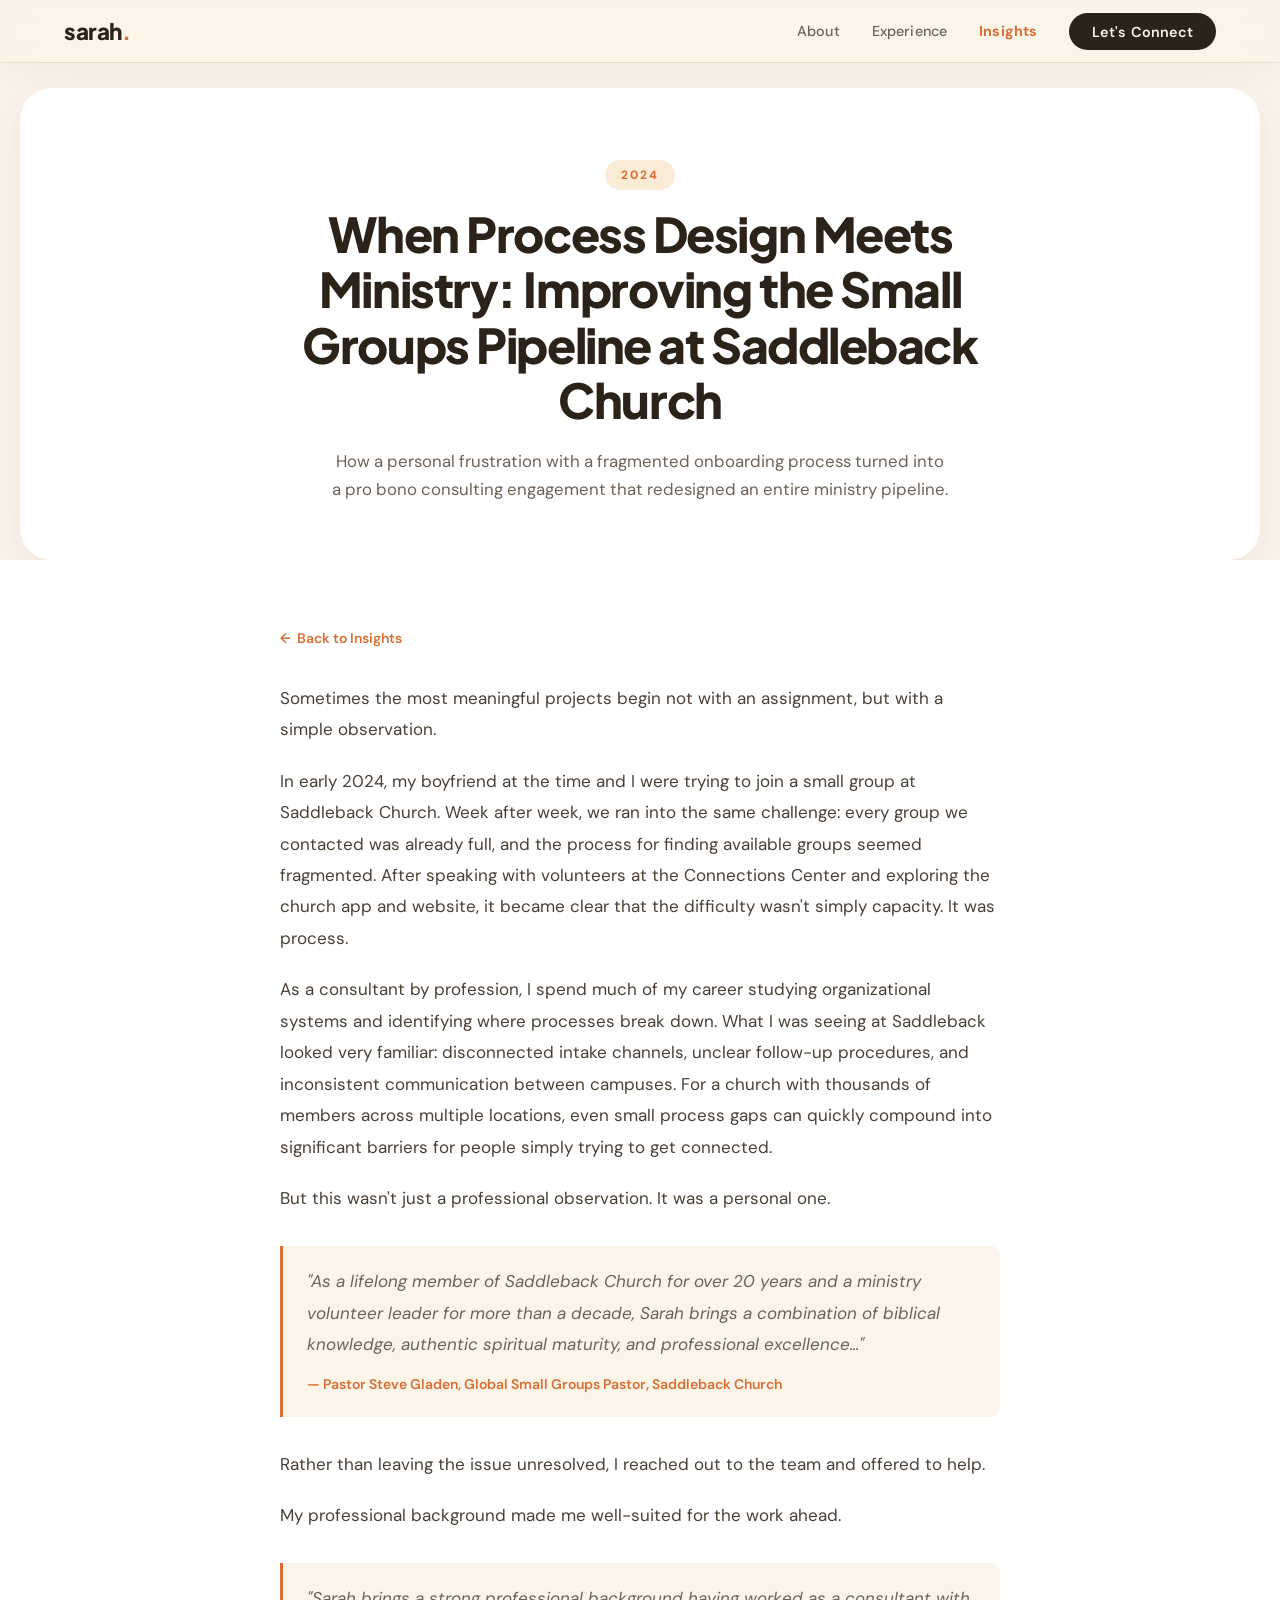
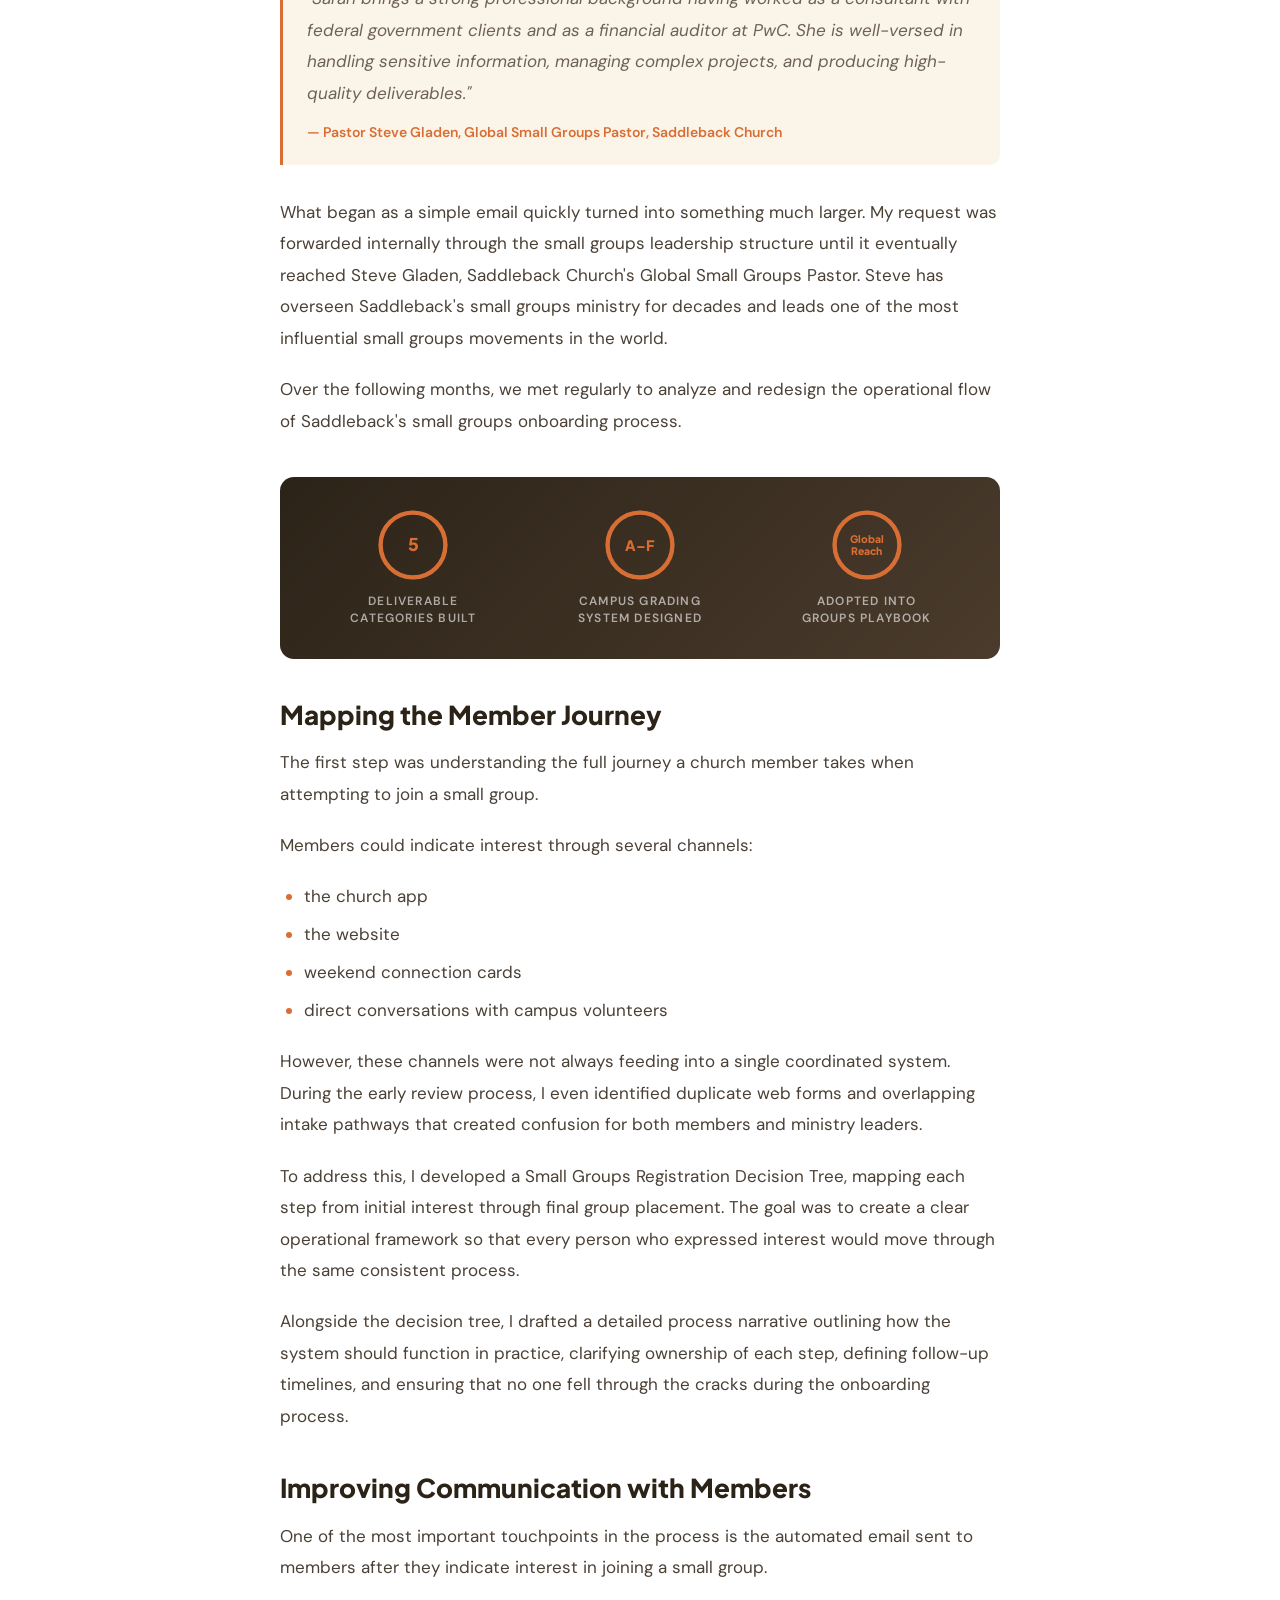
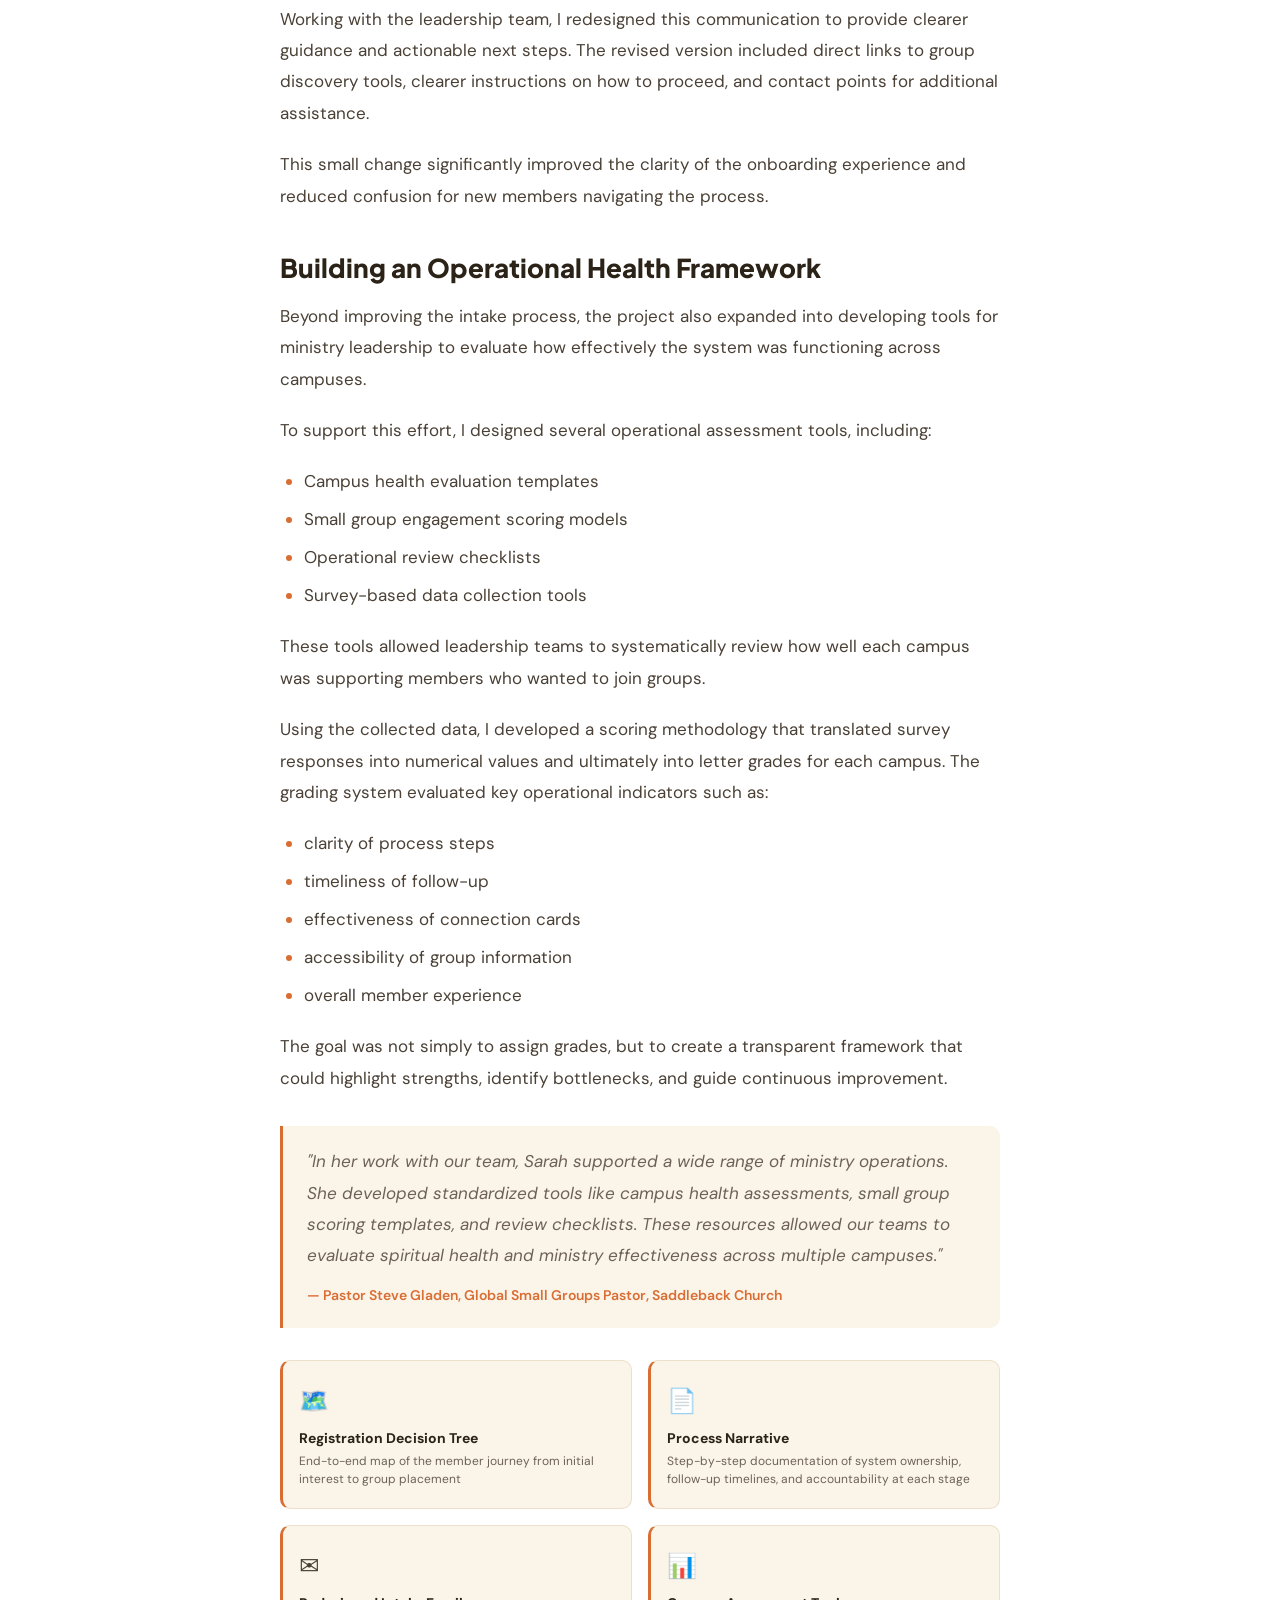
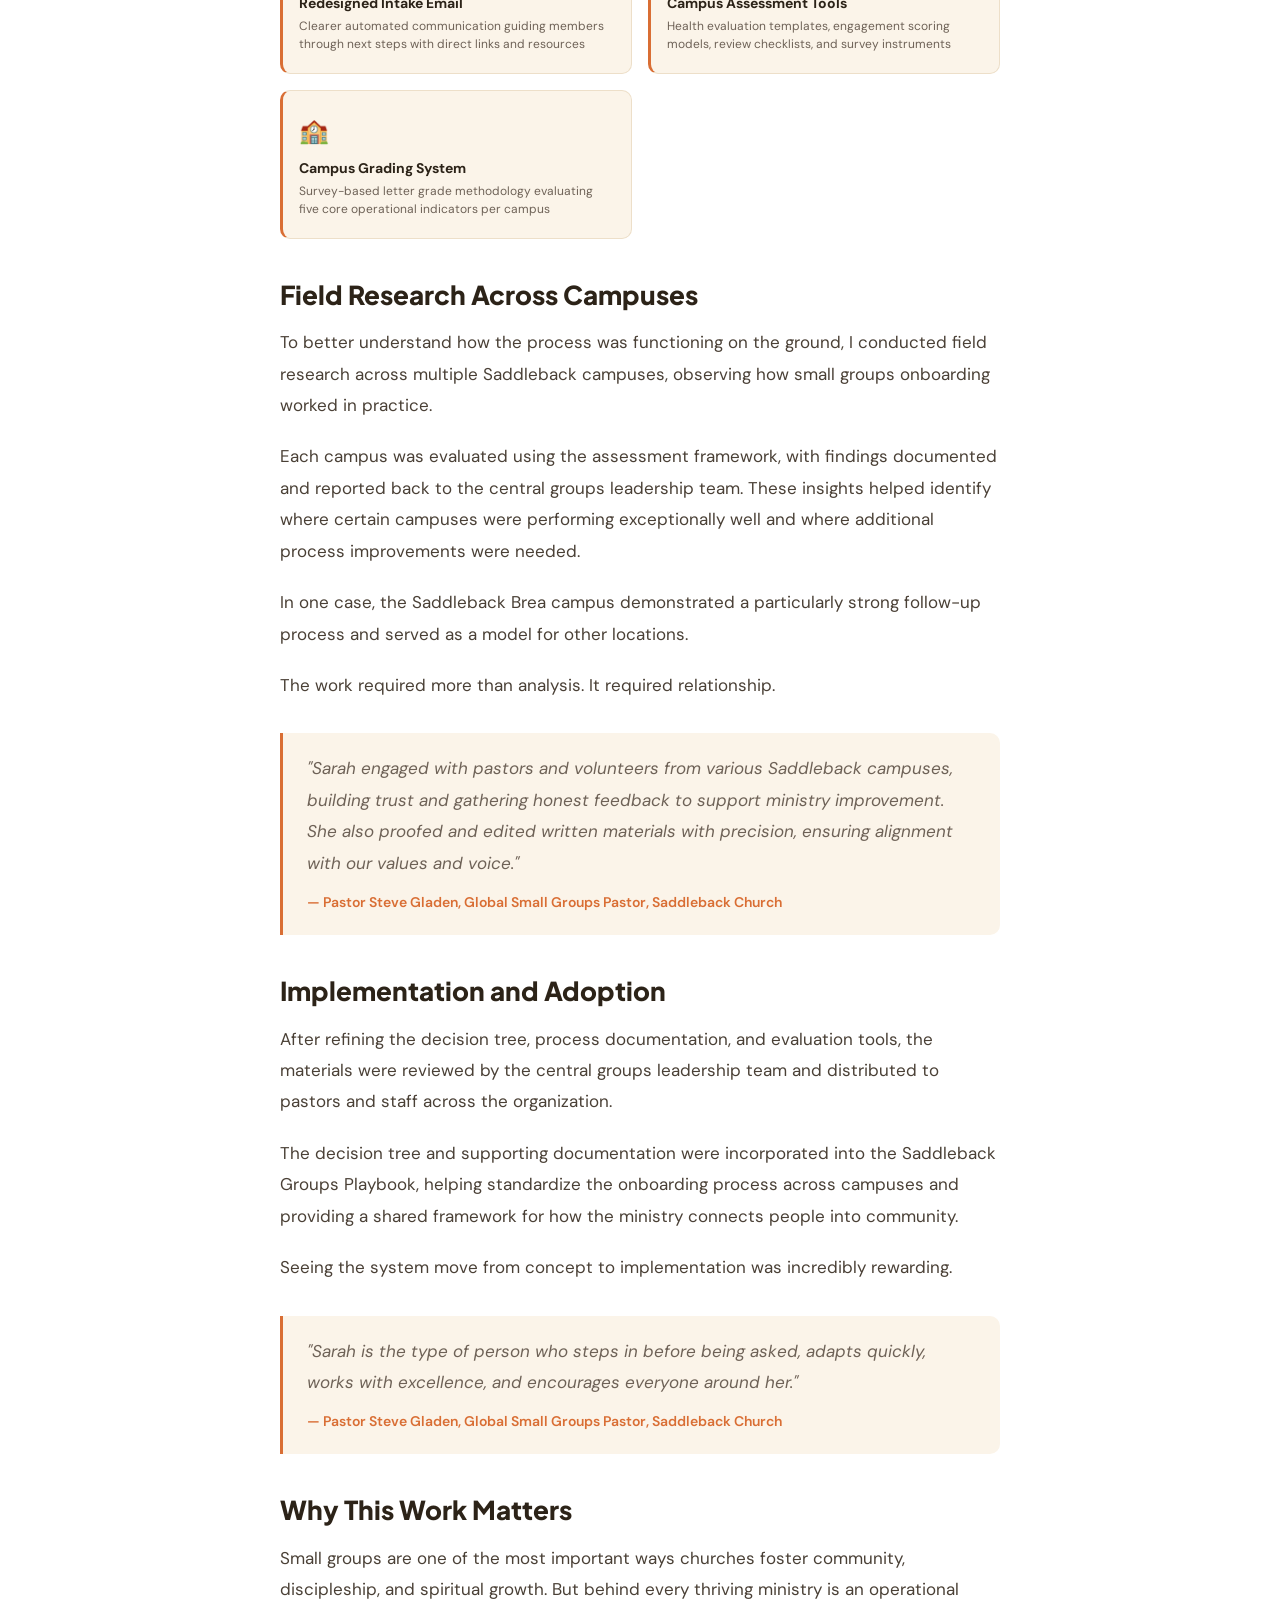
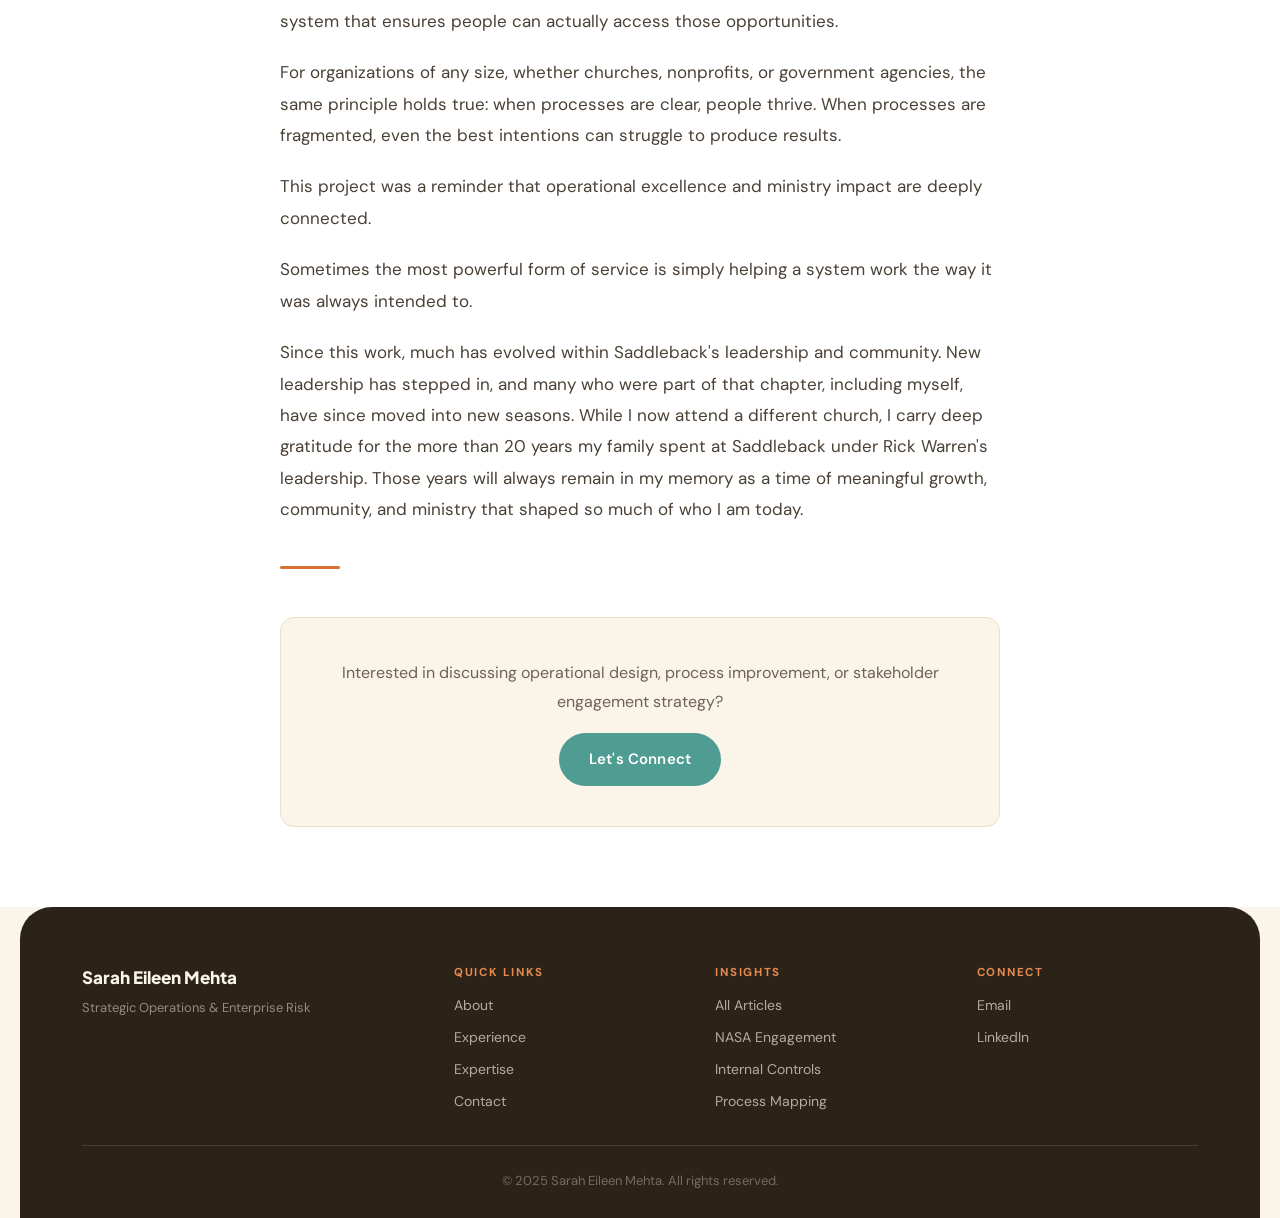
<file: blog/small-groups-process-design-saddleback.html>
<!DOCTYPE html>
<html lang="en">
<head>
    <meta charset="UTF-8">
    <meta name="viewport" content="width=device-width, initial-scale=1.0">
    <title>When Process Design Meets Ministry: Improving the Small Groups Pipeline at Saddleback Church | Sarah Eileen Mehta</title>
    <meta name="description" content="How a personal experience navigating Saddleback Church's small groups process led to a pro bono consulting engagement that redesigned the ministry's entire operational pipeline.">
    <link rel="preconnect" href="https://fonts.googleapis.com">
    <link rel="preconnect" href="https://fonts.gstatic.com" crossorigin>
    <link href="https://fonts.googleapis.com/css2?family=DM+Sans:wght@400;500;600;700&family=Plus+Jakarta+Sans:wght@500;600;700;800&display=swap" rel="stylesheet">
    <link rel="stylesheet" href="../styles.css">
    <link rel="stylesheet" href="../blog.css">
</head>
<body>

<nav class="nav nav--scrolled" id="nav">
    <div class="nav__container">
        <a href="../index.html" class="nav__logo">sarah<span class="nav__logo-accent">.</span></a>
        <button class="nav__toggle" id="navToggle" aria-label="Toggle navigation">
            <span></span><span></span><span></span>
        </button>
        <ul class="nav__links" id="navLinks">
            <li><a href="../index.html#about">About</a></li>
            <li><a href="../index.html#experience">Experience</a></li>
            <li><a href="../blog.html" class="nav__links--active">Insights</a></li>
            <li><a href="../contact.html" class="nav__cta">Let's Connect</a></li>
        </ul>
    </div>
</nav>

<header class="article-header">
    <div class="container">
        <span class="article-header__date">2024</span>
        <h1 class="article-header__title">When Process Design Meets Ministry: Improving the Small Groups Pipeline at Saddleback Church</h1>
        <p class="article-header__subtitle">How a personal frustration with a fragmented onboarding process turned into a pro bono consulting engagement that redesigned an entire ministry pipeline.</p>
    </div>
</header>

<article class="article">
    <div class="container article__container">
        <a href="../blog.html" class="article__back">Back to Insights</a>

        <p>Sometimes the most meaningful projects begin not with an assignment, but with a simple observation.</p>

        <p>In early 2024, my boyfriend at the time and I were trying to join a small group at Saddleback Church. Week after week, we ran into the same challenge: every group we contacted was already full, and the process for finding available groups seemed fragmented. After speaking with volunteers at the Connections Center and exploring the church app and website, it became clear that the difficulty wasn't simply capacity. It was process.</p>

        <p>As a consultant by profession, I spend much of my career studying organizational systems and identifying where processes break down. What I was seeing at Saddleback looked very familiar: disconnected intake channels, unclear follow-up procedures, and inconsistent communication between campuses. For a church with thousands of members across multiple locations, even small process gaps can quickly compound into significant barriers for people simply trying to get connected.</p>

        <p>But this wasn't just a professional observation. It was a personal one.</p>

        <blockquote>
            <p>"As a lifelong member of Saddleback Church for over 20 years and a ministry volunteer leader for more than a decade, Sarah brings a combination of biblical knowledge, authentic spiritual maturity, and professional excellence..."</p>
            <cite>— Pastor Steve Gladen, Global Small Groups Pastor, Saddleback Church</cite>
        </blockquote>

        <p>Rather than leaving the issue unresolved, I reached out to the team and offered to help.</p>

        <p>My professional background made me well-suited for the work ahead.</p>

        <blockquote>
            <p>"Sarah brings a strong professional background having worked as a consultant with federal government clients and as a financial auditor at PwC. She is well-versed in handling sensitive information, managing complex projects, and producing high-quality deliverables."</p>
            <cite>— Pastor Steve Gladen, Global Small Groups Pastor, Saddleback Church</cite>
        </blockquote>

        <p>What began as a simple email quickly turned into something much larger. My request was forwarded internally through the small groups leadership structure until it eventually reached Steve Gladen, Saddleback Church's Global Small Groups Pastor. Steve has overseen Saddleback's small groups ministry for decades and leads one of the most influential small groups movements in the world.</p>

        <p>Over the following months, we met regularly to analyze and redesign the operational flow of Saddleback's small groups onboarding process.</p>

        <!-- Stats Banner -->
        <div class="stats-banner stats-banner--trio">
            <div class="stat-item">
                <div class="stat-ring" style="--offset: 0;">
                    <svg viewBox="0 0 100 100">
                        <circle class="stat-ring__bg" cx="50" cy="50" r="45"/>
                        <circle class="stat-ring__fill" cx="50" cy="50" r="45"/>
                    </svg>
                    <div class="stat-ring__value">5</div>
                </div>
                <div class="stat-item__label">Deliverable<br>Categories Built</div>
            </div>
            <div class="stat-item">
                <div class="stat-ring" style="--offset: 0;">
                    <svg viewBox="0 0 100 100">
                        <circle class="stat-ring__bg" cx="50" cy="50" r="45"/>
                        <circle class="stat-ring__fill" cx="50" cy="50" r="45"/>
                    </svg>
                    <div class="stat-ring__value" style="font-size:0.9rem;">A&ndash;F</div>
                </div>
                <div class="stat-item__label">Campus Grading<br>System Designed</div>
            </div>
            <div class="stat-item">
                <div class="stat-ring" style="--offset: 0;">
                    <svg viewBox="0 0 100 100">
                        <circle class="stat-ring__bg" cx="50" cy="50" r="45"/>
                        <circle class="stat-ring__fill" cx="50" cy="50" r="45"/>
                    </svg>
                    <div class="stat-ring__value" style="font-size:0.65rem; line-height:1.2;">Global<br>Reach</div>
                </div>
                <div class="stat-item__label">Adopted Into<br>Groups Playbook</div>
            </div>
        </div>

        <h2>Mapping the Member Journey</h2>

        <p>The first step was understanding the full journey a church member takes when attempting to join a small group.</p>

        <p>Members could indicate interest through several channels:</p>

        <ul>
            <li>the church app</li>
            <li>the website</li>
            <li>weekend connection cards</li>
            <li>direct conversations with campus volunteers</li>
        </ul>

        <p>However, these channels were not always feeding into a single coordinated system. During the early review process, I even identified duplicate web forms and overlapping intake pathways that created confusion for both members and ministry leaders.</p>

        <p>To address this, I developed a Small Groups Registration Decision Tree, mapping each step from initial interest through final group placement. The goal was to create a clear operational framework so that every person who expressed interest would move through the same consistent process.</p>

        <p>Alongside the decision tree, I drafted a detailed process narrative outlining how the system should function in practice, clarifying ownership of each step, defining follow-up timelines, and ensuring that no one fell through the cracks during the onboarding process.</p>

        <h2>Improving Communication with Members</h2>

        <p>One of the most important touchpoints in the process is the automated email sent to members after they indicate interest in joining a small group.</p>

        <p>Working with the leadership team, I redesigned this communication to provide clearer guidance and actionable next steps. The revised version included direct links to group discovery tools, clearer instructions on how to proceed, and contact points for additional assistance.</p>

        <p>This small change significantly improved the clarity of the onboarding experience and reduced confusion for new members navigating the process.</p>

        <h2>Building an Operational Health Framework</h2>

        <p>Beyond improving the intake process, the project also expanded into developing tools for ministry leadership to evaluate how effectively the system was functioning across campuses.</p>

        <p>To support this effort, I designed several operational assessment tools, including:</p>

        <ul>
            <li>Campus health evaluation templates</li>
            <li>Small group engagement scoring models</li>
            <li>Operational review checklists</li>
            <li>Survey-based data collection tools</li>
        </ul>

        <p>These tools allowed leadership teams to systematically review how well each campus was supporting members who wanted to join groups.</p>

        <p>Using the collected data, I developed a scoring methodology that translated survey responses into numerical values and ultimately into letter grades for each campus. The grading system evaluated key operational indicators such as:</p>

        <ul>
            <li>clarity of process steps</li>
            <li>timeliness of follow-up</li>
            <li>effectiveness of connection cards</li>
            <li>accessibility of group information</li>
            <li>overall member experience</li>
        </ul>

        <p>The goal was not simply to assign grades, but to create a transparent framework that could highlight strengths, identify bottlenecks, and guide continuous improvement.</p>

        <blockquote>
            <p>"In her work with our team, Sarah supported a wide range of ministry operations. She developed standardized tools like campus health assessments, small group scoring templates, and review checklists. These resources allowed our teams to evaluate spiritual health and ministry effectiveness across multiple campuses."</p>
            <cite>— Pastor Steve Gladen, Global Small Groups Pastor, Saddleback Church</cite>
        </blockquote>

        <!-- Deliverables Grid -->
        <div class="deliverables-grid">
            <div class="deliverable-card">
                <span class="deliverable-card__icon">🗺️</span>
                <div class="deliverable-card__name">Registration Decision Tree</div>
                <div class="deliverable-card__desc">End-to-end map of the member journey from initial interest to group placement</div>
            </div>
            <div class="deliverable-card">
                <span class="deliverable-card__icon">📄</span>
                <div class="deliverable-card__name">Process Narrative</div>
                <div class="deliverable-card__desc">Step-by-step documentation of system ownership, follow-up timelines, and accountability at each stage</div>
            </div>
            <div class="deliverable-card">
                <span class="deliverable-card__icon">✉️</span>
                <div class="deliverable-card__name">Redesigned Intake Email</div>
                <div class="deliverable-card__desc">Clearer automated communication guiding members through next steps with direct links and resources</div>
            </div>
            <div class="deliverable-card">
                <span class="deliverable-card__icon">📊</span>
                <div class="deliverable-card__name">Campus Assessment Tools</div>
                <div class="deliverable-card__desc">Health evaluation templates, engagement scoring models, review checklists, and survey instruments</div>
            </div>
            <div class="deliverable-card">
                <span class="deliverable-card__icon">🏫</span>
                <div class="deliverable-card__name">Campus Grading System</div>
                <div class="deliverable-card__desc">Survey-based letter grade methodology evaluating five core operational indicators per campus</div>
            </div>
        </div>

        <h2>Field Research Across Campuses</h2>

        <p>To better understand how the process was functioning on the ground, I conducted field research across multiple Saddleback campuses, observing how small groups onboarding worked in practice.</p>

        <p>Each campus was evaluated using the assessment framework, with findings documented and reported back to the central groups leadership team. These insights helped identify where certain campuses were performing exceptionally well and where additional process improvements were needed.</p>

        <p>In one case, the Saddleback Brea campus demonstrated a particularly strong follow-up process and served as a model for other locations.</p>

        <p>The work required more than analysis. It required relationship.</p>

        <blockquote>
            <p>"Sarah engaged with pastors and volunteers from various Saddleback campuses, building trust and gathering honest feedback to support ministry improvement. She also proofed and edited written materials with precision, ensuring alignment with our values and voice."</p>
            <cite>— Pastor Steve Gladen, Global Small Groups Pastor, Saddleback Church</cite>
        </blockquote>

        <h2>Implementation and Adoption</h2>

        <p>After refining the decision tree, process documentation, and evaluation tools, the materials were reviewed by the central groups leadership team and distributed to pastors and staff across the organization.</p>

        <p>The decision tree and supporting documentation were incorporated into the Saddleback Groups Playbook, helping standardize the onboarding process across campuses and providing a shared framework for how the ministry connects people into community.</p>

        <p>Seeing the system move from concept to implementation was incredibly rewarding.</p>

        <blockquote>
            <p>"Sarah is the type of person who steps in before being asked, adapts quickly, works with excellence, and encourages everyone around her."</p>
            <cite>— Pastor Steve Gladen, Global Small Groups Pastor, Saddleback Church</cite>
        </blockquote>

        <h2>Why This Work Matters</h2>

        <p>Small groups are one of the most important ways churches foster community, discipleship, and spiritual growth. But behind every thriving ministry is an operational system that ensures people can actually access those opportunities.</p>

        <p>For organizations of any size, whether churches, nonprofits, or government agencies, the same principle holds true: when processes are clear, people thrive. When processes are fragmented, even the best intentions can struggle to produce results.</p>

        <p>This project was a reminder that operational excellence and ministry impact are deeply connected.</p>

        <p>Sometimes the most powerful form of service is simply helping a system work the way it was always intended to.</p>

        <p>Since this work, much has evolved within Saddleback's leadership and community. New leadership has stepped in, and many who were part of that chapter, including myself, have since moved into new seasons. While I now attend a different church, I carry deep gratitude for the more than 20 years my family spent at Saddleback under Rick Warren's leadership. Those years will always remain in my memory as a time of meaningful growth, community, and ministry that shaped so much of who I am today.</p>

        <hr class="article__divider">

        <div class="article__cta">
            <p>Interested in discussing operational design, process improvement, or stakeholder engagement strategy?</p>
            <a href="../contact.html" class="btn btn--primary">Let's Connect</a>
        </div>
    </div>
</article>

<footer class="footer">
    <div class="container">
        <div class="footer__top">
            <div class="footer__brand">
                <span class="footer__name">Sarah Eileen Mehta</span>
                <p class="footer__tagline">Strategic Operations & Enterprise Risk</p>
            </div>
            <div class="footer__nav">
                <span class="footer__nav-title">Quick Links</span>
                <a href="../index.html#about">About</a>
                <a href="../index.html#experience">Experience</a>
                <a href="../index.html#expertise">Expertise</a>
                <a href="../contact.html">Contact</a>
            </div>
            <div class="footer__nav">
                <span class="footer__nav-title">Insights</span>
                <a href="../blog.html">All Articles</a>
                <a href="nasa-engagement-spotlight.html">NASA Engagement</a>
                <a href="internal-controls-federal-agencies.html">Internal Controls</a>
                <a href="power-of-process-mapping.html">Process Mapping</a>
            </div>
            <div class="footer__nav">
                <span class="footer__nav-title">Connect</span>
                <a href="mailto:sarah.eileen.mehta@gmail.com">Email</a>
                <a href="https://linkedin.com/in/sarah-eileen-mehta" target="_blank" rel="noopener noreferrer">LinkedIn</a>
            </div>
        </div>
        <div class="footer__bottom">
            <span class="footer__copy">&copy; 2025 Sarah Eileen Mehta. All rights reserved.</span>
        </div>
    </div>
</footer>

<script>
const toggle = document.getElementById('navToggle');
const links = document.getElementById('navLinks');
toggle.addEventListener('click', () => {
    links.classList.toggle('nav__links--open');
    toggle.classList.toggle('nav__toggle--active');
});

const observer = new IntersectionObserver((entries) => {
    entries.forEach(entry => {
        if (entry.isIntersecting) entry.target.classList.add('animated');
    });
}, { threshold: 0.2 });
document.querySelectorAll('.stat-ring, .bar-chart').forEach(el => observer.observe(el));
</script>

</body>
</html>
</file>
<file: styles.css>
/* ========================================
   Sarah Eileen Mehta - Professional Portfolio
   Warm cream + terracotta + teal | Plus Jakarta Sans + DM Sans
   ======================================== */

/* --- Variables --- */
:root {
    /* New palette */
    --cream:        #FBF4E9;
    --peach:        #F6E0C4;
    --peach-soft:   #F9EBD6;
    --terracotta:   #D96E34;
    --terracotta-2: #E58A50;
    --rust:         #B85520;
    --teal:         #4E9C92;
    --teal-deep:    #3D8178;
    --teal-tint:    #DFEEE9;
    --ink:          #2C2318;
    --ink-soft:     #43362A;

    /* Legacy aliases (blog.css + shared components) */
    --navy:       var(--ink);
    --navy-light: #3B2F23;
    --navy-mid:   #4A3B2C;
    --gold:       var(--terracotta);
    --gold-light: var(--terracotta-2);
    --gold-pale:  var(--peach-soft);
    --white:      #ffffff;
    --off-white:  var(--cream);
    --gray-100:   #F4EADA;
    --gray-200:   #EDDFC9;
    --gray-400:   #A5988A;
    --gray-600:   #6E6257;
    --gray-800:   #43362A;
    --text:       #4A4036;
    --text-light: #6E6257;

    --font-body:  'DM Sans', system-ui, -apple-system, sans-serif;
    --font-head:  'Plus Jakarta Sans', 'DM Sans', system-ui, sans-serif;
    --max-width:  1200px;
    --section-py: clamp(4.5rem, 8vw, 7rem);
    --radius-card: 20px;
    --radius-big:  32px;
    --shadow-soft: 0 10px 40px rgba(94, 66, 32, 0.08);
    --shadow-lift: 0 18px 48px rgba(94, 66, 32, 0.13);
    --transition: 0.35s cubic-bezier(0.25, 0.46, 0.45, 0.94);

    /* Hand-drawn squiggle underline (terracotta) */
    --squiggle: url("data:image/svg+xml,%3Csvg xmlns='http://www.w3.org/2000/svg' viewBox='0 0 120 12' preserveAspectRatio='none'%3E%3Cpath d='M3 9 Q 20 3, 40 7 T 75 6 T 117 5' fill='none' stroke='%23D96E34' stroke-width='4' stroke-linecap='round'/%3E%3C/svg%3E");
}

/* --- Reset --- */
*, *::before, *::after { box-sizing: border-box; margin: 0; padding: 0; }
html { scroll-behavior: smooth; -webkit-text-size-adjust: 100%; }
body {
    font-family: var(--font-body);
    font-size: 1rem;
    line-height: 1.7;
    color: var(--text);
    background: var(--cream);
    -webkit-font-smoothing: antialiased;
    -moz-osx-font-smoothing: grayscale;
    overflow-x: hidden;
}
img { max-width: 100%; height: auto; display: block; }
a { color: inherit; text-decoration: none; }
ul { list-style: none; }
strong { font-weight: 600; }
:focus-visible { outline: 2px solid var(--teal); outline-offset: 3px; border-radius: 4px; }

/* --- Utilities --- */
.container { width: 90%; max-width: var(--max-width); margin: 0 auto; }
.accent { color: var(--terracotta); }
.section { padding: var(--section-py) 0; }

/* --- Fade In --- */
.fade-in {
    opacity: 0;
    transform: translateY(28px);
    transition: opacity 0.7s var(--transition), transform 0.7s var(--transition);
}
.fade-in.visible { opacity: 1; transform: translateY(0); }

/* ============ NAVIGATION ============ */
.nav {
    position: fixed; top: 0; left: 0; right: 0; z-index: 1000;
    padding: 1.4rem 0;
    transition: background var(--transition), padding var(--transition), box-shadow var(--transition), transform 0.3s ease;
}
.nav--scrolled {
    background: rgba(251, 244, 233, 0.92);
    backdrop-filter: blur(14px);
    -webkit-backdrop-filter: blur(14px);
    padding: 0.75rem 0;
    box-shadow: 0 1px 0 var(--gray-200), 0 8px 32px rgba(94,66,32,0.06);
}
.nav--hidden { transform: translateY(-100%); }
.nav__container {
    width: 90%; max-width: var(--max-width); margin: 0 auto;
    display: flex; align-items: center; justify-content: space-between;
}
.nav__logo {
    font-family: var(--font-head); font-size: 1.4rem; font-weight: 800;
    color: var(--ink); letter-spacing: -0.02em; text-transform: lowercase;
}
.nav__logo-accent { color: var(--terracotta); }
.nav__links {
    display: flex; align-items: center; gap: 2rem;
}
.nav__links a {
    font-size: 0.9rem; font-weight: 500; color: var(--text-light);
    transition: color var(--transition); letter-spacing: 0.01em;
}
.nav__links a:hover { color: var(--ink); }
.nav__links--active { color: var(--terracotta) !important; font-weight: 700 !important; }
.nav__cta {
    background: var(--ink) !important; color: var(--cream) !important;
    padding: 0.6rem 1.4rem; border-radius: 100px; font-weight: 600 !important;
    transition: background var(--transition), transform var(--transition) !important;
}
.nav__cta:hover { background: var(--terracotta) !important; transform: translateY(-1px); }

/* Mobile Toggle */
.nav__toggle { display: none; flex-direction: column; gap: 5px; background: none; border: none; cursor: pointer; padding: 4px; }
.nav__toggle span { width: 24px; height: 2px; background: var(--ink); border-radius: 2px; transition: var(--transition); }
.nav__toggle--active span:nth-child(1) { transform: translateY(7px) rotate(45deg); }
.nav__toggle--active span:nth-child(2) { opacity: 0; }
.nav__toggle--active span:nth-child(3) { transform: translateY(-7px) rotate(-45deg); }

/* ============ HERO ============ */
/* Floating white card on cream, like the reference */
.hero {
    background: var(--white);
    border-radius: var(--radius-big);
    margin: 5.5rem auto 0;
    width: calc(100% - 2.5rem);
    max-width: 1320px;
    min-height: min(720px, calc(100vh - 7rem));
    display: flex; align-items: center;
    padding: 4rem 0 4.5rem;
    position: relative; overflow: hidden;
    box-shadow: var(--shadow-soft);
}
.hero__container {
    width: 90%; max-width: var(--max-width); margin: 0 auto;
    display: grid; grid-template-columns: 1.05fr 0.95fr; gap: 3rem; align-items: center;
}
.hero__content { position: relative; z-index: 1; }
.hero__label {
    font-size: 1.05rem; font-weight: 600;
    color: var(--terracotta); margin-bottom: 1rem;
}
.hero__title {
    font-family: var(--font-head); font-size: clamp(2.5rem, 5vw, 4rem);
    font-weight: 800; line-height: 1.12; color: var(--ink); margin-bottom: 1.5rem;
    letter-spacing: -0.03em;
}
.hero__title-accent {
    color: var(--ink);
    display: inline-block;
    padding-bottom: 0.18em;
    background-image: var(--squiggle);
    background-repeat: no-repeat;
    background-position: 0 100%;
    background-size: 100% 0.22em;
}
.hero__subtitle {
    font-size: 1.1rem; line-height: 1.75; color: var(--text-light);
    max-width: 520px; margin-bottom: 2rem;
}
.hero__subtitle em { font-style: normal; font-weight: 600; color: var(--ink-soft); }
.hero__actions { display: flex; gap: 1rem; flex-wrap: wrap; margin-bottom: 2.5rem; }

/* Buttons — pill */
.btn {
    display: inline-flex; align-items: center; justify-content: center;
    padding: 0.85rem 1.9rem; border-radius: 100px; font-size: 0.9375rem;
    font-weight: 600; font-family: var(--font-body); cursor: pointer;
    transition: all var(--transition); border: none; letter-spacing: 0.01em;
}
.btn--primary { background: var(--teal); color: var(--white); }
.btn--primary:hover { background: var(--teal-deep); transform: translateY(-2px); box-shadow: 0 10px 26px rgba(78,156,146,0.35); }
.btn--ghost { background: transparent; color: var(--ink); border: 1.5px solid var(--gray-200); }
.btn--ghost:hover { border-color: var(--terracotta); color: var(--terracotta); background: var(--peach-soft); }

/* Hero Clients Bar */
.hero__clients-bar {
    display: flex; align-items: center; gap: 0.75rem;
    padding-top: 1.5rem; border-top: 1px solid var(--gray-100);
}
.hero__clients-label {
    font-size: 0.75rem; text-transform: uppercase; letter-spacing: 0.1em;
    color: var(--gray-400); font-weight: 600; margin-right: 0.25rem;
}
.hero__client {
    font-size: 0.8425rem; font-weight: 700; color: var(--ink-soft);
    letter-spacing: 0.02em;
}
.hero__client-dot {
    width: 4px; height: 4px; border-radius: 50%; background: var(--terracotta);
    opacity: 0.5;
}

/* Hero Image — circular headshot on offset peach disc */
.hero__image-col { display: flex; justify-content: center; position: relative; z-index: 1; }
.hero__image-wrapper { position: relative; width: 100%; max-width: 420px; }
.hero__image {
    width: 100%; aspect-ratio: 1; object-fit: cover; object-position: center top;
    border-radius: 50%; position: relative; z-index: 2;
    box-shadow: 0 24px 56px rgba(94,66,32,0.18);
}
.hero__image-frame {
    position: absolute; top: -5%; right: -7%; width: 104%; height: 104%;
    border: none; border-radius: 50%; z-index: 1;
    background: var(--peach); opacity: 1;
}

/* ============ SECTIONS ============ */
.section__header { text-align: center; margin-bottom: 3.5rem; }
.section__label {
    display: inline-block; font-size: 0.75rem; font-weight: 700;
    letter-spacing: 0.18em; text-transform: uppercase; color: var(--terracotta);
    margin-bottom: 0.85rem;
    background: var(--peach-soft); padding: 0.35rem 1.1rem; border-radius: 100px;
}
.section__title {
    font-family: var(--font-head); font-size: clamp(1.9rem, 3.8vw, 2.75rem);
    font-weight: 800; line-height: 1.18; color: var(--ink); letter-spacing: -0.025em;
}
.section__subtitle {
    font-size: 1.05rem; color: var(--text-light); max-width: 560px; margin: 1rem auto 0;
    line-height: 1.7;
}

/* ============ ABOUT ============ */
.about { background: var(--cream); }
.about__grid { display: grid; grid-template-columns: 1fr 1fr; gap: 3.5rem; align-items: start; }
.about__lead { font-size: 1.125rem; line-height: 1.8; color: var(--ink-soft); margin-bottom: 1rem; font-weight: 500; }
.about__text p { margin-bottom: 1rem; color: var(--text-light); line-height: 1.8; font-size: 1.06rem; }
.about__services { display: grid; grid-template-columns: 1fr 1fr; gap: 1.25rem; }

.service-card {
    background: var(--white); border-radius: var(--radius-card); padding: 1.6rem;
    border: 1px solid transparent;
    box-shadow: var(--shadow-soft);
    transition: all var(--transition);
}
.service-card:hover { transform: translateY(-4px); box-shadow: var(--shadow-lift); }
.service-card__icon {
    width: 46px; height: 46px; border-radius: 12px;
    background: var(--peach-soft); color: var(--terracotta);
    display: flex; align-items: center; justify-content: center;
    margin-bottom: 0.85rem;
}
/* Pastel tile rotation, like the reference service tiles */
.service-card:nth-child(2) .service-card__icon { background: var(--teal-tint); color: var(--teal-deep); }
.service-card:nth-child(3) .service-card__icon { background: #F7DFD6; color: var(--rust); }
.service-card:nth-child(4) .service-card__icon { background: #F3EBDC; color: #9C7A3C; }
.service-card h3 { font-family: var(--font-head); font-size: 0.9375rem; font-weight: 700; color: var(--ink); margin-bottom: 0.35rem; }
.service-card p { font-size: 0.8125rem; color: var(--text-light); line-height: 1.6; }

/* ============ IMPACT ============ */
.impact {
    background: var(--peach-soft);
}
.impact .section__label { background: var(--white); color: var(--terracotta); }
.impact .section__title { color: var(--ink); }

.impact__grid {
    display: grid; grid-template-columns: repeat(3, 1fr); gap: 1.5rem;
}
.impact__card {
    background: var(--white); border: none;
    border-radius: var(--radius-card); padding: 2.25rem 2rem; text-align: center;
    box-shadow: var(--shadow-soft);
    transition: all var(--transition);
}
.impact__card:hover { transform: translateY(-4px); box-shadow: var(--shadow-lift); }
.impact__number {
    font-family: var(--font-head); font-size: 3rem; font-weight: 800;
    color: var(--terracotta); line-height: 1; margin-bottom: 0.75rem;
    letter-spacing: -0.02em;
}
.impact__desc { font-size: 0.875rem; color: var(--text-light); line-height: 1.6; }

/* ============ EXPERIENCE ============ */
.experience { background: var(--cream); }

.timeline { position: relative; padding-left: 2.5rem; }
.timeline::before {
    content: ''; position: absolute; left: 7px; top: 8px; bottom: 8px;
    width: 2px; background: var(--gray-200);
}
.timeline__item { position: relative; margin-bottom: 2rem; }
.timeline__item:last-child { margin-bottom: 0; }
.timeline__marker {
    position: absolute; left: -2.5rem; top: 1.75rem; width: 16px; height: 16px;
    border-radius: 50%; background: var(--cream); border: 3px solid var(--teal);
    z-index: 1;
}
.timeline__card {
    background: var(--white); border-radius: var(--radius-card); padding: 1.9rem 2.1rem;
    border: none; box-shadow: var(--shadow-soft); transition: all var(--transition);
}
.timeline__card:hover { box-shadow: var(--shadow-lift); }
.timeline__top { display: flex; justify-content: space-between; align-items: flex-start; margin-bottom: 0.5rem; gap: 1rem; }
.timeline__role { font-family: var(--font-head); font-size: 1.125rem; font-weight: 800; color: var(--ink); letter-spacing: -0.01em; }
.timeline__company { font-size: 0.9375rem; color: var(--terracotta); font-weight: 700; margin-top: 0.1rem; }
.timeline__date {
    font-size: 0.8125rem; font-weight: 600; color: var(--gray-400);
    white-space: nowrap; padding-top: 0.2rem;
}
.timeline__badge {
    display: inline-block; font-size: 0.72rem; font-weight: 700; letter-spacing: 0.06em;
    text-transform: uppercase; color: var(--teal-deep);
    background: var(--teal-tint); padding: 0.25rem 0.8rem; border-radius: 100px;
    margin-bottom: 0.75rem;
}
.timeline__list { padding-left: 1.2rem; }
.timeline__list li {
    position: relative; font-size: 0.9rem; color: var(--text-light);
    line-height: 1.7; margin-bottom: 0.4rem; list-style: disc;
}
.timeline__list li::marker { color: var(--terracotta); }
.timeline__list strong { color: var(--ink); font-weight: 700; }

/* ============ EXPERTISE ============ */
.expertise { background: var(--white); border-radius: var(--radius-big); width: calc(100% - 2.5rem); max-width: 1320px; margin: 0 auto; box-shadow: var(--shadow-soft); }
.expertise__grid { display: grid; grid-template-columns: 1fr 1fr; gap: 2rem; }
.expertise__group {
    background: var(--cream); border-radius: var(--radius-card); padding: 2rem;
    border: 1px solid var(--gray-100);
}
.expertise__group-title {
    font-family: var(--font-head); font-size: 1rem; font-weight: 800; color: var(--ink);
    margin-bottom: 1rem; padding-bottom: 0.75rem; border-bottom: 2px solid var(--peach);
}
.tags { display: flex; flex-wrap: wrap; gap: 0.5rem; }
.tag {
    font-size: 0.8125rem; font-weight: 500; color: var(--ink-soft);
    background: var(--white); padding: 0.4rem 0.9rem; border-radius: 100px;
    border: 1px solid var(--gray-200); transition: all var(--transition);
}
.tag:hover { background: var(--peach-soft); border-color: var(--terracotta); color: var(--rust); }

/* ============ CLIENTS ============ */
.clients { background: var(--cream); }
.clients__grid {
    display: grid; grid-template-columns: repeat(4, 1fr); gap: 1.25rem;
}
.clients__grid .client-logo:first-child {
    grid-column: span 2;
}
.client-logo {
    background: var(--white); border: none;
    border-radius: var(--radius-card); padding: 2.25rem 1.5rem;
    display: flex; flex-direction: column; align-items: center; justify-content: center;
    text-align: center; gap: 0.4rem;
    box-shadow: var(--shadow-soft);
    transition: all var(--transition);
}
.client-logo:hover {
    transform: translateY(-3px); box-shadow: var(--shadow-lift);
}
.client-logo__name {
    font-family: var(--font-head); font-size: 1.2rem; font-weight: 800;
    color: var(--ink); letter-spacing: -0.02em; line-height: 1.2;
}
.clients__grid .client-logo:first-child .client-logo__name { font-size: 1.65rem; }
.client-logo__type {
    font-size: 0.6875rem; font-weight: 700; text-transform: uppercase;
    letter-spacing: 0.12em; color: var(--teal-deep);
}

/* ============ TESTIMONIALS ============ */
.testimonials { background: var(--peach-soft); }
.testimonials .section__label { background: var(--white); }
.testimonials__grid { display: grid; grid-template-columns: repeat(3, 1fr); gap: 1.5rem; }

.testimonial {
    background: var(--white); border-radius: var(--radius-card); padding: 2rem;
    border: none; box-shadow: var(--shadow-soft); display: flex; flex-direction: column;
    transition: all var(--transition);
}
.testimonial:hover { transform: translateY(-3px); box-shadow: var(--shadow-lift); }
.testimonial__icon {
    font-family: var(--font-head); font-size: 3.5rem; line-height: 1;
    color: var(--terracotta); opacity: 0.4; margin-bottom: 0.5rem;
}
.testimonial__text {
    font-size: 0.9375rem; color: var(--text-light); line-height: 1.75;
    flex: 1; margin-bottom: 1.25rem;
}
.testimonial__text strong { color: var(--ink); font-weight: 700; }
.testimonial__footer { border-top: 1px solid var(--gray-100); padding-top: 1rem; }
.testimonial__author { display: block; font-size: 0.9375rem; font-weight: 700; color: var(--ink); font-style: normal; }
.testimonial__role { font-size: 0.8125rem; color: var(--gray-400); }

/* ============ INSIGHTS PREVIEW ============ */
.insights-preview { background: var(--cream); }
.insights__grid { display: grid; grid-template-columns: repeat(3, 1fr); gap: 1.25rem; }
.insight-card {
    background: var(--white); border: none;
    border-radius: var(--radius-card); padding: 1.75rem;
    display: flex; flex-direction: column;
    box-shadow: var(--shadow-soft);
    transition: all var(--transition); text-decoration: none;
}
.insight-card:hover {
    transform: translateY(-4px);
    box-shadow: var(--shadow-lift);
}
.insight-card__date {
    font-size: 0.6875rem; font-weight: 700; text-transform: uppercase;
    letter-spacing: 0.12em; color: var(--teal-deep); margin-bottom: 0.5rem;
}
.insight-card__title {
    font-family: var(--font-head); font-size: 1.1rem; font-weight: 800;
    color: var(--ink); line-height: 1.32; margin-bottom: 0.6rem;
    letter-spacing: -0.015em;
}
.insight-card__excerpt {
    font-size: 0.875rem; color: var(--text-light); line-height: 1.65;
    flex: 1; margin-bottom: 1rem;
}
.insight-card__link {
    font-size: 0.8125rem; font-weight: 700; color: var(--terracotta);
    display: inline-flex; align-items: center; gap: 0.3rem;
}
.insight-card__link::after { content: '\2192'; transition: transform 0.25s ease; }
.insight-card:hover .insight-card__link::after { transform: translateX(4px); }

.insights__cta { text-align: center; margin-top: 2rem; }
.btn--ghost-dark {
    display: inline-flex; align-items: center; justify-content: center;
    padding: 0.8rem 1.75rem; border-radius: 100px; font-size: 0.9375rem;
    font-weight: 600; font-family: var(--font-body); cursor: pointer;
    background: transparent; color: var(--ink); border: 1.5px solid var(--gray-200);
    transition: all var(--transition);
}
.btn--ghost-dark:hover { border-color: var(--terracotta); color: var(--terracotta); background: var(--peach-soft); }

/* ============ RECOGNITION ============ */
.recognition { background: var(--cream); }
.recognition__grid { display: grid; grid-template-columns: 1fr 1fr; gap: 3rem; }
.recognition__org {
    font-family: var(--font-head); font-size: 1.4rem; font-weight: 800;
    color: var(--ink); margin-bottom: 1.25rem; padding-bottom: 0.75rem;
    border-bottom: 3px solid var(--peach); letter-spacing: -0.02em;
}
.recognition__list { display: flex; flex-direction: column; gap: 1rem; }
.recognition__item {
    display: flex; gap: 0.75rem; align-items: flex-start;
    padding: 0.9rem 1.1rem; background: var(--white); border-radius: 14px;
    border: none; box-shadow: var(--shadow-soft); transition: all var(--transition);
}
.recognition__item:hover { transform: translateX(4px); }
.recognition__star, .recognition__cert {
    font-size: 1.125rem; color: var(--terracotta); flex-shrink: 0; margin-top: 0.1rem;
}
.recognition__cert { color: var(--teal); }
.recognition__item strong { display: block; font-size: 0.9375rem; color: var(--ink); font-weight: 700; }
.recognition__item span { font-size: 0.8125rem; color: var(--text-light); }

/* ============ EDUCATION ============ */
.education { background: var(--cream); padding-top: 0; }
.education__grid { display: grid; grid-template-columns: 1fr 1fr; gap: 1.5rem; }
.education__card {
    background: var(--white); border: none; box-shadow: var(--shadow-soft);
    border-radius: var(--radius-card); padding: 2rem; text-align: center;
    transition: all var(--transition);
}
.education__card:hover { transform: translateY(-3px); box-shadow: var(--shadow-lift); }
.education__year {
    display: inline-block; font-size: 0.8125rem; font-weight: 600;
    color: var(--teal-deep); background: var(--teal-tint);
    padding: 0.25rem 0.9rem; border-radius: 100px; margin-bottom: 1rem;
}
.education__school {
    font-family: var(--font-head); font-size: 1.2rem; font-weight: 800;
    color: var(--ink); margin-bottom: 0.35rem; letter-spacing: -0.015em;
}
.education__degree { font-size: 0.9375rem; color: var(--text-light); margin-bottom: 0.25rem; }
.education__honors {
    font-size: 0.8125rem; font-weight: 700; color: var(--terracotta);
}

/* ============ CONTACT (homepage section) ============ */
.contact {
    background: var(--white); border-radius: var(--radius-big);
    width: calc(100% - 2.5rem); max-width: 1320px; margin: 0 auto var(--section-py);
    box-shadow: var(--shadow-soft);
}
.contact .section__label { background: var(--peach-soft); color: var(--terracotta); }
.contact .section__title { color: var(--ink); }
.contact .section__subtitle { color: var(--text-light); }

.contact__grid { display: grid; grid-template-columns: repeat(3, 1fr); gap: 1.25rem; }
.contact__card {
    background: var(--cream); border: 1px solid var(--gray-100);
    border-radius: var(--radius-card); padding: 2rem; text-align: center;
    transition: all var(--transition); display: block;
}
.contact__card:hover { background: var(--peach-soft); border-color: var(--peach); transform: translateY(-3px); }
.contact__icon { color: var(--terracotta); margin-bottom: 0.75rem; display: flex; justify-content: center; }
.contact__label {
    display: block; font-size: 0.72rem; font-weight: 700;
    text-transform: uppercase; letter-spacing: 0.15em;
    color: var(--gray-400); margin-bottom: 0.25rem;
}
.contact__value {
    display: block; font-size: 0.9375rem; font-weight: 700; color: var(--ink);
    word-break: break-word;
}

/* ============ CONTACT FORM ============ */
.contact__form {
    max-width: 640px; margin: 3rem auto 0; display: flex; flex-direction: column; gap: 1.25rem;
}
.form__row { display: grid; grid-template-columns: 1fr 1fr; gap: 1.25rem; }
.form__group { display: flex; flex-direction: column; }
.form__label {
    font-size: 0.72rem; font-weight: 700; text-transform: uppercase;
    letter-spacing: 0.13em; color: var(--gray-600); margin-bottom: 0.5rem;
}
.form__input {
    background: var(--cream); border: 1.5px solid var(--gray-200);
    border-radius: 12px; padding: 0.8rem 1.1rem; color: var(--ink);
    font-size: 0.9375rem; font-family: inherit; transition: border-color var(--transition), background var(--transition);
}
.form__input::placeholder { color: var(--gray-400); }
.form__input:focus { outline: none; border-color: var(--teal); background: var(--white); }
.form__textarea { resize: vertical; min-height: 100px; }
.form__submit { align-self: flex-start; margin-top: 0.5rem; }
.form__submit:disabled { opacity: 0.6; cursor: not-allowed; }
.form__success { text-align: center; padding: 2rem 0; }
.form__success h3 { font-family: var(--font-head); font-size: 1.5rem; color: var(--terracotta); margin-bottom: 0.5rem; }
.form__success p { color: var(--text-light); font-size: 1rem; }

/* Light variant (contact page) — same look as base now */
.form__label--light { color: var(--gray-600); }
.form__input--light {
    background: var(--white); border: 1.5px solid var(--gray-200); color: var(--ink);
}
.form__input--light::placeholder { color: var(--gray-400); }
.form__input--light:focus { outline: none; border-color: var(--teal); }

/* ============ CONTACT PAGE ============ */
.contact-page__hero {
    padding: 8.5rem 0 3rem; background: var(--cream);
}
.contact-page__intro {
    display: grid; grid-template-columns: 300px 1fr; gap: 3.5rem; align-items: center;
}
.contact-page__photo-wrapper {
    position: relative; width: 100%; aspect-ratio: 1; max-width: 300px;
}
.contact-page__photo {
    width: 100%; height: 100%; object-fit: cover; object-position: center top;
    border-radius: 50%;
    position: relative; z-index: 1;
    box-shadow: 0 18px 44px rgba(94,66,32,0.16);
}
.contact-page__photo-frame {
    position: absolute; top: -5%; right: -7%; width: 104%; height: 104%;
    left: auto; bottom: auto;
    border: none; border-radius: 50%; z-index: 0;
    background: var(--peach);
}
.contact-page__text-col { padding: 1rem 0; }
.contact-page__title {
    font-family: var(--font-head); font-size: clamp(2rem, 4vw, 2.75rem);
    font-weight: 800; color: var(--ink); line-height: 1.15; margin-bottom: 1.25rem;
    letter-spacing: -0.025em;
}
.contact-page__summary {
    font-size: 1.0625rem; line-height: 1.8; color: var(--text-light); margin-bottom: 1rem;
}
.contact-page__links {
    display: flex; flex-wrap: wrap; gap: 1.5rem; margin-top: 1.25rem;
}
.contact-page__link {
    display: inline-flex; align-items: center; gap: 0.5rem;
    font-size: 0.875rem; font-weight: 700; color: var(--ink);
    transition: color var(--transition);
}
.contact-page__link:hover { color: var(--terracotta); }

.contact-page__form-section {
    padding: 3rem 0 5rem; background: var(--cream);
}
.contact-page__form {
    max-width: 680px; margin: 0 auto; display: flex; flex-direction: column; gap: 1.25rem;
    background: var(--white); border-radius: var(--radius-big); padding: 2.75rem;
    box-shadow: var(--shadow-soft);
}
.contact-page__form .form__input { background: var(--cream); }
.contact-page__form .form__input:focus { background: var(--white); }
.contact-page__form .form__success h3 { color: var(--terracotta); }
.contact-page__form .form__success p { color: var(--text-light); }

/* ============ THANK YOU PAGE ============ */
.thankyou {
    padding: 10rem 0 4rem; background: var(--cream); text-align: center;
}
.thankyou__content { max-width: 600px; margin: 0 auto; }
.thankyou__icon { color: var(--teal); margin-bottom: 1.5rem; }
.thankyou__title {
    font-family: var(--font-head); font-size: clamp(2.5rem, 5vw, 3.5rem);
    font-weight: 800; color: var(--ink); line-height: 1.15; margin-bottom: 1.25rem;
    letter-spacing: -0.03em;
}
.thankyou__message {
    font-size: 1.125rem; line-height: 1.8; color: var(--text-light); margin-bottom: 1rem;
}
.thankyou__submessage {
    font-size: 1rem; line-height: 1.8; color: var(--text-light); margin-bottom: 2rem;
}
.thankyou__actions { display: flex; gap: 1rem; justify-content: center; flex-wrap: wrap; }

/* ============ SERVICES PAGE ============ */
.services-page__hero {
    background: var(--white);
    border-radius: var(--radius-big);
    margin: 5.5rem auto 0; width: calc(100% - 2.5rem); max-width: 1320px;
    padding: 4.5rem 0; position: relative; overflow: hidden;
    box-shadow: var(--shadow-soft);
}
.services-page__hero::before {
    content: ''; position: absolute; top: -30%; right: -12%;
    width: 560px; height: 560px; border-radius: 50%;
    background: var(--peach-soft);
    pointer-events: none;
}
.services-page__hero-inner { position: relative; z-index: 1; max-width: 760px; }
.services-page__title {
    font-family: var(--font-head); font-size: clamp(2.25rem, 4.5vw, 3.25rem);
    font-weight: 800; line-height: 1.12; color: var(--ink);
    letter-spacing: -0.03em; margin: 1rem 0 1.25rem;
}
.services-page__title .accent {
    color: var(--ink);
    display: inline-block; padding-bottom: 0.16em;
    background-image: var(--squiggle);
    background-repeat: no-repeat; background-position: 0 100%; background-size: 100% 0.2em;
}
.services-page__lead {
    font-size: 1.15rem; line-height: 1.75; color: var(--text-light);
    max-width: 620px; margin-bottom: 2rem;
}
.services-page__hero-actions { display: flex; gap: 1rem; flex-wrap: wrap; }

/* In-page sticky sub-navigation */
.services-subnav {
    position: sticky; top: 58px; z-index: 900;
    background: rgba(251, 244, 233, 0.94);
    backdrop-filter: blur(14px); -webkit-backdrop-filter: blur(14px);
    border-bottom: 1px solid var(--gray-200);
    margin-top: 1.5rem;
}
.services-subnav__inner {
    width: 90%; max-width: var(--max-width); margin: 0 auto;
    display: flex; gap: 0.5rem; overflow-x: auto;
    -ms-overflow-style: none; scrollbar-width: none;
}
.services-subnav__inner::-webkit-scrollbar { display: none; }
.services-subnav__link {
    flex-shrink: 0; padding: 1rem 1.1rem;
    font-size: 0.85rem; font-weight: 600; letter-spacing: 0.01em;
    color: var(--text-light); white-space: nowrap;
    border-bottom: 2px solid transparent; transition: all var(--transition);
}
.services-subnav__link:hover { color: var(--ink); }
.services-subnav__link.is-active { color: var(--terracotta); border-bottom-color: var(--terracotta); }

/* Engagement models */
.engagement { background: var(--cream); }
.engagement__grid { display: grid; grid-template-columns: 1fr 1fr; gap: 1.75rem; }
.engagement__card {
    background: var(--white); border: 1.5px solid transparent;
    border-radius: var(--radius-card); padding: 2.5rem; display: flex; flex-direction: column;
    box-shadow: var(--shadow-soft);
    transition: all var(--transition); position: relative;
}
.engagement__card:hover { transform: translateY(-4px); box-shadow: var(--shadow-lift); }
.engagement__card--featured { border-color: var(--terracotta); }
.engagement__tag {
    align-self: flex-start; font-size: 0.7rem; font-weight: 700;
    text-transform: uppercase; letter-spacing: 0.12em; color: var(--terracotta);
    background: var(--peach-soft); padding: 0.3rem 0.9rem; border-radius: 100px;
    margin-bottom: 1.25rem;
}
.engagement__name {
    font-family: var(--font-head); font-size: 1.45rem; font-weight: 800;
    color: var(--ink); letter-spacing: -0.02em; margin-bottom: 0.5rem;
}
.engagement__desc { font-size: 0.95rem; color: var(--text-light); line-height: 1.7; margin-bottom: 1.5rem; }
.engagement__list { display: flex; flex-direction: column; gap: 0.75rem; margin-bottom: 1.75rem; flex: 1; }
.engagement__list li {
    position: relative; padding-left: 1.75rem; font-size: 0.9rem;
    color: var(--text-light); line-height: 1.6;
}
.engagement__list li::before {
    content: '\2713'; position: absolute; left: 0; top: 0;
    color: var(--teal); font-weight: 700;
}
.engagement__list strong { color: var(--ink); font-weight: 700; }
.engagement__footer {
    border-top: 1px solid var(--gray-100); padding-top: 1.25rem;
    display: flex; flex-direction: column; gap: 0.75rem;
}
.engagement__terms { font-size: 0.8125rem; color: var(--text-light); }
.engagement__terms strong { color: var(--ink); font-weight: 700; }
.engagement__contact-link {
    color: var(--terracotta); font-weight: 700; white-space: nowrap;
    transition: color var(--transition);
}
.engagement__contact-link:hover { color: var(--rust); }

/* Capabilities grid */
.capabilities { background: var(--cream); }
.capabilities__grid { display: grid; grid-template-columns: repeat(2, 1fr); gap: 1.5rem; }
.capabilities__grid--three { grid-template-columns: repeat(3, 1fr); }
.capability-card {
    background: var(--white); border: none; box-shadow: var(--shadow-soft);
    border-radius: var(--radius-card); padding: 2rem; transition: all var(--transition);
}
.capability-card:hover { transform: translateY(-4px); box-shadow: var(--shadow-lift); }
.capability-card__icon {
    width: 48px; height: 48px; border-radius: 12px;
    background: var(--peach-soft); color: var(--terracotta);
    display: flex; align-items: center; justify-content: center; margin-bottom: 1rem;
}
.capability-card:nth-child(3n+2) .capability-card__icon { background: var(--teal-tint); color: var(--teal-deep); }
.capability-card:nth-child(3n) .capability-card__icon { background: #F7DFD6; color: var(--rust); }
.capability-card h3 { font-family: var(--font-head); font-size: 1.05rem; font-weight: 800; color: var(--ink); margin-bottom: 0.5rem; letter-spacing: -0.01em; }
.capability-card p { font-size: 0.9rem; color: var(--text-light); line-height: 1.65; }

/* How it works / process */
.process { background: var(--peach-soft); }
.process .section__label { background: var(--white); }
.process__grid { display: grid; grid-template-columns: repeat(4, 1fr); gap: 1.5rem; }
.process__step {
    background: var(--white); border: none; box-shadow: var(--shadow-soft);
    border-radius: var(--radius-card); padding: 2rem 1.5rem; transition: all var(--transition);
}
.process__step:hover { transform: translateY(-3px); box-shadow: var(--shadow-lift); }
.process__num {
    font-family: var(--font-head); font-size: 2.25rem; font-weight: 800;
    color: var(--terracotta); line-height: 1; margin-bottom: 0.75rem;
}
.process__step h3 { font-family: var(--font-head); font-size: 1rem; font-weight: 800; color: var(--ink); margin-bottom: 0.5rem; }
.process__step p { font-size: 0.875rem; color: var(--text-light); line-height: 1.6; }

/* Capabilities at a glance + audience */
.capabilities-glance { background: var(--cream); }
.capabilities-glance .skills { margin-top: 0; }
.skills { margin-top: 3.5rem; }
.skills__intro {
    text-align: center; max-width: 560px; margin: 0 auto 2rem;
}
.skills__intro h3 {
    font-family: var(--font-head); font-size: 1.45rem; font-weight: 800;
    color: var(--ink); letter-spacing: -0.02em; margin-bottom: 0.5rem;
}
.skills__intro p { font-size: 0.95rem; color: var(--text-light); }
.skills__grid { display: grid; grid-template-columns: repeat(2, 1fr); gap: 1.5rem; }
.skills__group {
    background: var(--white); border: none; box-shadow: var(--shadow-soft);
    border-radius: var(--radius-card); padding: 1.75rem;
}
.skills__group-title {
    font-family: var(--font-head); font-size: 0.95rem; font-weight: 800; color: var(--ink);
    margin-bottom: 1rem; padding-bottom: 0.65rem; border-bottom: 2px solid var(--peach);
}
.skills__group .tag { background: var(--cream); }
.audience {
    margin-top: 3rem; text-align: center; padding-top: 2.5rem;
    border-top: 1px solid var(--gray-200);
}
.audience__title {
    font-size: 0.75rem; font-weight: 700; text-transform: uppercase;
    letter-spacing: 0.15em; color: var(--terracotta); margin-bottom: 1.25rem;
}
.audience__tags { display: flex; flex-wrap: wrap; gap: 0.5rem; justify-content: center; }
.audience__tags .tag { background: var(--white); }

/* Selected Work / project showcase */
.work { background: var(--cream); }
.work .section__label { background: var(--peach-soft); color: var(--terracotta); }
.work .section__title { color: var(--ink); }
.work .section__subtitle { color: var(--text-light); }
.work__grid { display: grid; grid-template-columns: repeat(3, 1fr); gap: 1.5rem; }
.work-card {
    background: var(--white); border: none; box-shadow: var(--shadow-soft);
    border-radius: var(--radius-card); overflow: hidden; display: flex; flex-direction: column;
    transition: all var(--transition);
}
.work-card:hover { transform: translateY(-4px); box-shadow: var(--shadow-lift); }
.work-card__media {
    position: relative; aspect-ratio: 16 / 10; background-size: cover; background-position: center;
    background-color: var(--peach);
    background-image: linear-gradient(135deg, var(--peach) 0%, var(--peach-soft) 100%);
    display: flex; align-items: flex-end; padding: 1rem;
}
.work-card__media::after {
    content: ''; position: absolute; inset: 0;
    background: linear-gradient(to top, rgba(44,35,24,0.35) 0%, transparent 55%);
    pointer-events: none;
}
.work-card__tag {
    position: relative; z-index: 1; font-size: 0.7rem; font-weight: 700;
    text-transform: uppercase; letter-spacing: 0.1em; color: var(--white);
    background: var(--terracotta); padding: 0.3rem 0.8rem; border-radius: 100px;
}
.work-card__body { padding: 1.5rem; display: flex; flex-direction: column; flex: 1; }
.work-card__title {
    font-family: var(--font-head); font-size: 1.15rem; font-weight: 800;
    color: var(--ink); line-height: 1.28; letter-spacing: -0.015em; margin-bottom: 0.6rem;
}
.work-card__desc {
    font-size: 0.875rem; color: var(--text-light); line-height: 1.65;
    flex: 1; margin-bottom: 1.25rem;
}
.work-card__meta {
    display: flex; flex-wrap: wrap; gap: 0.35rem 1rem;
    border-top: 1px solid var(--gray-100); padding-top: 1rem;
}
.work-card__client { font-size: 0.8125rem; font-weight: 700; color: var(--ink); }
.work-card__result { font-size: 0.8125rem; font-weight: 700; color: var(--teal-deep); }
.work__note {
    text-align: center; margin-top: 2.5rem; font-size: 0.9rem;
    color: var(--gray-400);
}

/* Services CTA banner — the one deep-color moment */
.services-cta {
    background: var(--teal); text-align: center;
    border-radius: var(--radius-big);
    width: calc(100% - 2.5rem); max-width: 1320px; margin: 0 auto var(--section-py);
}
.services-cta .section__label { background: rgba(255,255,255,0.16); color: var(--white); }
.services-cta__title {
    font-family: var(--font-head); font-size: clamp(1.875rem, 4vw, 2.6rem);
    font-weight: 800; color: var(--white); line-height: 1.15; margin-bottom: 1rem;
    letter-spacing: -0.025em;
}
.services-cta__title .accent { color: var(--peach); }
.services-cta__text {
    font-size: 1.05rem; color: rgba(255,255,255,0.85); line-height: 1.7;
    max-width: 560px; margin: 0 auto 2rem;
}
.services-cta__actions { display: flex; gap: 1rem; justify-content: center; flex-wrap: wrap; }
.services-cta .btn--primary { background: var(--white); color: var(--teal-deep); }
.services-cta .btn--primary:hover { background: var(--cream); box-shadow: 0 10px 26px rgba(0,0,0,0.15); }
.services-cta .btn--ghost { color: var(--white); border-color: rgba(255,255,255,0.4); }
.services-cta .btn--ghost:hover { border-color: var(--white); background: rgba(255,255,255,0.1); color: var(--white); }

@media (max-width: 1024px) {
    .engagement__grid { grid-template-columns: 1fr; }
    .process__grid { grid-template-columns: repeat(2, 1fr); }
    .capabilities__grid--three { grid-template-columns: repeat(2, 1fr); }
    .work__grid { grid-template-columns: repeat(2, 1fr); }
}
@media (max-width: 768px) {
    .capabilities__grid,
    .capabilities__grid--three { grid-template-columns: 1fr; }
    .work__grid { grid-template-columns: 1fr; }
    .skills__grid { grid-template-columns: 1fr; }
    .process__grid { grid-template-columns: 1fr; }
    .services-page__hero-actions { flex-direction: column; align-items: stretch; }
}

/* ============ FOOTER ============ */
.footer {
    background: var(--ink); border-top: none;
    padding: 3.5rem 0 1.5rem;
    border-radius: var(--radius-big) var(--radius-big) 0 0;
    width: calc(100% - 2.5rem); max-width: 1320px; margin: 0 auto;
}
.footer__top {
    display: grid; grid-template-columns: 1.5fr 1fr 1fr 1fr; gap: 2.5rem;
    padding-bottom: 2rem; border-bottom: 1px solid rgba(251,244,233,0.12);
}
.footer__name {
    font-family: var(--font-head); font-size: 1.0625rem; font-weight: 800;
    color: var(--cream); display: block;
}
.footer__tagline {
    font-size: 0.8125rem; color: rgba(251,244,233,0.5); margin-top: 0.35rem;
}
.footer__nav { display: flex; flex-direction: column; gap: 0.5rem; }
.footer__nav-title {
    font-size: 0.72rem; font-weight: 700; text-transform: uppercase;
    letter-spacing: 0.15em; color: var(--terracotta-2); margin-bottom: 0.25rem;
}
.footer__nav a {
    font-size: 0.875rem; color: rgba(251,244,233,0.65); transition: color var(--transition);
}
.footer__nav a:hover { color: var(--peach); }
.footer__bottom {
    padding-top: 1.25rem; text-align: center;
}
.footer__copy { font-size: 0.8125rem; color: rgba(251,244,233,0.35); }

/* ============ RESPONSIVE ============ */
@media (max-width: 1024px) {
    .hero__container { grid-template-columns: 1fr; gap: 2.5rem; text-align: center; }
    .hero__content { order: 2; }
    .hero__image-col { order: 1; }
    .hero__subtitle { margin-left: auto; margin-right: auto; }
    .hero__actions { justify-content: center; }
    .hero__clients-bar { justify-content: center; flex-wrap: wrap; }
    .hero__image-wrapper { max-width: 300px; }
    .about__grid { grid-template-columns: 1fr; }
    .impact__grid { grid-template-columns: repeat(2, 1fr); }
    .testimonials__grid { grid-template-columns: 1fr; }
    .recognition__grid { grid-template-columns: 1fr; }
    .clients__grid { grid-template-columns: repeat(2, 1fr); }
    .clients__grid .client-logo:first-child { grid-column: span 2; }
    .insights__grid { grid-template-columns: 1fr; }
}

@media (max-width: 768px) {
    .nav__toggle { display: flex; }
    .nav__links {
        position: fixed; top: 0; right: -100%; width: 280px; height: 100vh;
        background: var(--white); flex-direction: column; padding: 5rem 2rem 2rem;
        gap: 1.5rem; transition: right 0.4s ease; box-shadow: -8px 0 32px rgba(94,66,32,0.15);
        align-items: flex-start;
    }
    .nav__links--open { right: 0; }
    .nav__links a { font-size: 1rem; color: var(--ink-soft); }
    .hero { min-height: auto; padding: 3rem 0 3rem; margin-top: 5rem; width: calc(100% - 1.5rem); }
    .hero__title { font-size: clamp(2.1rem, 8vw, 3rem); }
    .hero__image-wrapper { max-width: 240px; }
    .about__services { grid-template-columns: 1fr; }
    .impact__grid { grid-template-columns: 1fr; }
    .expertise__grid { grid-template-columns: 1fr; }
    .expertise, .contact, .services-cta, .footer, .services-page__hero { width: calc(100% - 1.5rem); }
    .education__grid { grid-template-columns: 1fr; }
    .contact__grid { grid-template-columns: 1fr; }
    .form__row { grid-template-columns: 1fr; }
    .contact-page__intro { grid-template-columns: 1fr; justify-items: center; text-align: center; }
    .contact-page__photo-wrapper { max-width: 220px; }
    .contact-page__links { justify-content: center; }
    .contact-page__form { padding: 1.75rem; }
    .footer__top { grid-template-columns: 1fr 1fr; gap: 2rem; }
    .timeline { padding-left: 2rem; }
    .timeline__top { flex-direction: column; gap: 0.25rem; }
    .timeline__date { padding-top: 0; }
    .footer__inner { flex-direction: column; gap: 0.5rem; text-align: center; }
    .clients__grid { grid-template-columns: repeat(2, 1fr); }
}

@media (max-width: 480px) {
    .hero__actions { flex-direction: column; align-items: stretch; }
    .btn { width: 100%; text-align: center; }
    .hero__clients-bar { gap: 0.5rem; }
    .clients__grid { grid-template-columns: 1fr; }
    .clients__grid .client-logo:first-child { grid-column: span 1; }
}

/* --- Reduced motion --- */
@media (prefers-reduced-motion: reduce) {
    *, *::before, *::after { animation-duration: 0.01ms !important; transition-duration: 0.01ms !important; }
    .fade-in { opacity: 1; transform: none; }
    html { scroll-behavior: auto; }
}

/* --- Print --- */
@media print {
    .nav, .hero__actions, .hero__clients-bar { display: none; }
    .section { padding: 1.5rem 0; }
    .hero { min-height: auto; padding: 2rem 0; margin: 0; box-shadow: none; }
    body { font-size: 11pt; }
}
</file>
<file: blog.css>
/* ============ BLOG STYLES ============ */

/* --- Blog Header --- */
.blog-header {
    background: var(--white);
    border-radius: var(--radius-big);
    width: calc(100% - 2.5rem); max-width: 1320px;
    margin: 5.5rem auto 0;
    padding: 4.5rem 0 4rem;
    text-align: center;
    box-shadow: var(--shadow-soft);
}
.blog-header__title {
    font-family: var(--font-head); font-size: clamp(2.5rem, 5vw, 3.5rem);
    font-weight: 800; color: var(--ink); line-height: 1.1;
    margin-bottom: 1rem; letter-spacing: -0.03em;
}
.blog-header .section__label { background: var(--peach-soft); color: var(--terracotta); }
.blog-header__subtitle {
    font-size: 1.05rem; color: var(--text-light);
    max-width: 600px; margin: 0 auto; line-height: 1.7;
}

/* --- Blog Grid --- */
.blog-list { background: var(--off-white); }
.blog-grid { display: grid; grid-template-columns: 1fr 1fr; gap: 1.5rem; }

/* --- Blog Card --- */
.blog-card {
    background: var(--white); border: 1px solid var(--gray-200);
    border-radius: 14px; overflow: hidden;
    transition: all 0.35s cubic-bezier(0.25, 0.46, 0.45, 0.94);
    display: flex; flex-direction: column; text-decoration: none;
}
.blog-card:hover {
    border-color: var(--gold); transform: translateY(-4px);
    box-shadow: 0 16px 40px rgba(0,0,0,0.07);
}

.blog-card--featured {
    grid-column: span 2;
    flex-direction: row;
}
.blog-card--featured .blog-card__image {
    flex: 0 0 45%;
    background: linear-gradient(135deg, var(--peach) 0%, var(--peach-soft) 100%);
    display: flex; align-items: flex-end; justify-content: flex-start;
    padding: 1.5rem; min-height: 280px; position: relative;
}
.blog-card__tag {
    display: inline-block; font-size: 0.6875rem; font-weight: 700;
    text-transform: uppercase; letter-spacing: 0.12em;
    color: var(--white); background: var(--terracotta);
    padding: 0.3rem 0.85rem; border-radius: 100px;
}
.blog-card__body { padding: 2rem; display: flex; flex-direction: column; justify-content: center; }
.blog-card__date {
    font-size: 0.75rem; font-weight: 600; text-transform: uppercase;
    letter-spacing: 0.1em; color: var(--gold); margin-bottom: 0.5rem;
}
.blog-card__title {
    font-family: var(--font-head); font-size: 1.375rem; font-weight: 800;
    color: var(--navy); line-height: 1.25; margin-bottom: 0.75rem;
    letter-spacing: -0.01em;
}
.blog-card--featured .blog-card__title { font-size: 1.625rem; }
.blog-card__excerpt {
    font-size: 0.9375rem; color: var(--text-light); line-height: 1.7;
    margin-bottom: 1.25rem;
}
.blog-card__link {
    font-size: 0.875rem; font-weight: 700; color: var(--gold);
    display: inline-flex; align-items: center; gap: 0.35rem;
}
.blog-card__link::after { content: '\2192'; transition: transform 0.25s ease; }
.blog-card:hover .blog-card__link::after { transform: translateX(4px); }

/* --- Article Page --- */
.article-header {
    background: var(--white);
    border-radius: var(--radius-big);
    width: calc(100% - 2.5rem); max-width: 1320px;
    margin: 5.5rem auto 0;
    padding: 4.5rem 0 3.5rem;
    text-align: center;
    box-shadow: var(--shadow-soft);
}
.article-header__date {
    font-size: 0.75rem; font-weight: 700; text-transform: uppercase;
    letter-spacing: 0.15em; color: var(--terracotta); margin-bottom: 1rem;
    display: inline-block; background: var(--peach-soft);
    padding: 0.3rem 1rem; border-radius: 100px;
}
.article-header__title {
    font-family: var(--font-head); font-size: clamp(2rem, 4.5vw, 3rem);
    font-weight: 800; color: var(--ink); line-height: 1.15;
    max-width: 800px; margin: 0 auto 1.25rem; letter-spacing: -0.03em;
}
.article-header__subtitle {
    font-size: 1.05rem; color: var(--text-light);
    max-width: 620px; margin: 0 auto; line-height: 1.7;
}

/* Article Body */
.article { background: var(--white); padding: 4rem 0 5rem; }
.article__container { max-width: 720px; margin: 0 auto; }

.article__container h2 {
    font-family: var(--font-head); font-size: 1.625rem; font-weight: 800;
    color: var(--navy); margin: 2.5rem 0 1rem; line-height: 1.25;
}
.article__container h3 {
    font-size: 1.125rem; font-weight: 700; color: var(--navy);
    margin: 2rem 0 0.75rem;
}
.article__container p {
    font-size: 1.0625rem; color: var(--text); line-height: 1.85;
    margin-bottom: 1.25rem;
}
.article__container ul, .article__container ol {
    padding-left: 1.5rem; margin-bottom: 1.25rem;
}
.article__container li {
    font-size: 1.0625rem; color: var(--text); line-height: 1.85;
    margin-bottom: 0.4rem; list-style: disc;
}
.article__container li::marker { color: var(--gold); }
.article__container blockquote {
    border-left: 3px solid var(--gold); margin: 2rem 0;
    padding: 1.25rem 1.5rem; background: var(--off-white);
    border-radius: 0 10px 10px 0;
}
.article__container blockquote p {
    font-size: 1.0625rem; font-style: italic; color: var(--text-light);
    margin-bottom: 0;
}
.article__container blockquote cite {
    display: block; margin-top: 0.75rem; font-size: 0.875rem;
    font-style: normal; font-weight: 600; color: var(--gold);
}
.article__container strong { color: var(--navy); }

/* Stats Banner — 3-up compact variant */
.stats-banner--trio {
    grid-template-columns: repeat(3, 1fr);
    padding: 1.5rem 2rem;
    gap: 1rem;
}
.stats-banner--trio .stat-ring {
    width: 72px;
    height: 72px;
}
.stats-banner--trio .stat-ring__value {
    font-size: 1.1rem;
}

/* Speech Pull Quote */
.speech-quote {
    margin: 2.5rem 0;
    padding: 1.75rem 2rem;
    text-align: center;
    position: relative;
}
.speech-quote::before, .speech-quote::after {
    content: '';
    display: block;
    width: 40px;
    height: 2px;
    background: var(--gold);
    margin: 0 auto;
}
.speech-quote::before { margin-bottom: 1.25rem; }
.speech-quote::after { margin-top: 1.25rem; }
.speech-quote p {
    font-family: var(--font-head);
    font-size: 1.1875rem;
    font-style: italic;
    font-weight: 700;
    color: var(--navy);
    line-height: 1.55;
    margin-bottom: 0;
    letter-spacing: -0.01em;
}
.speech-quote cite {
    display: block;
    margin-top: 0.75rem;
    font-size: 0.8rem;
    font-style: normal;
    font-weight: 600;
    text-transform: uppercase;
    letter-spacing: 0.1em;
    color: var(--gold);
}

/* Interview Q&A */
.qa { margin: 2rem 0; }
.qa__q {
    font-family: var(--font-head); font-size: 1.125rem; font-weight: 700;
    color: var(--navy); font-style: italic; margin-bottom: 0.75rem;
}
.qa__a { margin-bottom: 0; }

/* Article Divider */
.article__divider {
    width: 60px; height: 3px; background: var(--gold);
    border: none; margin: 2.5rem 0; border-radius: 2px;
}

/* Article Back Link */
.article__back {
    display: inline-flex; align-items: center; gap: 0.4rem;
    font-size: 0.875rem; font-weight: 600; color: var(--gold);
    margin-bottom: 2rem;
}
.article__back::before { content: '\2190'; }
.article__back:hover { text-decoration: underline; }

/* Article Footer CTA */
.article__cta {
    margin-top: 3rem; padding: 2.5rem; background: var(--off-white);
    border-radius: 14px; border: 1px solid var(--gray-200); text-align: center;
}
.article__cta p {
    font-size: 1rem; color: var(--text-light); margin-bottom: 1rem;
}
.article__cta .btn { display: inline-flex; }

/* --- Stats Banner --- */
.stats-banner {
    display: grid; grid-template-columns: repeat(auto-fit, minmax(140px, 1fr));
    gap: 1.5rem; margin: 2.5rem 0; padding: 2rem;
    background: linear-gradient(135deg, var(--navy) 0%, var(--navy-mid) 100%);
    border-radius: 14px;
}
.stat-item { text-align: center; }
.stat-ring {
    position: relative; width: 100px; height: 100px;
    margin: 0 auto 0.75rem;
}
.stat-ring svg { width: 100%; height: 100%; transform: rotate(-90deg); }
.stat-ring__bg {
    fill: none; stroke: rgba(255,255,255,0.1); stroke-width: 6;
}
.stat-ring__fill {
    fill: none; stroke: var(--gold); stroke-width: 6;
    stroke-linecap: round; stroke-dasharray: 283;
    stroke-dashoffset: 283;
    transition: stroke-dashoffset 1.5s cubic-bezier(0.25, 0.46, 0.45, 0.94);
}
.stat-ring.animated .stat-ring__fill { stroke-dashoffset: var(--offset); }
.stat-ring__value {
    position: absolute; top: 50%; left: 50%;
    transform: translate(-50%, -50%);
    font-family: var(--font-head); font-size: 1.5rem; font-weight: 800;
    color: var(--gold);
}
.stat-ring__value span { font-size: 0.875rem; }
.stat-item__label {
    font-size: 0.75rem; font-weight: 600; text-transform: uppercase;
    letter-spacing: 0.1em; color: rgba(255,255,255,0.6); line-height: 1.4;
}

/* --- Bar Chart --- */
.bar-chart {
    margin: 2rem 0; padding: 2rem;
    background: var(--off-white); border-radius: 14px;
    border: 1px solid var(--gray-200);
}
.bar-chart__title {
    font-family: var(--font-head); font-size: 1.125rem; font-weight: 700;
    color: var(--navy); margin-bottom: 1.5rem;
}
.bar-chart__item { margin-bottom: 1rem; }
.bar-chart__item:last-child { margin-bottom: 0; }
.bar-chart__label {
    display: flex; justify-content: space-between; align-items: baseline;
    margin-bottom: 0.4rem;
}
.bar-chart__name {
    font-size: 0.875rem; font-weight: 600; color: var(--text);
}
.bar-chart__value {
    font-size: 0.8125rem; font-weight: 700; color: var(--gold);
}
.bar-chart__track {
    height: 10px; background: var(--gray-200);
    border-radius: 100px; overflow: hidden;
}
.bar-chart__fill {
    height: 100%; border-radius: 100px;
    background: linear-gradient(90deg, var(--teal-deep) 0%, var(--teal) 100%);
    width: 0; transition: width 1.2s cubic-bezier(0.25, 0.46, 0.45, 0.94);
}
.bar-chart__fill--gold {
    background: linear-gradient(90deg, var(--gold) 0%, var(--gold-light) 100%);
}
.bar-chart.animated .bar-chart__fill { width: var(--width); }

/* --- Deliverables Grid --- */
.deliverables-grid {
    display: grid; grid-template-columns: 1fr 1fr;
    gap: 1rem; margin: 2rem 0;
}
.deliverable-card {
    padding: 1.25rem 1.25rem 1.25rem 1rem;
    background: var(--off-white); border-radius: 10px;
    border: 1px solid var(--gray-200);
    border-left: 3px solid var(--gold);
    transition: transform 0.25s ease, box-shadow 0.25s ease;
}
.deliverable-card:hover {
    transform: translateY(-2px);
    box-shadow: 0 8px 24px rgba(0,0,0,0.06);
}
.deliverable-card__icon {
    font-size: 1.5rem; margin-bottom: 0.5rem; display: block;
}
.deliverable-card__name {
    font-size: 0.875rem; font-weight: 700; color: var(--navy);
    line-height: 1.3; margin-bottom: 0.25rem;
}
.deliverable-card__desc {
    font-size: 0.75rem; color: var(--text-light); line-height: 1.5;
}

/* --- Process Flow --- */
.process-flow {
    margin: 2.5rem 0; padding: 2rem;
    background: linear-gradient(135deg, var(--navy) 0%, var(--navy-mid) 100%);
    border-radius: 14px;
}
.process-flow__title {
    font-family: var(--font-head); font-size: 1.125rem; font-weight: 700;
    color: var(--white); text-align: center; margin-bottom: 1.5rem;
}
.process-flow__steps {
    display: flex; align-items: flex-start; justify-content: center;
    gap: 0; flex-wrap: wrap;
}
.process-flow__step {
    display: flex; flex-direction: column; align-items: center;
    text-align: center; flex: 0 0 auto; width: 120px;
}
.process-flow__icon {
    width: 52px; height: 52px; border-radius: 50%;
    background: rgba(201,168,76,0.15); border: 2px solid var(--gold);
    display: flex; align-items: center; justify-content: center;
    font-size: 1.25rem; margin-bottom: 0.6rem;
    transition: transform 0.3s ease, background 0.3s ease;
}
.process-flow__step:hover .process-flow__icon {
    transform: scale(1.1); background: rgba(201,168,76,0.3);
}
.process-flow__label {
    font-size: 0.6875rem; font-weight: 600; color: rgba(255,255,255,0.8);
    text-transform: uppercase; letter-spacing: 0.08em; line-height: 1.3;
}
.process-flow__arrow {
    display: flex; align-items: center; padding-top: 0.75rem;
    color: var(--gold); font-size: 1.25rem; flex: 0 0 auto;
}

/* --- Percentage Callout --- */
.pct-callout {
    display: flex; align-items: center; gap: 1.5rem;
    margin: 2rem 0; padding: 1.75rem 2rem;
    background: var(--off-white); border-radius: 14px;
    border: 1px solid var(--gray-200);
}
.pct-callout__number {
    font-family: var(--font-head); font-size: 3rem; font-weight: 800;
    color: var(--gold); line-height: 1; white-space: nowrap;
}
.pct-callout__number span { font-size: 1.75rem; }
.pct-callout__text {
    font-size: 0.9375rem; color: var(--text-light); line-height: 1.6;
}
.pct-callout__text strong { color: var(--navy); }

/* --- Responsive --- */
@media (max-width: 768px) {
    .blog-grid { grid-template-columns: 1fr; }
    .blog-card--featured { grid-column: span 1; flex-direction: column; }
    .blog-card--featured .blog-card__image { min-height: 180px; }
    .article__container { width: 90%; }
    .stats-banner { grid-template-columns: repeat(2, 1fr); padding: 1.5rem; gap: 1.25rem; }
    .stat-ring { width: 80px; height: 80px; }
    .stat-ring__value { font-size: 1.25rem; }
    .deliverables-grid { grid-template-columns: 1fr; }
    .process-flow__steps { gap: 0.25rem; }
    .process-flow__step { width: 90px; }
    .process-flow__icon { width: 42px; height: 42px; font-size: 1rem; }
    .process-flow__label { font-size: 0.625rem; }
    .process-flow__arrow { font-size: 1rem; }
    .pct-callout { flex-direction: column; text-align: center; gap: 0.75rem; }
    .pct-callout__number { font-size: 2.5rem; }
    .bar-chart { padding: 1.25rem; }
}
</file>
